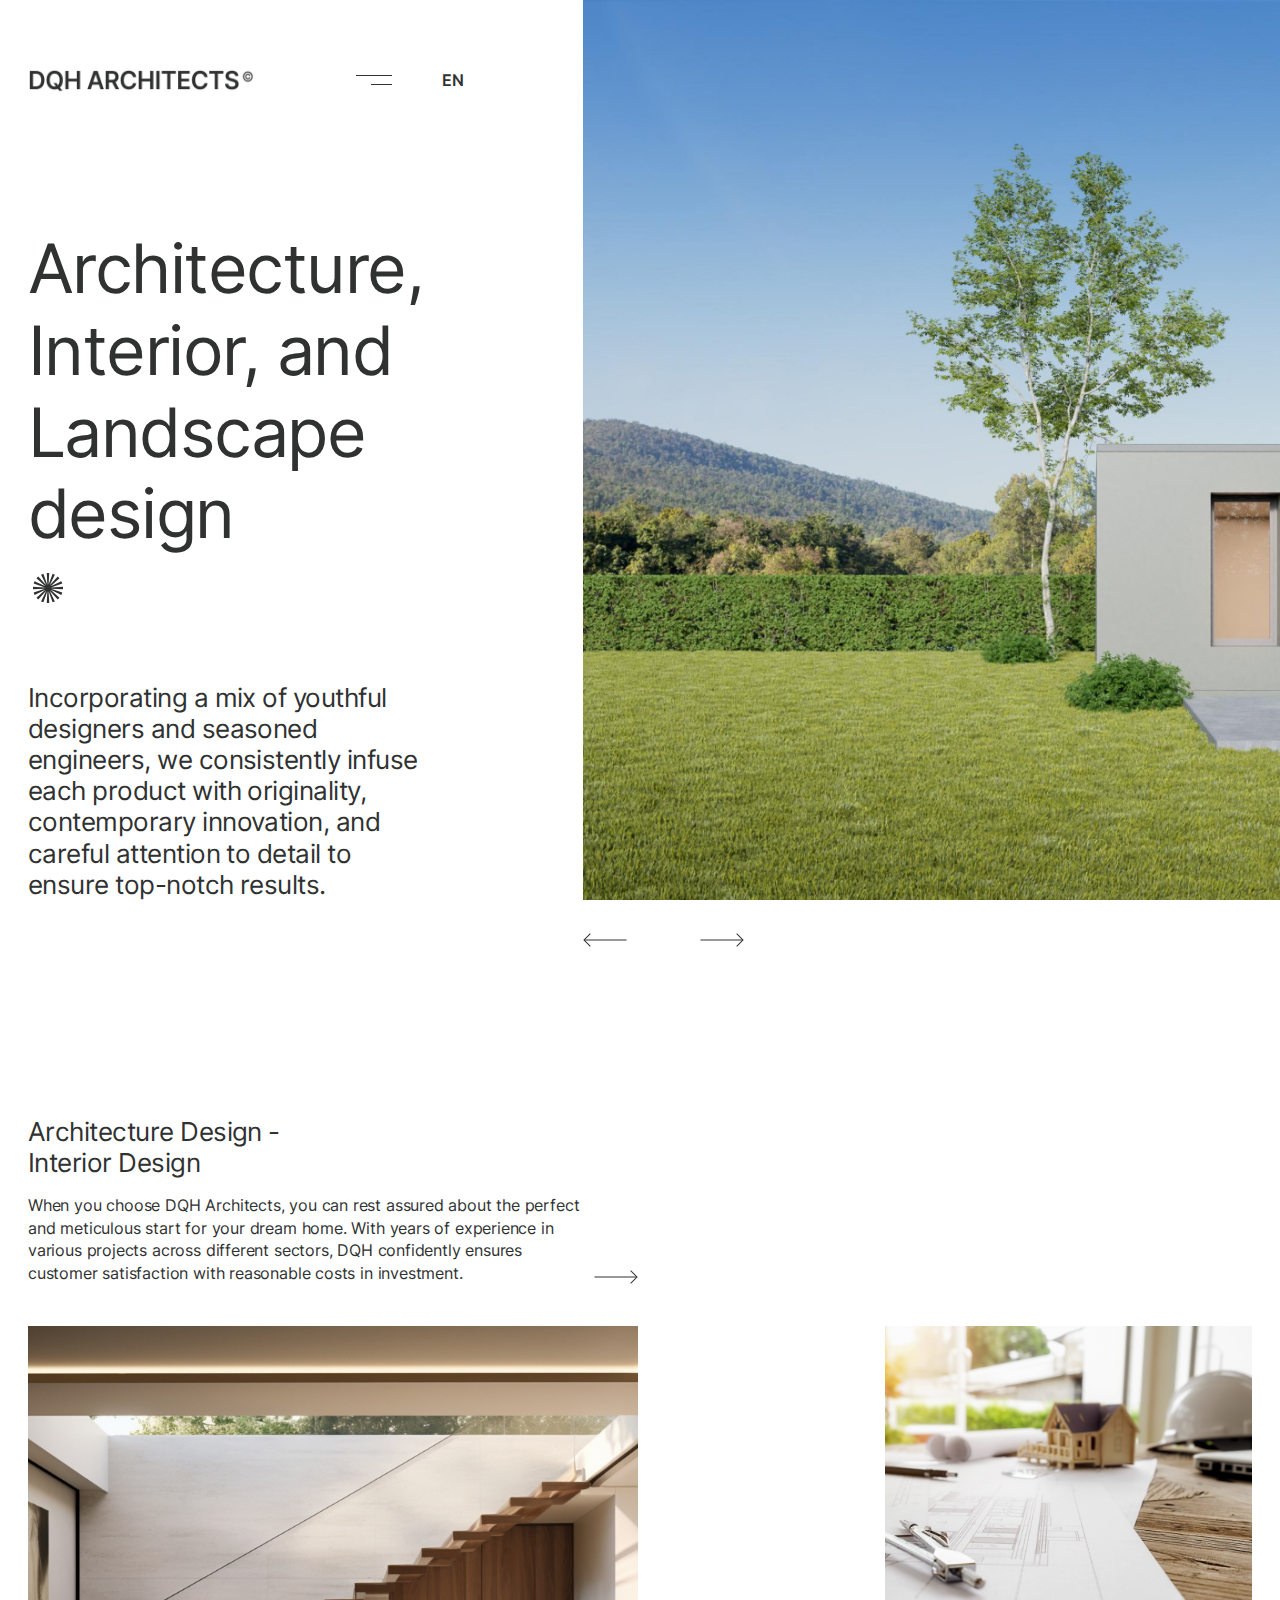
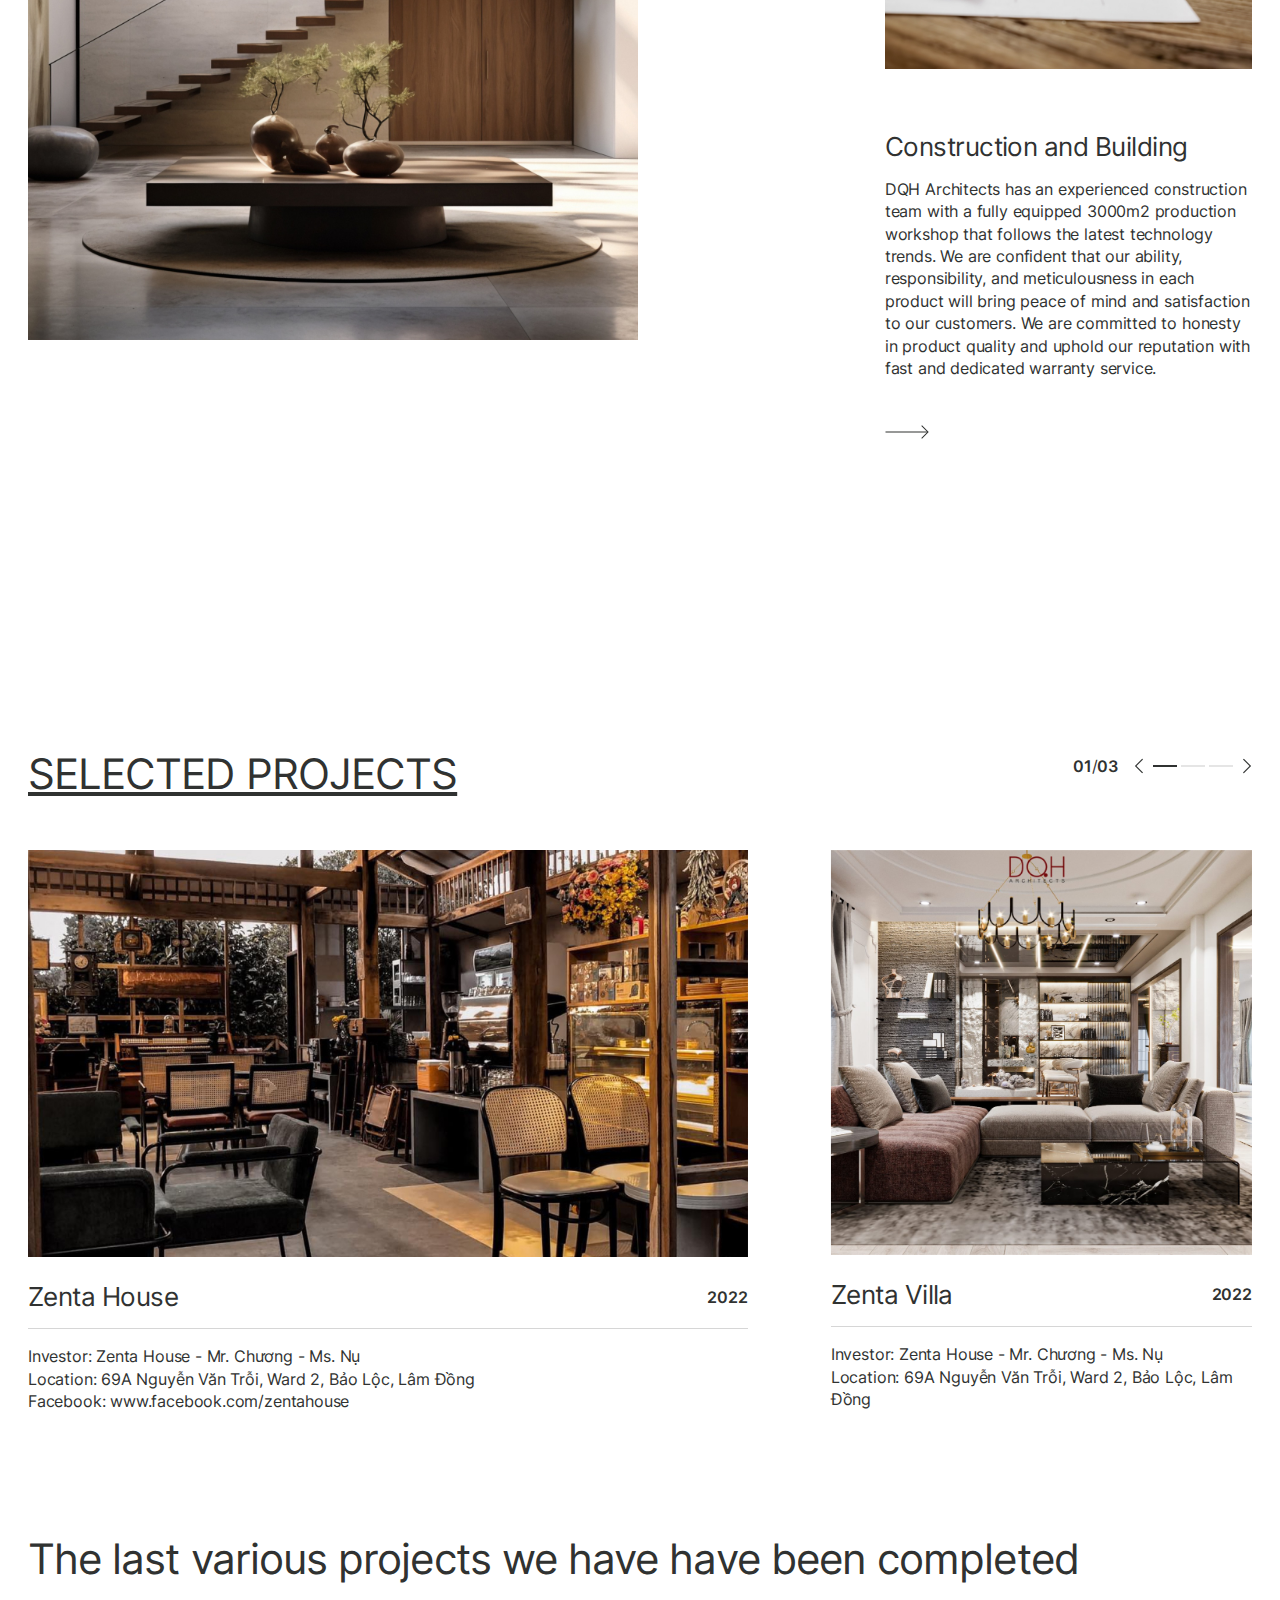
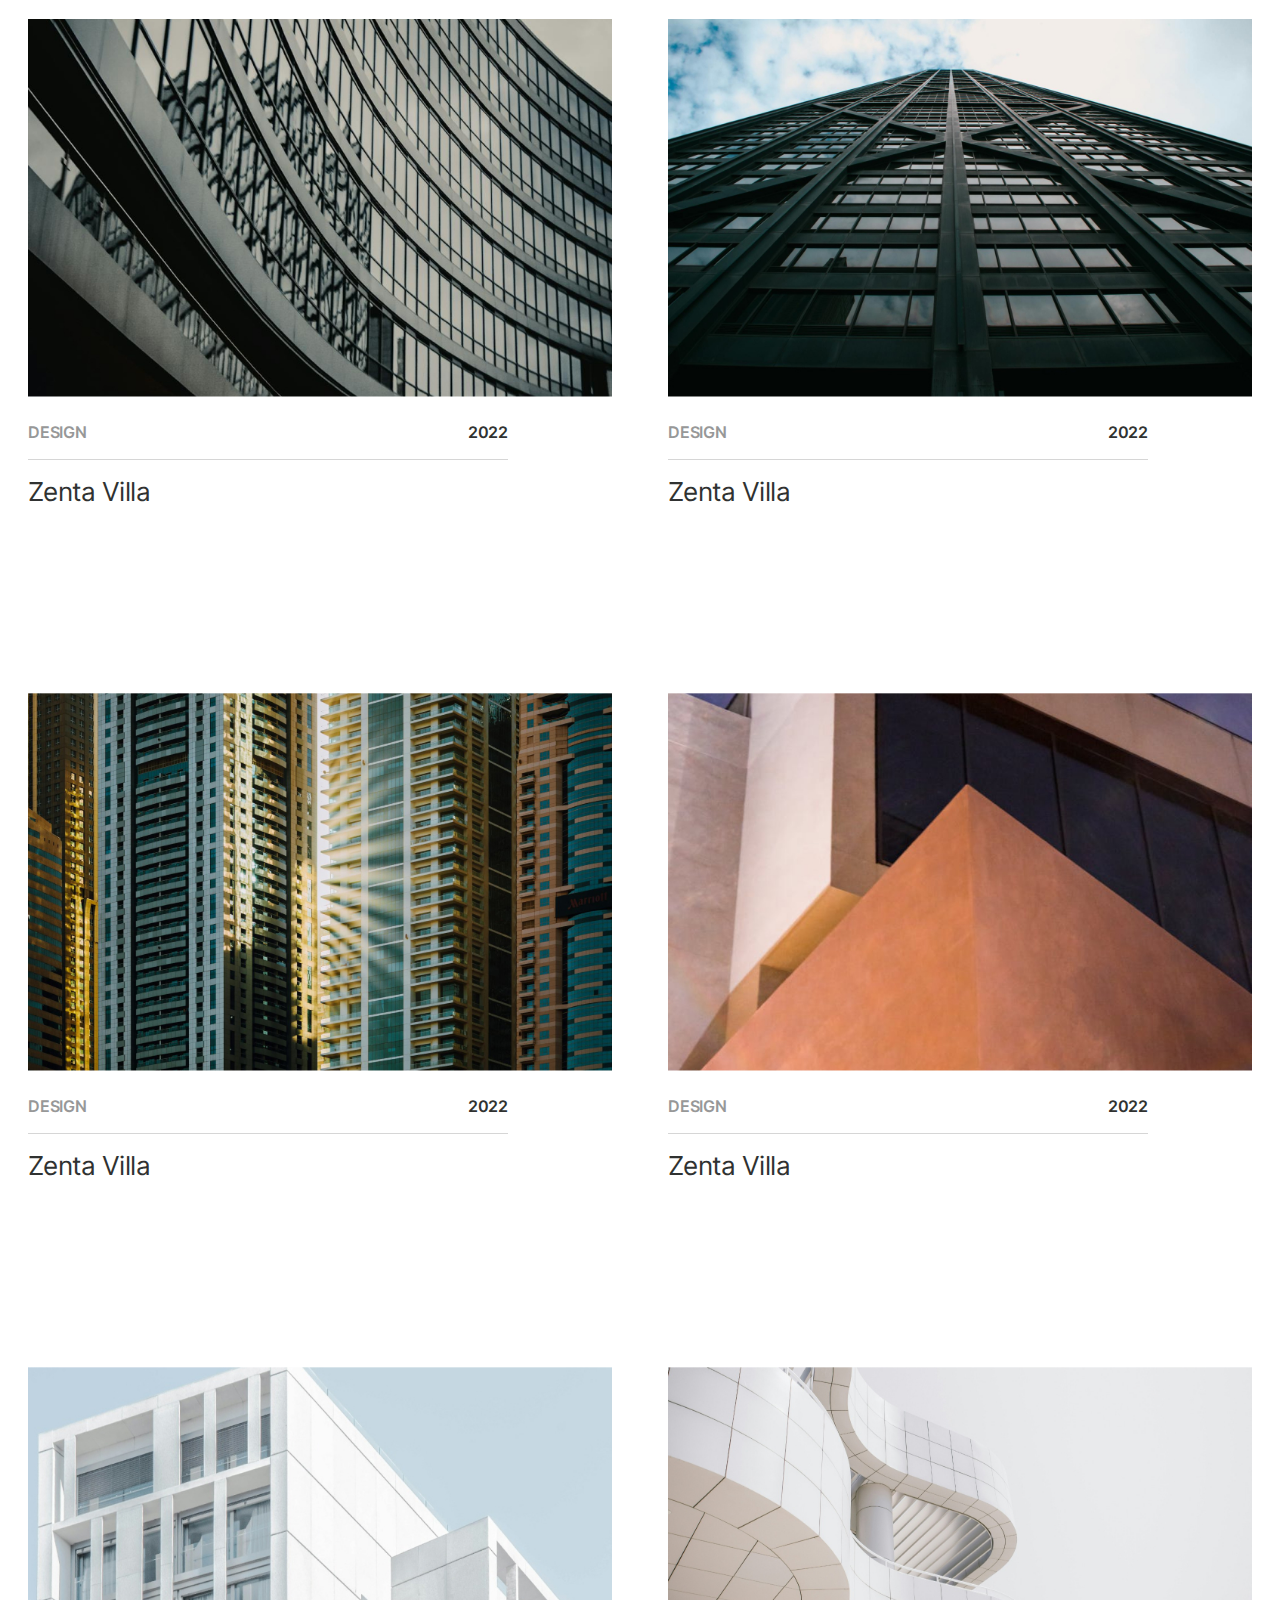
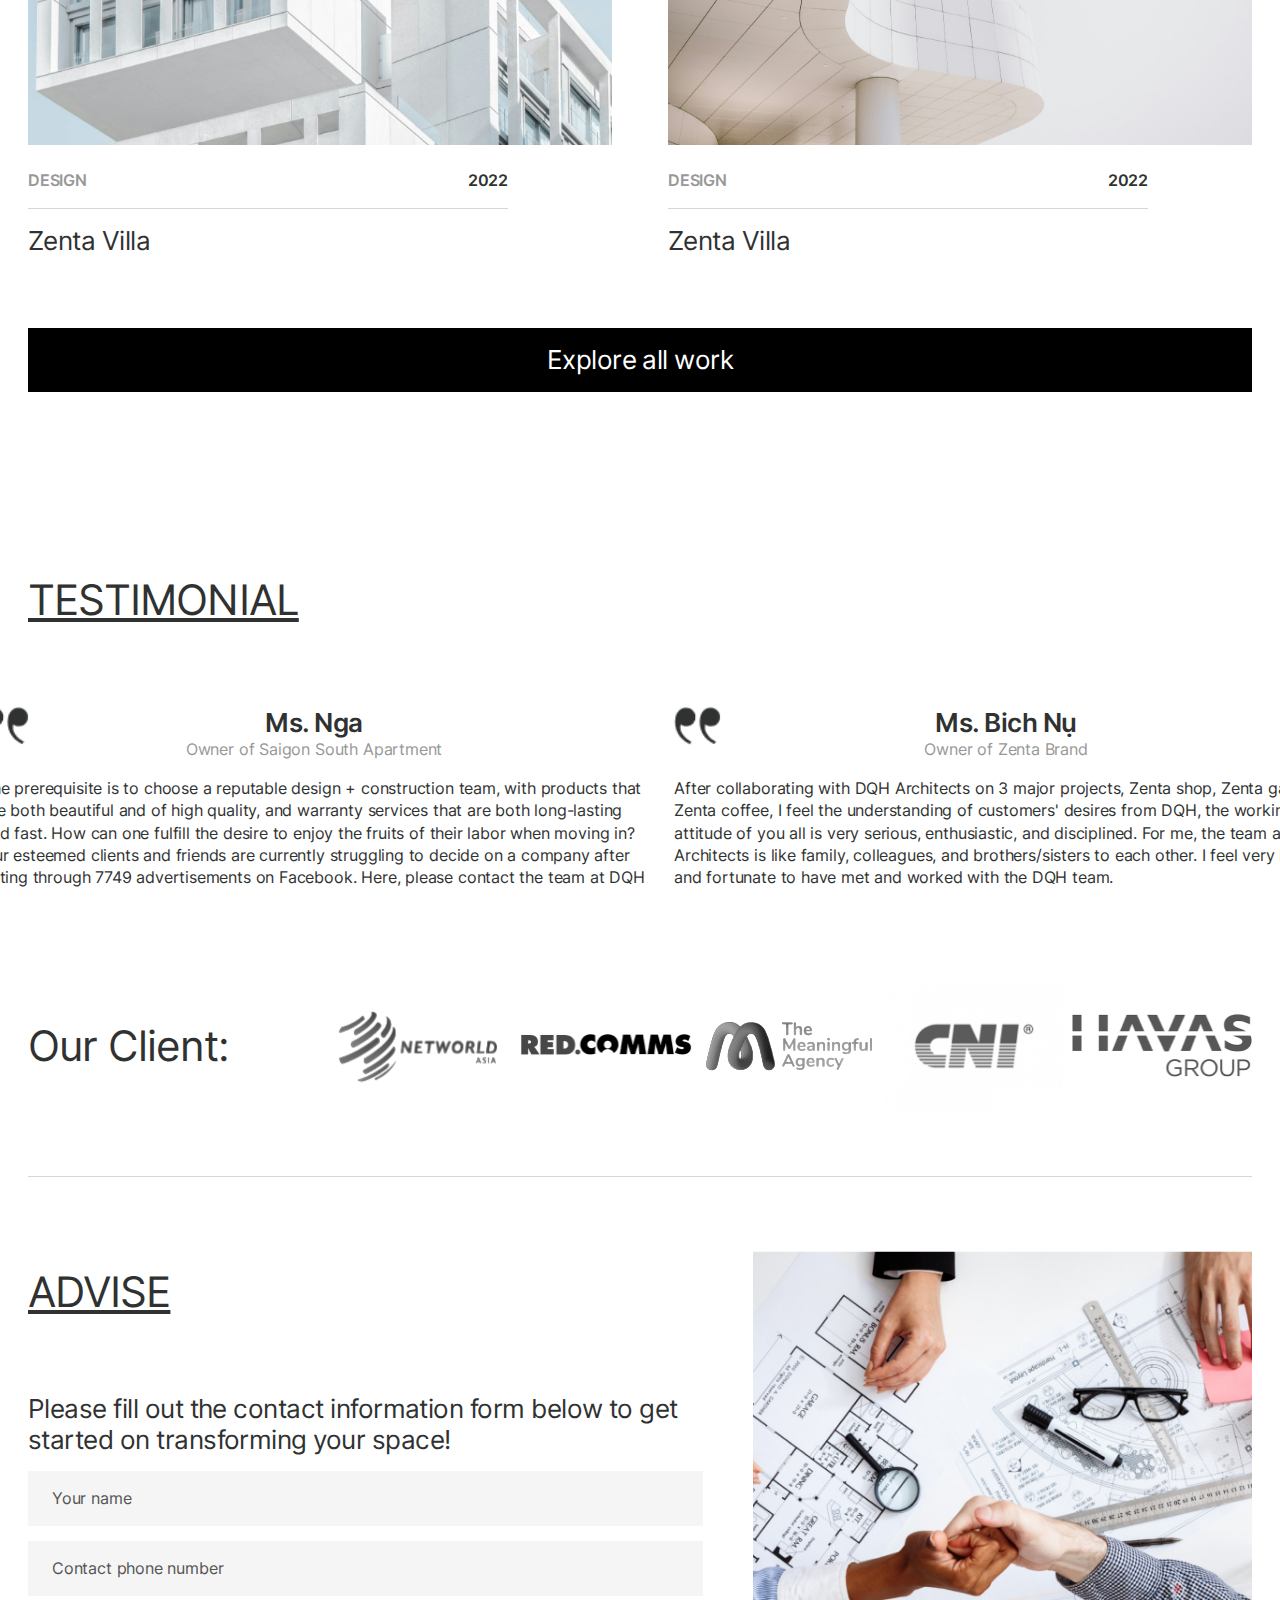
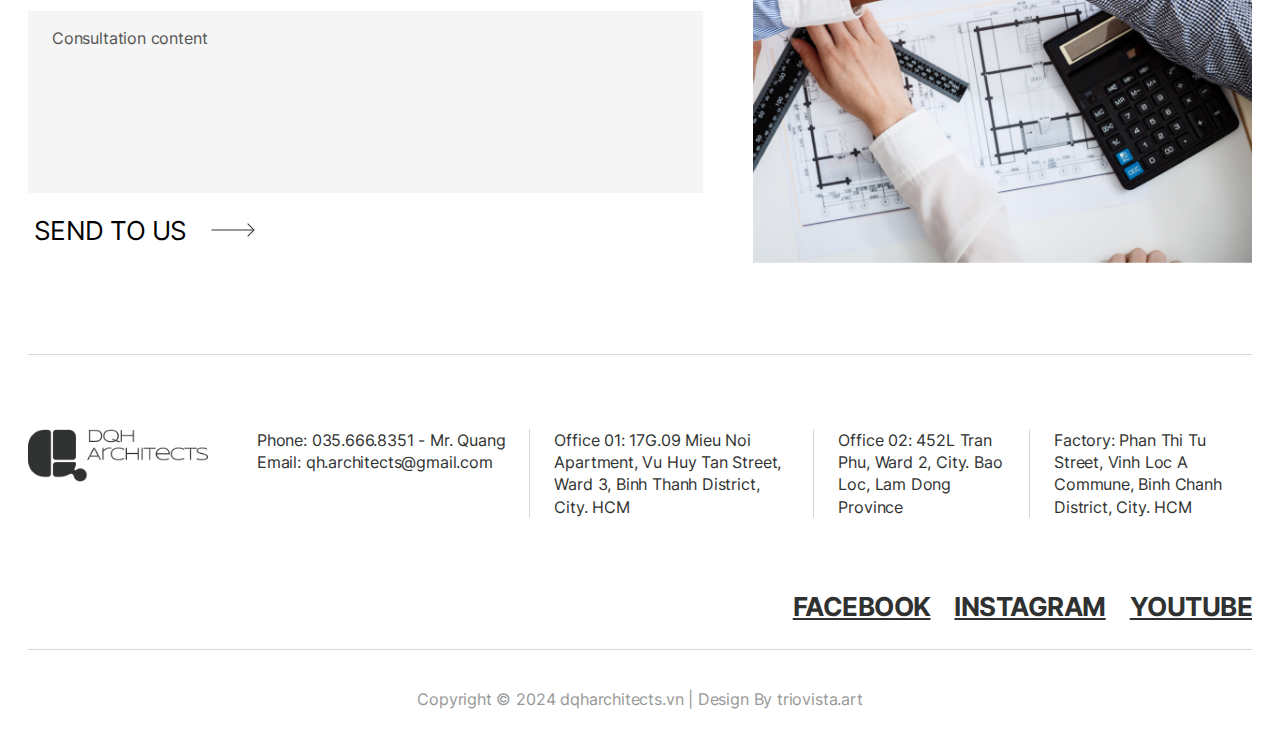
<file: index.html>
<!DOCTYPE html>
<html lang="en">
  <head>
    <meta charset="UTF-8" />
    <meta name="viewport" content="width=device-width, initial-scale=1.0" />
    <title>Document</title>
    <!-- Favicon -->
    <link rel="canonical" href="" />
    <link rel="icon" type="image/x-icon" href="./favicon.ico" />
    <!-- Meta  -->
    <meta name="title" content="DQH ARCHITECTS" />
    <meta name="description" content="DQH ARCHITECTS" />
    <meta name="keyword" content="" />
    <!-- Meta facebook -->
    <meta property="og:locale" content="en" />
    <meta property="og:type" content="article" />
    <meta property="og:title" content="DQH ARCHITECTS" />
    <meta property="og:description" content="DQH ARCHITECTS" />
    <meta property="og:url" content="" />
    <meta property="og:site_name" conte nt="DQH ARCHITECTS" />
    <meta property="og:image" content="img/thumbnail.jpg" />
    <!-- Meta twitter -->
    <meta name="twitter:card" content="" />
    <meta name="twitter:site" content="" />
    <meta name="twitter:title" content="" />
    <meta name="twitter:description" content="" />
    <meta name="twitter:image" content="" />
    <!-- Link -->
    <link rel="stylesheet" href="dest/style.min.css" />
    <link rel="stylesheet" href="dest/fonts.css" />
    <!-- Style -->
    <style></style>
  </head>
  <body>
    <!-- Header -->
    <header class="header" id="home">
      <!-- Logo -->
      <a href="./" class="header__logo">
        <img src="img/logo.png" alt="logo" />
      </a>
      <!-- CTA -->
      <div class="header__cta">
        <!-- Nav menu -->
        <div class="header__cta-nav btnnav">
          <span></span>
        </div>
        <!-- Language dropdown -->
        <div class="header__cta-lang">
          <!-- Current value -->
          <p class="currentlang">EN</p>
          <!-- Dropdown value -->
          <ul class="dropdownlang">
            <li class="dropdownlang__item">VN</li>
            <li class="dropdownlang__item">JP</li>
            <li class="dropdownlang__item">AU</li>
          </ul>
        </div>
      </div>
      <!-- Nav menu -->
      <div class="header__navmobile-wrapper">
        <!-- Nav mobile -->
        <ul class="header__navmobile">
          <!-- Exit button -->
          <li class="btnexit">
            <span></span>
          </li>
          <li class="header__navmobile-item"><a class="underline" href="./">home</a></li>
          <li class="header__navmobile-item">
            <a class="underline" href="introduction.html">introduction</a>
          </li>
          <li class="header__navmobile-item">
            <a class="underline" href="service.html">services</a>
          </li>
          <li class="header__navmobile-item">
            <!-- Title -->
            <div class="title">
              <a class="underline" href="projects.html">projects</a>
              <!-- Dropdown icon -->
              <div class="title__icon">
                <span></span>
              </div>
            </div>
            <!-- Dropdown -->
            <div class="dropdown">
              <!-- Drop down list -->
              <ul class="dropdown__list">
                <li class="dropdown__list-item">
                  <a class="underline" href="projectdetail.html">Civic</a>
                </li>
                <li class="dropdown__list-item">
                  <a class="underline" href="projectdetail.html">Religious </a>
                </li>
                <li class="dropdown__list-item">
                  <a class="underline" href="projectdetail.html">Commercial</a>
                </li>
                <li class="dropdown__list-item">
                  <a class="underline" href="projectdetail.html"
                    >Urban Design / Planning / <br />
                    Landscape Architecture
                  </a>
                </li>
              </ul>
            </div>
          </li>
          <li class="header__navmobile-item"><a class="underline" href="video.html">video</a></li>
          <li class="header__navmobile-item">
            <!-- Title -->
            <div class="title">
              <a class="underline" href="news.html">news</a>
              <!-- Dropdown icon -->
              <div class="title__icon">
                <span></span>
              </div>
            </div>
            <!-- Drop down -->
            <div class="dropdown">
              <!-- Drop down list -->
              <ul class="dropdown__list">
                <li class="dropdown__list-item">
                  <a class="underline" href="newsdetail.html">Design - Construction Process</a>
                </li>
                <li class="dropdown__list-item">
                  <a class="underline" href="newsdetail.html">Sample Quotation Contract </a>
                </li>
                <li class="dropdown__list-item">
                  <a class="underline" href="newsdetail.html">Construction Knowledge</a>
                </li>
              </ul>
            </div>
          </li>
          <li class="header__navmobile-item">
            <a class="underline" href="contact.html">contact</a>
          </li>
        </ul>
      </div>
    </header>
    <!-- Main -->
    <main class="main">
      <!-- Hero -->
      <section class="schero">
        <!-- Textbox  -->
        <div class="textbox">
          <!-- Heading -->
          <h1 class="heading --small">Architecture, Interior, and Landscape design</h1>
          <!-- Logo -->
          <div class="logo">
            <img src="img/wheel-icon.svg" alt="wheel icon" />
          </div>
          <!-- Description -->
          <p class="desc --body-big">
            Incorporating a mix of youthful designers and seasoned engineers, we consistently infuse each product with originality, contemporary innovation, and careful attention to detail to ensure
            top-notch results.
          </p>
        </div>
        <!-- Hero Slider -->
        <div class="schero__slider">
          <!-- Image -->
          <ul class="schero__slider-imglist">
            <li><img src="img/hero-banner-1.jpg" alt="hero banner" /></li>
            <li class="">
              <img src="img/project-img-1.jpg" alt="hero banner" />
            </li>
            <li class="">
              <img src="img/project-img-2.jpg" alt="hero banner" />
            </li>
            <li class="">
              <img src="img/project-img-3.jpg" alt="hero banner" />
            </li>
            <li class="">
              <img src="img/project-img-4.jpg" alt="hero banner" />
            </li>
          </ul>
          <!-- Controls -->
          <div class="schero__slider-controls">
            <!-- Arrow -->
            <div class="btncontrolgroup">
              <!-- Arrow left -->
              <div class="btncontrol --arrowleft arrow">
                <img src="img/arrow-right-icon.svg" alt="arrow left" />
              </div>
              <!-- Arrow right -->
              <div class="btncontrol --arrowright arrow">
                <img src="img/arrow-right-icon.svg" alt="arrow right" />
              </div>
            </div>
            <!-- Number -->
            <div class="paging">
              <!-- Current -->
              <span class="paging__current">01</span>
              /<!-- Total -->
              <span class="paging__total"></span>
            </div>
          </div>
        </div>
      </section>
      <!-- Service -->
      <section class="scservice">
        <div class="container">
          <!-- Aricle 1 Content -->
          <div class="scservice__content">
            <!-- Textbox -->
            <div class="textbox">
              <!-- Heading -->
              <h3 class="heading --h3 --big">Architecture Design - Interior Design</h3>
              <!-- Description -->
              <p class="desc">
                When you choose DQH Architects, you can rest assured about the perfect and meticulous start for your dream home. With years of experience in various projects across different sectors,
                DQH confidently ensures customer satisfaction with reasonable costs in investment.
              </p>
            </div>
            <!-- Arrow -->
            <a href="service.html" class="scservice__content-arrow arrow">
              <img src="img/arrow-right-icon.svg" alt="arrow right" />
            </a>
          </div>
          <!-- Article Group -->
          <div class="scservice__articlesgroup">
            <!-- Article -->
            <article class="scservice__articlesgroup-item article">
              <!-- Image -->
              <a href="service.html" class="thumb">
                <img src="img/service-img-1.jpg" alt="service 1" />
              </a>
            </article>
            <!-- Article -->
            <article class="scservice__articlesgroup-item article">
              <!-- Content -->
              <div class="content">
                <!-- Textbox -->
                <div class="textbox">
                  <!-- Heading -->
                  <h3 class="heading --h3 --big">Construction and Building</h3>
                  <!-- Description -->
                  <p class="desc">
                    DQH Architects has an experienced construction team with a fully equipped 3000m2 production workshop that follows the latest technology trends. We are confident that our ability,
                    responsibility, and meticulousness in each product will bring peace of mind and satisfaction to our customers. We are committed to honesty in product quality and uphold our
                    reputation with fast and dedicated warranty service.
                  </p>
                </div>
                <!-- Arrow -->
                <a href="service.html" class="scservice__content-arrow arrow">
                  <img src="img/arrow-right-icon.svg" alt="arrow right" />
                </a>
              </div>
              <!-- Image -->
              <a href="service.html" class="thumb">
                <img src="img/service-img-2.jpg" alt="service 2" />
              </a>
            </article>
          </div>
        </div>
      </section>
      <!-- Projects -->
      <section class="scprojects">
        <div class="container">
          <!-- Textbox -->
          <div class="scprojects__textbox textbox">
            <!-- Heading -->
            <h2 class="heading --h2">SELECTED PROJECTS</h2>
            <!-- Number -->
            <div class="paging">
              <!-- Current -->
              <p class="paging__current">01</p>
              /<!-- Total -->
              <p class="paging__total"></p>
            </div>
          </div>
          <!-- Slider -->
          <ul class="scprojects__slider">
            <!-- Item -->
            <li class="scprojects__slider-item">
              <!-- Article 1 -->
              <article class="article">
                <!-- Image -->
                <div class="thumb">
                  <img src="img/project-img-1.jpg" alt="project 1" />
                </div>
                <!-- Textbox -->
                <div class="textbox">
                  <!-- Heading group -->
                  <div class="headinggroup">
                    <!-- Heading -->
                    <h3 class="headinggroup__heading heading --h3 --medium">Zenta House</h3>
                    <!-- Year -->
                    <span class="headinggroup__year">2022</span>
                  </div>
                  <!-- Description -->
                  <ul class="content">
                    <li class="content__desc">Investor: Zenta House - Mr. Chương - Ms. Nụ</li>
                    <li class="content__desc">Location: 69A Nguyễn Văn Trỗi, Ward 2, Bảo Lộc, Lâm Đồng</li>
                    <li class="content__desc">Facebook: www.facebook.com/zentahouse</li>
                  </ul>
                </div>
              </article>
              <!-- Article 2 -->
              <article class="article">
                <!-- Image -->
                <div class="thumb">
                  <img src="img/project-img-2.jpg" alt="project 2" />
                </div>
                <!-- Textbox -->
                <div class="textbox">
                  <!-- Heading group -->
                  <div class="headinggroup">
                    <!-- Heading -->
                    <h3 class="headinggroup__heading heading --h3 --medium">Zenta Villa</h3>
                    <!-- Year -->
                    <span class="headinggroup__year">2022</span>
                  </div>
                  <!-- Description -->
                  <ul class="content">
                    <li class="content__desc">Investor: Zenta House - Mr. Chương - Ms. Nụ</li>
                    <li class="content__desc">Location: 69A Nguyễn Văn Trỗi, Ward 2, Bảo Lộc, Lâm Đồng</li>
                    <li class="content__desc">Facebook: www.facebook.com/zentahouse</li>
                  </ul>
                </div>
              </article>
            </li>
            <!-- Item -->
            <li class="scprojects__slider-item">
              <!-- Article 1 -->
              <article class="article">
                <!-- Image -->
                <div class="thumb">
                  <img src="img/project-img-4.jpg" alt="project 1" />
                </div>
                <!-- Textbox -->
                <div class="textbox">
                  <!-- Heading group -->
                  <div class="headinggroup">
                    <!-- Heading -->
                    <h3 class="headinggroup__heading heading --h3 --medium">Zenta House</h3>
                    <!-- Year -->
                    <span class="headinggroup__year">2022</span>
                  </div>
                  <!-- Description -->
                  <ul class="content">
                    <li class="content__desc">Investor: Zenta House - Mr. Chương - Ms. Nụ</li>
                    <li class="content__desc">Location: 69A Nguyễn Văn Trỗi, Ward 2, Bảo Lộc, Lâm Đồng</li>
                    <li class="content__desc">Facebook: www.facebook.com/zentahouse</li>
                  </ul>
                </div>
              </article>
              <!-- Article 2 -->
              <article class="article">
                <!-- Image -->
                <div class="thumb">
                  <img src="img/project-img-3.jpg" alt="project 2" />
                </div>
                <!-- Textbox -->
                <div class="textbox">
                  <!-- Heading group -->
                  <div class="headinggroup">
                    <!-- Heading -->
                    <h3 class="headinggroup__heading heading --h3 --medium">Zenta Villa</h3>
                    <!-- Year -->
                    <span class="headinggroup__year">2022</span>
                  </div>
                  <!-- Description -->
                  <ul class="content">
                    <li class="content__desc">Investor: Zenta House - Mr. Chương - Ms. Nụ</li>
                    <li class="content__desc">Location: 69A Nguyễn Văn Trỗi, Ward 2, Bảo Lộc, Lâm Đồng</li>
                    <li class="content__desc">Facebook: www.facebook.com/zentahouse</li>
                  </ul>
                </div>
              </article>
            </li>
            <!-- Item -->
            <li class="scprojects__slider-item">
              <!-- Article 1 -->
              <article class="article">
                <!-- Image -->
                <div class="thumb">
                  <img src="img/project-img-5.jpg" alt="project 1" />
                </div>
                <!-- Textbox -->
                <div class="textbox">
                  <!-- Heading group -->
                  <div class="headinggroup">
                    <!-- Heading -->
                    <h3 class="headinggroup__heading heading --h3 --medium">Zenta House</h3>
                    <!-- Year -->
                    <span class="headinggroup__year">2022</span>
                  </div>
                  <!-- Description -->
                  <ul class="content">
                    <li class="content__desc">Investor: Zenta House - Mr. Chương - Ms. Nụ</li>
                    <li class="content__desc">Location: 69A Nguyễn Văn Trỗi, Ward 2, Bảo Lộc, Lâm Đồng</li>
                    <li class="content__desc">Facebook: www.facebook.com/zentahouse</li>
                  </ul>
                </div>
              </article>
              <!-- Article 2 -->
              <article class="article">
                <!-- Image -->
                <div class="thumb">
                  <img src="img/project-img-6.jpg" alt="project 2" />
                </div>
                <!-- Textbox -->
                <div class="textbox">
                  <!-- Heading group -->
                  <div class="headinggroup">
                    <!-- Heading -->
                    <h3 class="headinggroup__heading heading --h3 --medium">Zenta Villa</h3>
                    <!-- Year -->
                    <span class="headinggroup__year">2022</span>
                  </div>
                  <!-- Description -->
                  <ul class="content">
                    <li class="content__desc">Investor: Zenta House - Mr. Chương - Ms. Nụ</li>
                    <li class="content__desc">Location: 69A Nguyễn Văn Trỗi, Ward 2, Bảo Lộc, Lâm Đồng</li>
                    <li class="content__desc">Facebook: www.facebook.com/zentahouse</li>
                  </ul>
                </div>
              </article>
            </li>
          </ul>
        </div>
      </section>
      <!-- Last projects -->
      <section class="sclastprojects">
        <div class="container">
          <!-- Textbox -->
          <div class="textbox">
            <!-- Heading -->
            <h2 class="heading --h2">The last various projects we have have been completed</h2>
          </div>
          <!-- Articles -->
          <ul class="sclastprojects__articlelist">
            <li class="sclastprojects__articlelist-group">
              <!-- Article 1 -->
              <article class="article">
                <!-- Image -->
                <a href="projectdetail.html" class="thumb">
                  <img src="img/project-img-3.jpg" alt="project 3" />
                </a>
                <!-- Content -->
                <div class="textbox">
                  <!-- Heading group -->
                  <div class="headinggroup">
                    <!-- Heading -->
                    <span class="headinggroup__tag tag">DESIGN</span>
                    <!-- Year -->
                    <span class="headinggroup__year">2022</span>
                  </div>
                  <!-- Title -->
                  <h3 class="heading --h3 --medium">
                    <a href="projectdetail.html"> Zenta Villa</a>
                  </h3>
                </div>
              </article>
              <!-- Article 2 -->
              <article class="article">
                <!-- Image -->
                <a href="projectdetail.html" class="thumb">
                  <img src="img/project-img-4.jpg" alt="project 4" />
                </a>
                <!-- Content -->
                <div class="textbox">
                  <!-- Heading group -->
                  <div class="headinggroup">
                    <!-- Heading -->
                    <span class="headinggroup__tag tag">DESIGN</span>
                    <!-- Year -->
                    <span class="headinggroup__year">2022</span>
                  </div>
                  <!-- Title -->
                  <h3 class="heading --h3 --medium">
                    <a href="projectdetail.html">Zenta Villa</a>
                  </h3>
                </div>
              </article>
            </li>
            <li class="sclastprojects__articlelist-group">
              <!-- Article 1 -->
              <article class="article">
                <!-- Image -->
                <a href="projectdetail.html" class="thumb">
                  <img src="img/project-img-5.jpg" alt="project 3" />
                </a>
                <!-- Content -->
                <div class="textbox">
                  <!-- Heading group -->
                  <div class="headinggroup">
                    <!-- Heading -->
                    <span class="headinggroup__tag tag">DESIGN</span>
                    <!-- Year -->
                    <span class="headinggroup__year">2022</span>
                  </div>
                  <!-- Title -->
                  <h3 class="heading --h3 --medium"><a href="projectdetail.html">Zenta Villa</a></h3>
                </div>
              </article>
              <!-- Article 2 -->
              <article class="article">
                <!-- Image -->
                <a href="projectdetail.html" class="thumb">
                  <img src="img/project-img-6.jpg" alt="project 4" />
                </a>
                <!-- Content -->
                <div class="textbox">
                  <!-- Heading group -->
                  <div class="headinggroup">
                    <!-- Heading -->
                    <span class="headinggroup__tag tag">DESIGN</span>
                    <!-- Year -->
                    <span class="headinggroup__year">2022</span>
                  </div>
                  <!-- Title -->
                  <h3 class="heading --h3 --medium"><a href="projectdetail.html">Zenta Villa</a></h3>
                </div>
              </article>
            </li>
            <li class="sclastprojects__articlelist-group">
              <!-- Article 1 -->
              <article class="article">
                <!-- Image -->
                <a href="projectdetail.html" class="thumb">
                  <img src="img/project-img-7.jpg" alt="project 3" />
                </a>
                <!-- Content -->
                <div class="textbox">
                  <!-- Heading group -->
                  <div class="headinggroup">
                    <!-- Heading -->
                    <span class="headinggroup__tag tag">DESIGN</span>
                    <!-- Year -->
                    <span class="headinggroup__year">2022</span>
                  </div>
                  <!-- Title -->
                  <h3 class="heading --h3 --medium"><a href="projectdetail.html">Zenta Villa</a></h3>
                </div>
              </article>
              <!-- Article 2 -->
              <article class="article">
                <!-- Image -->
                <a href="projectdetail.html" class="thumb">
                  <img src="img/project-img-8.jpg" alt="project 4" />
                </a>
                <!-- Content -->
                <div class="textbox">
                  <!-- Heading group -->
                  <div class="headinggroup">
                    <!-- Heading -->
                    <span class="headinggroup__tag tag">DESIGN</span>
                    <!-- Year -->
                    <span class="headinggroup__year">2022</span>
                  </div>
                  <!-- Title -->
                  <h3 class="heading --h3 --medium"><a href="projectdetail.html">Zenta Villa</a></h3>
                </div>
              </article>
            </li>
          </ul>
          <!-- Button -->
          <a href="projects.html" class="btnviewall"> Explore all work </a>
        </div>
      </section>
      <!-- TESTIMONIAL -->
      <section class="sctestimonial">
        <div class="container">
          <!-- Textbox -->
          <div class="textbox">
            <!-- Heading -->
            <h2 class="heading --h2">TESTIMONIAL</h2>
          </div>
        </div>
        <!-- Carousel -->
        <ul class="sctestimonial__carousel">
          <li class="sctestimonial__carousel-item">
            <!-- Title -->
            <div class="title">
              <!-- Comma -->
              <div class="title__icon">
                <img src="img/comma-icon.png" alt="comma icon" />
              </div>
              <!-- Content -->
              <div class="title__content">
                <!-- Heading -->
                <h3 class="heading --h3">Ms. Nga</h3>
                <!-- Desc -->
                <span class="desc">Owner of Saigon South Apartment</span>
              </div>
            </div>
            <!-- Content -->
            <p class="content">
              The prerequisite is to choose a reputable design + construction team, with products that are both beautiful and of high quality, and warranty services that are both long-lasting and
              fast. How can one fulfill the desire to enjoy the fruits of their labor when moving in? Our esteemed clients and friends are currently struggling to decide on a company after sifting
              through 7749 advertisements on Facebook. Here, please contact the team at DQH Architects for dedicated and heartfelt advice, just like their own home.
            </p>
          </li>
          <li class="sctestimonial__carousel-item">
            <!-- Title -->
            <div class="title">
              <!-- Comma -->
              <div class="title__icon">
                <img src="img/comma-icon.png" alt="comma icon" />
              </div>
              <!-- Content -->
              <div class="title__content">
                <!-- Heading -->
                <h3 class="heading --h3">Ms. Bich Nụ</h3>
                <!-- Desc -->
                <span class="desc">Owner of Zenta Brand</span>
              </div>
            </div>
            <!-- Content -->
            <p class="content">
              After collaborating with DQH Architects on 3 major projects, Zenta shop, Zenta garden, Zenta coffee, I feel the understanding of customers' desires from DQH, the working attitude of you
              all is very serious, enthusiastic, and disciplined. For me, the team at DQH Architects is like family, colleagues, and brothers/sisters to each other. I feel very happy and fortunate to
              have met and worked with the DQH team.
            </p>
          </li>
          <li class="sctestimonial__carousel-item">
            <!-- Title -->
            <div class="title">
              <!-- Comma -->
              <div class="title__icon">
                <img src="img/comma-icon.png" alt="comma icon" />
              </div>
              <!-- Content -->
              <div class="title__content">
                <!-- Heading -->
                <h3 class="heading --h3">Mr. Hùng</h3>
                <!-- Desc -->
                <span class="desc">Chairman of the Corporation</span>
              </div>
            </div>
            <!-- Content -->
            <p class="content">
              After collaborating on the construction of our first office, Havas Vietnam saw the credibility and quality from the contractor DQH, we decided to invite DQH to continue construction on
              our second office. Havas Vietnam is delighted to have a long-term partnership with DQH.
            </p>
          </li>
        </ul>
      </section>
      <!-- Partner logo -->
      <section class="scpartnerlogo">
        <div class="container">
          <!-- Heading -->
          <h2 class="heading --h2 --medium">Our Client:</h2>
          <!-- Carousel -->
          <div class="scpartnerlogo__carousel">
            <!-- Logo -->
            <div class="scpartnerlogo__carousel-logo">
              <img src="img/partner-logo-1.png" alt="partner-logo-1" />
            </div>
            <!-- Logo -->
            <div class="scpartnerlogo__carousel-logo">
              <img src="img/partner-logo-2.png" alt="partner-logo-2" />
            </div>
            <!-- Logo -->
            <div class="scpartnerlogo__carousel-logo">
              <img src="img/partner-logo-3.png" alt="partner-logo-3" />
            </div>
            <!-- Logo -->
            <div class="scpartnerlogo__carousel-logo">
              <img src="img/partner-logo-4.png" alt="partner-logo-4" />
            </div>
            <!-- Logo -->
            <div class="scpartnerlogo__carousel-logo">
              <img src="img/partner-logo-5.png" alt="partner-logo-5" />
            </div>
          </div>
        </div>
      </section>
      <!-- Advise -->
      <section class="scadvise">
        <div class="container">
          <!-- INner -->
          <div class="scadvise__inner">
            <form action="#" class="scadvise__form">
              <!-- Textbox -->
              <div class="textbox">
                <!-- Heading -->
                <h2 class="heading --h2">Advise</h2>
              </div>
              <!-- Form -->
              <div class="scadvise__form-wrapper">
                <h3 class="--h3">Please fill out the contact information form below to get started on transforming your space!</h3>
                <!-- Name -->
                <div class="formgroup">
                  <input type="text" placeholder="Your name" id="name" name="name" />
                  <p class="--error">Please fill in this field!</p>
                </div>
                <!-- Phone -->
                <div class="formgroup">
                  <input type="text" placeholder="Contact phone number" id="phonenumber" name="phonenumber" />
                  <p class="--error">Please fill in this field!</p>
                </div>
                <!-- Consultation content -->
                <div class="formgroup">
                  <textarea name="consultation" id="consultation" placeholder="Consultation content"></textarea>
                  <p class="--error">Please fill in this field!</p>
                </div>
                <!-- Button submit -->
                <button class="btnsubmit" type="submit">
                  <span>
                  send to us
                  </span>
                  <div class="icon arrow">
                    <img src="img/arrow-right-icon.svg" alt="arrow-right-icon" />
                  </div>
                </button>
              </div>
            </form>
            <!-- Image -->
            <div class="thumb">
              <img src="img/advise-img-1.jpg" alt="advise 1" />
            </div>
          </div>
        </div>
      </section>
    </main>
    <!-- Footer -->
    <footer class="footer">
      <div class="container">
        <!-- Contact -->
        <div class="footer__contact">
          <!-- Logo -->
          <a href="./" class="footer__contact-logo">
            <img src="img/footer-logo.png" alt="footer logo" />
          </a>
          <!-- Info -->
          <div class="footer__contact-info">
            <p>
              Phone: 035.666.8351 - Mr. Quang <br />
              Email: qh.architects@gmail.com
            </p>
            <p>Office 01: 17G.09 Mieu Noi Apartment, Vu Huy Tan Street, Ward 3, Binh Thanh District, City. HCM</p>
            <p>Office 02: 452L Tran Phu, Ward 2, City. Bao Loc, Lam Dong Province</p>
            <p>Factory: Phan Thi Tu Street, Vinh Loc A Commune, Binh Chanh District, City. HCM</p>
          </div>
        </div>
        <!-- Socials -->
        <div class="footer__socials">
          <a href="https://www.facebook.com/tommynhat/" target="_blank">facebook</a>
          <a href="https://www.instagram.com/triovista.art/" target="_blank">instagram</a>
          <a href="https://www.instagram.com/triovista.art/" target="_blank">youtube</a>
        </div>
        <!-- Copyright -->
        <div class="footer__copyright">
          <p>Copyright © 2024 dqharchitects.vn | Design By triovista.art</p>
        </div>
      </div>
    </footer>
    <!-- Js -->
    <script src="dest/jsmain.min.js"></script>
    <script src="dest/main.js"></script>
  </body>
</html>
</file>
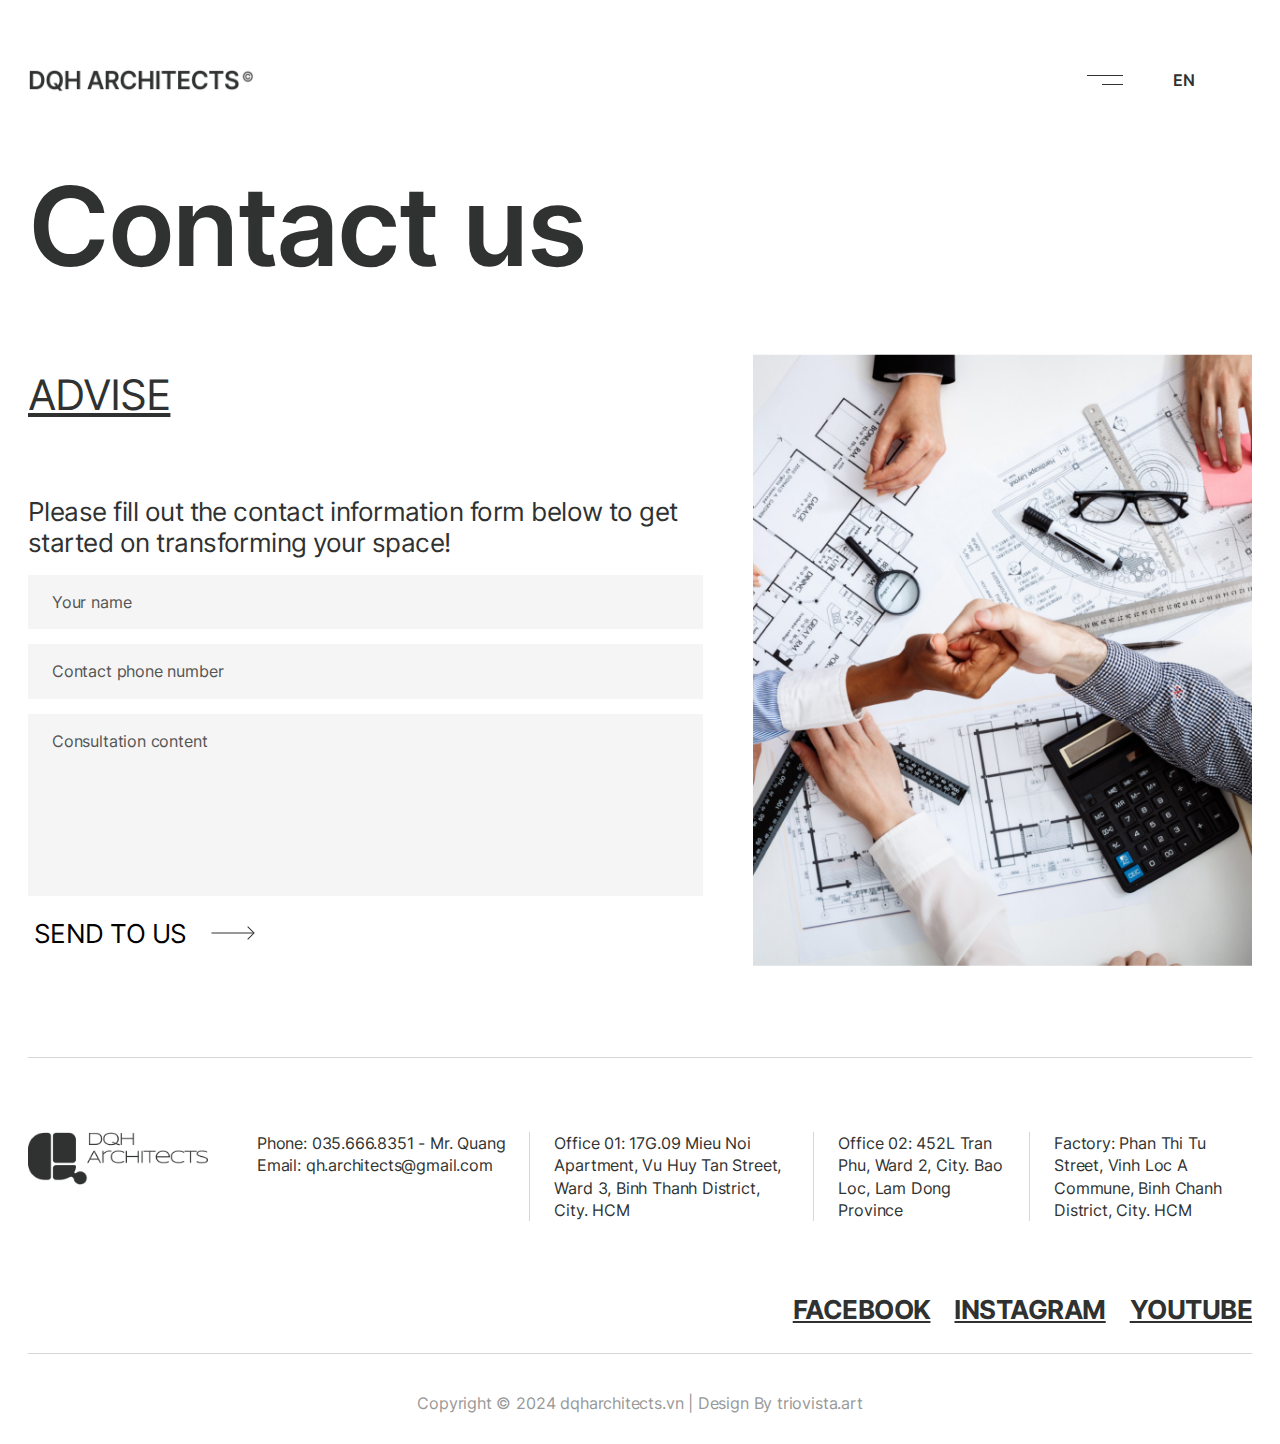
<file: contact.html>
<!DOCTYPE html>
<html lang="en">
  <head>
    <meta charset="UTF-8" />
    <meta name="viewport" content="width=device-width, initial-scale=1.0" />
    <title>Document</title>
    <!-- Favicon -->
    <link rel="canonical" href="" />
    <link rel="icon" type="image/x-icon" href="./favicon.ico" />
    <!-- Meta  -->
    <meta name="title" content="DQH ARCHITECTS" />
    <meta name="description" content="DQH ARCHITECTS" />
    <meta name="keyword" content="" />
    <!-- Meta facebook -->
    <meta property="og:locale" content="en" />
    <meta property="og:type" content="article" />
    <meta property="og:title" content="DQH ARCHITECTS" />
    <meta property="og:description" content="DQH ARCHITECTS" />
    <meta property="og:url" content="" />
    <meta property="og:site_name" conte nt="DQH ARCHITECTS" />
    <meta property="og:image" content="img/thumbnail.jpg" />
    <!-- Meta twitter -->
    <meta name="twitter:card" content="" />
    <meta name="twitter:site" content="" />
    <meta name="twitter:title" content="" />
    <meta name="twitter:description" content="" />
    <meta name="twitter:image" content="" />
    <!-- Link -->
    <link rel="stylesheet" href="dest/style.min.css" />
    <link rel="stylesheet" href="dest/fonts.css" />
    <!-- Style -->
    <style></style>
  </head>
  <body>
    <!-- Header -->
    <header class="header" id="contact">
      <!-- Logo -->
      <a href="./" class="header__logo">
        <img src="img/logo.png" alt="logo" />
      </a>
      <!-- CTA -->
      <div class="header__cta">
        <!-- Nav menu -->
        <div class="header__cta-nav btnnav">
          <span></span>
        </div>
        <!-- Language dropdown -->
        <div class="header__cta-lang">
          <!-- Current value -->
          <p class="currentlang">EN</p>
          <!-- Dropdown value -->
          <ul class="dropdownlang">
            <li class="dropdownlang__item">VN</li>
            <li class="dropdownlang__item">JP</li>
            <li class="dropdownlang__item">AU</li>
          </ul>
        </div>
      </div>
      <!-- Nav menu -->
      <div class="header__navmobile-wrapper">
        <!-- Nav mobile -->
        <ul class="header__navmobile">
          <!-- Exit button -->
          <li class="btnexit">
            <span></span>
          </li>
          <li class="header__navmobile-item"><a class="underline" href="./">home</a></li>
          <li class="header__navmobile-item">
            <a class="underline" href="introduction.html">introduction</a>
          </li>
          <li class="header__navmobile-item">
            <a class="underline" href="service.html">services</a>
          </li>
          <li class="header__navmobile-item">
            <!-- Title -->
            <div class="title">
              <a class="underline" href="projects.html">projects</a>
              <!-- Dropdown icon -->
              <div class="title__icon">
                <span></span>
              </div>
            </div>
            <!-- Dropdown -->
            <div class="dropdown">
              <!-- Drop down list -->
              <ul class="dropdown__list">
                <li class="dropdown__list-item">
                  <a class="underline" href="projectdetail.html">Civic</a>
                </li>
                <li class="dropdown__list-item">
                  <a class="underline" href="projectdetail.html">Religious </a>
                </li>
                <li class="dropdown__list-item">
                  <a class="underline" href="projectdetail.html">Commercial</a>
                </li>
                <li class="dropdown__list-item">
                  <a class="underline" href="projectdetail.html"
                    >Urban Design / Planning / <br />
                    Landscape Architecture
                  </a>
                </li>
              </ul>
            </div>
          </li>
          <li class="header__navmobile-item"><a class="underline" href="video.html">video</a></li>
          <li class="header__navmobile-item">
            <!-- Title -->
            <div class="title">
              <a class="underline" href="news.html">news</a>
              <!-- Dropdown icon -->
              <div class="title__icon">
                <span></span>
              </div>
            </div>
            <!-- Drop down -->
            <div class="dropdown">
              <!-- Drop down list -->
              <ul class="dropdown__list">
                <li class="dropdown__list-item">
                  <a class="underline" href="newsdetail.html">Design - Construction Process</a>
                </li>
                <li class="dropdown__list-item">
                  <a class="underline" href="newsdetail.html">Sample Quotation Contract </a>
                </li>
                <li class="dropdown__list-item">
                  <a class="underline" href="newsdetail.html">Construction Knowledge</a>
                </li>
              </ul>
            </div>
          </li>
          <li class="header__navmobile-item">
            <a class="underline" href="contact.html">contact</a>
          </li>
        </ul>
      </div>
    </header>
    <!-- Main -->
    <main class="main" id="contact">
      <!-- Contact hero -->
      <section class="sccontacthero">
        <div class="container">
          <!-- Heading -->
          <h1 class="heading">Contact us</h1>
        </div>
      </section>
      <!-- Advise -->
      <section class="scadvise">
        <div class="container">
          <!-- INner -->
          <div class="scadvise__inner">
            <form action="#" class="scadvise__form">
              <!-- Textbox -->
              <div class="textbox">
                <!-- Heading -->
                <h2 class="heading --h2">Advise</h2>
              </div>
              <!-- Form -->
              <div class="scadvise__form-wrapper">
                <h3 class="--h3">Please fill out the contact information form below to get started on transforming your space!</h3>
                <!-- Name -->
                <div class="formgroup">
                  <input type="text" placeholder="Your name" id="name" name="name" />
                  <p class="--error">Please fill in this field!</p>
                </div>
                <!-- Phone -->
                <div class="formgroup">
                  <input type="text" placeholder="Contact phone number" id="phonenumber" name="phonenumber" />
                  <p class="--error">Please fill in this field!</p>
                </div>
                <!-- Consultation content -->
                <div class="formgroup">
                  <textarea name="consultation" id="consultation" placeholder="Consultation content"></textarea>
                  <p class="--error">Please fill in this field!</p>
                </div>
                <!-- Button submit -->
                <button class="btnsubmit" type="submit">
                  <span>
                    
                  send to us
                  </span>
                  <div class="icon arrow">
                    <img src="img/arrow-right-icon.svg" alt="arrow-right-icon" />
                  </div>
                </button>
              </div>
            </form>
            <!-- Image -->
            <div class="thumb">
              <img src="img/advise-img-1.jpg" alt="advise 1" />
            </div>
          </div>
        </div>
      </section>
    </main>
    <!-- Footer -->
    <footer class="footer">
      <div class="container">
        <!-- Contact -->
        <div class="footer__contact">
          <!-- Logo -->
          <a href="./" class="footer__contact-logo">
            <img src="img/footer-logo.png" alt="footer logo" />
          </a>
          <!-- Info -->
          <div class="footer__contact-info">
            <p>
              Phone: 035.666.8351 - Mr. Quang <br />
              Email: qh.architects@gmail.com
            </p>
            <p>Office 01: 17G.09 Mieu Noi Apartment, Vu Huy Tan Street, Ward 3, Binh Thanh District, City. HCM</p>
            <p>Office 02: 452L Tran Phu, Ward 2, City. Bao Loc, Lam Dong Province</p>
            <p>Factory: Phan Thi Tu Street, Vinh Loc A Commune, Binh Chanh District, City. HCM</p>
          </div>
        </div>
        <!-- Socials -->
        <div class="footer__socials">
          <a href="https://www.facebook.com/tommynhat/" target="_blank">facebook</a>
          <a href="https://www.instagram.com/triovista.art/" target="_blank">instagram</a>
          <a href="https://www.instagram.com/triovista.art/" target="_blank">youtube</a>
        </div>
        <!-- Copyright -->
        <div class="footer__copyright">
          <p>Copyright © 2024 dqharchitects.vn | Design By triovista.art</p>
        </div>
      </div>
    </footer>
    <!-- Js -->
    <script src="dest/jsmain.min.js"></script>
    <script src="dest/main.js"></script>
  </body>
</html>
</file>
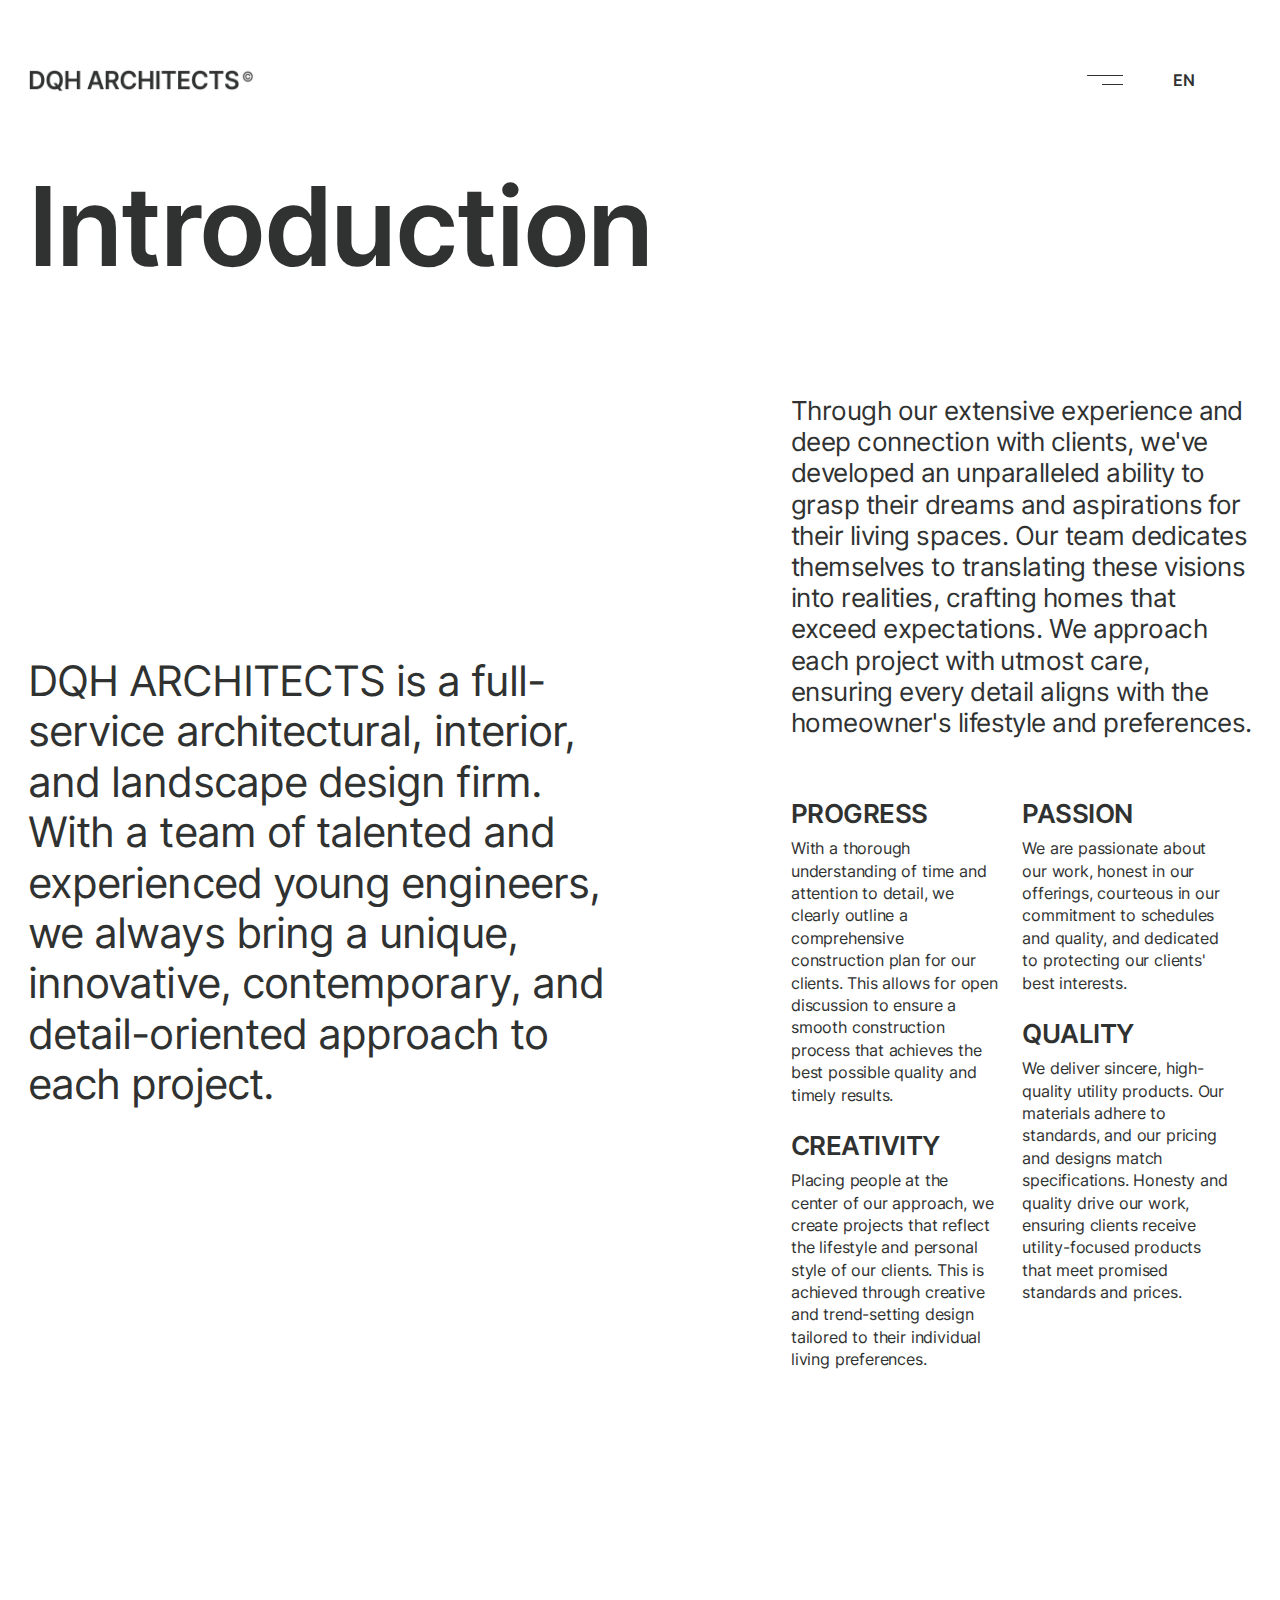
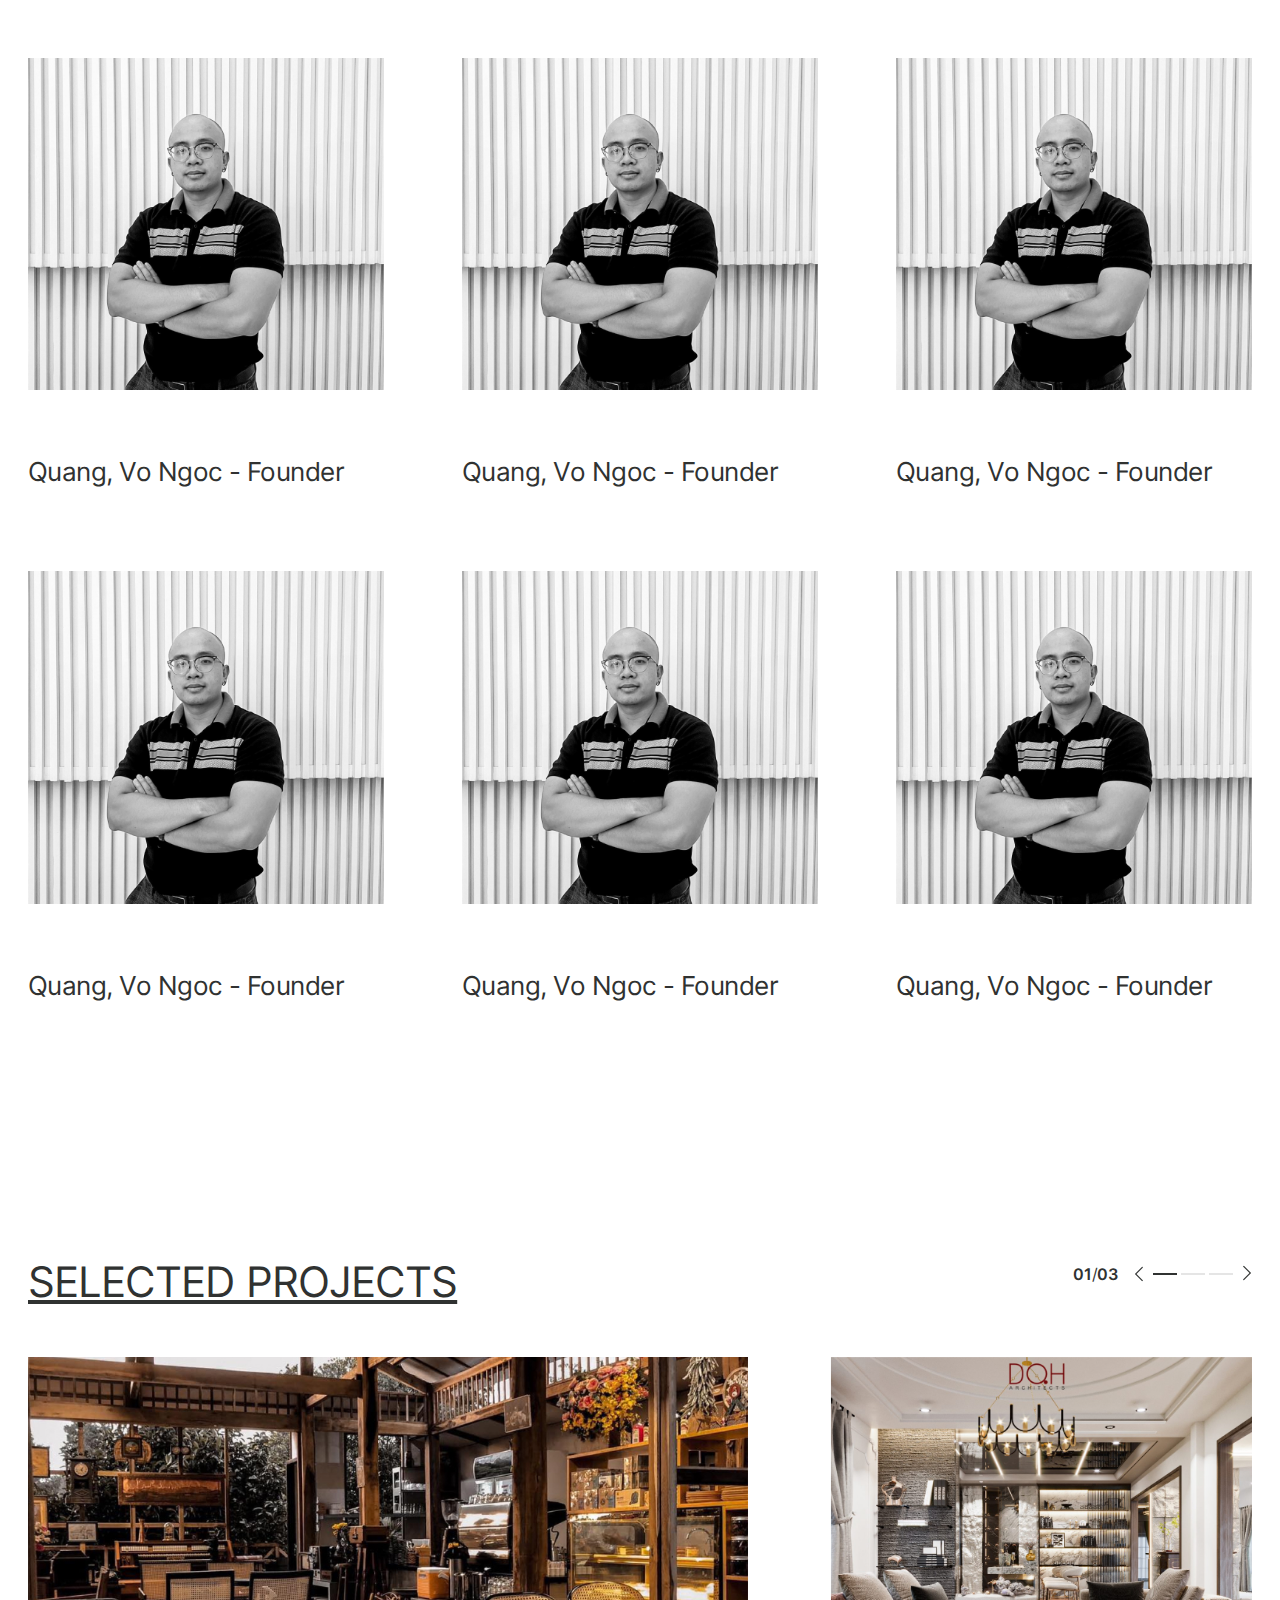
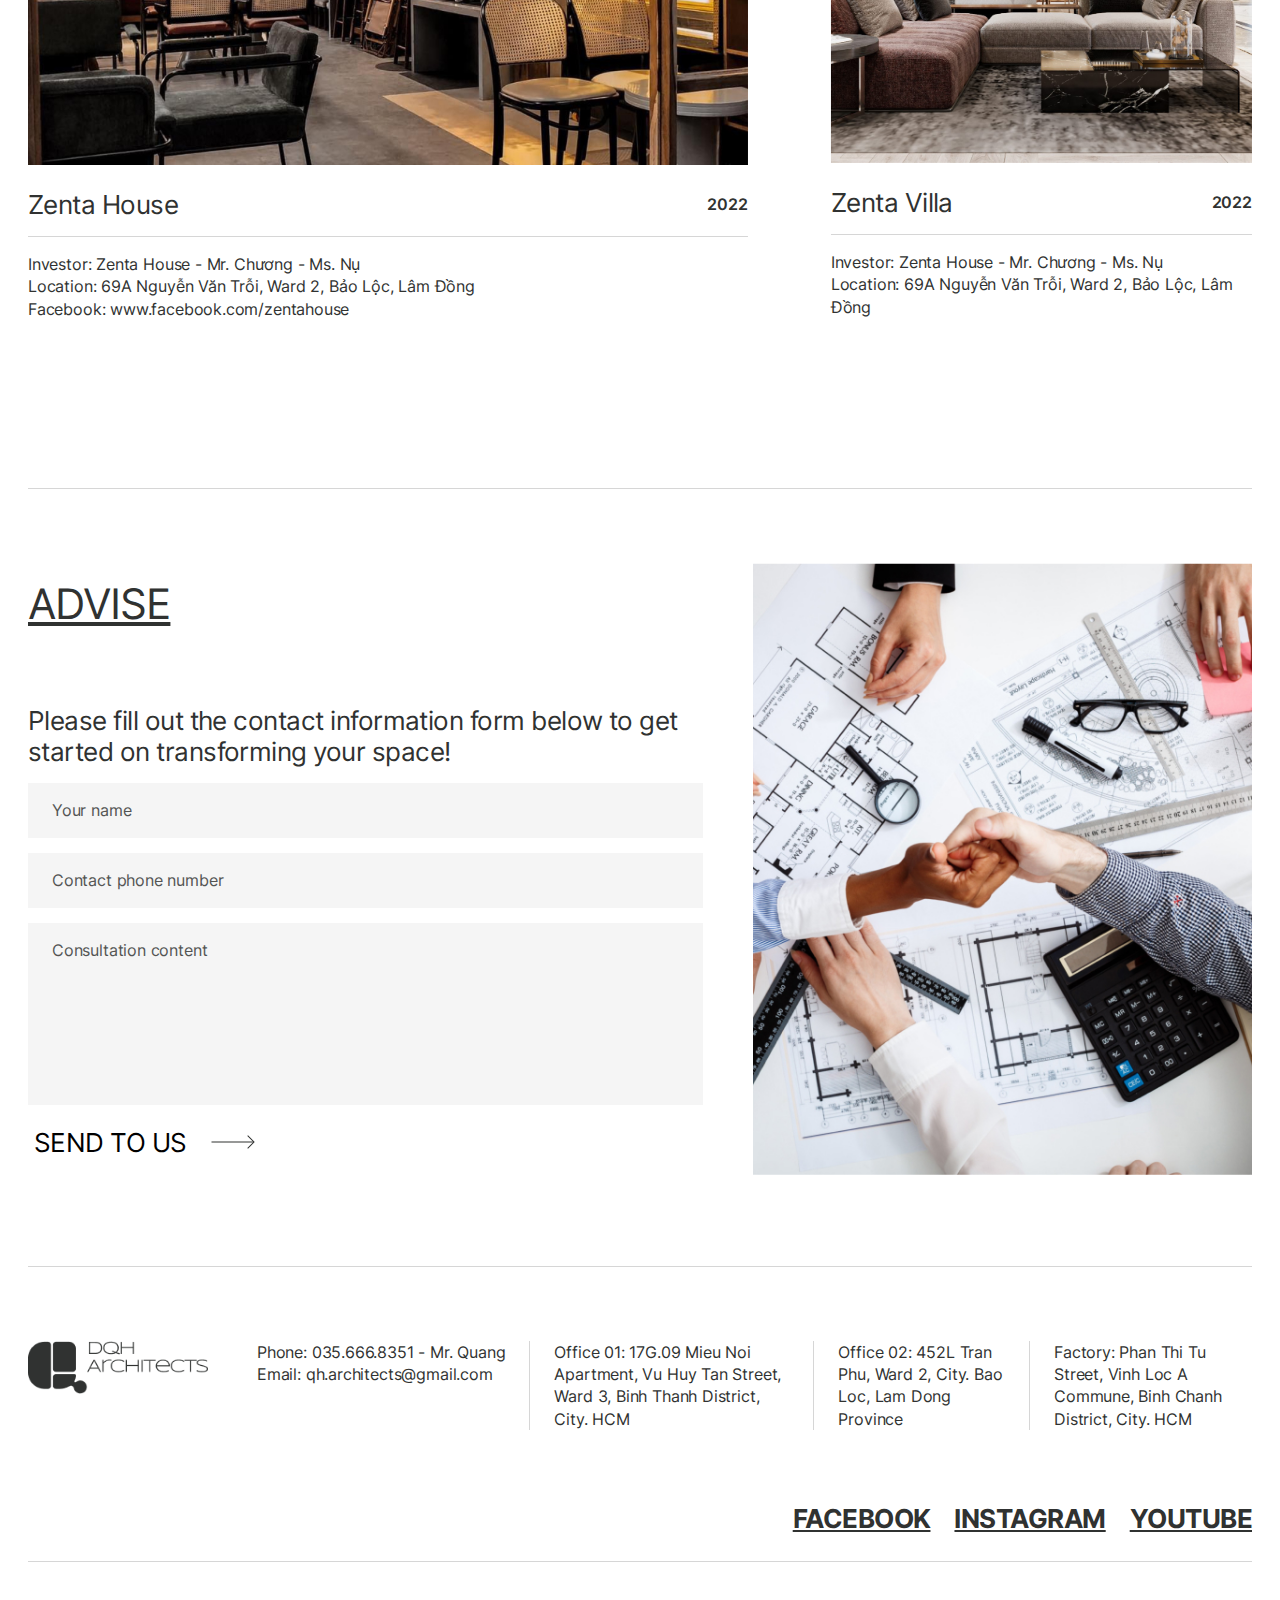
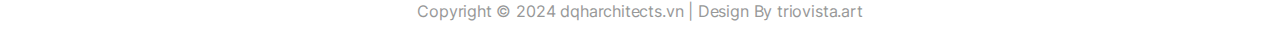
<file: introduction.html>
<!DOCTYPE html>
<html lang="en">
  <head>
    <meta charset="UTF-8" />
    <meta name="viewport" content="width=device-width, initial-scale=1.0" />
    <title>Document</title>
    <!-- Favicon -->
    <link rel="canonical" href="" />
    <link rel="icon" type="image/x-icon" href="./favicon.ico" />
    <!-- Meta  -->
    <meta name="title" content="DQH ARCHITECTS" />
    <meta name="description" content="DQH ARCHITECTS" />
    <meta name="keyword" content="" />
    <!-- Meta facebook -->
    <meta property="og:locale" content="en" />
    <meta property="og:type" content="article" />
    <meta property="og:title" content="DQH ARCHITECTS" />
    <meta property="og:description" content="DQH ARCHITECTS" />
    <meta property="og:url" content="" />
    <meta property="og:site_name" conte nt="DQH ARCHITECTS" />
    <meta property="og:image" content="img/thumbnail.jpg" />
    <!-- Meta twitter -->
    <meta name="twitter:card" content="" />
    <meta name="twitter:site" content="" />
    <meta name="twitter:title" content="" />
    <meta name="twitter:description" content="" />
    <meta name="twitter:image" content="" />
    <!-- Link -->
    <link rel="stylesheet" href="dest/style.min.css" />
    <link rel="stylesheet" href="dest/fonts.css" />
    <!-- Style -->
    <style></style>
  </head>
  <body>
    <!-- Header -->
    <header class="header" id="introduction">
      <!-- Logo -->
      <a href="./" class="header__logo">
        <img src="img/logo.png" alt="logo" />
      </a>
      <!-- CTA -->
      <div class="header__cta">
        <!-- Nav menu -->
        <div class="header__cta-nav btnnav">
          <span></span>
        </div>
        <!-- Language dropdown -->
        <div class="header__cta-lang">
          <!-- Current value -->
          <p class="currentlang">EN</p>
          <!-- Dropdown value -->
          <ul class="dropdownlang">
            <li class="dropdownlang__item">VN</li>
            <li class="dropdownlang__item">JP</li>
            <li class="dropdownlang__item">AU</li>
          </ul>
        </div>
      </div>
      <!-- Nav menu -->
      <div class="header__navmobile-wrapper">
        <!-- Nav mobile -->
        <ul class="header__navmobile">
          <!-- Exit button -->
          <li class="btnexit">
            <span></span>
          </li>
          <li class="header__navmobile-item"><a class="underline" href="./">home</a></li>
          <li class="header__navmobile-item">
            <a class="underline" href="introduction.html">introduction</a>
          </li>
          <li class="header__navmobile-item">
            <a class="underline" href="service.html">services</a>
          </li>
          <li class="header__navmobile-item">
            <!-- Title -->
            <div class="title">
              <a class="underline" href="projects.html">projects</a>
              <!-- Dropdown icon -->
              <div class="title__icon">
                <span></span>
              </div>
            </div>
            <!-- Dropdown -->
            <div class="dropdown">
              <!-- Drop down list -->
              <ul class="dropdown__list">
                <li class="dropdown__list-item">
                  <a class="underline" href="projectdetail.html">Civic</a>
                </li>
                <li class="dropdown__list-item">
                  <a class="underline" href="projectdetail.html">Religious </a>
                </li>
                <li class="dropdown__list-item">
                  <a class="underline" href="projectdetail.html">Commercial</a>
                </li>
                <li class="dropdown__list-item">
                  <a class="underline" href="projectdetail.html"
                    >Urban Design / Planning / <br />
                    Landscape Architecture
                  </a>
                </li>
              </ul>
            </div>
          </li>
          <li class="header__navmobile-item"><a class="underline" href="video.html">video</a></li>
          <li class="header__navmobile-item">
            <!-- Title -->
            <div class="title">
              <a class="underline" href="news.html">news</a>
              <!-- Dropdown icon -->
              <div class="title__icon">
                <span></span>
              </div>
            </div>
            <!-- Drop down -->
            <div class="dropdown">
              <!-- Drop down list -->
              <ul class="dropdown__list">
                <li class="dropdown__list-item">
                  <a class="underline" href="newsdetail.html">Design - Construction Process</a>
                </li>
                <li class="dropdown__list-item">
                  <a class="underline" href="newsdetail.html">Sample Quotation Contract </a>
                </li>
                <li class="dropdown__list-item">
                  <a class="underline" href="newsdetail.html">Construction Knowledge</a>
                </li>
              </ul>
            </div>
          </li>
          <li class="header__navmobile-item">
            <a class="underline" href="contact.html">contact</a>
          </li>
        </ul>
      </div>
    </header>
    <!-- Main -->
    <main class="main" id="introduction">
      <!-- Introduction -->
      <section class="scintro">
        <div class="container">
          <!-- Heading -->
          <h1 class="heading scintro__title">Introduction</h1>
          <!-- Content -->
          <div class="scintro__content">
            <!-- Left -->
            <div class="scintro__content-left">
              <p class="desc">
                DQH ARCHITECTS is a full-service architectural, interior, and landscape design firm. With a team of talented and experienced young engineers, we always bring a unique, innovative,
                contemporary, and detail-oriented approach to each project.
              </p>
            </div>
            <!-- Right -->
            <div class="scintro__content-right">
              <!-- Text -->
              <p class="desc">
                Through our extensive experience and deep connection with clients, we've developed an unparalleled ability to grasp their dreams and aspirations for their living spaces. Our team
                dedicates themselves to translating these visions into realities, crafting homes that exceed expectations. We approach each project with utmost care, ensuring every detail aligns with
                the homeowner's lifestyle and preferences.
              </p>
              <!-- Grid -->
              <ul class="abilitylist">
                <li class="abilitylist__column">
                  <div class="abilitylist__column-item">
                    <h3 class="heading --h3">PROGRESS</h3>
                    <p class="desc">
                      With a thorough understanding of time and attention to detail, we clearly outline a comprehensive construction plan for our clients. This allows for open discussion to ensure a
                      smooth construction process that achieves the best possible quality and timely results.
                    </p>
                  </div>
                  <div class="abilitylist__column-item">
                    <h3 class="heading --h3">CREATIVITY</h3>
                    <p class="desc">
                      Placing people at the center of our approach, we create projects that reflect the lifestyle and personal style of our clients. This is achieved through creative and trend-setting
                      design tailored to their individual living preferences.
                    </p>
                  </div>
                </li>
                <li class="abilitylist__column">
                  <div class="abilitylist__column-item">
                    <h3 class="heading --h3">PASSION</h3>
                    <p class="desc">
                      We are passionate about our work, honest in our offerings, courteous in our commitment to schedules and quality, and dedicated to protecting our clients' best interests.
                    </p>
                  </div>
                  <div class="abilitylist__column-item">
                    <h3 class="heading --h3">QUALITY</h3>
                    <p class="desc">
                      We deliver sincere, high-quality utility products. Our materials adhere to standards, and our pricing and designs match specifications. Honesty and quality drive our work,
                      ensuring clients receive utility-focused products that meet promised standards and prices.
                    </p>
                  </div>
                </li>
              </ul>
            </div>
          </div>
        </div>
      </section>

      <!-- Team -->
      <section class="scteam">
        <div class="container">
          <ul class="scteam__list">
            <li class="scteam__list-figure">
              <!-- Image -->
              <div class="img">
                <img src="img/intro-img-1.jpg" alt="team" />
              </div>
              <!-- Desc -->
              <p class="desc">Quang, Vo Ngoc - Founder</p>
            </li>
            <li class="scteam__list-figure">
              <!-- Image -->
              <div class="img">
                <img src="img/intro-img-1.jpg" alt="team" />
              </div>
              <!-- Desc -->
              <p class="desc">Quang, Vo Ngoc - Founder</p>
            </li>
            <li class="scteam__list-figure">
              <!-- Image -->
              <div class="img">
                <img src="img/intro-img-1.jpg" alt="team" />
              </div>
              <!-- Desc -->
              <p class="desc">Quang, Vo Ngoc - Founder</p>
            </li>
            <li class="scteam__list-figure">
              <!-- Image -->
              <div class="img">
                <img src="img/intro-img-1.jpg" alt="team" />
              </div>
              <!-- Desc -->
              <p class="desc">Quang, Vo Ngoc - Founder</p>
            </li>
            <li class="scteam__list-figure">
              <!-- Image -->
              <div class="img">
                <img src="img/intro-img-1.jpg" alt="team" />
              </div>
              <!-- Desc -->
              <p class="desc">Quang, Vo Ngoc - Founder</p>
            </li>
            <li class="scteam__list-figure">
              <!-- Image -->
              <div class="img">
                <img src="img/intro-img-1.jpg" alt="team" />
              </div>
              <!-- Desc -->
              <p class="desc">Quang, Vo Ngoc - Founder</p>
            </li>
          </ul>
        </div>
      </section>

      <!-- Projects -->
      <section class="scprojects">
        <div class="container">
          <!-- Textbox -->
          <div class="scprojects__textbox textbox">
            <!-- Heading -->
            <h2 class="heading --h2">SELECTED PROJECTS</h2>
            <!-- Number -->
            <div class="paging">
              <!-- Current -->
              <p class="paging__current">01</p>
              /<!-- Total -->
              <p class="paging__total"></p>
            </div>
          </div>
          <!-- Slider -->
          <ul class="scprojects__slider">
            <!-- Item -->
            <li class="scprojects__slider-item">
              <!-- Article 1 -->
              <article class="article">
                <!-- Image -->
                <div class="thumb">
                  <img src="img/project-img-1.jpg" alt="project 1" />
                </div>
                <!-- Textbox -->
                <div class="textbox">
                  <!-- Heading group -->
                  <div class="headinggroup">
                    <!-- Heading -->
                    <h3 class="headinggroup__heading heading --h3 --medium">Zenta House</h3>
                    <!-- Year -->
                    <span class="headinggroup__year">2022</span>
                  </div>
                  <!-- Description -->
                  <ul class="content">
                    <li class="content__desc">Investor: Zenta House - Mr. Chương - Ms. Nụ</li>
                    <li class="content__desc">Location: 69A Nguyễn Văn Trỗi, Ward 2, Bảo Lộc, Lâm Đồng</li>
                    <li class="content__desc">Facebook: www.facebook.com/zentahouse</li>
                  </ul>
                </div>
              </article>
              <!-- Article 2 -->
              <article class="article">
                <!-- Image -->
                <div class="thumb">
                  <img src="img/project-img-2.jpg" alt="project 2" />
                </div>
                <!-- Textbox -->
                <div class="textbox">
                  <!-- Heading group -->
                  <div class="headinggroup">
                    <!-- Heading -->
                    <h3 class="headinggroup__heading heading --h3 --medium">Zenta Villa</h3>
                    <!-- Year -->
                    <span class="headinggroup__year">2022</span>
                  </div>
                  <!-- Description -->
                  <ul class="content">
                    <li class="content__desc">Investor: Zenta House - Mr. Chương - Ms. Nụ</li>
                    <li class="content__desc">Location: 69A Nguyễn Văn Trỗi, Ward 2, Bảo Lộc, Lâm Đồng</li>
                    <li class="content__desc">Facebook: www.facebook.com/zentahouse</li>
                  </ul>
                </div>
              </article>
            </li>
            <!-- Item -->
            <li class="scprojects__slider-item">
              <!-- Article 1 -->
              <article class="article">
                <!-- Image -->
                <div class="thumb">
                  <img src="img/project-img-4.jpg" alt="project 1" />
                </div>
                <!-- Textbox -->
                <div class="textbox">
                  <!-- Heading group -->
                  <div class="headinggroup">
                    <!-- Heading -->
                    <h3 class="headinggroup__heading heading --h3 --medium">Zenta House</h3>
                    <!-- Year -->
                    <span class="headinggroup__year">2022</span>
                  </div>
                  <!-- Description -->
                  <ul class="content">
                    <li class="content__desc">Investor: Zenta House - Mr. Chương - Ms. Nụ</li>
                    <li class="content__desc">Location: 69A Nguyễn Văn Trỗi, Ward 2, Bảo Lộc, Lâm Đồng</li>
                    <li class="content__desc">Facebook: www.facebook.com/zentahouse</li>
                  </ul>
                </div>
              </article>
              <!-- Article 2 -->
              <article class="article">
                <!-- Image -->
                <div class="thumb">
                  <img src="img/project-img-3.jpg" alt="project 2" />
                </div>
                <!-- Textbox -->
                <div class="textbox">
                  <!-- Heading group -->
                  <div class="headinggroup">
                    <!-- Heading -->
                    <h3 class="headinggroup__heading heading --h3 --medium">Zenta Villa</h3>
                    <!-- Year -->
                    <span class="headinggroup__year">2022</span>
                  </div>
                  <!-- Description -->
                  <ul class="content">
                    <li class="content__desc">Investor: Zenta House - Mr. Chương - Ms. Nụ</li>
                    <li class="content__desc">Location: 69A Nguyễn Văn Trỗi, Ward 2, Bảo Lộc, Lâm Đồng</li>
                    <li class="content__desc">Facebook: www.facebook.com/zentahouse</li>
                  </ul>
                </div>
              </article>
            </li>
            <!-- Item -->
            <li class="scprojects__slider-item">
              <!-- Article 1 -->
              <article class="article">
                <!-- Image -->
                <div class="thumb">
                  <img src="img/project-img-5.jpg" alt="project 1" />
                </div>
                <!-- Textbox -->
                <div class="textbox">
                  <!-- Heading group -->
                  <div class="headinggroup">
                    <!-- Heading -->
                    <h3 class="headinggroup__heading heading --h3 --medium">Zenta House</h3>
                    <!-- Year -->
                    <span class="headinggroup__year">2022</span>
                  </div>
                  <!-- Description -->
                  <ul class="content">
                    <li class="content__desc">Investor: Zenta House - Mr. Chương - Ms. Nụ</li>
                    <li class="content__desc">Location: 69A Nguyễn Văn Trỗi, Ward 2, Bảo Lộc, Lâm Đồng</li>
                    <li class="content__desc">Facebook: www.facebook.com/zentahouse</li>
                  </ul>
                </div>
              </article>
              <!-- Article 2 -->
              <article class="article">
                <!-- Image -->
                <div class="thumb">
                  <img src="img/project-img-6.jpg" alt="project 2" />
                </div>
                <!-- Textbox -->
                <div class="textbox">
                  <!-- Heading group -->
                  <div class="headinggroup">
                    <!-- Heading -->
                    <h3 class="headinggroup__heading heading --h3 --medium">Zenta Villa</h3>
                    <!-- Year -->
                    <span class="headinggroup__year">2022</span>
                  </div>
                  <!-- Description -->
                  <ul class="content">
                    <li class="content__desc">Investor: Zenta House - Mr. Chương - Ms. Nụ</li>
                    <li class="content__desc">Location: 69A Nguyễn Văn Trỗi, Ward 2, Bảo Lộc, Lâm Đồng</li>
                    <li class="content__desc">Facebook: www.facebook.com/zentahouse</li>
                  </ul>
                </div>
              </article>
            </li>
          </ul>
        </div>
      </section>

      <!-- Advise -->
      <section class="scadvise">
        <div class="container">
          <!-- INner -->
          <div class="scadvise__inner">
            <form action="#" class="scadvise__form">
              <!-- Textbox -->
              <div class="textbox">
                <!-- Heading -->
                <h2 class="heading --h2">Advise</h2>
              </div>
              <!-- Form -->
              <div class="scadvise__form-wrapper">
                <h3 class="--h3">Please fill out the contact information form below to get started on transforming your space!</h3>
                <!-- Name -->
                <div class="formgroup">
                  <input type="text" placeholder="Your name" id="name" name="name" />
                  <p class="--error">Please fill in this field!</p>
                </div>
                <!-- Phone -->
                <div class="formgroup">
                  <input type="text" placeholder="Contact phone number" id="phonenumber" name="phonenumber" />
                  <p class="--error">Please fill in this field!</p>
                </div>
                <!-- Consultation content -->
                <div class="formgroup">
                  <textarea name="consultation" id="consultation" placeholder="Consultation content"></textarea>
                  <p class="--error">Please fill in this field!</p>
                </div>
                <!-- Button submit -->
                <button class="btnsubmit" type="submit">
                  <span>
                    
                  send to us
                  </span>
                  <div class="icon arrow">
                    <img src="img/arrow-right-icon.svg" alt="arrow-right-icon" />
                  </div>
                </button>
              </div>
            </form>
            <!-- Image -->
            <div class="thumb">
              <img src="img/advise-img-1.jpg" alt="advise 1" />
            </div>
          </div>
        </div>
      </section>
    </main>
    <!-- Footer -->
    <footer class="footer">
      <div class="container">
        <!-- Contact -->
        <div class="footer__contact">
          <!-- Logo -->
          <a href="./" class="footer__contact-logo">
            <img src="img/footer-logo.png" alt="footer logo" />
          </a>
          <!-- Info -->
          <div class="footer__contact-info">
            <p>
              Phone: 035.666.8351 - Mr. Quang <br />
              Email: qh.architects@gmail.com
            </p>
            <p>Office 01: 17G.09 Mieu Noi Apartment, Vu Huy Tan Street, Ward 3, Binh Thanh District, City. HCM</p>
            <p>Office 02: 452L Tran Phu, Ward 2, City. Bao Loc, Lam Dong Province</p>
            <p>Factory: Phan Thi Tu Street, Vinh Loc A Commune, Binh Chanh District, City. HCM</p>
          </div>
        </div>
        <!-- Socials -->
        <div class="footer__socials">
          <a href="https://www.facebook.com/tommynhat/" target="_blank">facebook</a>
          <a href="https://www.instagram.com/triovista.art/" target="_blank">instagram</a>
          <a href="https://www.instagram.com/triovista.art/" target="_blank">youtube</a>
        </div>
        <!-- Copyright -->
        <div class="footer__copyright">
          <p>Copyright © 2024 dqharchitects.vn | Design By triovista.art</p>
        </div>
      </div>
    </footer>
    <!-- Js -->
    <script src="dest/jsmain.min.js"></script>
    <script src="dest/main.js"></script>
  </body>
</html>
</file>
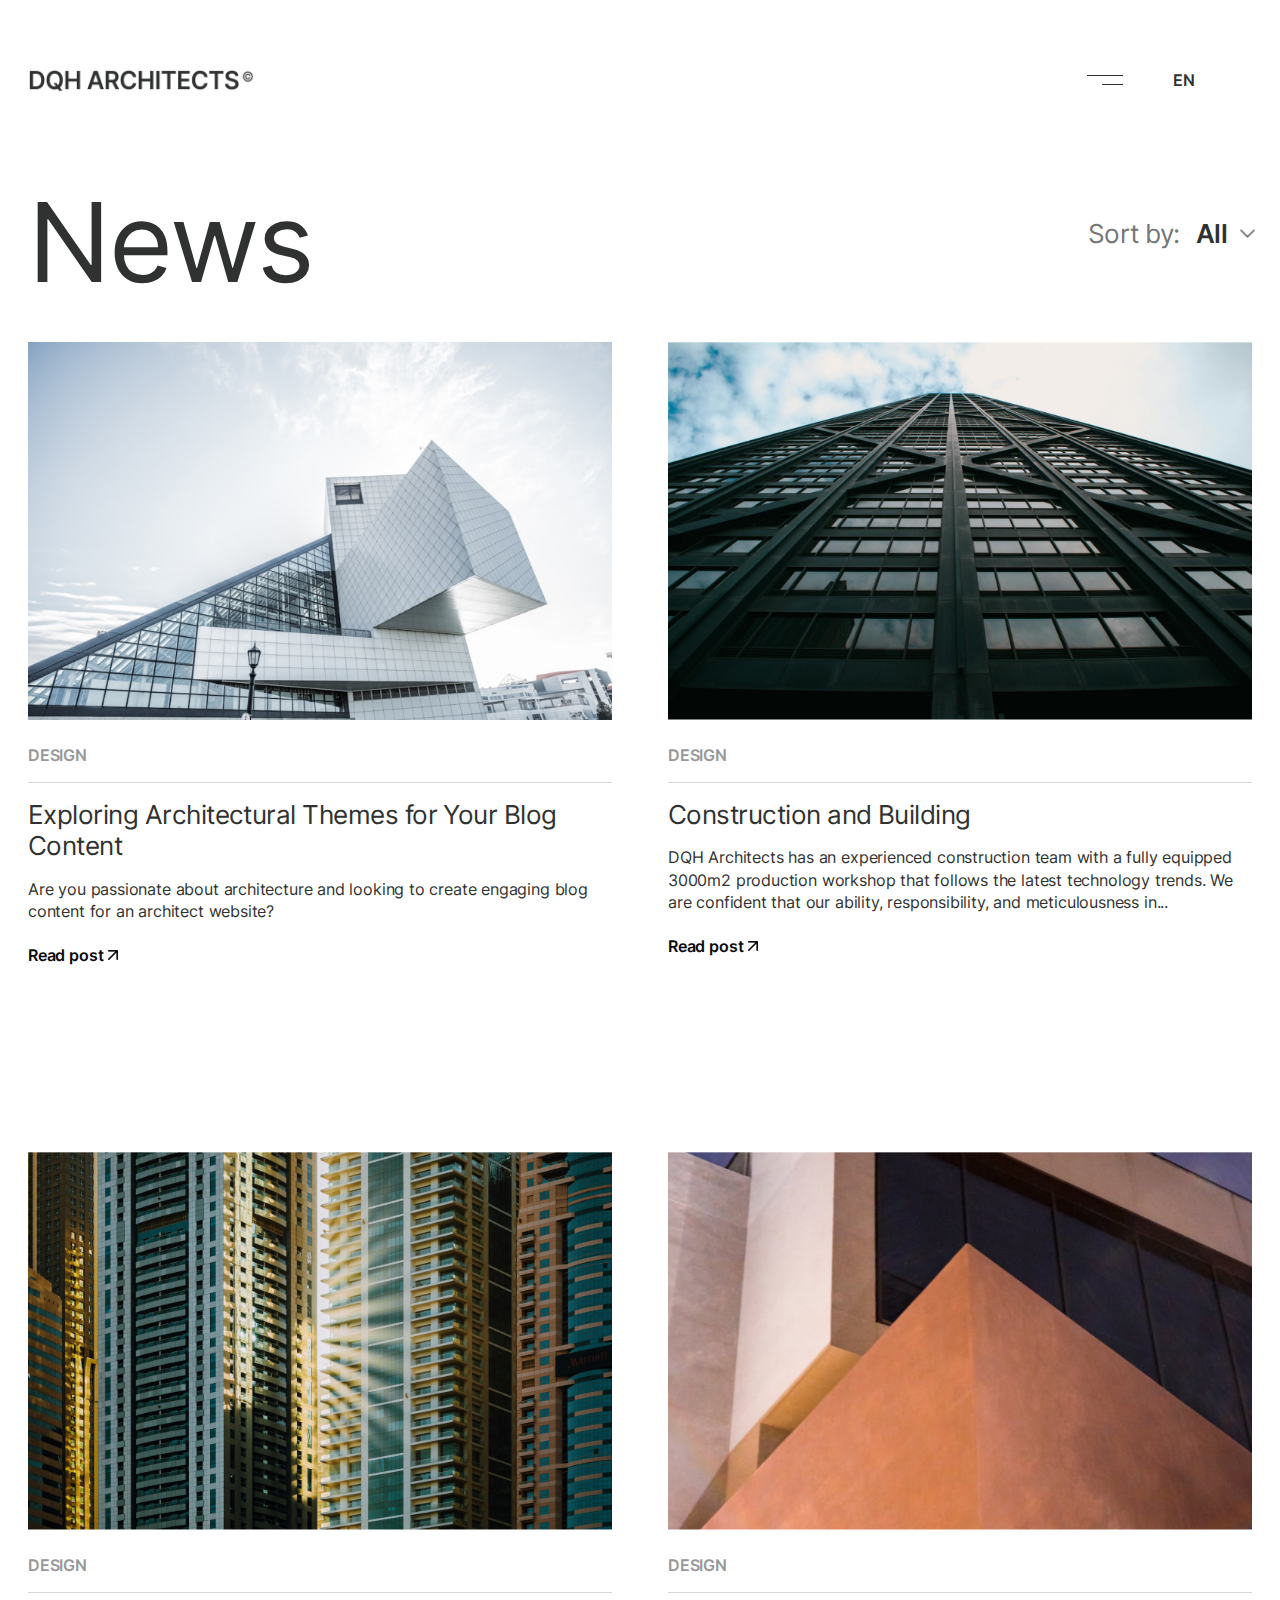
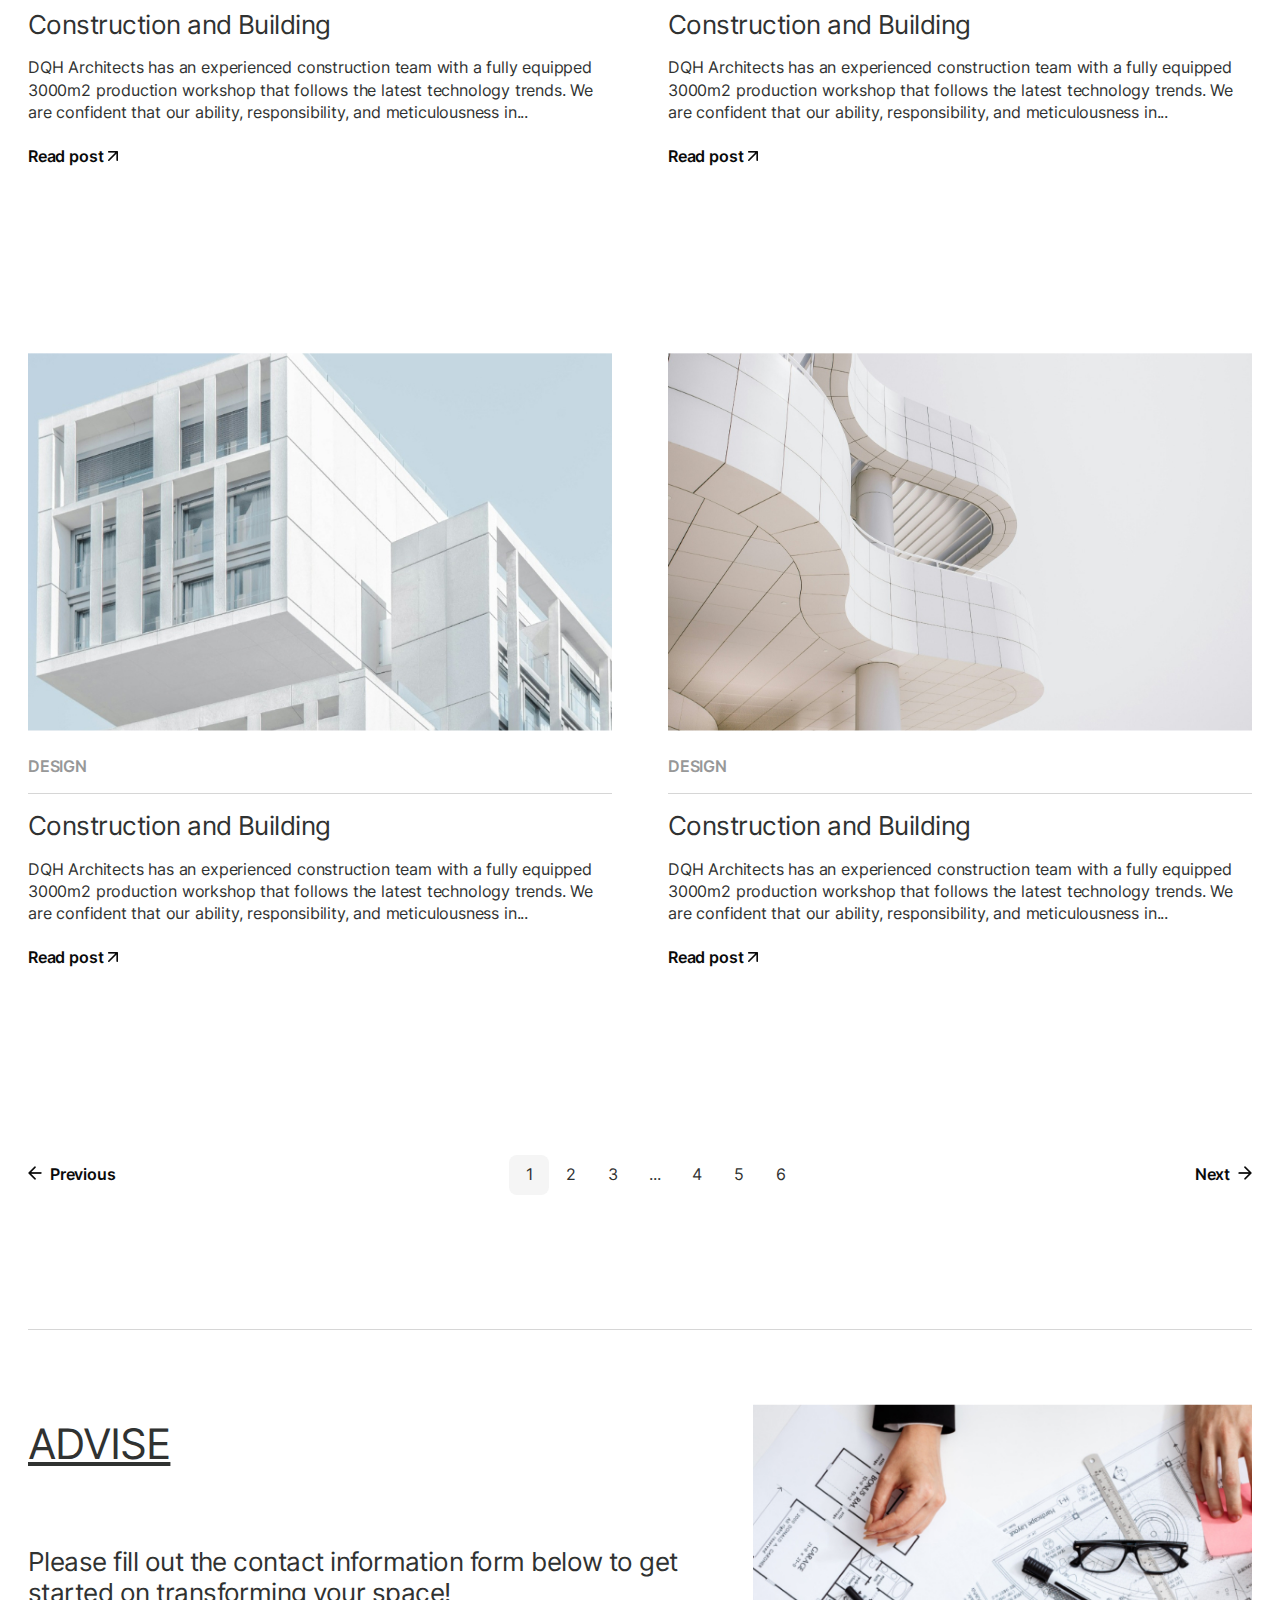
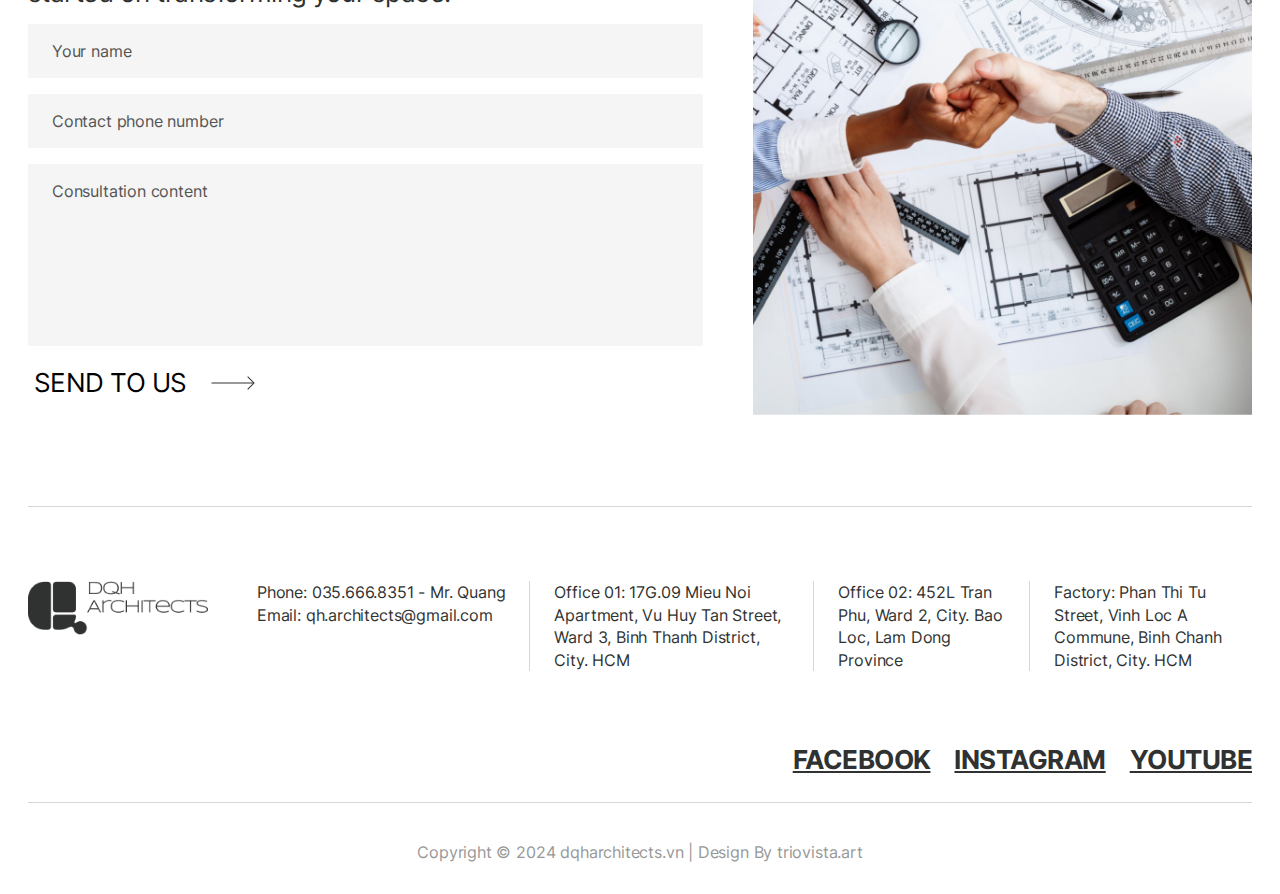
<file: news.html>
<!DOCTYPE html>
<html lang="en">
  <head>
    <meta charset="UTF-8" />
    <meta name="viewport" content="width=device-width, initial-scale=1.0" />
    <title>Document</title>
    <!-- Favicon -->
    <link rel="canonical" href="" />
    <link rel="icon" type="image/x-icon" href="./favicon.ico" />
    <!-- Meta  -->
    <meta name="title" content="DQH ARCHITECTS" />
    <meta name="description" content="DQH ARCHITECTS" />
    <meta name="keyword" content="" />
    <!-- Meta facebook -->
    <meta property="og:locale" content="en" />
    <meta property="og:type" content="article" />
    <meta property="og:title" content="DQH ARCHITECTS" />
    <meta property="og:description" content="DQH ARCHITECTS" />
    <meta property="og:url" content="" />
    <meta property="og:site_name" conte nt="DQH ARCHITECTS" />
    <meta property="og:image" content="img/thumbnail.jpg" />
    <!-- Meta twitter -->
    <meta name="twitter:card" content="" />
    <meta name="twitter:site" content="" />
    <meta name="twitter:title" content="" />
    <meta name="twitter:description" content="" />
    <meta name="twitter:image" content="" />
    <!-- Link -->
    <link rel="stylesheet" href="dest/style.min.css" />
    <link rel="stylesheet" href="dest/fonts.css" />
    <!-- Style -->
    <style></style>
  </head>
  <body>
    <!-- Header -->
    <header class="header" id="news">
      <!-- Logo -->
      <a href="./" class="header__logo">
        <img src="img/logo.png" alt="logo" />
      </a>
      <!-- CTA -->
      <div class="header__cta">
        <!-- Nav menu -->
        <div class="header__cta-nav btnnav">
          <span></span>
        </div>
        <!-- Language dropdown -->
        <div class="header__cta-lang">
          <!-- Current value -->
          <p class="currentlang">EN</p>
          <!-- Dropdown value -->
          <ul class="dropdownlang">
            <li class="dropdownlang__item">VN</li>
            <li class="dropdownlang__item">JP</li>
            <li class="dropdownlang__item">AU</li>
          </ul>
        </div>
      </div>
      <!-- Nav menu -->
      <div class="header__navmobile-wrapper">
        <!-- Nav mobile -->
        <ul class="header__navmobile">
          <!-- Exit button -->
          <li class="btnexit">
            <span></span>
          </li>
          <li class="header__navmobile-item"><a class="underline" href="./">home</a></li>
          <li class="header__navmobile-item">
            <a class="underline" href="introduction.html">introduction</a>
          </li>
          <li class="header__navmobile-item">
            <a class="underline" href="service.html">services</a>
          </li>
          <li class="header__navmobile-item">
            <!-- Title -->
            <div class="title">
              <a class="underline" href="projects.html">projects</a>
              <!-- Dropdown icon -->
              <div class="title__icon">
                <span></span>
              </div>
            </div>
            <!-- Dropdown -->
            <div class="dropdown">
              <!-- Drop down list -->
              <ul class="dropdown__list">
                <li class="dropdown__list-item">
                  <a class="underline" href="newsdetail.html">Civic</a>
                </li>
                <li class="dropdown__list-item">
                  <a class="underline" href="newsdetail.html">Religious </a>
                </li>
                <li class="dropdown__list-item">
                  <a class="underline" href="newsdetail.html">Commercial</a>
                </li>
                <li class="dropdown__list-item">
                  <a class="underline" href="newsdetail.html"
                    >Urban Design / Planning / <br />
                    Landscape Architecture
                  </a>
                </li>
              </ul>
            </div>
          </li>
          <li class="header__navmobile-item"><a class="underline" href="video.html">video</a></li>
          <li class="header__navmobile-item">
            <!-- Title -->
            <div class="title">
              <a class="underline" href="news.html">news</a>
              <!-- Dropdown icon -->
              <div class="title__icon">
                <span></span>
              </div>
            </div>
            <!-- Drop down -->
            <div class="dropdown">
              <!-- Drop down list -->
              <ul class="dropdown__list">
                <li class="dropdown__list-item">
                  <a class="underline" href="newsdetail.html">Design - Construction Process</a>
                </li>
                <li class="dropdown__list-item">
                  <a class="underline" href="newsdetail.html">Sample Quotation Contract </a>
                </li>
                <li class="dropdown__list-item">
                  <a class="underline" href="newsdetail.html">Construction Knowledge</a>
                </li>
              </ul>
            </div>
          </li>
          <li class="header__navmobile-item">
            <a class="underline" href="contact.html">contact</a>
          </li>
        </ul>
      </div>
    </header>
    <!-- Main -->
    <main class="main" id="news">
      <!-- News -->
      <section class="scnews">
        <div class="container">
          <!-- Textbox -->
          <div class="scnews__textbox textbox">
            <!-- Heading -->
            <h1 class="heading">News</h1>
            <!-- Dropdown -->
            <!-- Dropdown -->
            <div class="scnews__textbox-dropdown textbox-dropdown dropdown">
              <!-- Label -->
              <div class="label">Sort by:</div>
              <!-- Dropdown group -->
              <div class="dropdowngroup">
                <!-- Current -->
                <div class="dropdowngroup__current">
                  <span class="dropdowngroup__current-text">All</span>
                  <!-- Dropdown icon -->
                  <div class="dropdowngroup__current-icon">
                    <img src="img/arrow-prev-icon.png" alt="arrow" />
                  </div>
                </div>
                <!-- Dropdown -->
                <ul class="dropdowngroup__list">
                  <li><a href="#">Newest first</a></li>
                  <li><a href="#">Oldest first</a></li>
                  <li><a href="newsdetail.html">Design - Construction Process</a></li>
                  <li><a href="newsdetail.html">Sample Quotation Contract</a></li>
                  <li><a href="newsdetail.html">Construction Knowledge</a></li>
                </ul>
              </div>
            </div>
          </div>
          <ul class="sclastprojects__articlelist">
            <li class="sclastprojects__articlelist-group">
              <!-- Article 1 -->
              <article class="article">
                <!-- Image -->
                <a href="newsdetail.html" class="thumb">
                  <img src="img/news-img-1.jpg" alt="project 3" />
                </a>
                <!-- Content -->
                <div class="textbox">
                  <!-- Heading group -->
                  <div class="headinggroup">
                    <!-- Heading -->
                    <span class="headinggroup__tag tag">DESIGN</span>
                  </div>
                  <!-- Title -->
                  <h3 class="heading --h3 --medium">
                    <a href="newsdetail.html"> Exploring Architectural Themes for Your Blog Content</a>
                  </h3>
                  <!-- Description -->
                  <p class="desc">Are you passionate about architecture and looking to create engaging blog content for an architect website?</p>
                  <!-- Button readpost -->
                  <a href="newsdetail.html" class="btnreadpost"
                    >Read post
                    <div class="icon"><img src="img/arrow-up-right-icon.png" alt="" /></div
                  ></a>
                </div>
              </article>
              <!-- Article 2 -->
              <article class="article">
                <!-- Image -->
                <a href="newsdetail.html" class="thumb">
                  <img src="img/project-img-4.jpg" alt="project 4" />
                </a>
                <!-- Content -->
                <div class="textbox">
                  <!-- Heading group -->
                  <div class="headinggroup">
                    <!-- Heading -->
                    <span class="headinggroup__tag tag">DESIGN</span>
                  </div>
                  <!-- Title -->
                  <h3 class="heading --h3 --medium">
                    <a href="newsdetail.html">Construction and Building</a>
                  </h3>
                  <!-- Description -->
                  <p class="desc">
                    DQH Architects has an experienced construction team with a fully equipped 3000m2 production workshop that follows the latest technology trends. We are confident that our ability,
                    responsibility, and meticulousness in...
                  </p>
                  <!-- Button readpost -->
                  <a href="newsdetail.html" class="btnreadpost"
                    >Read post
                    <div class="icon"><img src="img/arrow-up-right-icon.png" alt="" /></div
                  ></a>
                </div>
              </article>
            </li>
            <li class="sclastprojects__articlelist-group">
              <!-- Article 1 -->
              <article class="article">
                <!-- Image -->
                <a href="newsdetail.html" class="thumb">
                  <img src="img/project-img-5.jpg" alt="project 3" />
                </a>
                <!-- Content -->
                <div class="textbox">
                  <!-- Heading group -->
                  <div class="headinggroup">
                    <!-- Heading -->

                    <span class="headinggroup__tag tag">DESIGN</span>
                  </div>
                  <!-- Title -->
                  <h3 class="heading --h3 --medium"><a href="newsdetail.html">Construction and Building</a></h3>
                  <!-- Description -->
                  <p class="desc">
                    DQH Architects has an experienced construction team with a fully equipped 3000m2 production workshop that follows the latest technology trends. We are confident that our ability,
                    responsibility, and meticulousness in...
                  </p>
                  <!-- Button readpost -->
                  <a href="newsdetail.html" class="btnreadpost"
                    >Read post
                    <div class="icon"><img src="img/arrow-up-right-icon.png" alt="" /></div
                  ></a>
                </div>
              </article>
              <!-- Article 2 -->
              <article class="article">
                <!-- Image -->
                <a href="newsdetail.html" class="thumb">
                  <img src="img/project-img-6.jpg" alt="project 4" />
                </a>
                <!-- Content -->
                <div class="textbox">
                  <!-- Heading group -->
                  <div class="headinggroup">
                    <!-- Heading -->
                    <span class="headinggroup__tag tag">DESIGN</span>
                  </div>
                  <!-- Title -->
                  <h3 class="heading --h3 --medium"><a href="newsdetail.html">Construction and Building</a></h3>
                  <!-- Description -->
                  <p class="desc">
                    DQH Architects has an experienced construction team with a fully equipped 3000m2 production workshop that follows the latest technology trends. We are confident that our ability,
                    responsibility, and meticulousness in...
                  </p>
                  <!-- Button readpost -->
                  <a href="newsdetail.html" class="btnreadpost"
                    >Read post
                    <div class="icon"><img src="img/arrow-up-right-icon.png" alt="" /></div
                  ></a>
                </div>
              </article>
            </li>
            <li class="sclastprojects__articlelist-group">
              <!-- Article 1 -->
              <article class="article">
                <!-- Image -->
                <a href="newsdetail.html" class="thumb">
                  <img src="img/project-img-7.jpg" alt="project 3" />
                </a>
                <!-- Content -->
                <div class="textbox">
                  <!-- Heading group -->
                  <div class="headinggroup">
                    <!-- Heading -->
                    <span class="headinggroup__tag tag">DESIGN</span>
                  </div>
                  <!-- Title -->
                  <h3 class="heading --h3 --medium"><a href="newsdetail.html">Construction and Building</a></h3>
                  <!-- Description -->
                  <p class="desc">
                    DQH Architects has an experienced construction team with a fully equipped 3000m2 production workshop that follows the latest technology trends. We are confident that our ability,
                    responsibility, and meticulousness in...
                  </p>
                  <!-- Button readpost -->
                  <a href="newsdetail.html" class="btnreadpost"
                    >Read post
                    <div class="icon"><img src="img/arrow-up-right-icon.png" alt="" /></div
                  ></a>
                </div>
              </article>
              <!-- Article 2 -->
              <article class="article">
                <!-- Image -->
                <a href="newsdetail.html" class="thumb">
                  <img src="img/project-img-8.jpg" alt="project 4" />
                </a>
                <!-- Content -->
                <div class="textbox">
                  <!-- Heading group -->
                  <div class="headinggroup">
                    <!-- Heading -->

                    <span class="headinggroup__tag tag">DESIGN</span>
                  </div>
                  <!-- Title -->
                  <h3 class="heading --h3 --medium"><a href="newsdetail.html">Construction and Building</a></h3>
                  <!-- Description -->
                  <p class="desc">
                    DQH Architects has an experienced construction team with a fully equipped 3000m2 production workshop that follows the latest technology trends. We are confident that our ability,
                    responsibility, and meticulousness in...
                  </p>
                  <!-- Button readpost -->
                  <a href="newsdetail.html" class="btnreadpost"
                    >Read post
                    <div class="icon"><img src="img/arrow-up-right-icon.png" alt="" /></div
                  ></a>
                </div>
              </article>
            </li>
            <li class="sclastprojects__articlelist-btngroup">
              <ul class="btngroup">
                <li class="btngroup__btn">
                  <a href="">
                    <div class="icon"><img src="img/arrow-left-icon.png" alt="" /></div>
                    Previous
                  </a>
                </li>
                <li class="btngroup__paging">
                  <a href="#" class="btngroup__paging-num --active">1</a>
                  <a href="#" class="btngroup__paging-num">2</a>
                  <a href="#" class="btngroup__paging-num">3</a>
                  <a href="#" class="btngroup__paging-num">...</a>
                  <a href="#" class="btngroup__paging-num">4</a>
                  <a href="#" class="btngroup__paging-num">5</a>
                  <a href="#" class="btngroup__paging-num">6</a>
                </li>
                <li class="btngroup__btn --btnnext">
                  <a href="">
                    Next
                    <div class="icon"><img src="img/arrow-left-icon.png" alt="" /></div>
                  </a>
                </li>
              </ul>
            </li>
          </ul>
        </div>
      </section>

      <!-- Advise -->
      <section class="scadvise">
        <div class="container">
          <!-- INner -->
          <div class="scadvise__inner">
            <form action="#" class="scadvise__form">
              <!-- Textbox -->
              <div class="textbox">
                <!-- Heading -->
                <h2 class="heading --h2">Advise</h2>
              </div>
              <!-- Form -->
              <div class="scadvise__form-wrapper">
                <h3 class="--h3">Please fill out the contact information form below to get started on transforming your space!</h3>
                <!-- Name -->
                <div class="formgroup">
                  <input type="text" placeholder="Your name" id="name" name="name" />
                  <p class="--error">Please fill in this field!</p>
                </div>
                <!-- Phone -->
                <div class="formgroup">
                  <input type="text" placeholder="Contact phone number" id="phonenumber" name="phonenumber" />
                  <p class="--error">Please fill in this field!</p>
                </div>
                <!-- Consultation content -->
                <div class="formgroup">
                  <textarea name="consultation" id="consultation" placeholder="Consultation content"></textarea>
                  <p class="--error">Please fill in this field!</p>
                </div>
                <!-- Button submit -->
                <button class="btnsubmit" type="submit">
                  <span>
                    
                  send to us
                  </span>
                  <div class="icon arrow">
                    <img src="img/arrow-right-icon.svg" alt="arrow-right-icon" />
                  </div>
                </button>
              </div>
            </form>
            <!-- Image -->
            <div class="thumb">
              <img src="img/advise-img-1.jpg" alt="advise 1" />
            </div>
          </div>
        </div>
      </section>
    </main>
    <!-- Footer -->
    <footer class="footer">
      <div class="container">
        <!-- Contact -->
        <div class="footer__contact">
          <!-- Logo -->
          <a href="./" class="footer__contact-logo">
            <img src="img/footer-logo.png" alt="footer logo" />
          </a>
          <!-- Info -->
          <div class="footer__contact-info">
            <p>
              Phone: 035.666.8351 - Mr. Quang <br />
              Email: qh.architects@gmail.com
            </p>
            <p>Office 01: 17G.09 Mieu Noi Apartment, Vu Huy Tan Street, Ward 3, Binh Thanh District, City. HCM</p>
            <p>Office 02: 452L Tran Phu, Ward 2, City. Bao Loc, Lam Dong Province</p>
            <p>Factory: Phan Thi Tu Street, Vinh Loc A Commune, Binh Chanh District, City. HCM</p>
          </div>
        </div>
        <!-- Socials -->
        <div class="footer__socials">
          <a href="https://www.facebook.com/tommynhat/" target="_blank">facebook</a>
          <a href="https://www.instagram.com/triovista.art/" target="_blank">instagram</a>
          <a href="https://www.instagram.com/triovista.art/" target="_blank">youtube</a>
        </div>
        <!-- Copyright -->
        <div class="footer__copyright">
          <p>Copyright © 2024 dqharchitects.vn | Design By triovista.art</p>
        </div>
      </div>
    </footer>
    <!-- Js -->
    <script src="dest/jsmain.min.js"></script>
    <script src="dest/main.js"></script>
  </body>
</html>
</file>
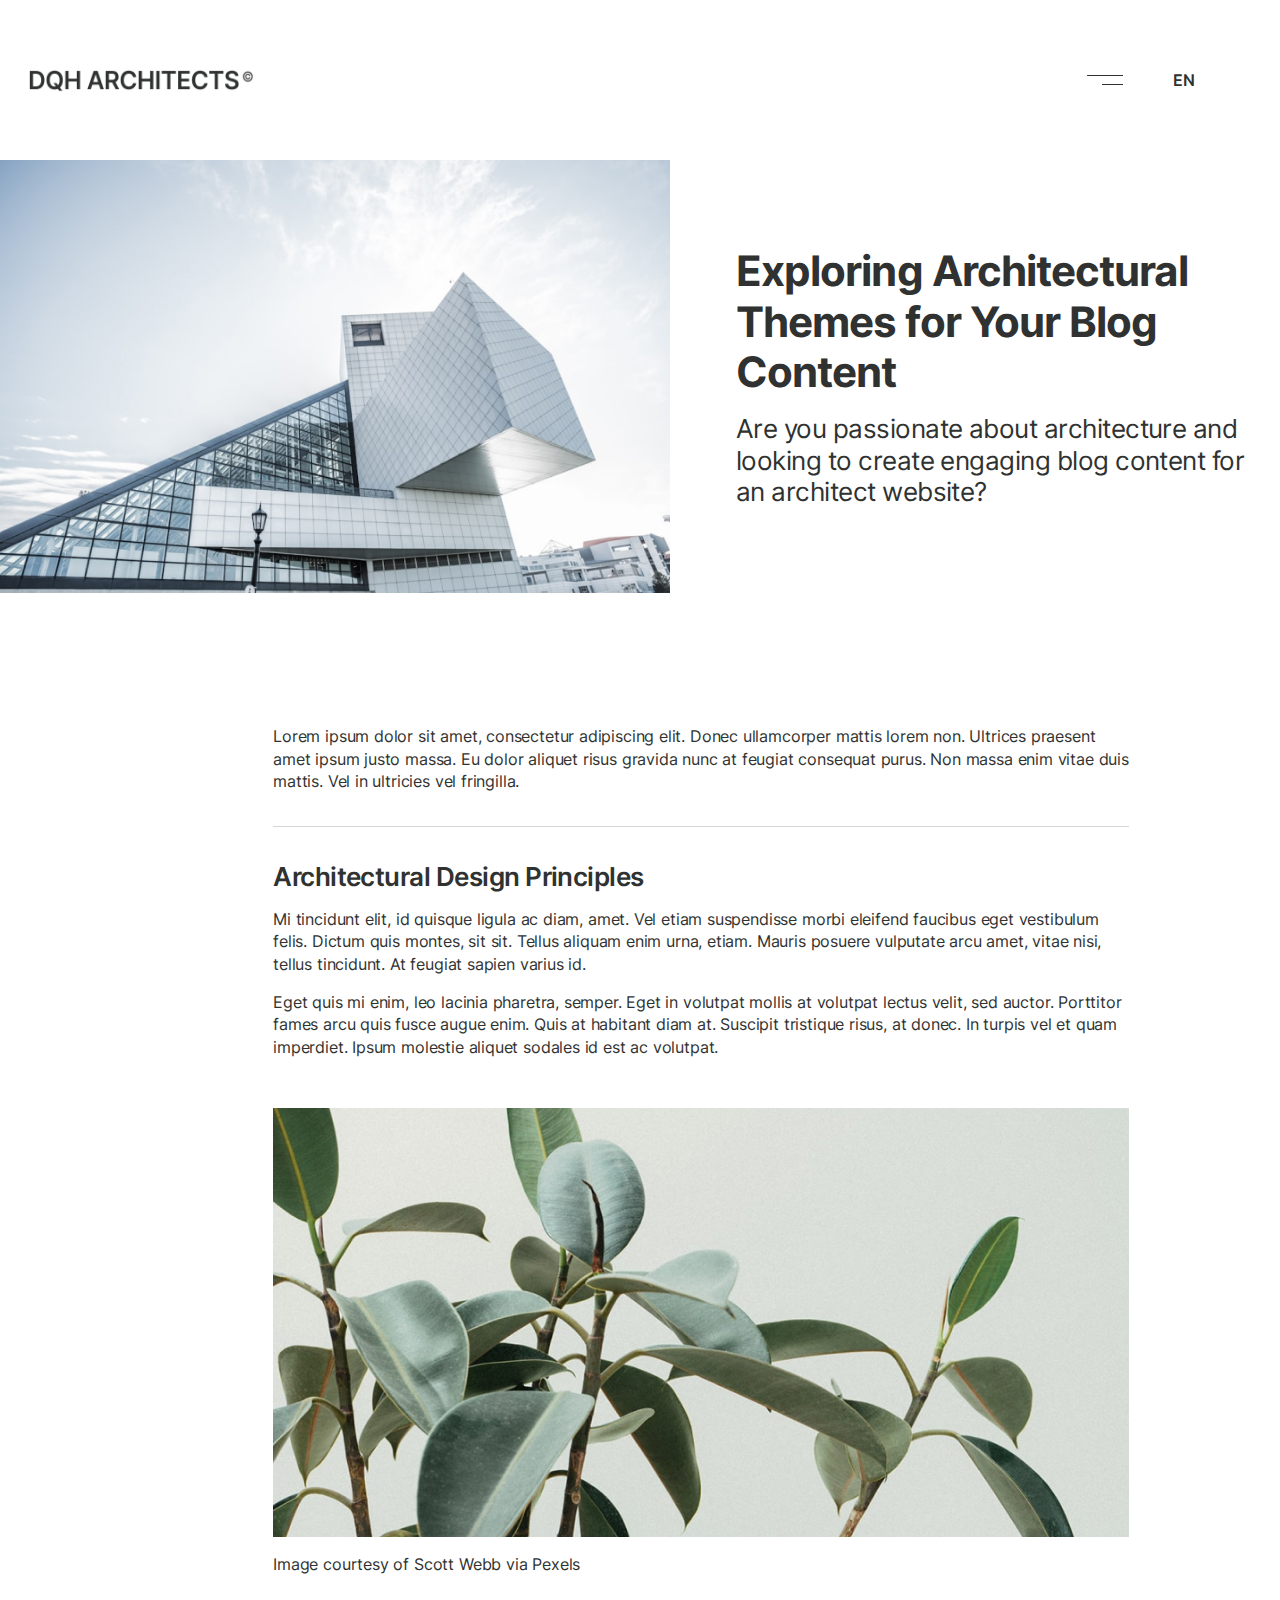
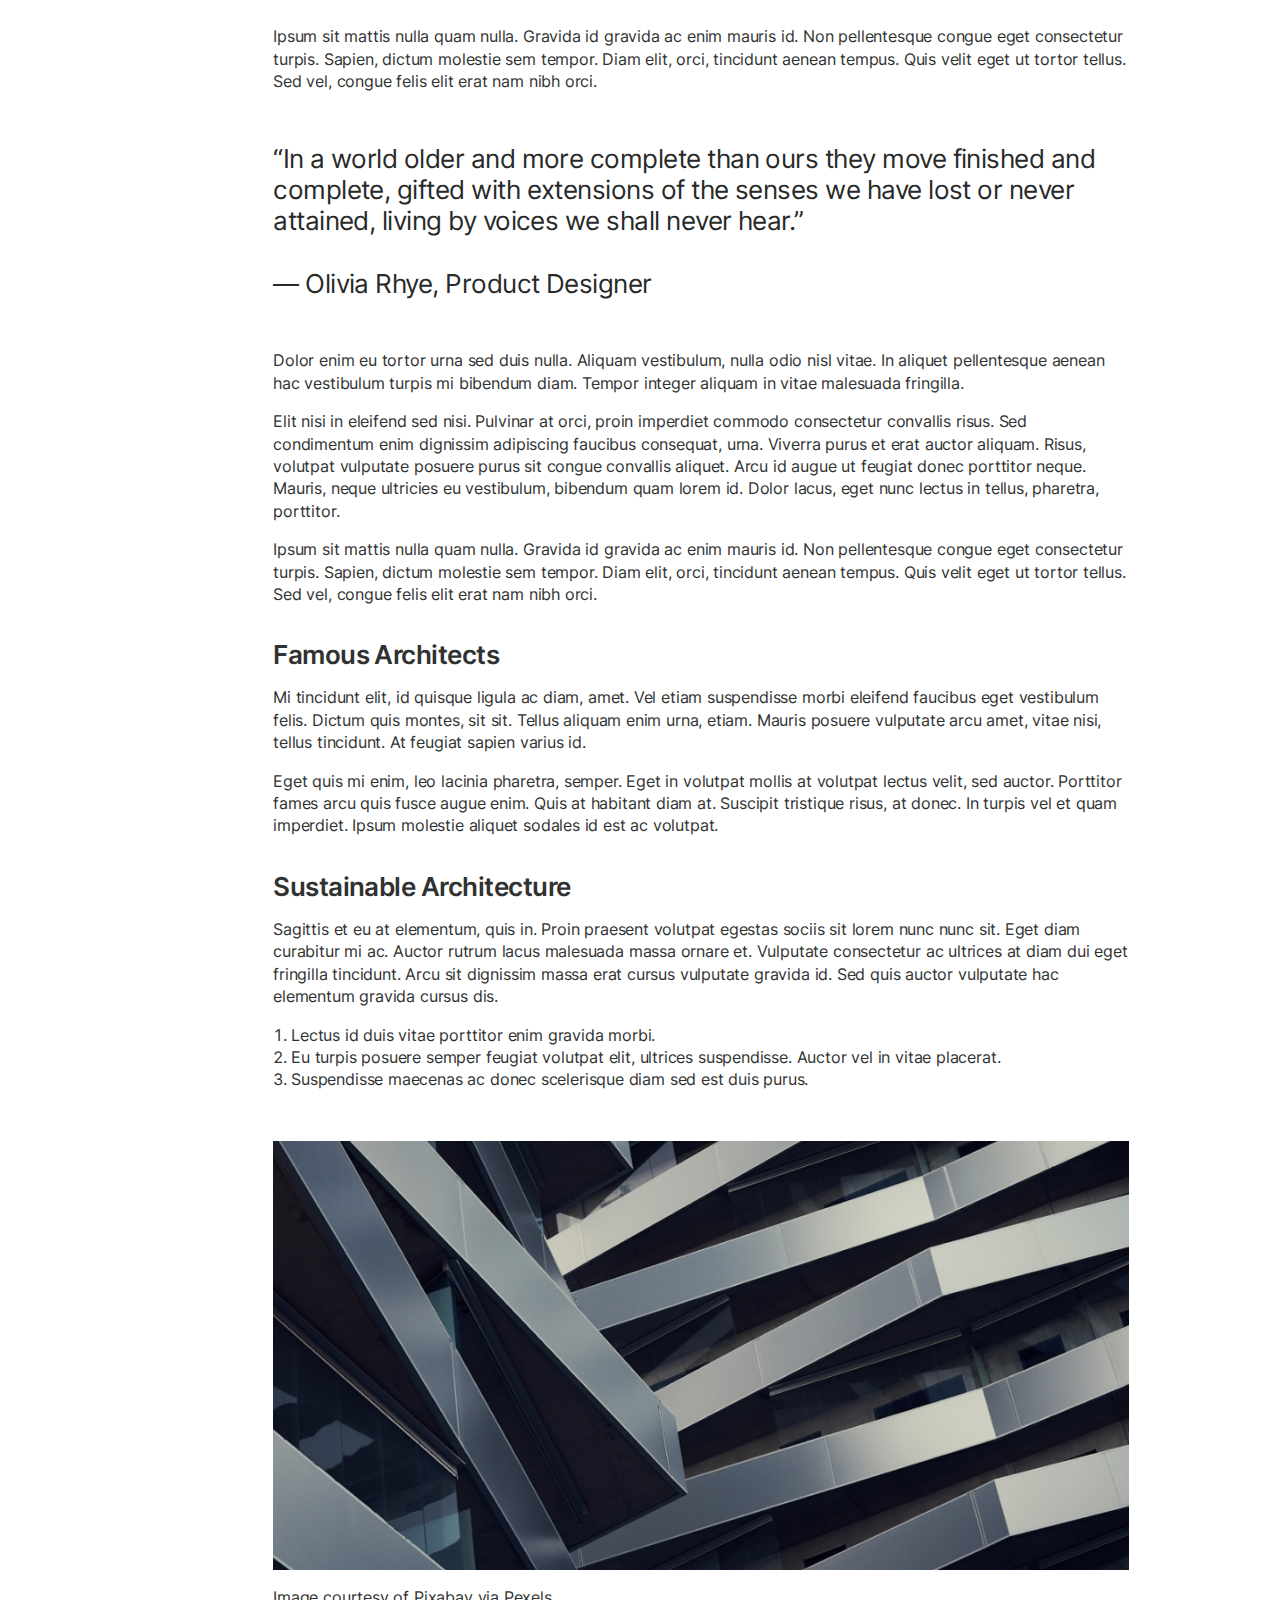
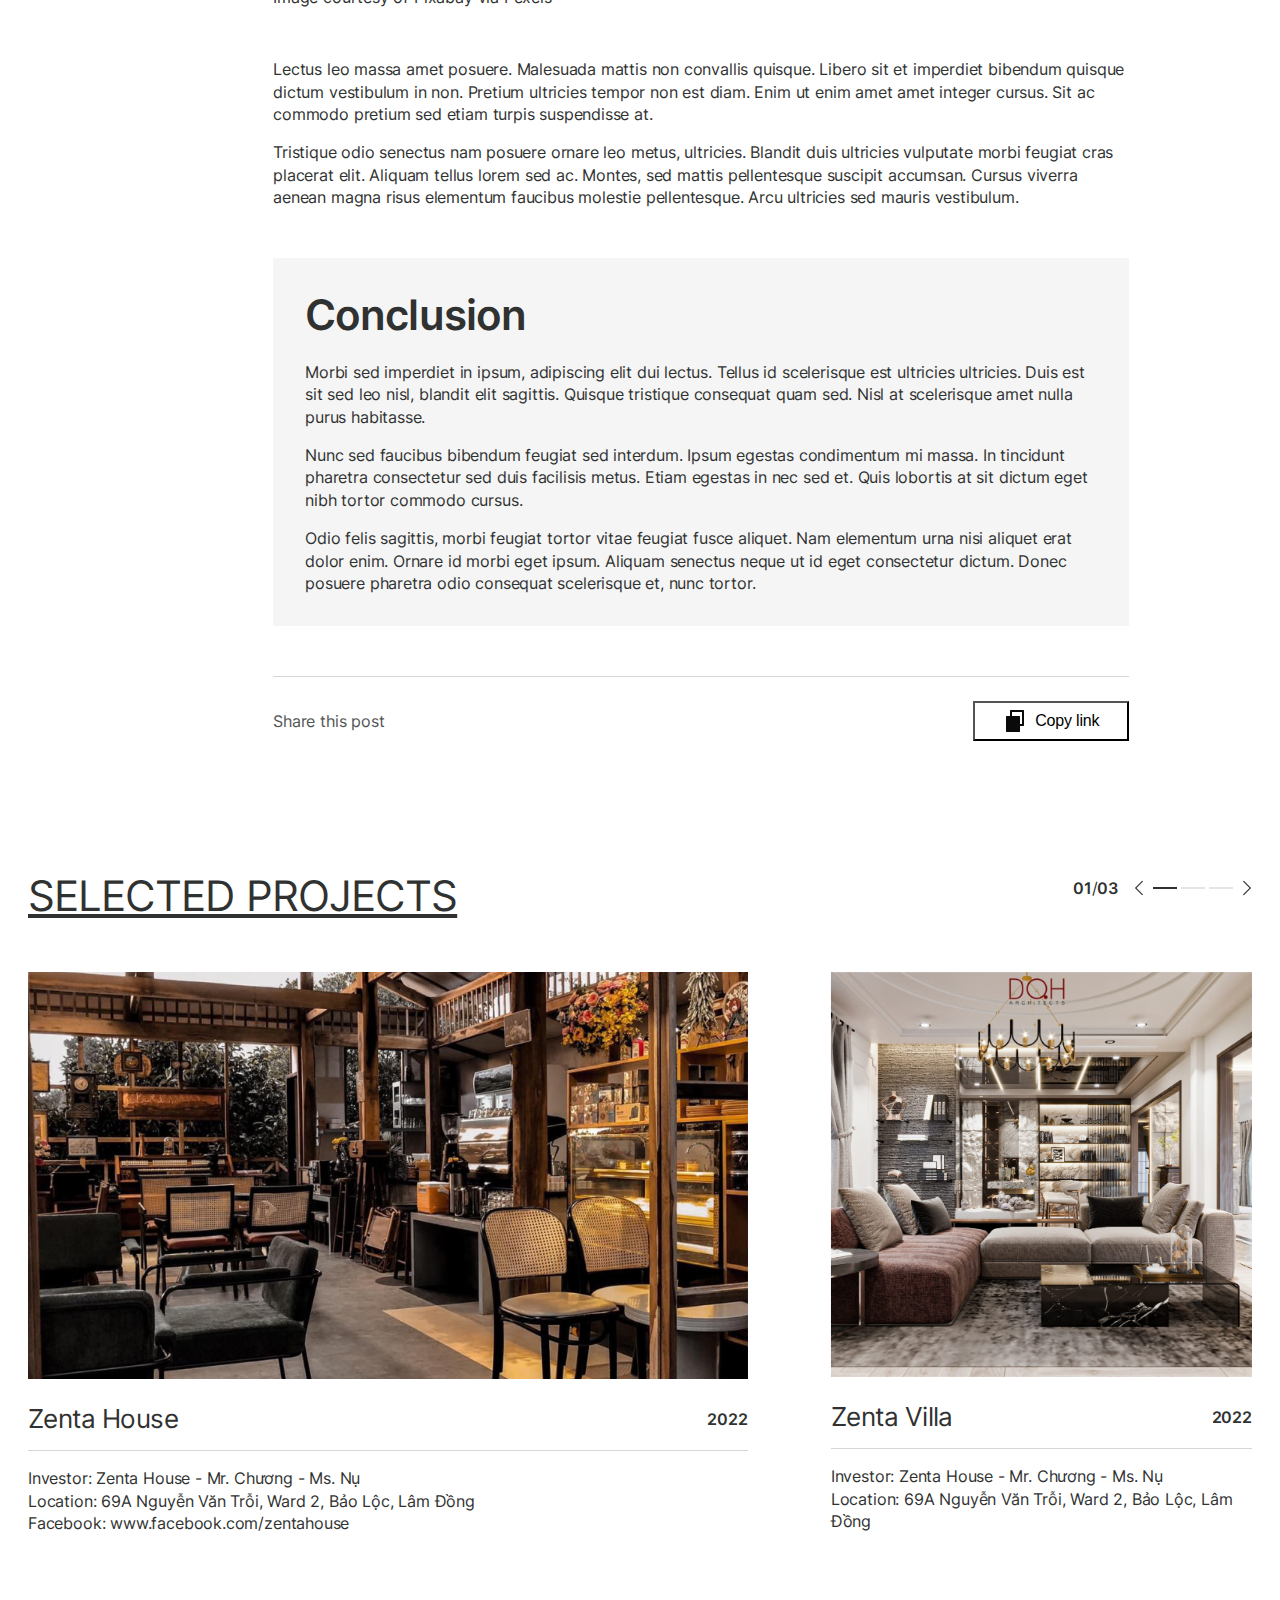
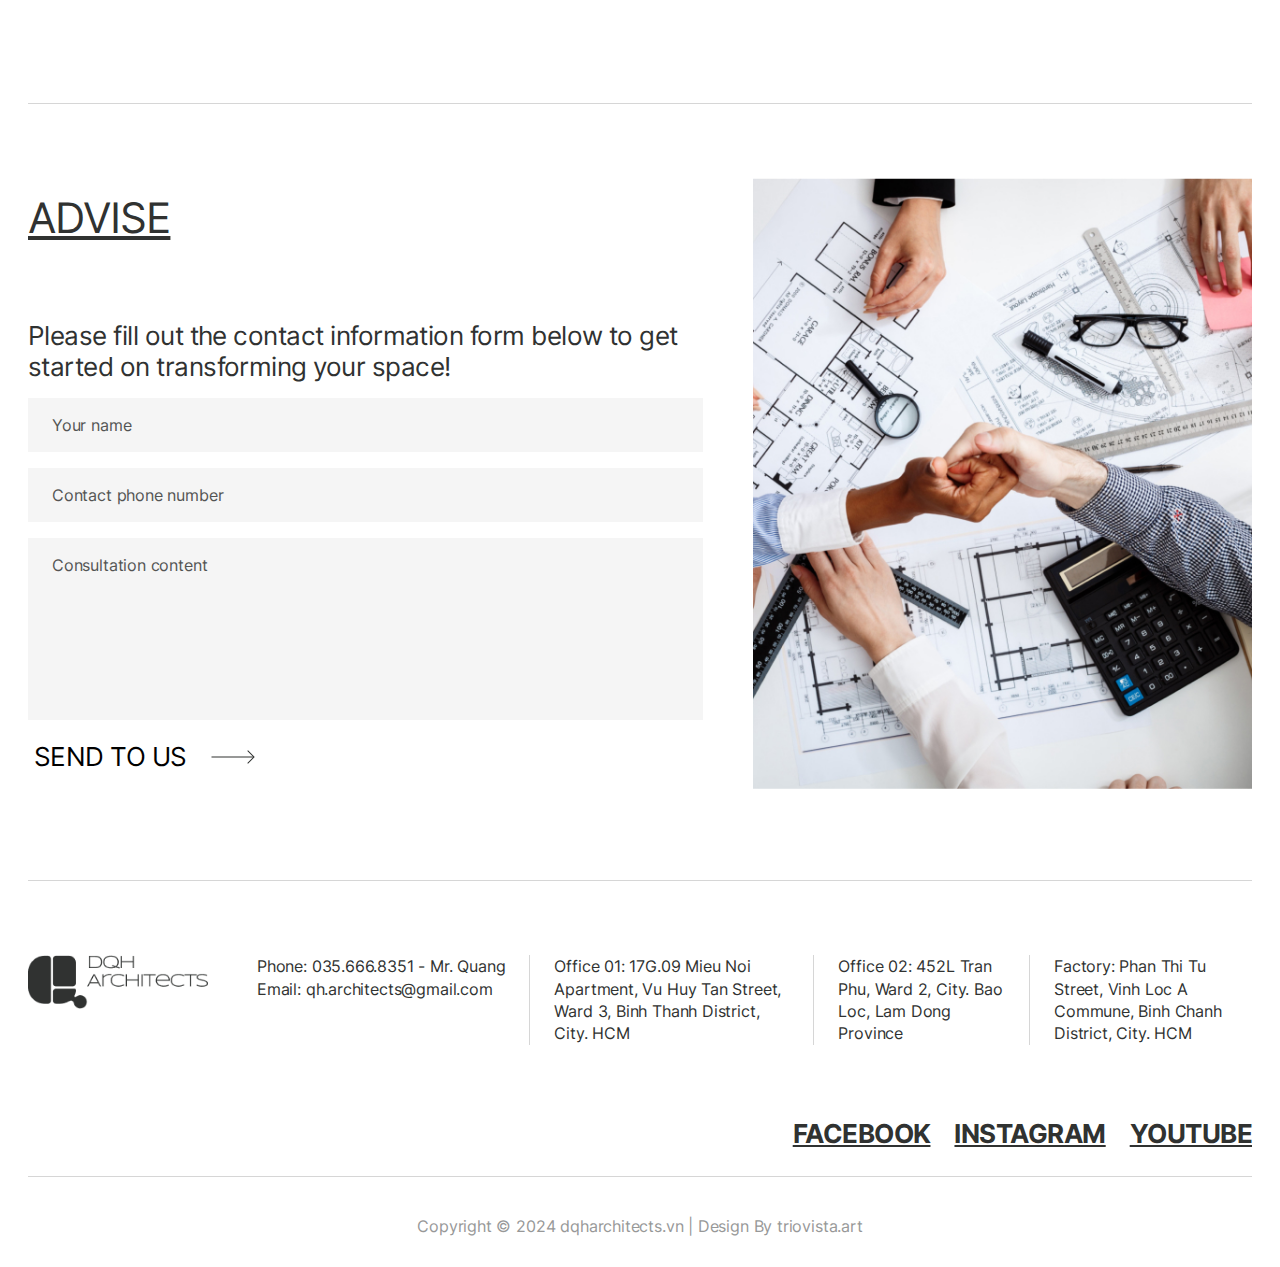
<file: newsdetail.html>
<!DOCTYPE html>
<html lang="en">
  <head>
    <meta charset="UTF-8" />
    <meta name="viewport" content="width=device-width, initial-scale=1.0" />
    <title>Document</title>
    <!-- Favicon -->
    <link rel="canonical" href="" />
    <link rel="icon" type="image/x-icon" href="./favicon.ico" />
    <!-- Meta  -->
    <meta name="title" content="DQH ARCHITECTS" />
    <meta name="description" content="DQH ARCHITECTS" />
    <meta name="keyword" content="" />
    <!-- Meta facebook -->
    <meta property="og:locale" content="en" />
    <meta property="og:type" content="article" />
    <meta property="og:title" content="DQH ARCHITECTS" />
    <meta property="og:description" content="DQH ARCHITECTS" />
    <meta property="og:url" content="" />
    <meta property="og:site_name" conte nt="DQH ARCHITECTS" />
    <meta property="og:image" content="img/thumbnail.jpg" />
    <!-- Meta twitter -->
    <meta name="twitter:card" content="" />
    <meta name="twitter:site" content="" />
    <meta name="twitter:title" content="" />
    <meta name="twitter:description" content="" />
    <meta name="twitter:image" content="" />
    <!-- Link -->
    <link rel="stylesheet" href="dest/style.min.css" />
    <link rel="stylesheet" href="dest/fonts.css" />
    <!-- Style -->
    <style></style>
  </head>
  <body>
    <!-- Header -->
    <header class="header" id="newsdetail">
      <!-- Logo -->
      <a href="./" class="header__logo">
        <img src="img/logo.png" alt="logo" />
      </a>
      <!-- CTA -->
      <div class="header__cta">
        <!-- Nav menu -->
        <div class="header__cta-nav btnnav">
          <span></span>
        </div>
        <!-- Language dropdown -->
        <div class="header__cta-lang">
          <!-- Current value -->
          <p class="currentlang">EN</p>
          <!-- Dropdown value -->
          <ul class="dropdownlang">
            <li class="dropdownlang__item">VN</li>
            <li class="dropdownlang__item">JP</li>
            <li class="dropdownlang__item">AU</li>
          </ul>
        </div>
      </div>
      <!-- Nav menu -->
      <div class="header__navmobile-wrapper">
        <!-- Nav mobile -->
        <ul class="header__navmobile">
          <!-- Exit button -->
          <li class="btnexit">
            <span></span>
          </li>
          <li class="header__navmobile-item"><a class="underline" href="./">home</a></li>
          <li class="header__navmobile-item">
            <a class="underline" href="introduction.html">introduction</a>
          </li>
          <li class="header__navmobile-item">
            <a class="underline" href="service.html">services</a>
          </li>
          <li class="header__navmobile-item">
            <!-- Title -->
            <div class="title">
              <a class="underline" href="projects.html">projects</a>
              <!-- Dropdown icon -->
              <div class="title__icon">
                <span></span>
              </div>
            </div>
            <!-- Dropdown -->
            <div class="dropdown">
              <!-- Drop down list -->
              <ul class="dropdown__list">
                <li class="dropdown__list-item">
                  <a class="underline" href="projectdetail.html">Civic</a>
                </li>
                <li class="dropdown__list-item">
                  <a class="underline" href="projectdetail.html">Religious </a>
                </li>
                <li class="dropdown__list-item">
                  <a class="underline" href="projectdetail.html">Commercial</a>
                </li>
                <li class="dropdown__list-item">
                  <a class="underline" href="projectdetail.html"
                    >Urban Design / Planning / <br />
                    Landscape Architecture
                  </a>
                </li>
              </ul>
            </div>
          </li>
          <li class="header__navmobile-item"><a class="underline" href="video.html">video</a></li>
          <li class="header__navmobile-item">
            <!-- Title -->
            <div class="title">
              <a class="underline" href="news.html">news</a>
              <!-- Dropdown icon -->
              <div class="title__icon">
                <span></span>
              </div>
            </div>
            <!-- Drop down -->
            <div class="dropdown">
              <!-- Drop down list -->
              <ul class="dropdown__list">
                <li class="dropdown__list-item">
                  <a class="underline" href="newsdetail.html">Design - Construction Process</a>
                </li>
                <li class="dropdown__list-item">
                  <a class="underline" href="newsdetail.html">Sample Quotation Contract </a>
                </li>
                <li class="dropdown__list-item">
                  <a class="underline" href="newsdetail.html">Construction Knowledge</a>
                </li>
              </ul>
            </div>
          </li>
          <li class="header__navmobile-item">
            <a class="underline" href="contact.html">contact</a>
          </li>
        </ul>
      </div>
    </header>
    <!-- Main -->
    <main class="main" id="newsdetail">
      <!-- News detail -->
      <section class="scnewsdetail">
        <!-- Hero -->
        <div class="scnewsdetail__hero">
          <!-- Thumb -->
          <div class="scnewsdetail__hero-thumb">
            <img src="img/news-img-1.jpg" alt="news 1" />
          </div>
          <!-- textbox -->
          <div class="textbox">
            <!-- Heading -->
            <h2>Exploring Architectural Themes for Your Blog Content</h2>
            <!-- Description -->
            <p class="desc --body-big">Are you passionate about architecture and looking to create engaging blog content for an architect website?</p>
          </div>
        </div>
        <!-- Content -->
        <div class="scnewsdetail__content">
          <div class="container">
            <!-- Content group -->
            <div class="scnewsdetail__content-group">
              <p>
                Lorem ipsum dolor sit amet, consectetur adipiscing elit. Donec ullamcorper mattis lorem non. Ultrices praesent amet ipsum justo massa. Eu dolor aliquet risus gravida nunc at feugiat
                consequat purus. Non massa enim vitae duis mattis. Vel in ultricies vel fringilla.
              </p>
            </div>
            <!-- Content group -->
            <div class="scnewsdetail__content-group">
              <h3>Architectural Design Principles</h3>
              <p>
                Mi tincidunt elit, id quisque ligula ac diam, amet. Vel etiam suspendisse morbi eleifend faucibus eget vestibulum felis. Dictum quis montes, sit sit. Tellus aliquam enim urna, etiam.
                Mauris posuere vulputate arcu amet, vitae nisi, tellus tincidunt. At feugiat sapien varius id.
              </p>
              <p>
                Eget quis mi enim, leo lacinia pharetra, semper. Eget in volutpat mollis at volutpat lectus velit, sed auctor. Porttitor fames arcu quis fusce augue enim. Quis at habitant diam at.
                Suscipit tristique risus, at donec. In turpis vel et quam imperdiet. Ipsum molestie aliquet sodales id est ac volutpat.
              </p>
            </div>
            <!-- Figure -->
            <figure>
              <img src="img/news-img-2.jpg" alt="news 2" />
              <figcaption>Image courtesy of Scott Webb via Pexels</figcaption>
            </figure>
            <!-- Content group -->
            <div class="scnewsdetail__content-group">
              <p>
                Ipsum sit mattis nulla quam nulla. Gravida id gravida ac enim mauris id. Non pellentesque congue eget consectetur turpis. Sapien, dictum molestie sem tempor. Diam elit, orci, tincidunt
                aenean tempus. Quis velit eget ut tortor tellus. Sed vel, congue felis elit erat nam nibh orci.
              </p>
            </div>
            <!-- Blockquote -->
            <blockquote>
              “In a world older and more complete than ours they move finished and complete, gifted with extensions of the senses we have lost or never attained, living by voices we shall never hear.”
              <p>— Olivia Rhye, Product Designer</p>
            </blockquote>
            <!-- Content group -->
            <div class="scnewsdetail__content-group">
              <p>
                Dolor enim eu tortor urna sed duis nulla. Aliquam vestibulum, nulla odio nisl vitae. In aliquet pellentesque aenean hac vestibulum turpis mi bibendum diam. Tempor integer aliquam in
                vitae malesuada fringilla.
              </p>
              <p>
                Elit nisi in eleifend sed nisi. Pulvinar at orci, proin imperdiet commodo consectetur convallis risus. Sed condimentum enim dignissim adipiscing faucibus consequat, urna. Viverra purus
                et erat auctor aliquam. Risus, volutpat vulputate posuere purus sit congue convallis aliquet. Arcu id augue ut feugiat donec porttitor neque. Mauris, neque ultricies eu vestibulum,
                bibendum quam lorem id. Dolor lacus, eget nunc lectus in tellus, pharetra, porttitor.
              </p>
              <p>
                Ipsum sit mattis nulla quam nulla. Gravida id gravida ac enim mauris id. Non pellentesque congue eget consectetur turpis. Sapien, dictum molestie sem tempor. Diam elit, orci, tincidunt
                aenean tempus. Quis velit eget ut tortor tellus. Sed vel, congue felis elit erat nam nibh orci.
              </p>
            </div>
            <!-- Content group -->
            <div class="scnewsdetail__content-group">
              <h3>Famous Architects</h3>
              <p>
                Mi tincidunt elit, id quisque ligula ac diam, amet. Vel etiam suspendisse morbi eleifend faucibus eget vestibulum felis. Dictum quis montes, sit sit. Tellus aliquam enim urna, etiam.
                Mauris posuere vulputate arcu amet, vitae nisi, tellus tincidunt. At feugiat sapien varius id.
              </p>
              <p>
                Eget quis mi enim, leo lacinia pharetra, semper. Eget in volutpat mollis at volutpat lectus velit, sed auctor. Porttitor fames arcu quis fusce augue enim. Quis at habitant diam at.
                Suscipit tristique risus, at donec. In turpis vel et quam imperdiet. Ipsum molestie aliquet sodales id est ac volutpat.
              </p>
            </div>
            <!-- Content group -->
            <div class="scnewsdetail__content-group">
              <h3>Sustainable Architecture</h3>
              <p>
                Sagittis et eu at elementum, quis in. Proin praesent volutpat egestas sociis sit lorem nunc nunc sit. Eget diam curabitur mi ac. Auctor rutrum lacus malesuada massa ornare et.
                Vulputate consectetur ac ultrices at diam dui eget fringilla tincidunt. Arcu sit dignissim massa erat cursus vulputate gravida id. Sed quis auctor vulputate hac elementum gravida
                cursus dis.
              </p>
              <!-- List -->
              <ol>
                <li>Lectus id duis vitae porttitor enim gravida morbi.</li>
                <li>Eu turpis posuere semper feugiat volutpat elit, ultrices suspendisse. Auctor vel in vitae placerat.</li>
                <li>Suspendisse maecenas ac donec scelerisque diam sed est duis purus.</li>
              </ol>
            </div>
            <!-- Figure -->
            <figure>
              <img src="img/news-img-3.jpg" alt="news 3" />
              <figcaption>Image courtesy of Pixabay via Pexels</figcaption>
            </figure>
            <!-- Content group -->
            <div class="scnewsdetail__content-group">
              <p>
                Lectus leo massa amet posuere. Malesuada mattis non convallis quisque. Libero sit et imperdiet bibendum quisque dictum vestibulum in non. Pretium ultricies tempor non est diam. Enim ut
                enim amet amet integer cursus. Sit ac commodo pretium sed etiam turpis suspendisse at.
              </p>
              <p>
                Tristique odio senectus nam posuere ornare leo metus, ultricies. Blandit duis ultricies vulputate morbi feugiat cras placerat elit. Aliquam tellus lorem sed ac. Montes, sed mattis
                pellentesque suscipit accumsan. Cursus viverra aenean magna risus elementum faucibus molestie pellentesque. Arcu ultricies sed mauris vestibulum.
              </p>
            </div>
            <!-- Content group -->
            <div class="scnewsdetail__content-group">
              <h2>Conclusion</h2>
              <p>
                Morbi sed imperdiet in ipsum, adipiscing elit dui lectus. Tellus id scelerisque est ultricies ultricies. Duis est sit sed leo nisl, blandit elit sagittis. Quisque tristique consequat
                quam sed. Nisl at scelerisque amet nulla purus habitasse.
              </p>
              <p>
                Nunc sed faucibus bibendum feugiat sed interdum. Ipsum egestas condimentum mi massa. In tincidunt pharetra consectetur sed duis facilisis metus. Etiam egestas in nec sed et. Quis
                lobortis at sit dictum eget nibh tortor commodo cursus.
              </p>
              <p>
                Odio felis sagittis, morbi feugiat tortor vitae feugiat fusce aliquet. Nam elementum urna nisi aliquet erat dolor enim. Ornare id morbi eget ipsum. Aliquam senectus neque ut id eget
                consectetur dictum. Donec posuere pharetra odio consequat scelerisque et, nunc tortor.
              </p>
            </div>
            <!-- Content group -->
            <div class="scnewsdetail__content-group">
              <span>Share this post</span>
              <button>
                <div class="icon"><img src="img/copy-icon.png" alt="copy icon" /></div>
                Copy link
              </button>
            </div>
          </div>
        </div>
      </section>
      <!-- Projects -->
      <section class="scprojects">
        <div class="container">
          <!-- Textbox -->
          <div class="scprojects__textbox textbox">
            <!-- Heading -->
            <h2 class="heading --h2">SELECTED PROJECTS</h2>
            <!-- Number -->
            <div class="paging">
              <!-- Current -->
              <p class="paging__current">01</p>
              /<!-- Total -->
              <p class="paging__total"></p>
            </div>
          </div>
          <!-- Slider -->
          <ul class="scprojects__slider">
            <!-- Item -->
            <li class="scprojects__slider-item">
              <!-- Article 1 -->
              <article class="article">
                <!-- Image -->
                <div class="thumb">
                  <img src="img/project-img-1.jpg" alt="project 1" />
                </div>
                <!-- Textbox -->
                <div class="textbox">
                  <!-- Heading group -->
                  <div class="headinggroup">
                    <!-- Heading -->
                    <h3 class="headinggroup__heading heading --h3 --medium">Zenta House</h3>
                    <!-- Year -->
                    <span class="headinggroup__year">2022</span>
                  </div>
                  <!-- Description -->
                  <ul class="content">
                    <li class="content__desc">Investor: Zenta House - Mr. Chương - Ms. Nụ</li>
                    <li class="content__desc">Location: 69A Nguyễn Văn Trỗi, Ward 2, Bảo Lộc, Lâm Đồng</li>
                    <li class="content__desc">Facebook: www.facebook.com/zentahouse</li>
                  </ul>
                </div>
              </article>
              <!-- Article 2 -->
              <article class="article">
                <!-- Image -->
                <div class="thumb">
                  <img src="img/project-img-2.jpg" alt="project 2" />
                </div>
                <!-- Textbox -->
                <div class="textbox">
                  <!-- Heading group -->
                  <div class="headinggroup">
                    <!-- Heading -->
                    <h3 class="headinggroup__heading heading --h3 --medium">Zenta Villa</h3>
                    <!-- Year -->
                    <span class="headinggroup__year">2022</span>
                  </div>
                  <!-- Description -->
                  <ul class="content">
                    <li class="content__desc">Investor: Zenta House - Mr. Chương - Ms. Nụ</li>
                    <li class="content__desc">Location: 69A Nguyễn Văn Trỗi, Ward 2, Bảo Lộc, Lâm Đồng</li>
                    <li class="content__desc">Facebook: www.facebook.com/zentahouse</li>
                  </ul>
                </div>
              </article>
            </li>
            <!-- Item -->
            <li class="scprojects__slider-item">
              <!-- Article 1 -->
              <article class="article">
                <!-- Image -->
                <div class="thumb">
                  <img src="img/project-img-4.jpg" alt="project 1" />
                </div>
                <!-- Textbox -->
                <div class="textbox">
                  <!-- Heading group -->
                  <div class="headinggroup">
                    <!-- Heading -->
                    <h3 class="headinggroup__heading heading --h3 --medium">Zenta House</h3>
                    <!-- Year -->
                    <span class="headinggroup__year">2022</span>
                  </div>
                  <!-- Description -->
                  <ul class="content">
                    <li class="content__desc">Investor: Zenta House - Mr. Chương - Ms. Nụ</li>
                    <li class="content__desc">Location: 69A Nguyễn Văn Trỗi, Ward 2, Bảo Lộc, Lâm Đồng</li>
                    <li class="content__desc">Facebook: www.facebook.com/zentahouse</li>
                  </ul>
                </div>
              </article>
              <!-- Article 2 -->
              <article class="article">
                <!-- Image -->
                <div class="thumb">
                  <img src="img/project-img-3.jpg" alt="project 2" />
                </div>
                <!-- Textbox -->
                <div class="textbox">
                  <!-- Heading group -->
                  <div class="headinggroup">
                    <!-- Heading -->
                    <h3 class="headinggroup__heading heading --h3 --medium">Zenta Villa</h3>
                    <!-- Year -->
                    <span class="headinggroup__year">2022</span>
                  </div>
                  <!-- Description -->
                  <ul class="content">
                    <li class="content__desc">Investor: Zenta House - Mr. Chương - Ms. Nụ</li>
                    <li class="content__desc">Location: 69A Nguyễn Văn Trỗi, Ward 2, Bảo Lộc, Lâm Đồng</li>
                    <li class="content__desc">Facebook: www.facebook.com/zentahouse</li>
                  </ul>
                </div>
              </article>
            </li>
            <!-- Item -->
            <li class="scprojects__slider-item">
              <!-- Article 1 -->
              <article class="article">
                <!-- Image -->
                <div class="thumb">
                  <img src="img/project-img-5.jpg" alt="project 1" />
                </div>
                <!-- Textbox -->
                <div class="textbox">
                  <!-- Heading group -->
                  <div class="headinggroup">
                    <!-- Heading -->
                    <h3 class="headinggroup__heading heading --h3 --medium">Zenta House</h3>
                    <!-- Year -->
                    <span class="headinggroup__year">2022</span>
                  </div>
                  <!-- Description -->
                  <ul class="content">
                    <li class="content__desc">Investor: Zenta House - Mr. Chương - Ms. Nụ</li>
                    <li class="content__desc">Location: 69A Nguyễn Văn Trỗi, Ward 2, Bảo Lộc, Lâm Đồng</li>
                    <li class="content__desc">Facebook: www.facebook.com/zentahouse</li>
                  </ul>
                </div>
              </article>
              <!-- Article 2 -->
              <article class="article">
                <!-- Image -->
                <div class="thumb">
                  <img src="img/project-img-6.jpg" alt="project 2" />
                </div>
                <!-- Textbox -->
                <div class="textbox">
                  <!-- Heading group -->
                  <div class="headinggroup">
                    <!-- Heading -->
                    <h3 class="headinggroup__heading heading --h3 --medium">Zenta Villa</h3>
                    <!-- Year -->
                    <span class="headinggroup__year">2022</span>
                  </div>
                  <!-- Description -->
                  <ul class="content">
                    <li class="content__desc">Investor: Zenta House - Mr. Chương - Ms. Nụ</li>
                    <li class="content__desc">Location: 69A Nguyễn Văn Trỗi, Ward 2, Bảo Lộc, Lâm Đồng</li>
                    <li class="content__desc">Facebook: www.facebook.com/zentahouse</li>
                  </ul>
                </div>
              </article>
            </li>
          </ul>
        </div>
      </section>
      <!-- Advise -->
      <section class="scadvise">
        <div class="container">
          <!-- INner -->
          <div class="scadvise__inner">
            <form action="#" class="scadvise__form">
              <!-- Textbox -->
              <div class="textbox">
                <!-- Heading -->
                <h2 class="heading --h2">Advise</h2>
              </div>
              <!-- Form -->
              <div class="scadvise__form-wrapper">
                <h3 class="--h3">Please fill out the contact information form below to get started on transforming your space!</h3>
                <!-- Name -->
                <div class="formgroup">
                  <input type="text" placeholder="Your name" id="name" name="name" />
                  <p class="--error">Please fill in this field!</p>
                </div>
                <!-- Phone -->
                <div class="formgroup">
                  <input type="text" placeholder="Contact phone number" id="phonenumber" name="phonenumber" />
                  <p class="--error">Please fill in this field!</p>
                </div>
                <!-- Consultation content -->
                <div class="formgroup">
                  <textarea name="consultation" id="consultation" placeholder="Consultation content"></textarea>
                  <p class="--error">Please fill in this field!</p>
                </div>
                <!-- Button submit -->
                <button class="btnsubmit" type="submit">
                  <span>
                    
                  send to us
                  </span>
                  <div class="icon arrow">
                    <img src="img/arrow-right-icon.svg" alt="arrow-right-icon" />
                  </div>
                </button>
              </div>
            </form>
            <!-- Image -->
            <div class="thumb">
              <img src="img/advise-img-1.jpg" alt="advise 1" />
            </div>
          </div>
        </div>
      </section>
    </main>
    <!-- Footer -->
    <footer class="footer">
      <div class="container">
        <!-- Contact -->
        <div class="footer__contact">
          <!-- Logo -->
          <a href="./" class="footer__contact-logo">
            <img src="img/footer-logo.png" alt="footer logo" />
          </a>
          <!-- Info -->
          <div class="footer__contact-info">
            <p>
              Phone: 035.666.8351 - Mr. Quang <br />
              Email: qh.architects@gmail.com
            </p>
            <p>Office 01: 17G.09 Mieu Noi Apartment, Vu Huy Tan Street, Ward 3, Binh Thanh District, City. HCM</p>
            <p>Office 02: 452L Tran Phu, Ward 2, City. Bao Loc, Lam Dong Province</p>
            <p>Factory: Phan Thi Tu Street, Vinh Loc A Commune, Binh Chanh District, City. HCM</p>
          </div>
        </div>
        <!-- Socials -->
        <div class="footer__socials">
          <a href="https://www.facebook.com/tommynhat/" target="_blank">facebook</a>
          <a href="https://www.instagram.com/triovista.art/" target="_blank">instagram</a>
          <a href="https://www.instagram.com/triovista.art/" target="_blank">youtube</a>
        </div>
        <!-- Copyright -->
        <div class="footer__copyright">
          <p>Copyright © 2024 dqharchitects.vn | Design By triovista.art</p>
        </div>
      </div>
    </footer>
    <!-- Js -->
    <script src="dest/jsmain.min.js"></script>
    <script src="dest/main.js"></script>
  </body>
</html>
</file>
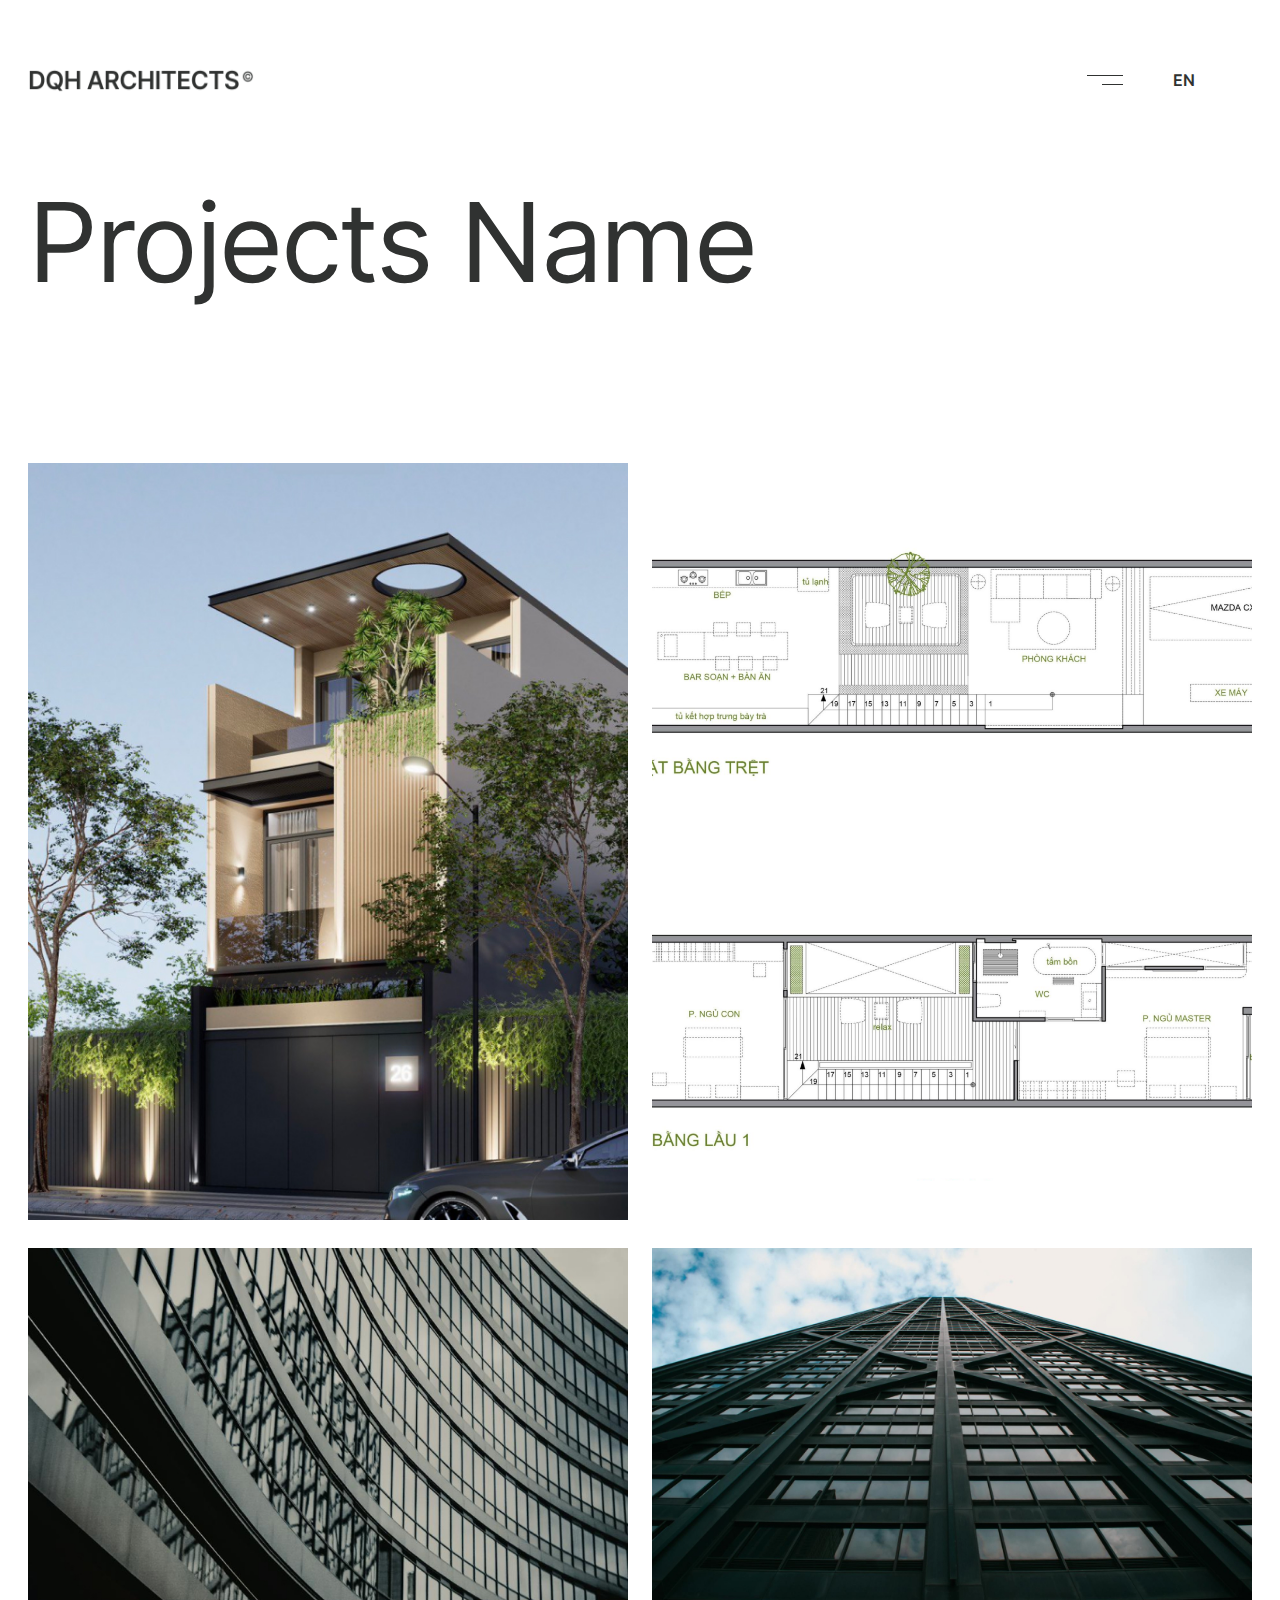
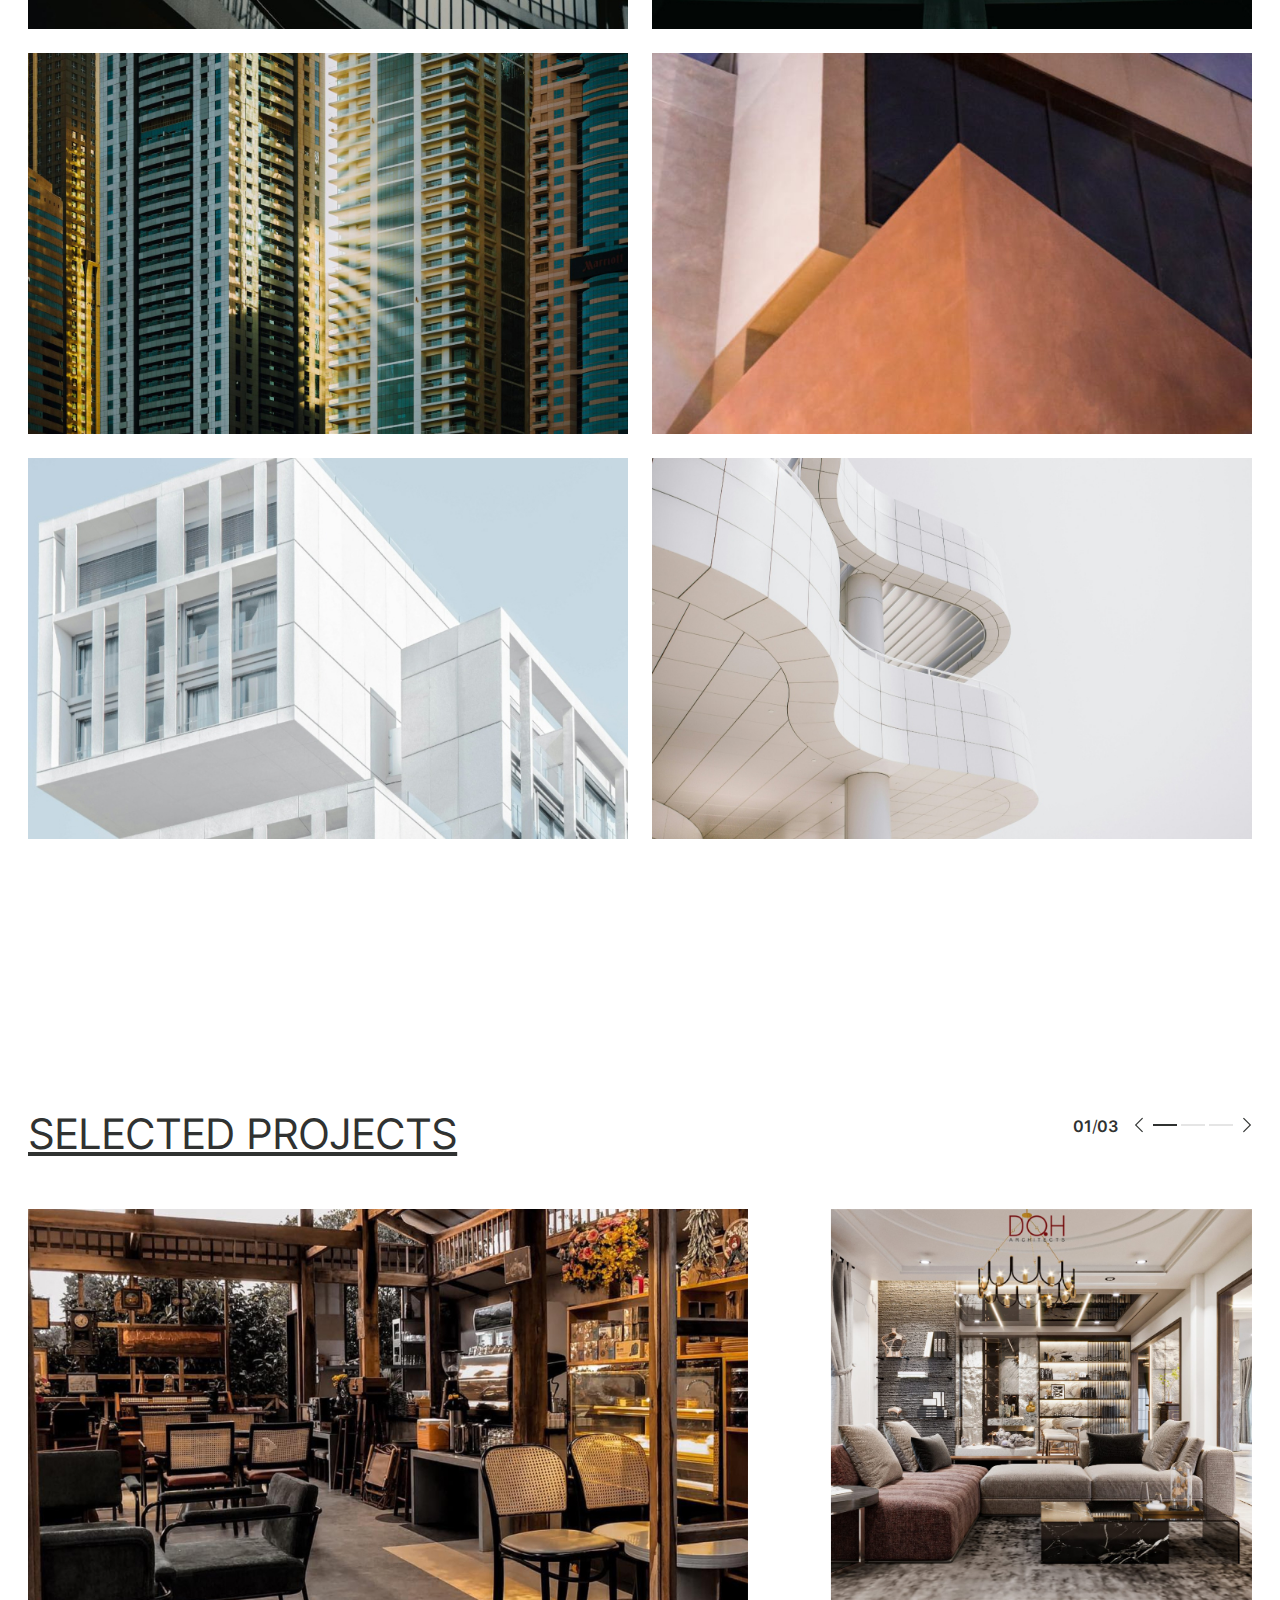
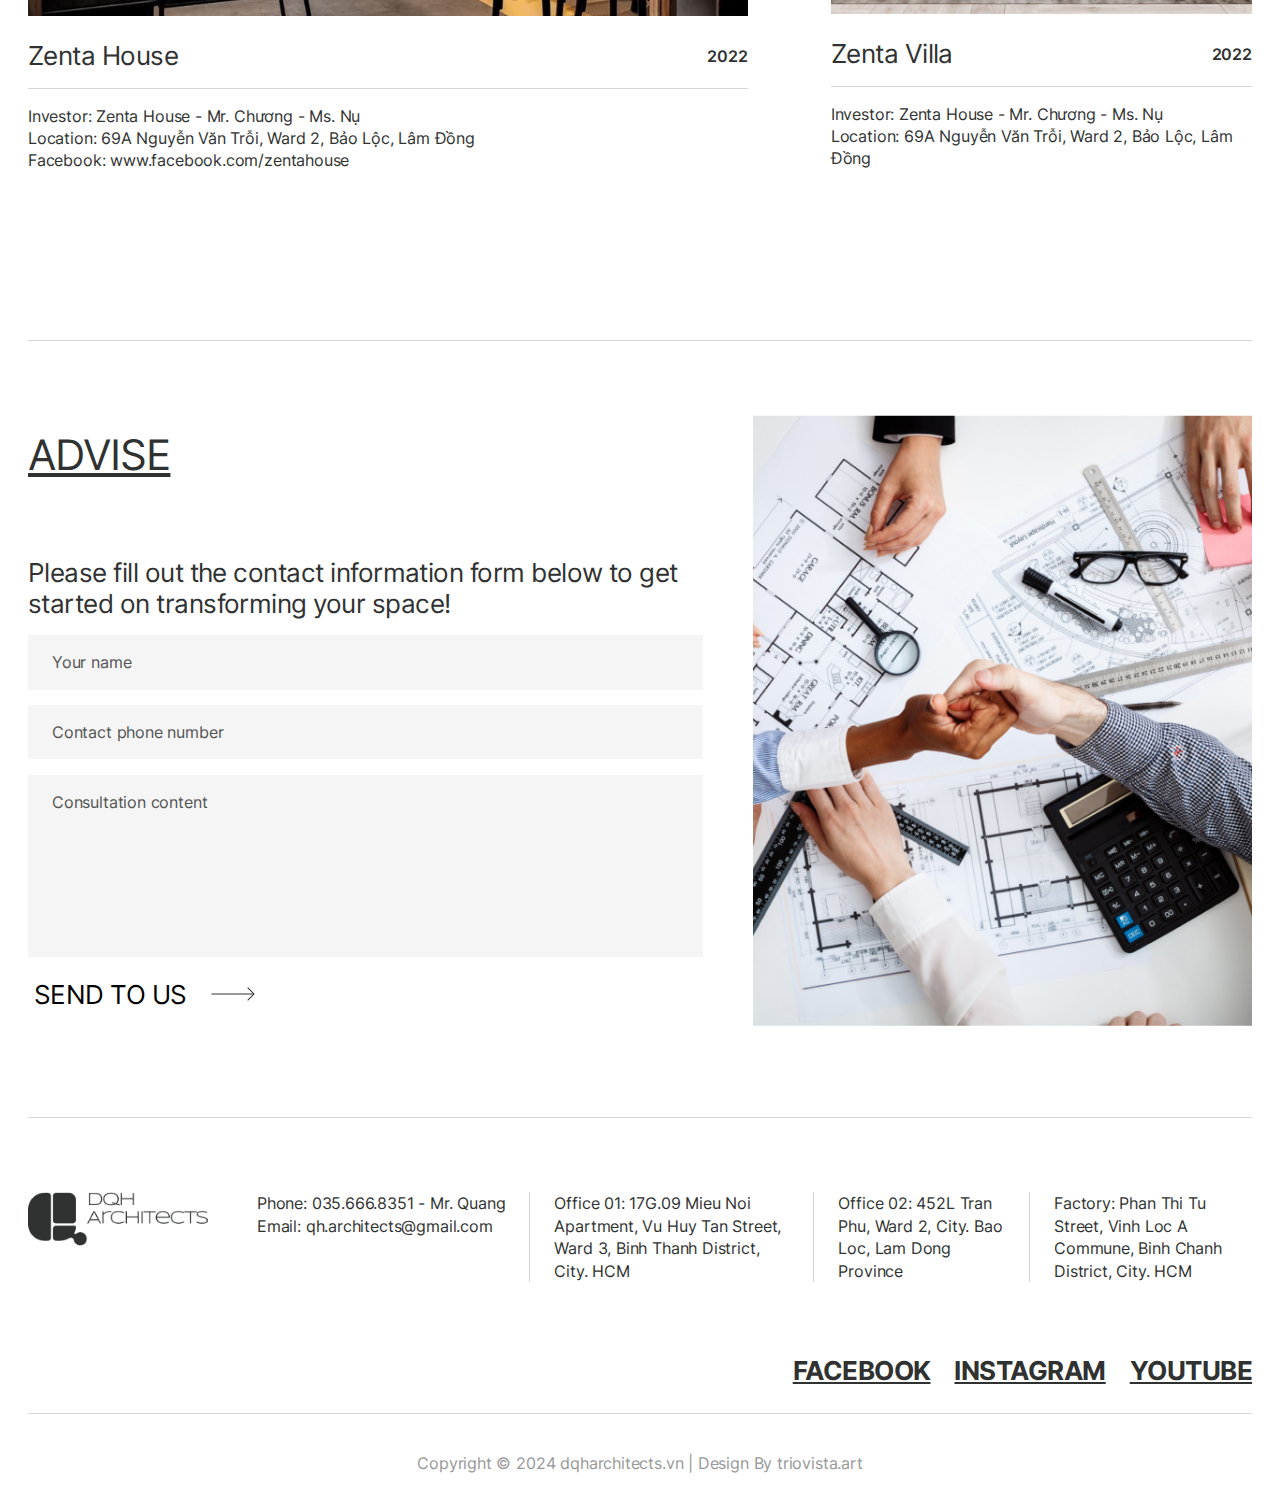
<file: projectdetail.html>
<!DOCTYPE html>
<html lang="en">
  <head>
    <meta charset="UTF-8" />
    <meta name="viewport" content="width=device-width, initial-scale=1.0" />
    <title>Document</title>
    <!-- Favicon -->
    <link rel="canonical" href="" />
    <link rel="icon" type="image/x-icon" href="./favicon.ico" />
    <!-- Meta  -->
    <meta name="title" content="DQH ARCHITECTS" />
    <meta name="description" content="DQH ARCHITECTS" />
    <meta name="keyword" content="" />
    <!-- Meta facebook -->
    <meta property="og:locale" content="en" />
    <meta property="og:type" content="article" />
    <meta property="og:title" content="DQH ARCHITECTS" />
    <meta property="og:description" content="DQH ARCHITECTS" />
    <meta property="og:url" content="" />
    <meta property="og:site_name" conte nt="DQH ARCHITECTS" />
    <meta property="og:image" content="img/thumbnail.jpg" />
    <!-- Meta twitter -->
    <meta name="twitter:card" content="" />
    <meta name="twitter:site" content="" />
    <meta name="twitter:title" content="" />
    <meta name="twitter:description" content="" />
    <meta name="twitter:image" content="" />
    <!-- Link -->
    <link rel="stylesheet" href="dest/style.min.css" />
    <link rel="stylesheet" href="dest/fonts.css" />
    <!-- Style -->
    <style></style>
  </head>
  <body>
    <!-- Header -->
    <header class="header" id="projectdetail">
      <!-- Logo -->
      <a href="./" class="header__logo">
        <img src="img/logo.png" alt="logo" />
      </a>
      <!-- CTA -->
      <div class="header__cta">
        <!-- Nav menu -->
        <div class="header__cta-nav btnnav">
          <span></span>
        </div>
        <!-- Language dropdown -->
        <div class="header__cta-lang">
          <!-- Current value -->
          <p class="currentlang">EN</p>
          <!-- Dropdown value -->
          <ul class="dropdownlang">
            <li class="dropdownlang__item">VN</li>
            <li class="dropdownlang__item">JP</li>
            <li class="dropdownlang__item">AU</li>
          </ul>
        </div>
      </div>
      <!-- Nav menu -->
      <div class="header__navmobile-wrapper">
        <!-- Nav mobile -->
        <ul class="header__navmobile">
          <!-- Exit button -->
          <li class="btnexit">
            <span></span>
          </li>
          <li class="header__navmobile-item"><a class="underline" href="./">home</a></li>
          <li class="header__navmobile-item">
            <a class="underline" href="introduction.html">introduction</a>
          </li>
          <li class="header__navmobile-item">
            <a class="underline" href="service.html">services</a>
          </li>
          <li class="header__navmobile-item">
            <!-- Title -->
            <div class="title">
              <a class="underline" href="projects.html">projects</a>
              <!-- Dropdown icon -->
              <div class="title__icon">
                <span></span>
              </div>
            </div>
            <!-- Dropdown -->
            <div class="dropdown">
              <!-- Drop down list -->
              <ul class="dropdown__list">
                <li class="dropdown__list-item">
                  <a class="underline" href="projectdetail.html">Civic</a>
                </li>
                <li class="dropdown__list-item">
                  <a class="underline" href="projectdetail.html">Religious </a>
                </li>
                <li class="dropdown__list-item">
                  <a class="underline" href="projectdetail.html">Commercial</a>
                </li>
                <li class="dropdown__list-item">
                  <a class="underline" href="projectdetail.html"
                    >Urban Design / Planning / <br />
                    Landscape Architecture
                  </a>
                </li>
              </ul>
            </div>
          </li>
          <li class="header__navmobile-item"><a class="underline" href="video.html">video</a></li>
          <li class="header__navmobile-item">
            <!-- Title -->
            <div class="title">
              <a class="underline" href="news.html">news</a>
              <!-- Dropdown icon -->
              <div class="title__icon">
                <span></span>
              </div>
            </div>
            <!-- Drop down -->
            <div class="dropdown">
              <!-- Drop down list -->
              <ul class="dropdown__list">
                <li class="dropdown__list-item">
                  <a class="underline" href="newsdetail.html">Design - Construction Process</a>
                </li>
                <li class="dropdown__list-item">
                  <a class="underline" href="newsdetail.html">Sample Quotation Contract </a>
                </li>
                <li class="dropdown__list-item">
                  <a class="underline" href="newsdetail.html">Construction Knowledge</a>
                </li>
              </ul>
            </div>
          </li>
          <li class="header__navmobile-item">
            <a class="underline" href="contact.html">contact</a>
          </li>
        </ul>
      </div>
    </header>
    <!-- Main -->
    <main class="main" id="projectdetail">
      <!-- Projects demo -->
      <section class="scprojectsdemo">
        <div class="container">
          <!-- Textbox -->
          <div class="scprojectsdemo__textbox textbox">
            <!-- Heading -->
            <h1 class="heading">Projects Name</h1>
            <!-- Dropdown -->
            <div class="scprojectsdemo__textbox-dropdown textbox-dropdown dropdown">
              <!-- Label -->
              <div class="label">Project type:</div>
              <!-- Dropdown group -->
              <div class="dropdowngroup">
                <!-- Current -->
                <div class="dropdowngroup__current">
                  <span class="dropdowngroup__current-text">All</span>
                  <!-- Dropdown icon -->
                  <div class="dropdowngroup__current-icon">
                    <img src="img/arrow-prev-icon.png" alt="arrow" />
                  </div>
                </div>
                <!-- Dropdown -->
                <ul class="dropdowngroup__list">
                  <li><a href="projectdetail.html">Civic</a></li>
                  <li><a href="projectdetail.html">Religious</a></li>
                  <li><a href="projectdetail.html">Comercial</a></li>
                  <li>
                    <a href="projectdetail.html"
                      >Urban Design / Planning / <br />
                      Landscape Architecture</a
                    >
                  </li>
                </ul>
              </div>
            </div>
          </div>
          <!-- Gallerty -->
          <div class="scprojectsdemo__gallery" id="scprojectsdemo__gallery">
            <a href="img/project-img-9.jpg" class="scprojectsdemo__gallery-item" data-caption="Project 1" data-fancybox="gallery">
              <img src="img/project-img-9.jpg" alt="project 1" />
            </a>
            <a href="img/project-draw-1.png" data-fancybox="gallery" data-caption="Project draw 1" class="scprojectsdemo__gallery-item">
              <img src="img/project-draw-1.png" alt="project 1" />
              <img src="img/project-draw-2.png" alt="project 1" />
            </a>

            <a href="img/project-img-3.jpg" data-fancybox="gallery" data-caption="Project draw 2" class="scprojectsdemo__gallery-item">
              <img src="img/project-img-3.jpg" alt="project 1" />
            </a>
            <a href="img/project-img-4.jpg" data-fancybox="gallery" data-caption="Project draw 2" class="scprojectsdemo__gallery-item">
              <img src="img/project-img-4.jpg" alt="project 1" />
            </a>
            <a href="img/project-img-5.jpg" data-fancybox="gallery" data-caption="Project draw 2" class="scprojectsdemo__gallery-item">
              <img src="img/project-img-5.jpg" alt="project 1" />
            </a>
            <a href="img/project-img-6.jpg" data-fancybox="gallery" data-caption="Project draw 2" class="scprojectsdemo__gallery-item">
              <img src="img/project-img-6.jpg" alt="project 1" />
            </a>
            <a href="img/project-img-7.jpg" data-fancybox="gallery" data-caption="Project draw 2" class="scprojectsdemo__gallery-item">
              <img src="img/project-img-7.jpg" alt="project 1" />
            </a>
            <a href="img/project-img-8.jpg" data-fancybox="gallery" data-caption="Project draw 2" class="scprojectsdemo__gallery-item">
              <img src="img/project-img-8.jpg" alt="project 1" />
            </a>
          </div>
        </div>
      </section>

      <!-- Projects -->
      <section class="scprojects">
        <div class="container">
          <!-- Textbox -->
          <div class="scprojects__textbox textbox">
            <!-- Heading -->
            <h2 class="heading --h2">SELECTED PROJECTS</h2>
            <!-- Number -->
            <div class="paging">
              <!-- Current -->
              <p class="paging__current">01</p>
              /<!-- Total -->
              <p class="paging__total"></p>
            </div>
          </div>
          <!-- Slider -->
          <ul class="scprojects__slider">
            <!-- Item -->
            <li class="scprojects__slider-item">
              <!-- Article 1 -->
              <article class="article">
                <!-- Image -->
                <div class="thumb">
                  <img src="img/project-img-1.jpg" alt="project 1" />
                </div>
                <!-- Textbox -->
                <div class="textbox">
                  <!-- Heading group -->
                  <div class="headinggroup">
                    <!-- Heading -->
                    <h3 class="headinggroup__heading heading --h3 --medium">Zenta House</h3>
                    <!-- Year -->
                    <span class="headinggroup__year">2022</span>
                  </div>
                  <!-- Description -->
                  <ul class="content">
                    <li class="content__desc">Investor: Zenta House - Mr. Chương - Ms. Nụ</li>
                    <li class="content__desc">Location: 69A Nguyễn Văn Trỗi, Ward 2, Bảo Lộc, Lâm Đồng</li>
                    <li class="content__desc">Facebook: www.facebook.com/zentahouse</li>
                  </ul>
                </div>
              </article>
              <!-- Article 2 -->
              <article class="article">
                <!-- Image -->
                <div class="thumb">
                  <img src="img/project-img-2.jpg" alt="project 2" />
                </div>
                <!-- Textbox -->
                <div class="textbox">
                  <!-- Heading group -->
                  <div class="headinggroup">
                    <!-- Heading -->
                    <h3 class="headinggroup__heading heading --h3 --medium">Zenta Villa</h3>
                    <!-- Year -->
                    <span class="headinggroup__year">2022</span>
                  </div>
                  <!-- Description -->
                  <ul class="content">
                    <li class="content__desc">Investor: Zenta House - Mr. Chương - Ms. Nụ</li>
                    <li class="content__desc">Location: 69A Nguyễn Văn Trỗi, Ward 2, Bảo Lộc, Lâm Đồng</li>
                    <li class="content__desc">Facebook: www.facebook.com/zentahouse</li>
                  </ul>
                </div>
              </article>
            </li>
            <!-- Item -->
            <li class="scprojects__slider-item">
              <!-- Article 1 -->
              <article class="article">
                <!-- Image -->
                <div class="thumb">
                  <img src="img/project-img-4.jpg" alt="project 1" />
                </div>
                <!-- Textbox -->
                <div class="textbox">
                  <!-- Heading group -->
                  <div class="headinggroup">
                    <!-- Heading -->
                    <h3 class="headinggroup__heading heading --h3 --medium">Zenta House</h3>
                    <!-- Year -->
                    <span class="headinggroup__year">2022</span>
                  </div>
                  <!-- Description -->
                  <ul class="content">
                    <li class="content__desc">Investor: Zenta House - Mr. Chương - Ms. Nụ</li>
                    <li class="content__desc">Location: 69A Nguyễn Văn Trỗi, Ward 2, Bảo Lộc, Lâm Đồng</li>
                    <li class="content__desc">Facebook: www.facebook.com/zentahouse</li>
                  </ul>
                </div>
              </article>
              <!-- Article 2 -->
              <article class="article">
                <!-- Image -->
                <div class="thumb">
                  <img src="img/project-img-3.jpg" alt="project 2" />
                </div>
                <!-- Textbox -->
                <div class="textbox">
                  <!-- Heading group -->
                  <div class="headinggroup">
                    <!-- Heading -->
                    <h3 class="headinggroup__heading heading --h3 --medium">Zenta Villa</h3>
                    <!-- Year -->
                    <span class="headinggroup__year">2022</span>
                  </div>
                  <!-- Description -->
                  <ul class="content">
                    <li class="content__desc">Investor: Zenta House - Mr. Chương - Ms. Nụ</li>
                    <li class="content__desc">Location: 69A Nguyễn Văn Trỗi, Ward 2, Bảo Lộc, Lâm Đồng</li>
                    <li class="content__desc">Facebook: www.facebook.com/zentahouse</li>
                  </ul>
                </div>
              </article>
            </li>
            <!-- Item -->
            <li class="scprojects__slider-item">
              <!-- Article 1 -->
              <article class="article">
                <!-- Image -->
                <div class="thumb">
                  <img src="img/project-img-5.jpg" alt="project 1" />
                </div>
                <!-- Textbox -->
                <div class="textbox">
                  <!-- Heading group -->
                  <div class="headinggroup">
                    <!-- Heading -->
                    <h3 class="headinggroup__heading heading --h3 --medium">Zenta House</h3>
                    <!-- Year -->
                    <span class="headinggroup__year">2022</span>
                  </div>
                  <!-- Description -->
                  <ul class="content">
                    <li class="content__desc">Investor: Zenta House - Mr. Chương - Ms. Nụ</li>
                    <li class="content__desc">Location: 69A Nguyễn Văn Trỗi, Ward 2, Bảo Lộc, Lâm Đồng</li>
                    <li class="content__desc">Facebook: www.facebook.com/zentahouse</li>
                  </ul>
                </div>
              </article>
              <!-- Article 2 -->
              <article class="article">
                <!-- Image -->
                <div class="thumb">
                  <img src="img/project-img-6.jpg" alt="project 2" />
                </div>
                <!-- Textbox -->
                <div class="textbox">
                  <!-- Heading group -->
                  <div class="headinggroup">
                    <!-- Heading -->
                    <h3 class="headinggroup__heading heading --h3 --medium">Zenta Villa</h3>
                    <!-- Year -->
                    <span class="headinggroup__year">2022</span>
                  </div>
                  <!-- Description -->
                  <ul class="content">
                    <li class="content__desc">Investor: Zenta House - Mr. Chương - Ms. Nụ</li>
                    <li class="content__desc">Location: 69A Nguyễn Văn Trỗi, Ward 2, Bảo Lộc, Lâm Đồng</li>
                    <li class="content__desc">Facebook: www.facebook.com/zentahouse</li>
                  </ul>
                </div>
              </article>
            </li>
          </ul>
        </div>
      </section>

      <!-- Advise -->
      <section class="scadvise">
        <div class="container">
          <!-- INner -->
          <div class="scadvise__inner">
            <form action="#" class="scadvise__form">
              <!-- Textbox -->
              <div class="textbox">
                <!-- Heading -->
                <h2 class="heading --h2">Advise</h2>
              </div>
              <!-- Form -->
              <div class="scadvise__form-wrapper">
                <h3 class="--h3">Please fill out the contact information form below to get started on transforming your space!</h3>
                <!-- Name -->
                <div class="formgroup">
                  <input type="text" placeholder="Your name" id="name" name="name" />
                  <p class="--error">Please fill in this field!</p>
                </div>
                <!-- Phone -->
                <div class="formgroup">
                  <input type="text" placeholder="Contact phone number" id="phonenumber" name="phonenumber" />
                  <p class="--error">Please fill in this field!</p>
                </div>
                <!-- Consultation content -->
                <div class="formgroup">
                  <textarea name="consultation" id="consultation" placeholder="Consultation content"></textarea>
                  <p class="--error">Please fill in this field!</p>
                </div>
                <!-- Button submit -->
                <button class="btnsubmit" type="submit">
                  <span>
                    
                  send to us
                  </span>
                  <div class="icon arrow">
                    <img src="img/arrow-right-icon.svg" alt="arrow-right-icon" />
                  </div>
                </button>
              </div>
            </form>
            <!-- Image -->
            <div class="thumb">
              <img src="img/advise-img-1.jpg" alt="advise 1" />
            </div>
          </div>
        </div>
      </section>
    </main>
    <!-- Footer -->
    <footer class="footer">
      <div class="container">
        <!-- Contact -->
        <div class="footer__contact">
          <!-- Logo -->
          <a href="./" class="footer__contact-logo">
            <img src="img/footer-logo.png" alt="footer logo" />
          </a>
          <!-- Info -->
          <div class="footer__contact-info">
            <p>
              Phone: 035.666.8351 - Mr. Quang <br />
              Email: qh.architects@gmail.com
            </p>
            <p>Office 01: 17G.09 Mieu Noi Apartment, Vu Huy Tan Street, Ward 3, Binh Thanh District, City. HCM</p>
            <p>Office 02: 452L Tran Phu, Ward 2, City. Bao Loc, Lam Dong Province</p>
            <p>Factory: Phan Thi Tu Street, Vinh Loc A Commune, Binh Chanh District, City. HCM</p>
          </div>
        </div>
        <!-- Socials -->
        <div class="footer__socials">
          <a href="https://www.facebook.com/tommynhat/" target="_blank">facebook</a>
          <a href="https://www.instagram.com/triovista.art/" target="_blank">instagram</a>
          <a href="https://www.instagram.com/triovista.art/" target="_blank">youtube</a>
        </div>
        <!-- Copyright -->
        <div class="footer__copyright">
          <p>Copyright © 2024 dqharchitects.vn | Design By triovista.art</p>
        </div>
      </div>
    </footer>
    <!-- Js -->
    <script src="dest/jsmain.min.js"></script>
    <script src="dest/main.js"></script>
  </body>
</html>
</file>
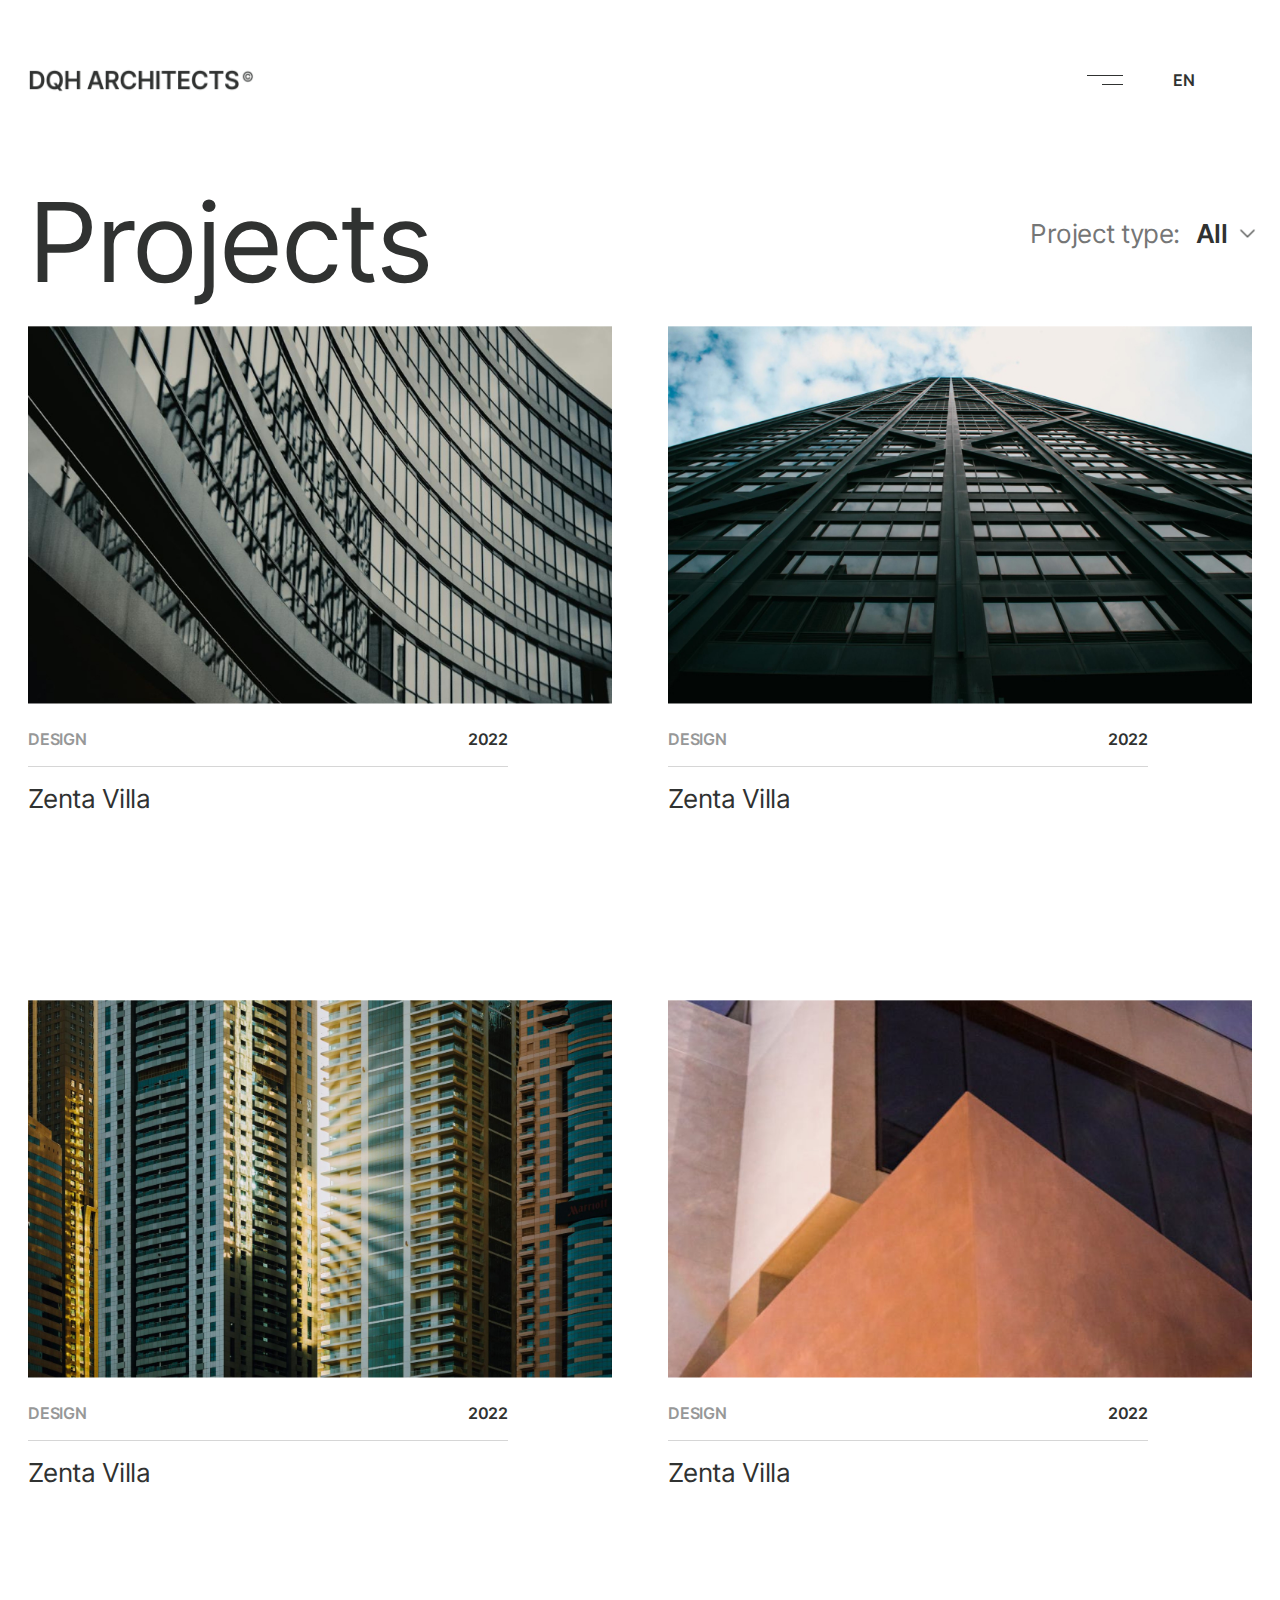
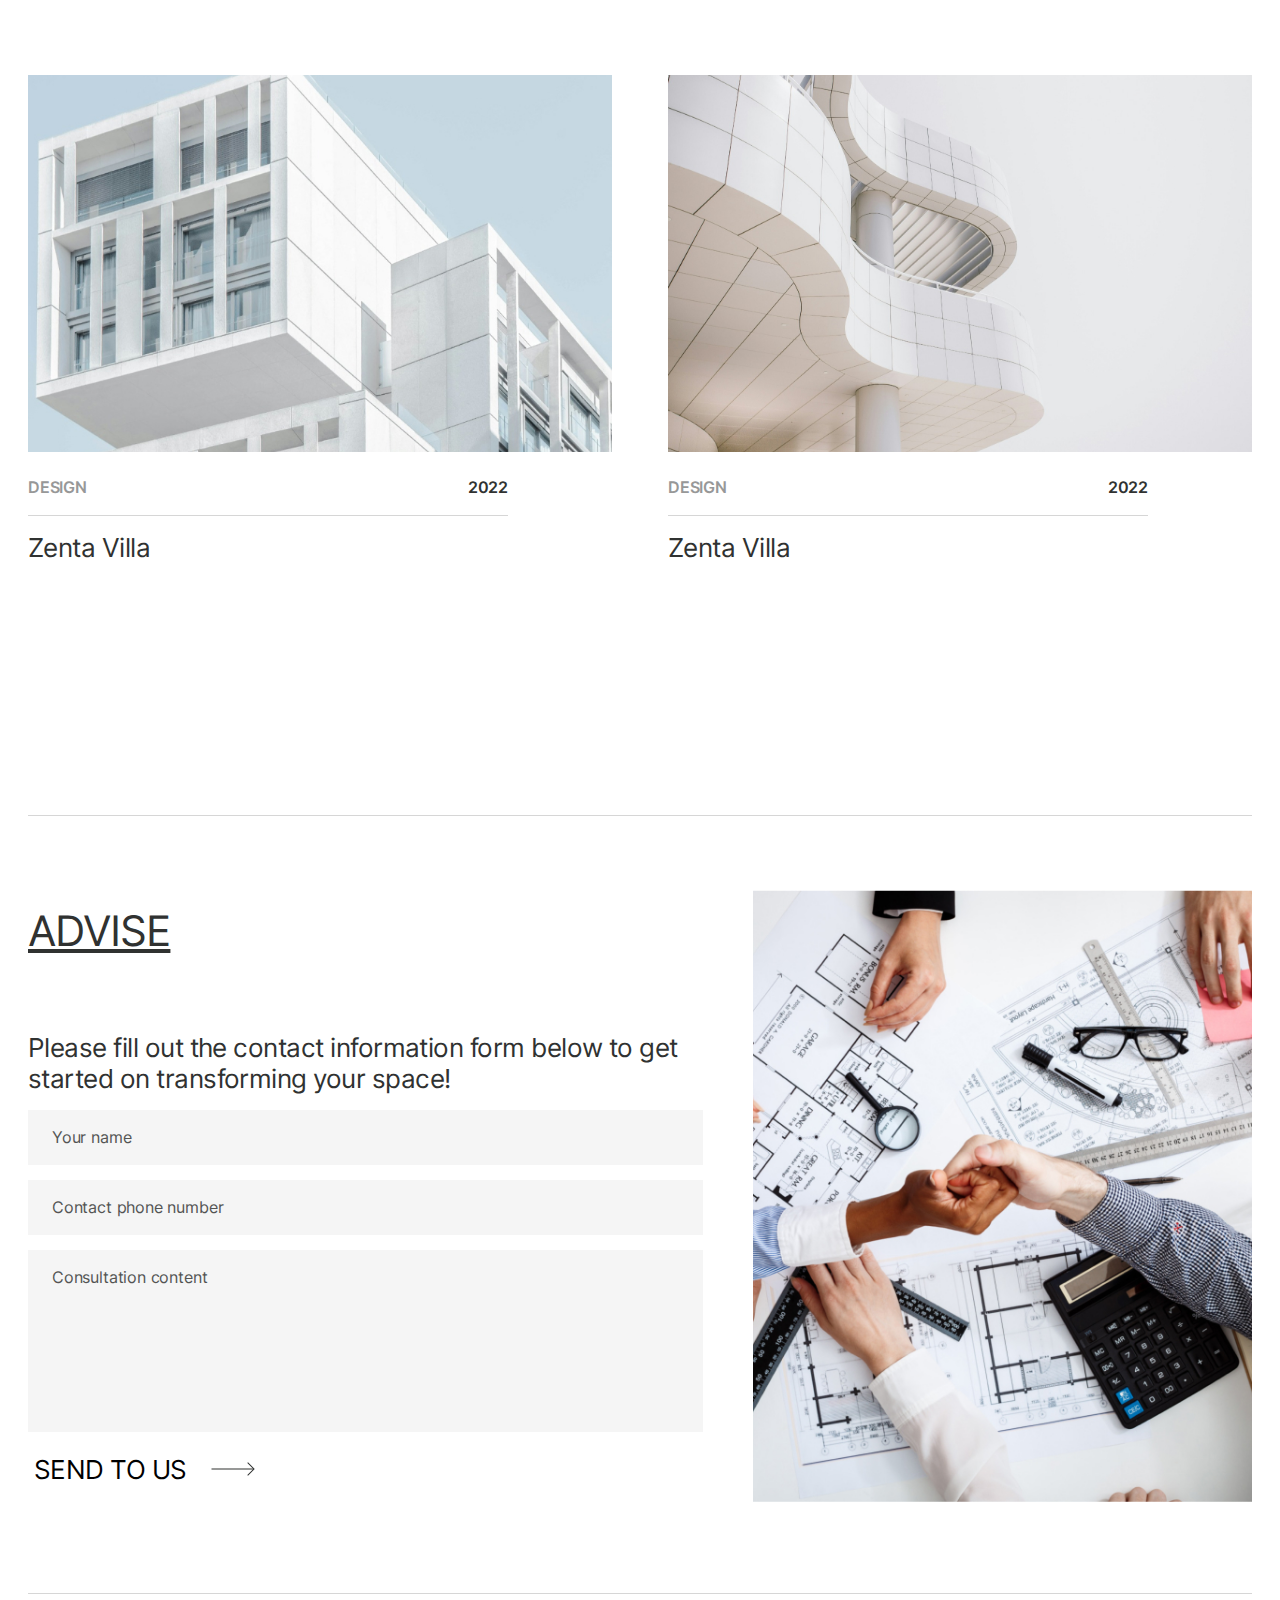
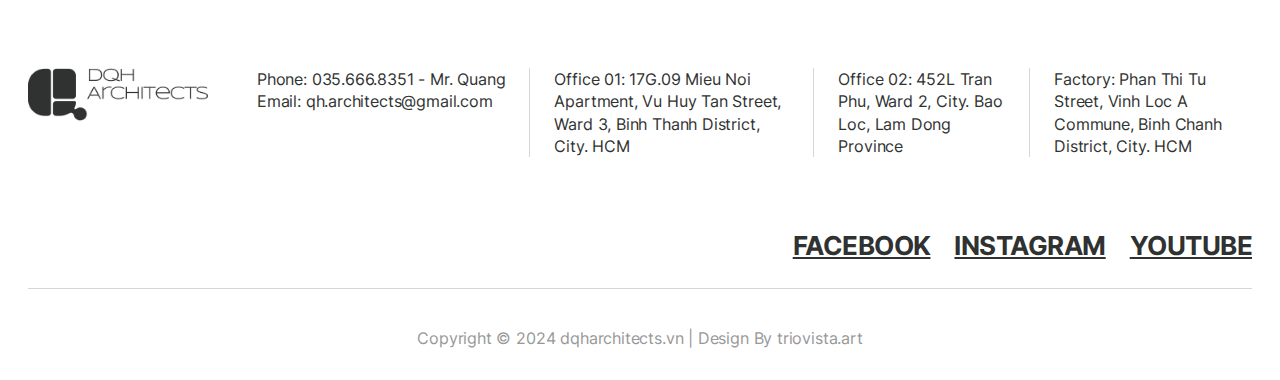
<file: projects.html>
<!DOCTYPE html>
<html lang="en">
  <head>
    <meta charset="UTF-8" />
    <meta name="viewport" content="width=device-width, initial-scale=1.0" />
    <title>Document</title>
    <!-- Favicon -->
    <link rel="canonical" href="" />
    <link rel="icon" type="image/x-icon" href="./favicon.ico" />
    <!-- Meta  -->
    <meta name="title" content="DQH ARCHITECTS" />
    <meta name="description" content="DQH ARCHITECTS" />
    <meta name="keyword" content="" />
    <!-- Meta facebook -->
    <meta property="og:locale" content="en" />
    <meta property="og:type" content="article" />
    <meta property="og:title" content="DQH ARCHITECTS" />
    <meta property="og:description" content="DQH ARCHITECTS" />
    <meta property="og:url" content="" />
    <meta property="og:site_name" conte nt="DQH ARCHITECTS" />
    <meta property="og:image" content="img/thumbnail.jpg" />
    <!-- Meta twitter -->
    <meta name="twitter:card" content="" />
    <meta name="twitter:site" content="" />
    <meta name="twitter:title" content="" />
    <meta name="twitter:description" content="" />
    <meta name="twitter:image" content="" />
    <!-- Link -->
    <link rel="stylesheet" href="dest/style.min.css" />
    <link rel="stylesheet" href="dest/fonts.css" />
    <!-- Style -->
    <style></style>
  </head>
  <body>
    <!-- Header -->
    <header class="header" id="projects">
      <!-- Logo -->
      <a href="./" class="header__logo">
        <img src="img/logo.png" alt="logo" />
      </a>
      <!-- CTA -->
      <div class="header__cta">
        <!-- Nav menu -->
        <div class="header__cta-nav btnnav">
          <span></span>
        </div>
        <!-- Language dropdown -->
        <div class="header__cta-lang">
          <!-- Current value -->
          <p class="currentlang">EN</p>
          <!-- Dropdown value -->
          <ul class="dropdownlang">
            <li class="dropdownlang__item">VN</li>
            <li class="dropdownlang__item">JP</li>
            <li class="dropdownlang__item">AU</li>
          </ul>
        </div>
      </div>
      <!-- Nav menu -->
      <div class="header__navmobile-wrapper">
        <!-- Nav mobile -->
        <ul class="header__navmobile">
          <!-- Exit button -->
          <li class="btnexit">
            <span></span>
          </li>
          <li class="header__navmobile-item"><a class="underline" href="./">home</a></li>
          <li class="header__navmobile-item">
            <a class="underline" href="introduction.html">introduction</a>
          </li>
          <li class="header__navmobile-item">
            <a class="underline" href="service.html">services</a>
          </li>
          <li class="header__navmobile-item">
            <!-- Title -->
            <div class="title">
              <a class="underline" href="projects.html">projects</a>
              <!-- Dropdown icon -->
              <div class="title__icon">
                <span></span>
              </div>
            </div>
            <!-- Dropdown -->
            <div class="dropdown">
              <!-- Drop down list -->
              <ul class="dropdown__list">
                <li class="dropdown__list-item">
                  <a class="underline" href="projectdetail.html">Civic</a>
                </li>
                <li class="dropdown__list-item">
                  <a class="underline" href="projectdetail.html">Religious </a>
                </li>
                <li class="dropdown__list-item">
                  <a class="underline" href="projectdetail.html">Commercial</a>
                </li>
                <li class="dropdown__list-item">
                  <a class="underline" href="projectdetail.html"
                    >Urban Design / Planning / <br />
                    Landscape Architecture
                  </a>
                </li>
              </ul>
            </div>
          </li>
          <li class="header__navmobile-item"><a class="underline" href="video.html">video</a></li>
          <li class="header__navmobile-item">
            <!-- Title -->
            <div class="title">
              <a class="underline" href="news.html">news</a>
              <!-- Dropdown icon -->
              <div class="title__icon">
                <span></span>
              </div>
            </div>
            <!-- Drop down -->
            <div class="dropdown">
              <!-- Drop down list -->
              <ul class="dropdown__list">
                <li class="dropdown__list-item">
                  <a class="underline" href="newsdetail.html">Design - Construction Process</a>
                </li>
                <li class="dropdown__list-item">
                  <a class="underline" href="newsdetail.html">Sample Quotation Contract </a>
                </li>
                <li class="dropdown__list-item">
                  <a class="underline" href="newsdetail.html">Construction Knowledge</a>
                </li>
              </ul>
            </div>
          </li>
          <li class="header__navmobile-item">
            <a class="underline" href="contact.html">contact</a>
          </li>
        </ul>
      </div>
    </header>
    <!-- Main -->
    <main class="main" id="projects">
      <!-- Last projects -->
      <section class="sclastprojects">
        <div class="container">
          <!-- Textbox -->
          <div class="sclastprojects__textbox textbox">
            <!-- Heading -->
            <h1 class="heading">Projects</h1>
            <!-- Dropdown -->
            <div class="sclastprojects__textbox-dropdown textbox-dropdown dropdown">
              <!-- Label -->
              <div class="label">Project type:</div>
              <!-- Dropdown group -->
              <div class="dropdowngroup">
                <!-- Current -->
                <div class="dropdowngroup__current">
                  <span class="dropdowngroup__current-text">All</span>
                  <!-- Dropdown icon -->
                  <div class="dropdowngroup__current-icon">
                    <img src="img/arrow-prev-icon.png" alt="arrow" />
                  </div>
                </div>
                <!-- Dropdown -->
                <ul class="dropdowngroup__list">
                  <li><a href="projectdetail.html">Civic</a></li>
                  <li><a href="projectdetail.html">Religious</a></li>
                  <li><a href="projectdetail.html">Comercial</a></li>
                  <li>
                    <a href="projectdetail.html"
                      >Urban Design / Planning / <br />
                      Landscape Architecture</a
                    >
                  </li>
                </ul>
              </div>
            </div>
          </div>
          <!-- Articles -->
          <ul class="sclastprojects__articlelist">
            <li class="sclastprojects__articlelist-group">
              <!-- Article 1 -->
              <article class="article">
                <!-- Image -->
                <a href="projectdetail.html" class="thumb">
                  <img src="img/project-img-3.jpg" alt="project 3" />
                </a>
                <!-- Content -->
                <div class="textbox">
                  <!-- Heading group -->
                  <div class="headinggroup">
                    <!-- Heading -->
                    <span class="headinggroup__tag tag">DESIGN</span>
                    <!-- Year -->
                    <span class="headinggroup__year">2022</span>
                  </div>
                  <!-- Title -->
                  <h3 class="heading --h3 --medium">
                    <a href="projectdetail.html"> Zenta Villa</a>
                  </h3>
                </div>
              </article>
              <!-- Article 2 -->
              <article class="article">
                <!-- Image -->
                <a href="projectdetail.html" class="thumb">
                  <img src="img/project-img-4.jpg" alt="project 4" />
                </a>
                <!-- Content -->
                <div class="textbox">
                  <!-- Heading group -->
                  <div class="headinggroup">
                    <!-- Heading -->
                    <span class="headinggroup__tag tag">DESIGN</span>
                    <!-- Year -->
                    <span class="headinggroup__year">2022</span>
                  </div>
                  <!-- Title -->
                  <h3 class="heading --h3 --medium">
                    <a href="projectdetail.html">Zenta Villa</a>
                  </h3>
                </div>
              </article>
            </li>
            <li class="sclastprojects__articlelist-group">
              <!-- Article 1 -->
              <article class="article">
                <!-- Image -->
                <a href="projectdetail.html" class="thumb">
                  <img src="img/project-img-5.jpg" alt="project 3" />
                </a>
                <!-- Content -->
                <div class="textbox">
                  <!-- Heading group -->
                  <div class="headinggroup">
                    <!-- Heading -->
                    <span class="headinggroup__tag tag">DESIGN</span>
                    <!-- Year -->
                    <span class="headinggroup__year">2022</span>
                  </div>
                  <!-- Title -->
                  <h3 class="heading --h3 --medium"><a href="projectdetail.html">Zenta Villa</a></h3>
                </div>
              </article>
              <!-- Article 2 -->
              <article class="article">
                <!-- Image -->
                <a href="projectdetail.html" class="thumb">
                  <img src="img/project-img-6.jpg" alt="project 4" />
                </a>
                <!-- Content -->
                <div class="textbox">
                  <!-- Heading group -->
                  <div class="headinggroup">
                    <!-- Heading -->
                    <span class="headinggroup__tag tag">DESIGN</span>
                    <!-- Year -->
                    <span class="headinggroup__year">2022</span>
                  </div>
                  <!-- Title -->
                  <h3 class="heading --h3 --medium"><a href="projectdetail.html">Zenta Villa</a></h3>
                </div>
              </article>
            </li>
            <li class="sclastprojects__articlelist-group">
              <!-- Article 1 -->
              <article class="article">
                <!-- Image -->
                <a href="projectdetail.html" class="thumb">
                  <img src="img/project-img-7.jpg" alt="project 3" />
                </a>
                <!-- Content -->
                <div class="textbox">
                  <!-- Heading group -->
                  <div class="headinggroup">
                    <!-- Heading -->
                    <span class="headinggroup__tag tag">DESIGN</span>
                    <!-- Year -->
                    <span class="headinggroup__year">2022</span>
                  </div>
                  <!-- Title -->
                  <h3 class="heading --h3 --medium"><a href="projectdetail.html">Zenta Villa</a></h3>
                </div>
              </article>
              <!-- Article 2 -->
              <article class="article">
                <!-- Image -->
                <a href="projectdetail.html" class="thumb">
                  <img src="img/project-img-8.jpg" alt="project 4" />
                </a>
                <!-- Content -->
                <div class="textbox">
                  <!-- Heading group -->
                  <div class="headinggroup">
                    <!-- Heading -->
                    <span class="headinggroup__tag tag">DESIGN</span>
                    <!-- Year -->
                    <span class="headinggroup__year">2022</span>
                  </div>
                  <!-- Title -->
                  <h3 class="heading --h3 --medium"><a href="projectdetail.html">Zenta Villa</a></h3>
                </div>
              </article>
            </li>
          </ul>
        </div>
      </section>
      <!-- Advise -->
      <section class="scadvise">
        <div class="container">
          <!-- INner -->
          <div class="scadvise__inner">
            <form action="#" class="scadvise__form">
              <!-- Textbox -->
              <div class="textbox">
                <!-- Heading -->
                <h2 class="heading --h2">Advise</h2>
              </div>
              <!-- Form -->
              <div class="scadvise__form-wrapper">
                <h3 class="--h3">Please fill out the contact information form below to get started on transforming your space!</h3>
                <!-- Name -->
                <div class="formgroup">
                  <input type="text" placeholder="Your name" id="name" name="name" />
                  <p class="--error">Please fill in this field!</p>
                </div>
                <!-- Phone -->
                <div class="formgroup">
                  <input type="text" placeholder="Contact phone number" id="phonenumber" name="phonenumber" />
                  <p class="--error">Please fill in this field!</p>
                </div>
                <!-- Consultation content -->
                <div class="formgroup">
                  <textarea name="consultation" id="consultation" placeholder="Consultation content"></textarea>
                  <p class="--error">Please fill in this field!</p>
                </div>
                <!-- Button submit -->
                <button class="btnsubmit" type="submit">
                  <span>
                    
                  send to us
                  </span>
                  <div class="icon arrow">
                    <img src="img/arrow-right-icon.svg" alt="arrow-right-icon" />
                  </div>
                </button>
              </div>
            </form>
            <!-- Image -->
            <div class="thumb">
              <img src="img/advise-img-1.jpg" alt="advise 1" />
            </div>
          </div>
        </div>
      </section>
    </main>
    <!-- Footer -->
    <footer class="footer">
      <div class="container">
        <!-- Contact -->
        <div class="footer__contact">
          <!-- Logo -->
          <a href="./" class="footer__contact-logo">
            <img src="img/footer-logo.png" alt="footer logo" />
          </a>
          <!-- Info -->
          <div class="footer__contact-info">
            <p>
              Phone: 035.666.8351 - Mr. Quang <br />
              Email: qh.architects@gmail.com
            </p>
            <p>Office 01: 17G.09 Mieu Noi Apartment, Vu Huy Tan Street, Ward 3, Binh Thanh District, City. HCM</p>
            <p>Office 02: 452L Tran Phu, Ward 2, City. Bao Loc, Lam Dong Province</p>
            <p>Factory: Phan Thi Tu Street, Vinh Loc A Commune, Binh Chanh District, City. HCM</p>
          </div>
        </div>
        <!-- Socials -->
        <div class="footer__socials">
          <a href="https://www.facebook.com/tommynhat/" target="_blank">facebook</a>
          <a href="https://www.instagram.com/triovista.art/" target="_blank">instagram</a>
          <a href="https://www.instagram.com/triovista.art/" target="_blank">youtube</a>
        </div>
        <!-- Copyright -->
        <div class="footer__copyright">
          <p>Copyright © 2024 dqharchitects.vn | Design By triovista.art</p>
        </div>
      </div>
    </footer>
    <!-- Js -->
    <script src="dest/jsmain.min.js"></script>
    <script src="dest/main.js"></script>
  </body>
</html>
</file>
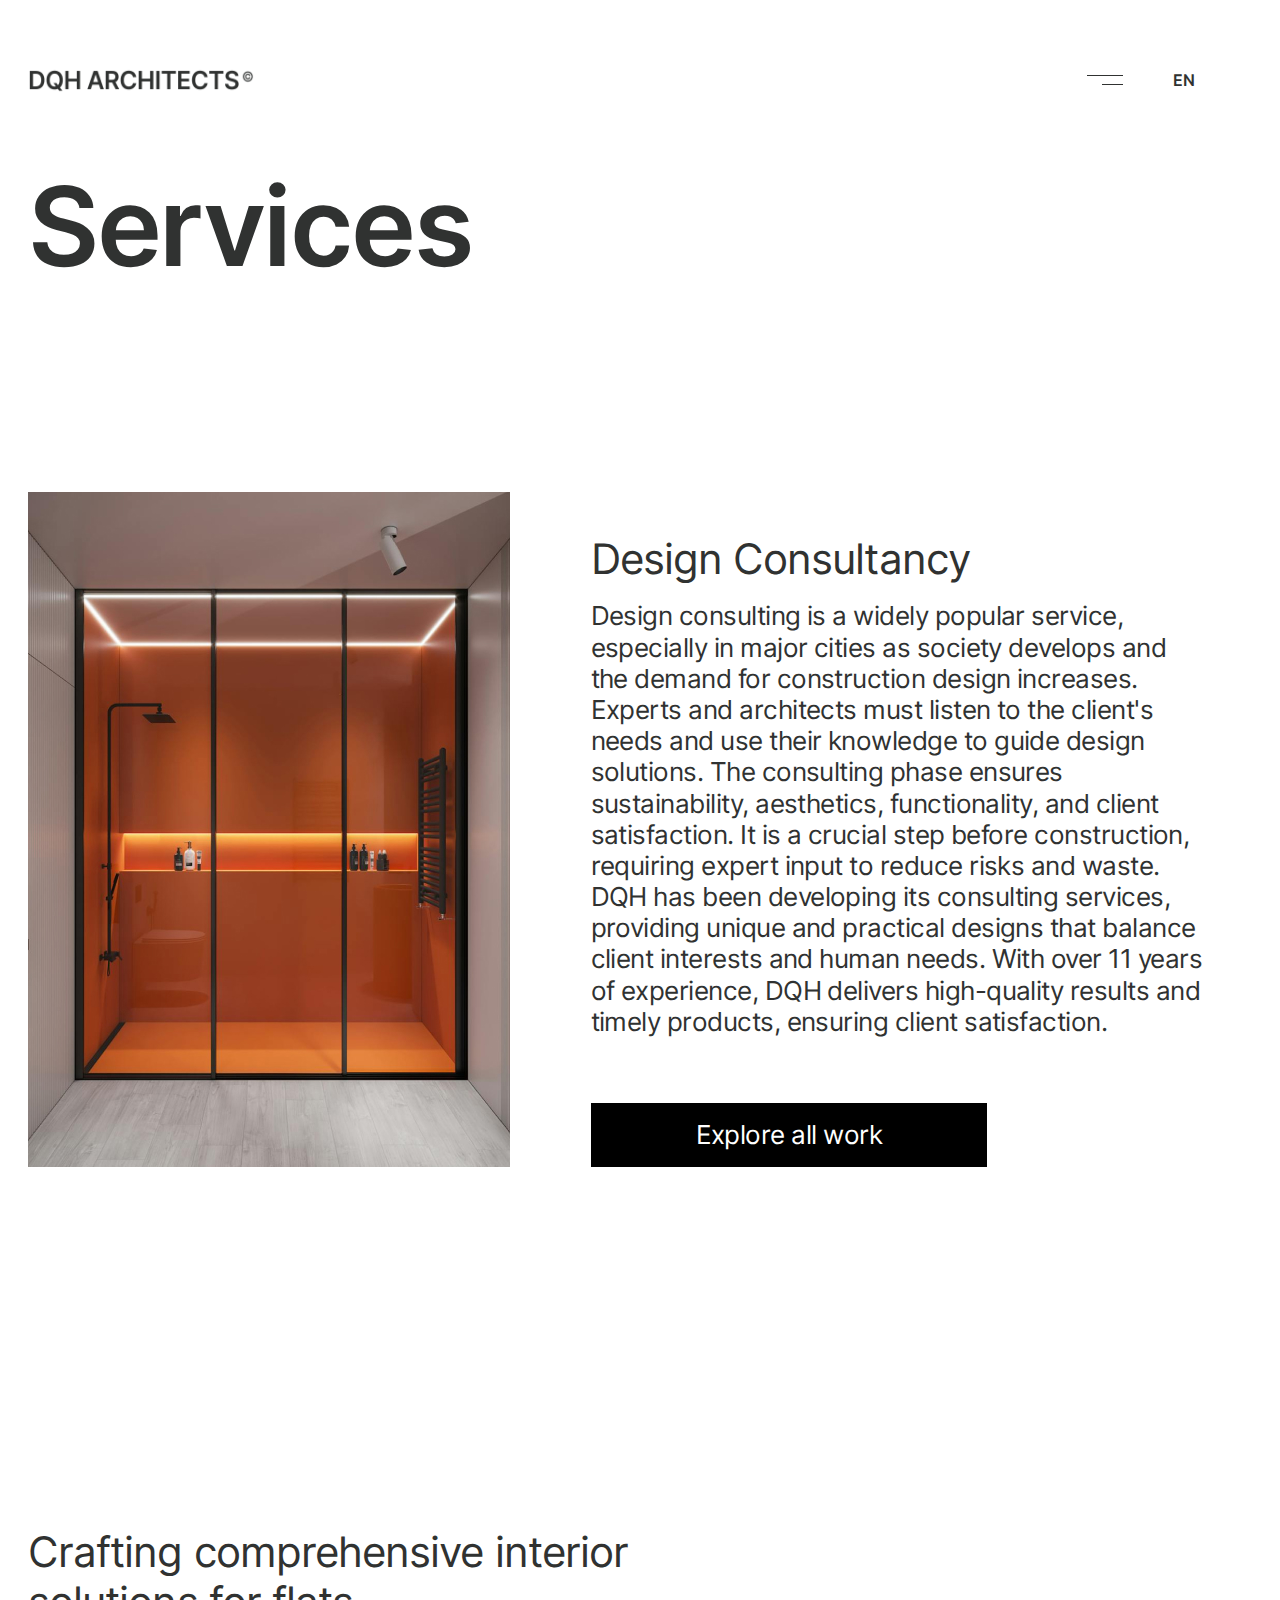
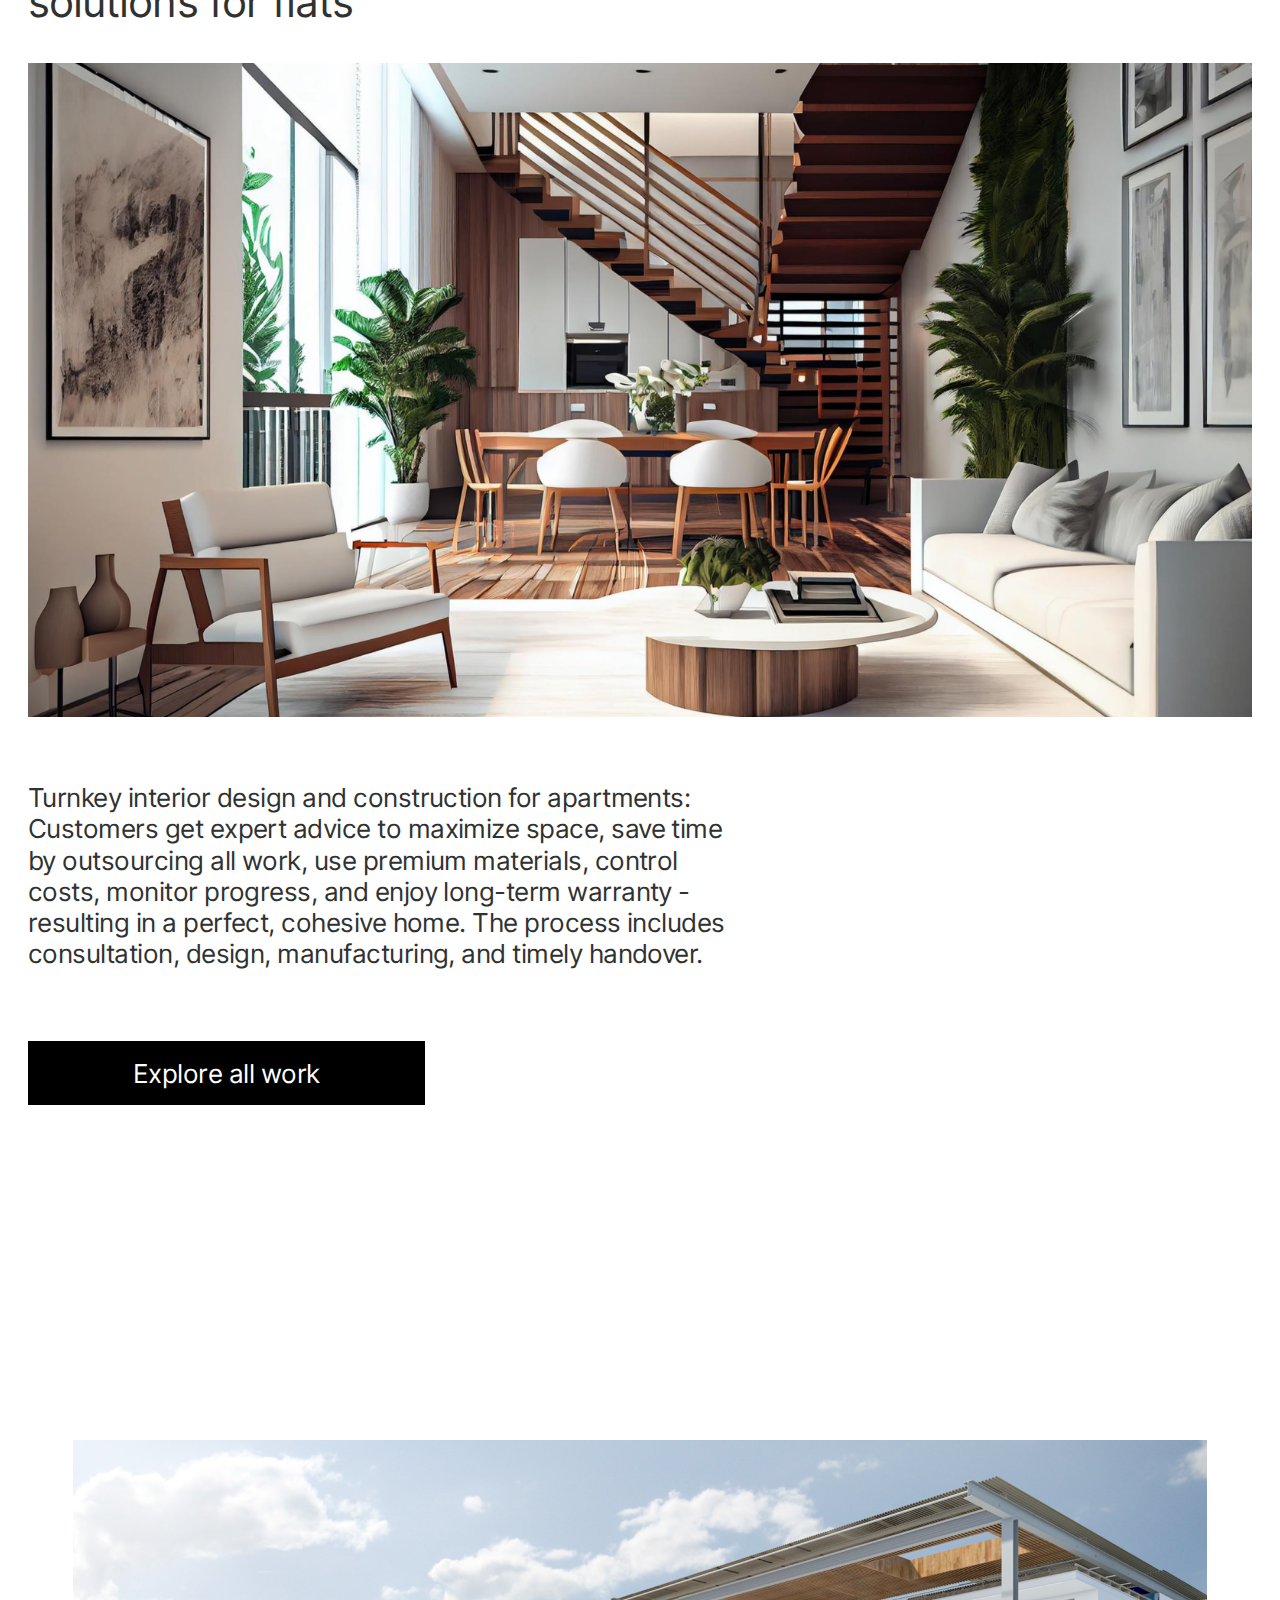
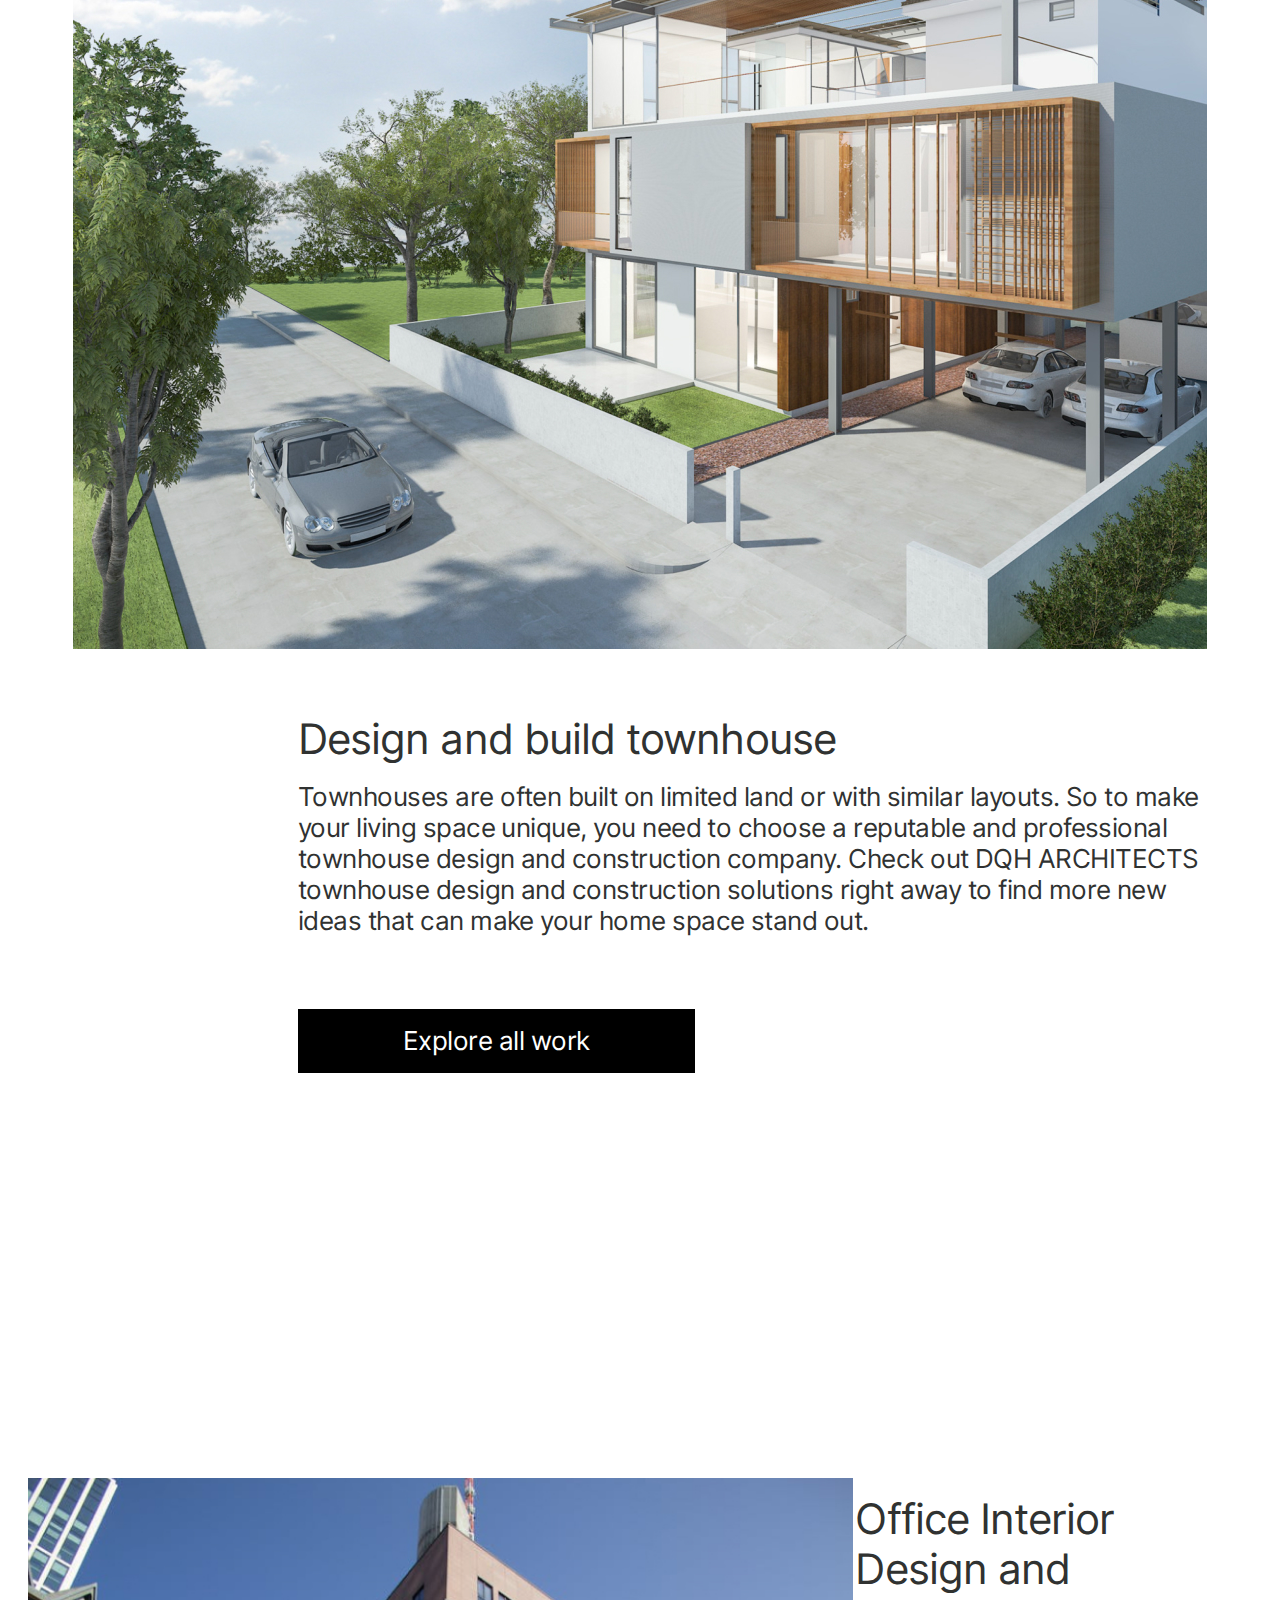
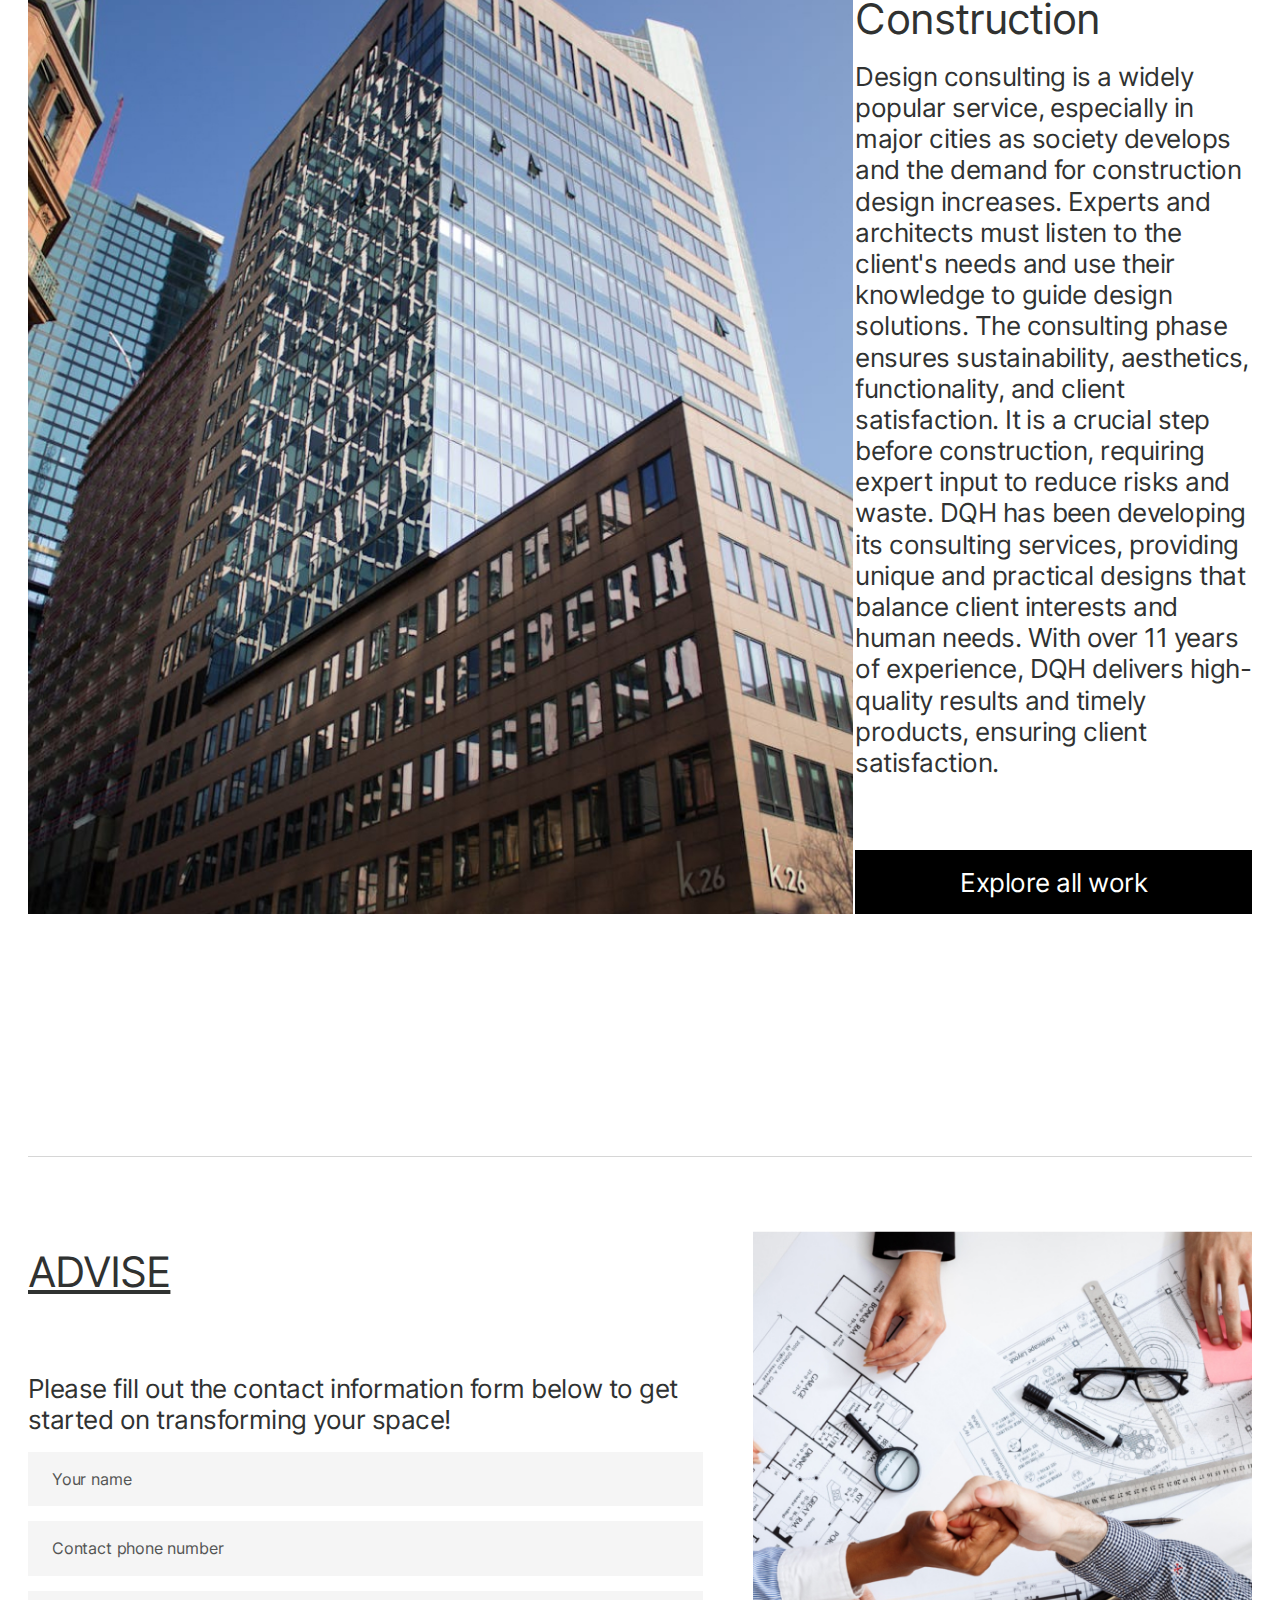
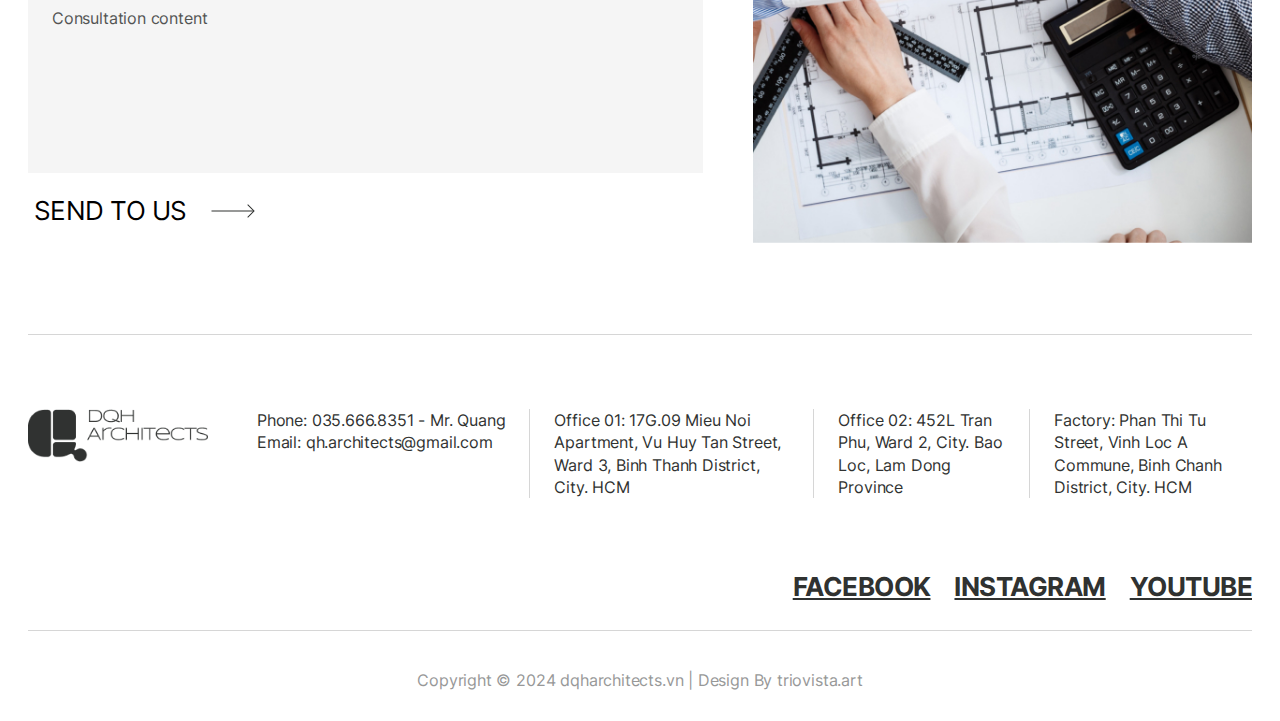
<file: service.html>
<!DOCTYPE html>
<html lang="en">
  <head>
    <meta charset="UTF-8" />
    <meta name="viewport" content="width=device-width, initial-scale=1.0" />
    <title>Document</title>
    <!-- Favicon -->
    <link rel="canonical" href="" />
    <link rel="icon" type="image/x-icon" href="./favicon.ico" />
    <!-- Meta  -->
    <meta name="title" content="DQH ARCHITECTS" />
    <meta name="description" content="DQH ARCHITECTS" />
    <meta name="keyword" content="" />
    <!-- Meta facebook -->
    <meta property="og:locale" content="en" />
    <meta property="og:type" content="article" />
    <meta property="og:title" content="DQH ARCHITECTS" />
    <meta property="og:description" content="DQH ARCHITECTS" />
    <meta property="og:url" content="" />
    <meta property="og:site_name" conte nt="DQH ARCHITECTS" />
    <meta property="og:image" content="img/thumbnail.jpg" />
    <!-- Meta twitter -->
    <meta name="twitter:card" content="" />
    <meta name="twitter:site" content="" />
    <meta name="twitter:title" content="" />
    <meta name="twitter:description" content="" />
    <meta name="twitter:image" content="" />
    <!-- Link -->
    <link rel="stylesheet" href="dest/style.min.css" />
    <link rel="stylesheet" href="dest/fonts.css" />
    <!-- Style -->
    <style></style>
  </head>
  <body>
    <!-- Header -->
    <header class="header" id="service">
      <!-- Logo -->
      <a href="./" class="header__logo">
        <img src="img/logo.png" alt="logo" />
      </a>
      <!-- CTA -->
      <div class="header__cta">
        <!-- Nav menu -->
        <div class="header__cta-nav btnnav">
          <span></span>
        </div>
        <!-- Language dropdown -->
        <div class="header__cta-lang">
          <!-- Current value -->
          <p class="currentlang">EN</p>
          <!-- Dropdown value -->
          <ul class="dropdownlang">
            <li class="dropdownlang__item">VN</li>
            <li class="dropdownlang__item">JP</li>
            <li class="dropdownlang__item">AU</li>
          </ul>
        </div>
      </div>
      <!-- Nav menu -->
      <div class="header__navmobile-wrapper">
        <!-- Nav mobile -->
        <ul class="header__navmobile">
          <!-- Exit button -->
          <li class="btnexit">
            <span></span>
          </li>
          <li class="header__navmobile-item"><a class="underline" href="./">home</a></li>
          <li class="header__navmobile-item">
            <a class="underline" href="introduction.html">introduction</a>
          </li>
          <li class="header__navmobile-item">
            <a class="underline" href="service.html">services</a>
          </li>
          <li class="header__navmobile-item">
            <!-- Title -->
            <div class="title">
              <a class="underline" href="projects.html">projects</a>
              <!-- Dropdown icon -->
              <div class="title__icon">
                <span></span>
              </div>
            </div>
            <!-- Dropdown -->
            <div class="dropdown">
              <!-- Drop down list -->
              <ul class="dropdown__list">
                <li class="dropdown__list-item">
                  <a class="underline" href="projectdetail.html">Civic</a>
                </li>
                <li class="dropdown__list-item">
                  <a class="underline" href="projectdetail.html">Religious </a>
                </li>
                <li class="dropdown__list-item">
                  <a class="underline" href="projectdetail.html">Commercial</a>
                </li>
                <li class="dropdown__list-item">
                  <a class="underline" href="projectdetail.html"
                    >Urban Design / Planning / <br />
                    Landscape Architecture
                  </a>
                </li>
              </ul>
            </div>
          </li>
          <li class="header__navmobile-item"><a class="underline" href="video.html">video</a></li>
          <li class="header__navmobile-item">
            <!-- Title -->
            <div class="title">
              <a class="underline" href="news.html">news</a>
              <!-- Dropdown icon -->
              <div class="title__icon">
                <span></span>
              </div>
            </div>
            <!-- Drop down -->
            <div class="dropdown">
              <!-- Drop down list -->
              <ul class="dropdown__list">
                <li class="dropdown__list-item">
                  <a class="underline" href="newsdetail.html">Design - Construction Process</a>
                </li>
                <li class="dropdown__list-item">
                  <a class="underline" href="newsdetail.html">Sample Quotation Contract </a>
                </li>
                <li class="dropdown__list-item">
                  <a class="underline" href="newsdetail.html">Construction Knowledge</a>
                </li>
              </ul>
            </div>
          </li>
          <li class="header__navmobile-item">
            <a class="underline" href="contact.html">contact</a>
          </li>
        </ul>
      </div>
    </header>
    <!-- Main -->
    <main class="main" id="service">
      <!-- Service hero -->
      <section class="scservicehero">
        <div class="container">
          <!-- Heading -->
          <h1 class="scservicehero__title heading">Services</h1>
          <!-- Content -->
          <div class="scservicehero__content">
            <!-- Image -->
            <div class="scservicehero__content-img">
              <img src="img/service-img-3.jpg" alt="service image" />
            </div>
            <!-- Info -->
            <div class="scservicehero__content-info textbox">
              <h2 class="heading --h2 --big">Design Consultancy</h2>
              <p class="desc --body-big">
                Design consulting is a widely popular service, especially in major cities as society develops and the demand for construction design increases. Experts and architects must listen to
                the client's needs and use their knowledge to guide design solutions. The consulting phase ensures sustainability, aesthetics, functionality, and client satisfaction. It is a crucial
                step before construction, requiring expert input to reduce risks and waste. DQH has been developing its consulting services, providing unique and practical designs that balance client
                interests and human needs. With over 11 years of experience, DQH delivers high-quality results and timely products, ensuring client satisfaction.
              </p>
              <a href="projects.html" class="btnviewall">Explore all work</a>
            </div>
          </div>
        </div>
      </section>
      <!-- Service content -->
      <section class="scservicecontent">
        <div class="container">
          <!-- Title -->
          <h2 class="scservicecontent__title heading --h2 --big">Crafting comprehensive interior solutions for flats</h2>
          <ul class="scservicecontent__groups">
            <!-- Group 1 -->
            <li class="scservicecontent__groups-item">
              <!-- Image -->
              <div class="img">
                <img src="img/service-img-4.jpg" alt="service 4" />
              </div>
              <!-- Textbox -->
              <div class="textbox">
                <!-- Description -->
                <p class="desc --body-big">
                  Turnkey interior design and construction for apartments: Customers get expert advice to maximize space, save time by outsourcing all work, use premium materials, control costs,
                  monitor progress, and enjoy long-term warranty - resulting in a perfect, cohesive home. The process includes consultation, design, manufacturing, and timely handover.
                </p>
                <!-- Button view alll -->
                <a href="projects.html" class="btnviewall">Explore all work</a>
              </div>
            </li>
            <!-- Group 2 -->
            <li class="scservicecontent__groups-item">
              <!-- Image -->
              <div class="img">
                <img src="img/service-img-5.jpg" alt="service 5" />
              </div>
              <!-- Textbox -->
              <div class="textbox">
                <h2 class="heading --h2 --big">Design and build townhouse</h2>
                <!-- Description -->
                <p class="desc --body-big">
                  Townhouses are often built on limited land or with similar layouts. So to make your living space unique, you need to choose a reputable and professional townhouse design and
                  construction company. Check out DQH ARCHITECTS townhouse design and construction solutions right away to find more new ideas that can make your home space stand out.
                </p>
                <!-- Button view alll -->
                <a href="projects.html" class="btnviewall">Explore all work</a>
              </div>
            </li>
            <!-- Group 3 -->
            <li class="scservicecontent__groups-item">
              <!-- Image -->
              <div class="img">
                <img src="img/service-img-6.jpg" alt="service 6" />
              </div>
              <!-- Textbox -->
              <div class="textbox">
                <h2 class="heading --h2 --big">Office Interior Design and Construction</h2>
                <!-- Description -->
                <p class="desc --body-big">
                  Design consulting is a widely popular service, especially in major cities as society develops and the demand for construction design increases. Experts and architects must listen to
                  the client's needs and use their knowledge to guide design solutions. The consulting phase ensures sustainability, aesthetics, functionality, and client satisfaction. It is a crucial
                  step before construction, requiring expert input to reduce risks and waste. DQH has been developing its consulting services, providing unique and practical designs that balance
                  client interests and human needs. With over 11 years of experience, DQH delivers high-quality results and timely products, ensuring client satisfaction.
                </p>
                <!-- Button view alll -->
                <a href="projects.html" class="btnviewall">Explore all work</a>
              </div>
            </li>
          </ul>
        </div>
      </section>
      <!-- Projects -->
      <section class="scprojects">
        <div class="container">
          <!-- Textbox -->
          <div class="scprojects__textbox textbox">
            <!-- Heading -->
            <h2 class="heading --h2">SELECTED PROJECTS</h2>
            <!-- Number -->
            <div class="paging">
              <!-- Current -->
              <p class="paging__current">01</p>
              /<!-- Total -->
              <p class="paging__total"></p>
            </div>
          </div>
          <!-- Slider -->
          <ul class="scprojects__slider">
            <!-- Item -->
            <li class="scprojects__slider-item">
              <!-- Article 1 -->
              <article class="article">
                <!-- Image -->
                <div class="thumb">
                  <img src="img/project-img-1.jpg" alt="project 1" />
                </div>
                <!-- Textbox -->
                <div class="textbox">
                  <!-- Heading group -->
                  <div class="headinggroup">
                    <!-- Heading -->
                    <h3 class="headinggroup__heading heading --h3 --medium">Zenta House</h3>
                    <!-- Year -->
                    <span class="headinggroup__year">2022</span>
                  </div>
                  <!-- Description -->
                  <ul class="content">
                    <li class="content__desc">Investor: Zenta House - Mr. Chương - Ms. Nụ</li>
                    <li class="content__desc">Location: 69A Nguyễn Văn Trỗi, Ward 2, Bảo Lộc, Lâm Đồng</li>
                    <li class="content__desc">Facebook: www.facebook.com/zentahouse</li>
                  </ul>
                </div>
              </article>
              <!-- Article 2 -->
              <article class="article">
                <!-- Image -->
                <div class="thumb">
                  <img src="img/project-img-2.jpg" alt="project 2" />
                </div>
                <!-- Textbox -->
                <div class="textbox">
                  <!-- Heading group -->
                  <div class="headinggroup">
                    <!-- Heading -->
                    <h3 class="headinggroup__heading heading --h3 --medium">Zenta Villa</h3>
                    <!-- Year -->
                    <span class="headinggroup__year">2022</span>
                  </div>
                  <!-- Description -->
                  <ul class="content">
                    <li class="content__desc">Investor: Zenta House - Mr. Chương - Ms. Nụ</li>
                    <li class="content__desc">Location: 69A Nguyễn Văn Trỗi, Ward 2, Bảo Lộc, Lâm Đồng</li>
                    <li class="content__desc">Facebook: www.facebook.com/zentahouse</li>
                  </ul>
                </div>
              </article>
            </li>
            <!-- Item -->
            <li class="scprojects__slider-item">
              <!-- Article 1 -->
              <article class="article">
                <!-- Image -->
                <div class="thumb">
                  <img src="img/project-img-4.jpg" alt="project 1" />
                </div>
                <!-- Textbox -->
                <div class="textbox">
                  <!-- Heading group -->
                  <div class="headinggroup">
                    <!-- Heading -->
                    <h3 class="headinggroup__heading heading --h3 --medium">Zenta House</h3>
                    <!-- Year -->
                    <span class="headinggroup__year">2022</span>
                  </div>
                  <!-- Description -->
                  <ul class="content">
                    <li class="content__desc">Investor: Zenta House - Mr. Chương - Ms. Nụ</li>
                    <li class="content__desc">Location: 69A Nguyễn Văn Trỗi, Ward 2, Bảo Lộc, Lâm Đồng</li>
                    <li class="content__desc">Facebook: www.facebook.com/zentahouse</li>
                  </ul>
                </div>
              </article>
              <!-- Article 2 -->
              <article class="article">
                <!-- Image -->
                <div class="thumb">
                  <img src="img/project-img-3.jpg" alt="project 2" />
                </div>
                <!-- Textbox -->
                <div class="textbox">
                  <!-- Heading group -->
                  <div class="headinggroup">
                    <!-- Heading -->
                    <h3 class="headinggroup__heading heading --h3 --medium">Zenta Villa</h3>
                    <!-- Year -->
                    <span class="headinggroup__year">2022</span>
                  </div>
                  <!-- Description -->
                  <ul class="content">
                    <li class="content__desc">Investor: Zenta House - Mr. Chương - Ms. Nụ</li>
                    <li class="content__desc">Location: 69A Nguyễn Văn Trỗi, Ward 2, Bảo Lộc, Lâm Đồng</li>
                    <li class="content__desc">Facebook: www.facebook.com/zentahouse</li>
                  </ul>
                </div>
              </article>
            </li>
            <!-- Item -->
            <li class="scprojects__slider-item">
              <!-- Article 1 -->
              <article class="article">
                <!-- Image -->
                <div class="thumb">
                  <img src="img/project-img-5.jpg" alt="project 1" />
                </div>
                <!-- Textbox -->
                <div class="textbox">
                  <!-- Heading group -->
                  <div class="headinggroup">
                    <!-- Heading -->
                    <h3 class="headinggroup__heading heading --h3 --medium">Zenta House</h3>
                    <!-- Year -->
                    <span class="headinggroup__year">2022</span>
                  </div>
                  <!-- Description -->
                  <ul class="content">
                    <li class="content__desc">Investor: Zenta House - Mr. Chương - Ms. Nụ</li>
                    <li class="content__desc">Location: 69A Nguyễn Văn Trỗi, Ward 2, Bảo Lộc, Lâm Đồng</li>
                    <li class="content__desc">Facebook: www.facebook.com/zentahouse</li>
                  </ul>
                </div>
              </article>
              <!-- Article 2 -->
              <article class="article">
                <!-- Image -->
                <div class="thumb">
                  <img src="img/project-img-6.jpg" alt="project 2" />
                </div>
                <!-- Textbox -->
                <div class="textbox">
                  <!-- Heading group -->
                  <div class="headinggroup">
                    <!-- Heading -->
                    <h3 class="headinggroup__heading heading --h3 --medium">Zenta Villa</h3>
                    <!-- Year -->
                    <span class="headinggroup__year">2022</span>
                  </div>
                  <!-- Description -->
                  <ul class="content">
                    <li class="content__desc">Investor: Zenta House - Mr. Chương - Ms. Nụ</li>
                    <li class="content__desc">Location: 69A Nguyễn Văn Trỗi, Ward 2, Bảo Lộc, Lâm Đồng</li>
                    <li class="content__desc">Facebook: www.facebook.com/zentahouse</li>
                  </ul>
                </div>
              </article>
            </li>
          </ul>
        </div>
      </section>
      <!-- Advise -->
      <section class="scadvise">
        <div class="container">
          <!-- INner -->
          <div class="scadvise__inner">
            <form action="#" class="scadvise__form">
              <!-- Textbox -->
              <div class="textbox">
                <!-- Heading -->
                <h2 class="heading --h2">Advise</h2>
              </div>
              <!-- Form -->
              <div class="scadvise__form-wrapper">
                <h3 class="--h3">Please fill out the contact information form below to get started on transforming your space!</h3>
                <!-- Name -->
                <div class="formgroup">
                  <input type="text" placeholder="Your name" id="name" name="name" />
                  <p class="--error">Please fill in this field!</p>
                </div>
                <!-- Phone -->
                <div class="formgroup">
                  <input type="text" placeholder="Contact phone number" id="phonenumber" name="phonenumber" />
                  <p class="--error">Please fill in this field!</p>
                </div>
                <!-- Consultation content -->
                <div class="formgroup">
                  <textarea name="consultation" id="consultation" placeholder="Consultation content"></textarea>
                  <p class="--error">Please fill in this field!</p>
                </div>
                <!-- Button submit -->
                <button class="btnsubmit" type="submit">
                  <span>
                    
                  send to us
                  </span>
                  <div class="icon arrow">
                    <img src="img/arrow-right-icon.svg" alt="arrow-right-icon" />
                  </div>
                </button>
              </div>
            </form>
            <!-- Image -->
            <div class="thumb">
              <img src="img/advise-img-1.jpg" alt="advise 1" />
            </div>
          </div>
        </div>
      </section>
    </main>
    <!-- Footer -->
    <footer class="footer">
      <div class="container">
        <!-- Contact -->
        <div class="footer__contact">
          <!-- Logo -->
          <a href="./" class="footer__contact-logo">
            <img src="img/footer-logo.png" alt="footer logo" />
          </a>
          <!-- Info -->
          <div class="footer__contact-info">
            <p>
              Phone: 035.666.8351 - Mr. Quang <br />
              Email: qh.architects@gmail.com
            </p>
            <p>Office 01: 17G.09 Mieu Noi Apartment, Vu Huy Tan Street, Ward 3, Binh Thanh District, City. HCM</p>
            <p>Office 02: 452L Tran Phu, Ward 2, City. Bao Loc, Lam Dong Province</p>
            <p>Factory: Phan Thi Tu Street, Vinh Loc A Commune, Binh Chanh District, City. HCM</p>
          </div>
        </div>
        <!-- Socials -->
        <div class="footer__socials">
          <a href="https://www.facebook.com/tommynhat/" target="_blank">facebook</a>
          <a href="https://www.instagram.com/triovista.art/" target="_blank">instagram</a>
          <a href="https://www.instagram.com/triovista.art/" target="_blank">youtube</a>
        </div>
        <!-- Copyright -->
        <div class="footer__copyright">
          <p>Copyright © 2024 dqharchitects.vn | Design By triovista.art</p>
        </div>
      </div>
    </footer>
    <!-- Js -->
    <script src="dest/jsmain.min.js"></script>
    <script src="dest/main.js"></script>
  </body>
</html>
</file>
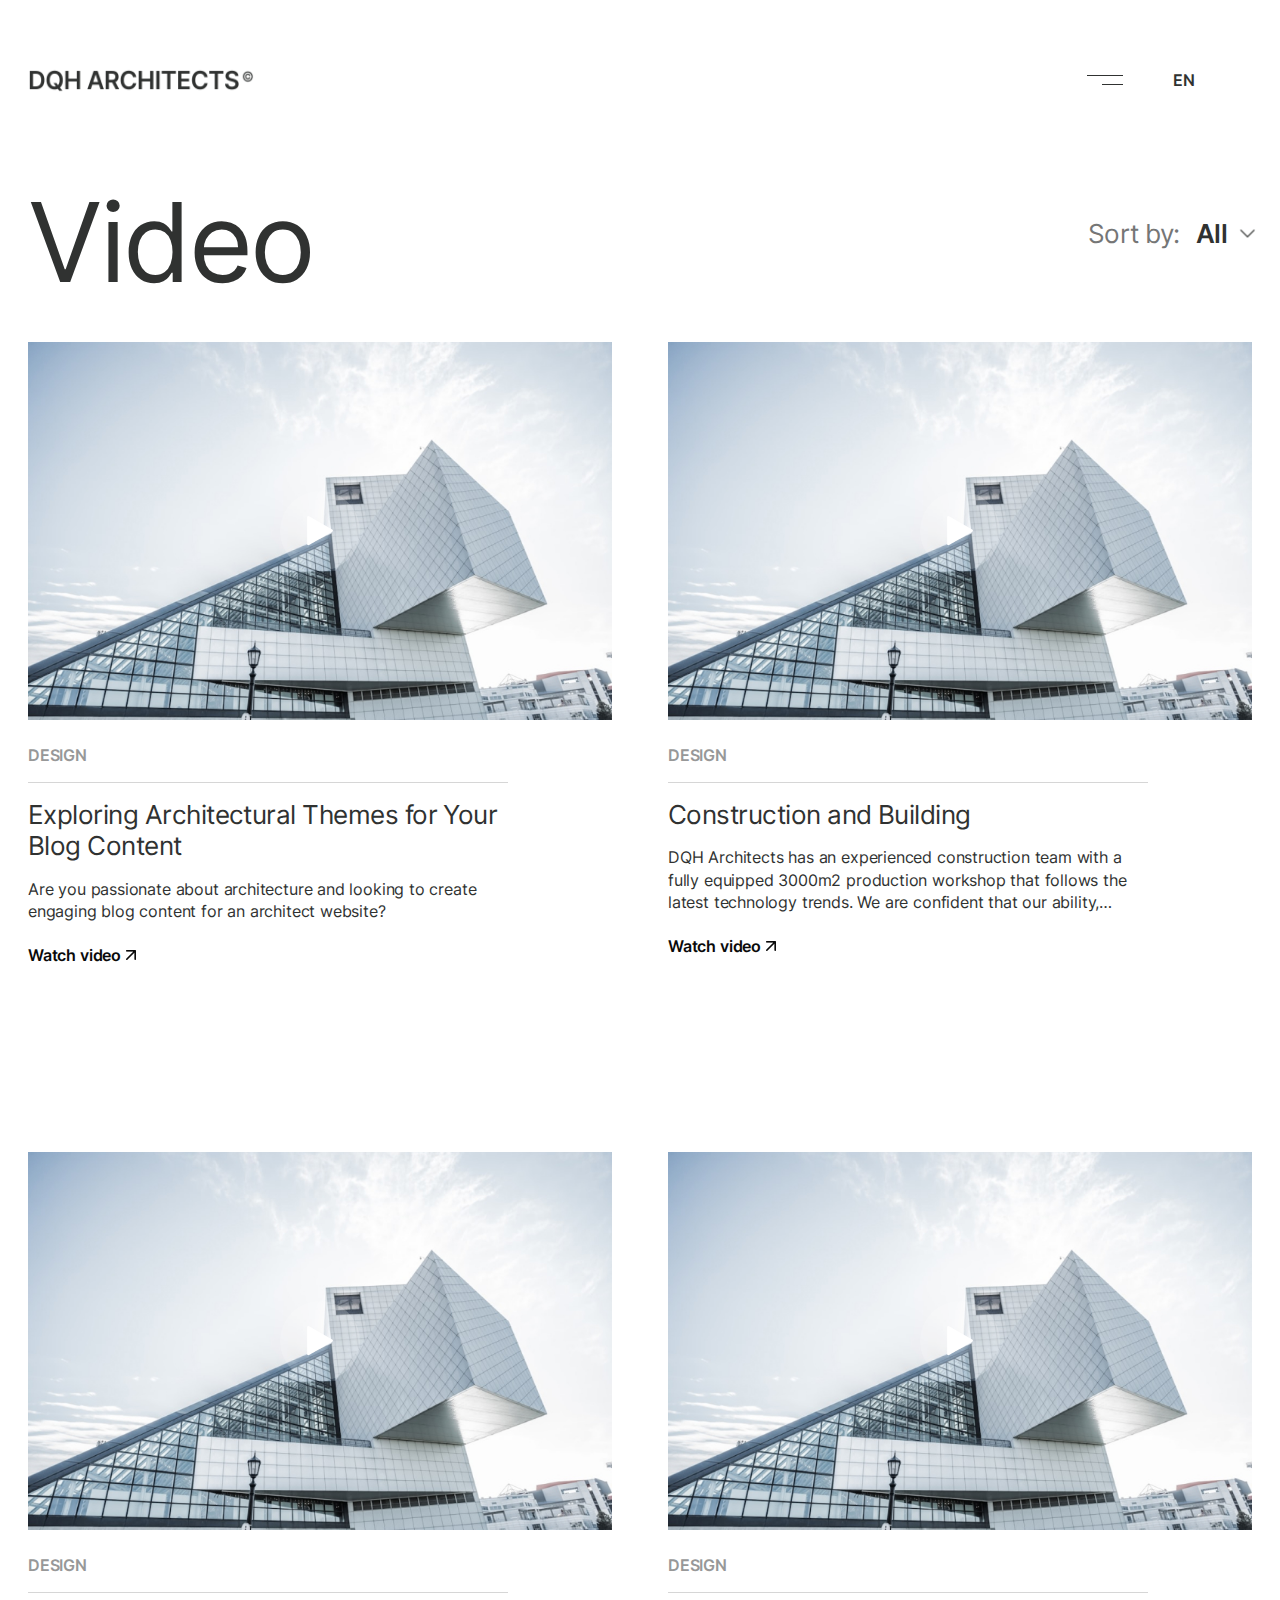
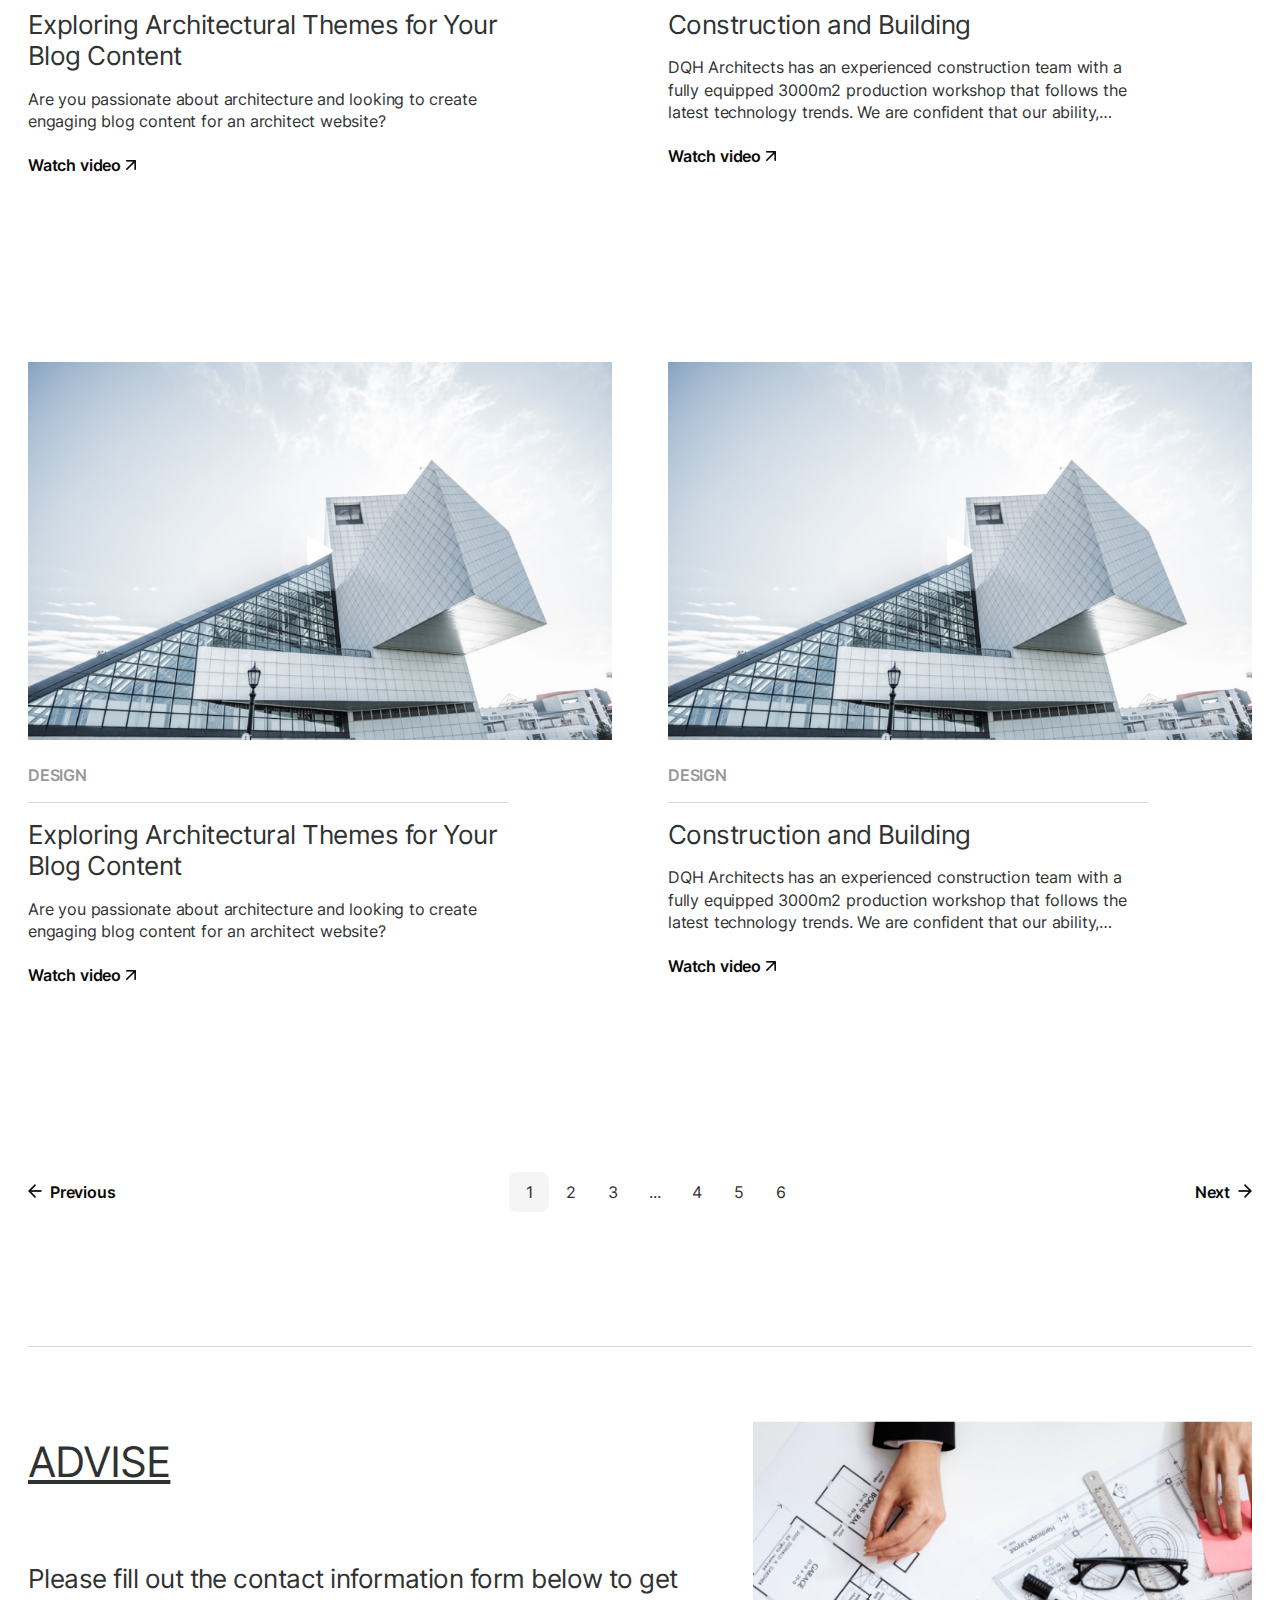
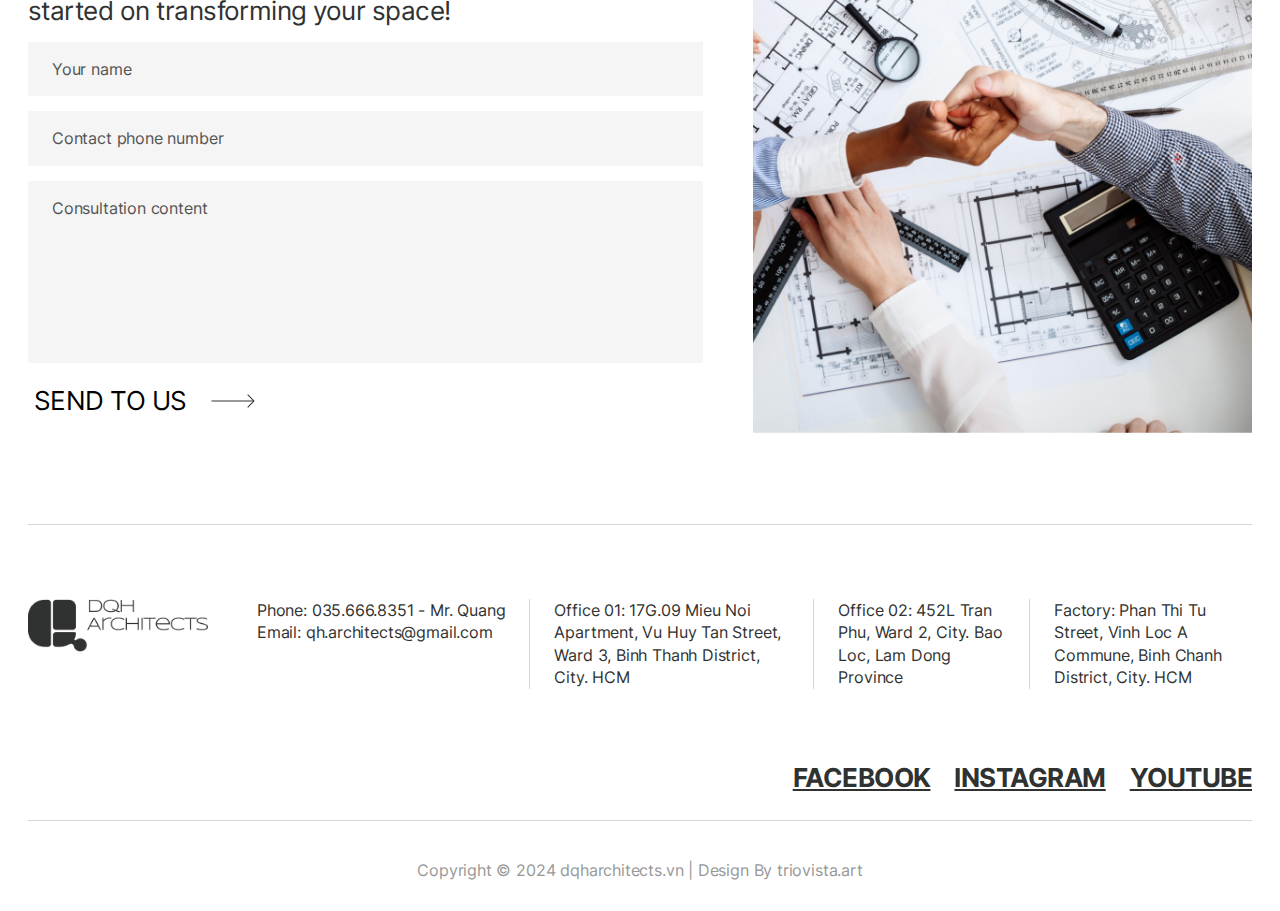
<file: video.html>
<!DOCTYPE html>
<html lang="en">
  <head>
    <meta charset="UTF-8" />
    <meta name="viewport" content="width=device-width, initial-scale=1.0" />
    <title>Document</title>
    <!-- Favicon -->
    <link rel="canonical" href="" />
    <link rel="icon" type="image/x-icon" href="./favicon.ico" />
    <!-- Meta  -->
    <meta name="title" content="DQH ARCHITECTS" />
    <meta name="description" content="DQH ARCHITECTS" />
    <meta name="keyword" content="" />
    <!-- Meta facebook -->
    <meta property="og:locale" content="en" />
    <meta property="og:type" content="article" />
    <meta property="og:title" content="DQH ARCHITECTS" />
    <meta property="og:description" content="DQH ARCHITECTS" />
    <meta property="og:url" content="" />
    <meta property="og:site_name" conte nt="DQH ARCHITECTS" />
    <meta property="og:image" content="img/thumbnail.jpg" />
    <!-- Meta twitter -->
    <meta name="twitter:card" content="" />
    <meta name="twitter:site" content="" />
    <meta name="twitter:title" content="" />
    <meta name="twitter:description" content="" />
    <meta name="twitter:image" content="" />
    <!-- Link -->
    <link rel="stylesheet" href="dest/style.min.css" />
    <link rel="stylesheet" href="dest/fonts.css" />
    <!-- Style -->
    <style></style>
  </head>
  <body>
    <!-- Header -->
    <header class="header" id="video">
      <!-- Logo -->
      <a href="./" class="header__logo">
        <img src="img/logo.png" alt="logo" />
      </a>
      <!-- CTA -->
      <div class="header__cta">
        <!-- Nav menu -->
        <div class="header__cta-nav btnnav">
          <span></span>
        </div>
        <!-- Language dropdown -->
        <div class="header__cta-lang">
          <!-- Current value -->
          <p class="currentlang">EN</p>
          <!-- Dropdown value -->
          <ul class="dropdownlang">
            <li class="dropdownlang__item">VN</li>
            <li class="dropdownlang__item">JP</li>
            <li class="dropdownlang__item">AU</li>
          </ul>
        </div>
      </div>
      <!-- Nav menu -->
      <div class="header__navmobile-wrapper">
        <!-- Nav mobile -->
        <ul class="header__navmobile">
          <!-- Exit button -->
          <li class="btnexit">
            <span></span>
          </li>
          <li class="header__navmobile-item"><a class="underline" href="./">home</a></li>
          <li class="header__navmobile-item">
            <a class="underline" href="introduction.html">introduction</a>
          </li>
          <li class="header__navmobile-item">
            <a class="underline" href="service.html">services</a>
          </li>
          <li class="header__navmobile-item">
            <!-- Title -->
            <div class="title">
              <a class="underline" href="projects.html">projects</a>
              <!-- Dropdown icon -->
              <div class="title__icon">
                <span></span>
              </div>
            </div>
            <!-- Dropdown -->
            <div class="dropdown">
              <!-- Drop down list -->
              <ul class="dropdown__list">
                <li class="dropdown__list-item">
                  <a class="underline" href="projectdetail.html">Civic</a>
                </li>
                <li class="dropdown__list-item">
                  <a class="underline" href="projectdetail.html">Religious </a>
                </li>
                <li class="dropdown__list-item">
                  <a class="underline" href="projectdetail.html">Commercial</a>
                </li>
                <li class="dropdown__list-item">
                  <a class="underline" href="projectdetail.html"
                    >Urban Design / Planning / <br />
                    Landscape Architecture
                  </a>
                </li>
              </ul>
            </div>
          </li>
          <li class="header__navmobile-item"><a class="underline" href="video.html">video</a></li>
          <li class="header__navmobile-item">
            <!-- Title -->
            <div class="title">
              <a class="underline" href="news.html">news</a>
              <!-- Dropdown icon -->
              <div class="title__icon">
                <span></span>
              </div>
            </div>
            <!-- Drop down -->
            <div class="dropdown">
              <!-- Drop down list -->
              <ul class="dropdown__list">
                <li class="dropdown__list-item">
                  <a class="underline" href="#">Design - Construction Process</a>
                </li>
                <li class="dropdown__list-item">
                  <a class="underline" href="#">Sample Quotation Contract </a>
                </li>
                <li class="dropdown__list-item">
                  <a class="underline" href="#">Construction Knowledge</a>
                </li>
              </ul>
            </div>
          </li>
          <li class="header__navmobile-item">
            <a class="underline" href="contact.html">contact</a>
          </li>
        </ul>
      </div>
    </header>
    <!-- Main -->
    <main class="main" id="video">
      <!-- Video -->
      <section class="scvideo">
        <div class="container">
          <!-- Textbox -->
          <div class="scvideo__textbox textbox">
            <!-- Heading -->
            <h1 class="heading">Video</h1>
            <!-- Dropdown -->
            <!-- Dropdown -->
            <div class="scvideo__textbox-dropdown textbox-dropdown dropdown">
              <!-- Label -->
              <div class="label">Sort by:</div>
              <!-- Dropdown group -->
              <div class="dropdowngroup">
                <!-- Current -->
                <div class="dropdowngroup__current">
                  <span class="dropdowngroup__current-text">All</span>
                  <!-- Dropdown icon -->
                  <div class="dropdowngroup__current-icon">
                    <img src="img/arrow-prev-icon.png" alt="arrow" />
                  </div>
                </div>
                <!-- Dropdown -->
                <ul class="dropdowngroup__list">
                  <li><a href="#">Newest first</a></li>
                  <li><a href="#">Oldest first</a></li>
                  <li><a href="newsdetail.html">Design - Construction Process</a></li>
                  <li><a href="newsdetail.html">Sample Quotation Contract</a></li>
                  <li><a href="newsdetail.html">Construction Knowledge</a></li>
                </ul>
              </div>
            </div>
          </div>
          <ul class="sclastprojects__articlelist">
            <li class="sclastprojects__articlelist-group">
              <!-- Article 1 -->
              <article class="article">
                <!-- Image -->
                <div class="thumb" data-video-id="CPjkFpebcV4">
                  <img src="img/news-img-1.jpg" alt="project 3" />
                  <div class="playicon">
                    <img src="img/play-icon.png" alt="play icon" />
                  </div>
                </div>
                <!-- Content -->
                <div class="textbox">
                  <!-- Heading group -->
                  <div class="headinggroup">
                    <!-- Heading -->
                    <span class="headinggroup__tag tag">DESIGN</span>
                  </div>
                  <!-- Title -->
                  <h3 class="heading --h3 --medium">Exploring Architectural Themes for Your Blog Content</h3>
                  <!-- Description -->
                  <p class="desc">Are you passionate about architecture and looking to create engaging blog content for an architect website?</p>
                  <!-- Button readpost -->
                  <div class="btnreadpost">
                    Watch video
                    <div class="icon"><img src="img/arrow-up-right-icon.png" alt="" /></div>
                  </div>
                </div>
              </article>
              <!-- Article 2 -->
              <article class="article">
                <!-- Image -->
                <div class="thumb" data-video-id="r-2ICRCHHOs">
                  <img src="img/news-img-1.jpg" alt="project 3" />
                  <div class="playicon">
                    <img src="img/play-icon.png" alt="play icon" />
                  </div>
                </div>
                <!-- Content -->
                <div class="textbox">
                  <!-- Heading group -->
                  <div class="headinggroup">
                    <!-- Heading -->
                    <span class="headinggroup__tag tag">DESIGN</span>
                  </div>
                  <!-- Title -->
                  <h3 class="heading --h3 --medium">Construction and Building</h3>
                  <!-- Description -->
                  <p class="desc">
                    DQH Architects has an experienced construction team with a fully equipped 3000m2 production workshop that follows the latest technology trends. We are confident that our ability,
                    responsibility, and meticulousness in...
                  </p>
                  <!-- Button readpost -->
                  <div class="btnreadpost">
                    Watch video
                    <div class="icon"><img src="img/arrow-up-right-icon.png" alt="" /></div>
                  </div>
                </div>
              </article>
            </li>
            <li class="sclastprojects__articlelist-group">
              <!-- Article 1 -->
              <article class="article">
                <!-- Image -->
                <div class="thumb" data-video-id="cRVrd-oonO8">
                  <img src="img/news-img-1.jpg" alt="project 3" />
                  <div class="playicon">
                    <img src="img/play-icon.png" alt="play icon" />
                  </div>
                </div>
                <!-- Content -->
                <div class="textbox">
                  <!-- Heading group -->
                  <div class="headinggroup">
                    <!-- Heading -->
                    <span class="headinggroup__tag tag">DESIGN</span>
                  </div>
                  <!-- Title -->
                  <h3 class="heading --h3 --medium">Exploring Architectural Themes for Your Blog Content</h3>
                  <!-- Description -->
                  <p class="desc">Are you passionate about architecture and looking to create engaging blog content for an architect website?</p>
                  <!-- Button readpost -->
                  <div class="btnreadpost">
                    Watch video
                    <div class="icon"><img src="img/arrow-up-right-icon.png" alt="" /></div>
                  </div>
                </div>
              </article>
              <!-- Article 2 -->
              <article class="article">
                <!-- Image -->
                <div class="thumb" data-video-id="Mi6A618dI_Y">
                  <img src="img/news-img-1.jpg" alt="project 3" />
                  <div class="playicon">
                    <img src="img/play-icon.png" alt="play icon" />
                  </div>
                </div>
                <!-- Content -->
                <div class="textbox">
                  <!-- Heading group -->
                  <div class="headinggroup">
                    <!-- Heading -->
                    <span class="headinggroup__tag tag">DESIGN</span>
                  </div>
                  <!-- Title -->
                  <h3 class="heading --h3 --medium">Construction and Building</h3>
                  <!-- Description -->
                  <p class="desc">
                    DQH Architects has an experienced construction team with a fully equipped 3000m2 production workshop that follows the latest technology trends. We are confident that our ability,
                    responsibility, and meticulousness in...
                  </p>
                  <!-- Button readpost -->
                  <div class="btnreadpost">
                    Watch video
                    <div class="icon"><img src="img/arrow-up-right-icon.png" alt="" /></div>
                  </div>
                </div>
              </article>
            </li>
            <li class="sclastprojects__articlelist-group">
              <!-- Article 1 -->
              <article class="article">
                <!-- Image -->
                <div class="thumb" data-video-id="cTP5hdwdF_M">
                  <img src="img/news-img-1.jpg" alt="project 3" />
                  <div class="playicon">
                    <img src="img/play-icon.png" alt="play icon" />
                  </div>
                </div>
                <!-- Content -->
                <div class="textbox">
                  <!-- Heading group -->
                  <div class="headinggroup">
                    <!-- Heading -->
                    <span class="headinggroup__tag tag">DESIGN</span>
                  </div>
                  <!-- Title -->
                  <h3 class="heading --h3 --medium">Exploring Architectural Themes for Your Blog Content</h3>
                  <!-- Description -->
                  <p class="desc">Are you passionate about architecture and looking to create engaging blog content for an architect website?</p>
                  <!-- Button readpost -->
                  <div class="btnreadpost">
                    Watch video
                    <div class="icon"><img src="img/arrow-up-right-icon.png" alt="" /></div>
                  </div>
                </div>
              </article>
              <!-- Article 2 -->
              <article class="article">
                <!-- Image -->
                <div class="thumb" data-video-id="0V2qtmV2JGE">
                  <img src="img/news-img-1.jpg" alt="project 3" />
                  <div class="playicon">
                    <img src="img/play-icon.png" alt="play icon" />
                  </div>
                </div>
                <!-- Content -->
                <div class="textbox">
                  <!-- Heading group -->
                  <div class="headinggroup">
                    <!-- Heading -->
                    <span class="headinggroup__tag tag">DESIGN</span>
                  </div>
                  <!-- Title -->
                  <h3 class="heading --h3 --medium">Construction and Building</h3>
                  <!-- Description -->
                  <p class="desc">
                    DQH Architects has an experienced construction team with a fully equipped 3000m2 production workshop that follows the latest technology trends. We are confident that our ability,
                    responsibility, and meticulousness in...
                  </p>
                  <!-- Button readpost -->
                  <div class="btnreadpost">
                    Watch video
                    <div class="icon"><img src="img/arrow-up-right-icon.png" alt="" /></div>
                  </div>
                </div>
              </article>
            </li>
            <li class="sclastprojects__articlelist-btngroup">
              <ul class="btngroup">
                <li class="btngroup__btn">
                  <a href="">
                    <div class="icon"><img src="img/arrow-left-icon.png" alt="" /></div>
                    Previous
                  </a>
                </li>
                <li class="btngroup__paging">
                  <a href="#" class="btngroup__paging-num --active">1</a>
                  <a href="#" class="btngroup__paging-num">2</a>
                  <a href="#" class="btngroup__paging-num">3</a>
                  <a href="#" class="btngroup__paging-num">...</a>
                  <a href="#" class="btngroup__paging-num">4</a>
                  <a href="#" class="btngroup__paging-num">5</a>
                  <a href="#" class="btngroup__paging-num">6</a>
                </li>
                <li class="btngroup__btn --btnnext">
                  <a href="">
                    Next
                    <div class="icon"><img src="img/arrow-left-icon.png" alt="" /></div>
                  </a>
                </li>
              </ul>
            </li>
          </ul>
        </div>
      </section>
      <!-- Advise -->
      <section class="scadvise">
        <div class="container">
          <!-- INner -->
          <div class="scadvise__inner">
            <form action="#" class="scadvise__form">
              <!-- Textbox -->
              <div class="textbox">
                <!-- Heading -->
                <h2 class="heading --h2">Advise</h2>
              </div>
              <!-- Form -->
              <div class="scadvise__form-wrapper">
                <h3 class="--h3">Please fill out the contact information form below to get started on transforming your space!</h3>
                <!-- Name -->
                <div class="formgroup">
                  <input type="text" placeholder="Your name" id="name" name="name" />
                  <p class="--error">Please fill in this field!</p>
                </div>
                <!-- Phone -->
                <div class="formgroup">
                  <input type="text" placeholder="Contact phone number" id="phonenumber" name="phonenumber" />
                  <p class="--error">Please fill in this field!</p>
                </div>
                <!-- Consultation content -->
                <div class="formgroup">
                  <textarea name="consultation" id="consultation" placeholder="Consultation content"></textarea>
                  <p class="--error">Please fill in this field!</p>
                </div>
                <!-- Button submit -->
                <button class="btnsubmit" type="submit">
                  <span>
                    
                  send to us
                  </span>
                  <div class="icon arrow">
                    <img src="img/arrow-right-icon.svg" alt="arrow-right-icon" />
                  </div>
                </button>
              </div>
            </form>
            <!-- Image -->
            <div class="thumb">
              <img src="img/advise-img-1.jpg" alt="advise 1" />
            </div>
          </div>
        </div>
      </section>

      <!-- Video -->
      <div class="video">
        <div class="video__inner">
          <iframe
            src=""
            title="YouTube video player"
            frameborder="0"
            allow="accelerometer; autoplay; clipboard-write; encrypted-media; gyroscope; picture-in-picture; web-share"
            referrerpolicy="strict-origin-when-cross-origin"
            allowfullscreen
          ></iframe>
        </div>
      </div>
    </main>
    <!-- Footer -->
    <footer class="footer">
      <div class="container">
        <!-- Contact -->
        <div class="footer__contact">
          <!-- Logo -->
          <a href="./" class="footer__contact-logo">
            <img src="img/footer-logo.png" alt="footer logo" />
          </a>
          <!-- Info -->
          <div class="footer__contact-info">
            <p>
              Phone: 035.666.8351 - Mr. Quang <br />
              Email: qh.architects@gmail.com
            </p>
            <p>Office 01: 17G.09 Mieu Noi Apartment, Vu Huy Tan Street, Ward 3, Binh Thanh District, City. HCM</p>
            <p>Office 02: 452L Tran Phu, Ward 2, City. Bao Loc, Lam Dong Province</p>
            <p>Factory: Phan Thi Tu Street, Vinh Loc A Commune, Binh Chanh District, City. HCM</p>
          </div>
        </div>
        <!-- Socials -->
        <div class="footer__socials">
          <a href="https://www.facebook.com/tommynhat/" target="_blank">facebook</a>
          <a href="https://www.instagram.com/triovista.art/" target="_blank">instagram</a>
          <a href="https://www.instagram.com/triovista.art/" target="_blank">youtube</a>
        </div>
        <!-- Copyright -->
        <div class="footer__copyright">
          <p>Copyright © 2024 dqharchitects.vn | Design By triovista.art</p>
        </div>
      </div>
    </footer>
    <!-- Js -->
    <script src="dest/jsmain.min.js"></script>
    <script src="dest/main.js"></script>
  </body>
</html>
</file>
<file: dest/fonts.css>
@font-face {
    font-family: 'ixb';
    src: url('../fonts/Inter-ExtraBold.woff2') format('woff2'),
        url('../fonts/Inter-ExtraBold.woff') format('woff');
    font-weight: bold;
    font-style: normal;
    font-display: swap;
}

@font-face {
    font-family: 'im';
    src: url('../fonts/Inter-Medium.woff2') format('woff2'),
        url('../fonts/Inter-Medium.woff') format('woff');
    font-weight: 500;
    font-style: normal;
    font-display: swap;
}

@font-face {
    font-family: 'ib';
    src: url('../fonts/Inter-Bold.woff2') format('woff2'),
        url('../fonts/Inter-Bold.woff') format('woff');
    font-weight: bold;
    font-style: normal;
    font-display: swap;
}

@font-face {
    font-family: 'ism';
    src: url('../fonts/Inter-SemiBold.woff2') format('woff2'),
        url('../fonts/Inter-SemiBold.woff') format('woff');
    font-weight: 600;
    font-style: normal;
    font-display: swap;
}

@font-face {
    font-family: 'ir';
    src: url('../fonts/Inter-Regular.woff2') format('woff2'),
        url('../fonts/Inter-Regular.woff') format('woff');
    font-weight: normal;
    font-style: normal;
    font-display: swap;
}
</file>
<file: dest/style.min.css>
html,body,div,span,applet,object,iframe,h1,h2,h3,h4,h5,h6,p,blockquote,pre,a,abbr,acronym,address,big,cite,code,del,dfn,em,img,ins,kbd,q,s,samp,small,strike,strong,sub,sup,tt,var,b,u,i,center,dl,dt,dd,ol,ul,li,fieldset,form,label,legend,table,caption,tbody,tfoot,thead,tr,th,td,article,aside,canvas,details,embed,figure,figcaption,footer,header,hgroup,menu,nav,output,ruby,section,summary,time,mark,audio,video{margin:0;padding:0;border:0;font-size:100%;font:inherit;vertical-align:baseline}article,aside,details,figcaption,figure,footer,header,hgroup,menu,nav,section{display:block}body{line-height:1}ol,ul{list-style:none}blockquote,q{quotes:none}blockquote:before,blockquote:after,q:before,q:after{content:"";content:none}table{border-collapse:collapse;border-spacing:0}img{width:100%}*,*::after,*::before{box-sizing:border-box}:root{--page-max-width: 1920px;--container-max-width: calc(1603px + var(--pd-container) * 2);--gap: 2px;--pd-container: 28px;--button-height: 64px;--header-height: 160px;--transition-duration: 0.3s;--opacity: 0.5;--main-cl: #303231;--gray-cl: #979898;--gray-light-cl: #d6d6d6;--neutral-cl: #f5f5f5;--white-cl: #ffff;--gray-dark-cl: #535453;--black-cl: #000000;--black-cl-2: #0a0a0a;--red-cl: #ed4337;--ff-bold: "ib";--ff-semibold: "ism";--ff-extrabold: "ixb";--ff-regular: "ir";--ff-medium: "im";--fs-h1: 11rem;--lh-h1: 1.2;--ls-h1: -0.245rem;--fs-h1-small: 6.8rem;--lh-h1-small: 1.2;--ls-h1-small: -0.152rem;--fs-h2-small: 4.2rem;--lh-h2-small: 1.2;--ls-h2-small: -0.093rem;--fs-h2-medium: 4.2rem;--lh-h2-medium: 1.2;--ls-h2-medium: -0.093rem;--fs-h2-big: 4.2rem;--lh-h2-big: 1.2;--ls-h2-big: -0.093rem;--fs-h3-small: 2.6rem;--lh-h3-small: 1.2;--ls-h3-small: -0.053rem;--fs-h3-medium: 2.6rem;--lh-h3-medium: 1.2;--ls-h3-medium: -0.053rem;--fs-h3-big: 2.6rem;--lh-h3-big: 1.2;--ls-h3-big: -0.053rem;--fs-body-big: 2.6rem;--lh-body-big: 1.2;--ls-body-big: -0.053rem;--fs-body-medium: 1.6rem;--lh-body-medium: 1.4;--ls-body-medium: -0.018rem;--fs-body-small: 1.6rem;--lh-body-small: 1.4;--ls-body-small: -0.018rem;--fs-label: 2.6rem;--lh-label: 1.2;--ls-label: -0.053rem;--fs-texttag-big: 1.6rem;--lh-texttag-big: 1.4;--ls-texttag-big: -0.018rem;--fs-texttag-small: 1.6rem;--lh-texttag-small: 1.4;--ls-texttag-small: -0.018rem;--fs-button-big: 2.6rem;--lh-button-big: 1.2;--ls-button-big: -0.053rem;--fs-button-small: 1.6rem;--lh-button-small: 1.4;--ls-button-small: -0.018rem;--fs-textinput: 1.6rem;--lh-textinput: 1.4;--ls-textinput: -0.018rem;--fs-textfooter: 1.6rem;--lh-textfooter: 1.4;--ls-textfooter: -0.018rem}@media screen and (max-width: 991.98px){:root{--container-max-width: 100%;--pd-container: 16px;--header-height: 100px;--button-height: 48px;--fs-h1: 2.8rem;--lh-h1: normal;--ls-h1: 0.036rem;--fs-h1-small: 2.8rem;--lh-h1-small: normal;--ls-h1-small: 0.036rem;--fs-h2-small: 1.7rem;--lh-h2-small: normal;--ls-h2-small: -0.041rem;--fs-h2-medium: 2.2rem;--lh-h2-medium: normal;--ls-h2-medium: 0.035rem;--fs-h2-big: 2.8rem;--lh-h2-big: normal;--ls-h2-big: 0.036rem;--fs-h3-small: 1.6rem;--lh-h3-small: 1.2;--ls-h3-small: -0.053rem;--fs-h3-medium: 1.7rem;--lh-h3-medium: normal;--ls-h3-medium: -0.041rem;--fs-h3-big: 2rem;--lh-h3-big: normal;--ls-h3-big: -0.038rem;--fs-body-big: 1.5rem;--lh-body-big: 2;--ls-body-big: -0.024rem;--fs-body-medium: 1.5rem;--lh-body-medium: 2;--ls-body-medium: -0.024rem;--fs-body-small: 1.3rem;--lh-body-small: 2;--ls-body-small: -0.008rem;--fs-label: 1.7rem;--lh-label: normal;--ls-label: -0.041rem;--fs-texttag-big: 1.5rem;--lh-texttag-big: normal;--ls-texttag-big: -0.024rem;--fs-texttag-small: 1.3rem;--lh-texttag-small: normal;--ls-texttag-small: -0.008rem;--fs-button-big: 1.6rem;--lh-button-big: normal;--ls-button-big: -0.032rem;--fs-button-small: 1.6rem;--lh-button-small: normal;--ls-button-small: -0.032rem;--fs-textinput: 1.6rem;--lh-textinput: normal;--ls-textinput: -0.032rem;--fs-textfooter: 1.6rem;--lh-textfooter: normal;--ls-textfooter: -0.032rem}}html{font-size:62.5%}html body{width:100%;scroll-behavior:smooth;margin:auto;max-width:var(--page-max-width);font-family:var(--ff-regular);font-size:var(--fs-body-medium);line-height:var(--lh-body-medium);letter-spacing:var(--ls-body-medium);color:var(--main-cl)}html body .--hidden{display:none}html body .progress-bar{height:5px;width:0%;max-width:var(--page-max-width);position:fixed;z-index:1000;opacity:1;visibility:visible;pointer-events:auto;transition:var(--transition-duration);-webkit-transition:var(--transition-duration);-moz-transition:var(--transition-duration);-ms-transition:var(--transition-duration);-o-transition:var(--transition-duration)}html body .progress-bar.--hide{opacity:0;visibility:hidden;pointer-events:none}html body.--disable-scroll{height:100vh;overflow:hidden}html body .container{width:100%;max-width:var(--container-max-width);padding-left:var(--pd-container);padding-right:var(--pd-container);margin-left:auto;margin-right:auto;position:relative}html body .main{position:relative}@media screen and (max-width: 991.98px){html body{font-family:var(--ff-medium)}}img{max-width:100%;height:auto;-webkit-user-select:none;-moz-user-select:none;-o-user-select:none;user-select:none;display:block;outline:0;object-fit:contain}img.--center{margin:0 auto}a{text-decoration:none;outline:0}sub{vertical-align:sub;font-size:smaller}sup{vertical-align:super;font-size:smaller}strong{font-family:"db"}input{padding:initial;border:initial}textarea{padding:initial;border:initial;resize:none}.--hidden{display:none}.underline::after{content:"";width:100%;height:1px;background-color:var(--main-cl);display:block;position:absolute;bottom:2;transition:var(--transition-duration) transform;-webkit-transition:var(--transition-duration) transform;-moz-transition:var(--transition-duration) transform;-ms-transition:var(--transition-duration) transform;-o-transition:var(--transition-duration) transform;transform:scaleX(0);-webkit-transform:scaleX(0);-moz-transform:scaleX(0);-ms-transform:scaleX(0);-o-transform:scaleX(0);transform-origin:right}.underline:hover::after{transform:scaleX(1);-webkit-transform:scaleX(1);-moz-transform:scaleX(1);-ms-transform:scaleX(1);-o-transform:scaleX(1);transform-origin:left}h2{font-family:var(--ff-bold);color:var(--main-cl);font-size:var(--fs-h2-small);line-height:var(--lh-h2-small);letter-spacing:var(--ls-h2-small)}h3{font-family:var(--ff-bold);color:var(--main-cl);font-size:var(--fs-h3-small);line-height:var(--lh-h3-small);letter-spacing:var(--ls-h3-small)}.heading{font-family:var(--ff-semibold);font-size:var(--fs-h1);line-height:var(--lh-h1);letter-spacing:var(--ls-h1);color:var(--main-cl)}.heading.--small{font-size:var(--fs-h1-small);line-height:var(--lh-h1-small);letter-spacing:var(--ls-h1-small)}.heading.--h2{font-size:var(--fs-h2-small);line-height:var(--lh-h2-small);letter-spacing:var(--ls-h2-small)}.heading.--h2.--medium{font-size:var(--fs-h2-medium);line-height:var(--lh-h2-medium);letter-spacing:var(--ls-h2-medium)}.heading.--h2.--big{font-size:var(--fs-h2-big);line-height:var(--lh-h2-big);letter-spacing:var(--ls-h2-big)}.heading.--h3{font-size:var(--fs-h3-small);line-height:var(--lh-h3-small);letter-spacing:var(--ls-h3-small)}.heading.--h3.--medium{font-size:var(--fs-h3-medium);line-height:var(--lh-h3-medium);letter-spacing:var(--ls-h3-medium)}.heading.--h3.--big{font-size:var(--fs-h3-big);line-height:var(--lh-h3-big);letter-spacing:var(--ls-h3-big)}.heading.--h4{font-size:var(--fs-h4);line-height:var(--lh-h4);letter-spacing:var(--ls-h4)}.heading.--h4.--gray-cl{color:var(--gray-cl)}p.--body-big{font-size:var(--fs-body-big);line-height:var(--lh-body-big);letter-spacing:var(--ls-body-big)}.arrow{display:flex;cursor:pointer;width:44px;aspect-ratio:44 / 14;flex-shrink:0;transition:var(--transition-duration);-webkit-transition:var(--transition-duration);-moz-transition:var(--transition-duration);-ms-transition:var(--transition-duration);-o-transition:var(--transition-duration)}.arrow:hover{opacity:0.5}.arrow.--arrowleft{transform:rotate(180deg)}.btnviewall{display:flex;height:64px;background-color:var(--black-cl);color:var(--white-cl);display:flex;align-items:center;justify-content:center;width:fit-content;padding:0 105px;text-wrap:nowrap;font-size:var(--fs-button-big);line-height:var(--lh-button-big);letter-spacing:var(--ls-button-big);cursor:pointer;transition:var(--transition-duration);-webkit-transition:var(--transition-duration);-moz-transition:var(--transition-duration);-ms-transition:var(--transition-duration);-o-transition:var(--transition-duration)}.btnviewall:hover{opacity:var(--opacity)}@media screen and (max-width: 991.98px){.btnviewall{height:48px;font-family:var(--ff-regular)}}.dropdown .label{color:#757676;text-wrap:nowrap}.dropdown .dropdowngroup{z-index:100}.dropdown .dropdowngroup__list{margin-top:9px}.dropdown .dropdowngroup__list li{display:flex}.dropdown .dropdowngroup__list li a{padding-bottom:12px;text-wrap:nowrap}.dropdown .dropdowngroup__list li a:hover{font-family:var(--ff-semibold)}@media screen and (max-width: 991.98px){.dropdown .dropdowngroup__list{min-width:215px;background-color:var(--white-cl);padding:12px}.dropdown .dropdowngroup__list li a{padding-bottom:initial}}.textbox .headinggroup{display:flex;align-items:center;justify-content:space-between;gap:var(--gap);padding-top:24px;padding-bottom:16px;border-bottom:1px solid var(--gray-light-cl)}.textbox .headinggroup__heading{font-family:var(--ff-regular)}.textbox .headinggroup__year{font-family:var(--ff-semibold);font-size:var(--fs-texttag-small);line-height:var(--lh-texttag-small);letter-spacing:var(--ls-texttag-small)}.textbox .headinggroup__tag{font-family:var(--ff-semibold);color:var(--gray-cl);font-size:var(--fs-texttag-big);letter-spacing:var(--ls-texttag-big);line-height:var(--lh-texttag-big)}.textbox>.heading{margin-top:16px;color:var(--main-cl) !important;font-family:var(--ff-regular)}.textbox>.heading a{color:var(--main-cl)}.textbox .desc{margin-top:16px}.textbox .btnreadpost{display:flex;align-items:center;margin-top:16px;font-family:var(--ff-semibold);color:var(--black-cl-2)}.textbox-dropdown{display:flex;align-items:center;gap:16px;font-size:var(--fs-body-big);line-height:var(--lh-body-big);letter-spacing:var(--ls-body-big);transition:var(--transition-duration);-webkit-transition:var(--transition-duration);-moz-transition:var(--transition-duration);-ms-transition:var(--transition-duration);-o-transition:var(--transition-duration)}.textbox-dropdown .label{color:#757676;text-wrap:nowrap}.textbox-dropdown .dropdowngroup{position:relative}.textbox-dropdown .dropdowngroup__current{display:flex;align-items:center;gap:16px;cursor:pointer}.textbox-dropdown .dropdowngroup__current-text{font-family:var(--ff-semibold)}.textbox-dropdown .dropdowngroup__current-icon{transform:rotate(-90deg)}.textbox-dropdown .dropdowngroup__list{position:absolute;max-height:0;overflow:hidden;opacity:0;visibility:hidden;pointer-events:none;transition:var(--transition-duration);-webkit-transition:var(--transition-duration);-moz-transition:var(--transition-duration);-ms-transition:var(--transition-duration);-o-transition:var(--transition-duration);pointer-events:none}.textbox-dropdown .dropdowngroup__list li a{color:var(--main-cl);font-family:var(--ff-regular);position:relative}.textbox-dropdown .dropdowngroup__list li a::after{content:"";width:100%;height:1px;background-color:var(--main-cl);display:block;position:absolute;bottom:2;transition:var(--transition-duration) transform;-webkit-transition:var(--transition-duration) transform;-moz-transition:var(--transition-duration) transform;-ms-transition:var(--transition-duration) transform;-o-transition:var(--transition-duration) transform;transform:scaleX(0);-webkit-transform:scaleX(0);-moz-transform:scaleX(0);-ms-transform:scaleX(0);-o-transform:scaleX(0);transform-origin:right}.textbox-dropdown .dropdowngroup__list li a:hover::after{transform:scaleX(1);-webkit-transform:scaleX(1);-moz-transform:scaleX(1);-ms-transform:scaleX(1);-o-transform:scaleX(1);transform-origin:left}.textbox-dropdown .dropdowngroup__list.--active{opacity:1;visibility:visible;pointer-events:auto;pointer-events:initial}.scprojects{--pdt-section: 114px;--pdb-section: 106px;padding-top:var(--pdt-section);padding-bottom:var(--pdb-section)}.scprojects__textbox{display:flex;align-items:center;justify-content:space-between;padding-right:calc(118px + 16px)}.scprojects__textbox .heading.--h2{text-decoration:underline}.scprojects__textbox .paging{display:flex;align-items:center}.scprojects__textbox .paging p{font-family:var(--ff-semibold)}.scprojects__slider{margin-top:50px}.scprojects__slider .flickity-page-dots{display:flex;align-items:center;justify-content:flex-end;bottom:initial;top:-92px}.scprojects__slider .flickity-page-dots .dot{width:24px;height:2px;border-radius:initial;background:var(--gray-cl);margin:0 2px;transition:var(--transition-duration);-webkit-transition:var(--transition-duration);-moz-transition:var(--transition-duration);-ms-transition:var(--transition-duration);-o-transition:var(--transition-duration)}.scprojects__slider .flickity-page-dots .dot.is-selected{background:var(--main-cl)}.scprojects__slider .flickity-page-dots .btncontrol{display:flex;cursor:pointer;transition:var(--transition-duration);-webkit-transition:var(--transition-duration);-moz-transition:var(--transition-duration);-ms-transition:var(--transition-duration);-o-transition:var(--transition-duration)}.scprojects__slider .flickity-page-dots .btncontrol.btnprev{margin-right:8px}.scprojects__slider .flickity-page-dots .btncontrol.btnprev:hover{transform:translateX(-5px);-webkit-transform:translateX(-5px);-moz-transform:translateX(-5px);-ms-transform:translateX(-5px);-o-transform:translateX(-5px)}.scprojects__slider .flickity-page-dots .btncontrol.btnnext{transform:rotate(180deg);-webkit-transform:rotate(180deg);-moz-transform:rotate(180deg);-ms-transform:rotate(180deg);-o-transform:rotate(180deg);margin-bottom:1px;margin-left:8px}.scprojects__slider .flickity-page-dots .btncontrol.btnnext:hover{transform:rotate(180deg) translateX(-5px);-webkit-transform:rotate(180deg) translateX(-5px);-moz-transform:rotate(180deg) translateX(-5px);-ms-transform:rotate(180deg) translateX(-5px);-o-transform:rotate(180deg) translateX(-5px)}.scprojects__slider-item{display:grid;grid-template-columns:1.709fr 1fr;align-items:flex-start;gap:83px;width:calc(100% + 16px * 2);padding:0 16px}.scprojects__slider-item .article .textbox .content{margin-top:16px}.scprojects__slider-item .article:first-child .thumb{aspect-ratio:954 / 540}.scprojects__slider-item .article:first-child .thumb img{width:100%;height:100%;object-fit:cover}.scprojects__slider-item .article:last-child .thumb{aspect-ratio:561 / 540}.scprojects__slider-item .article:last-child .thumb img{width:100%;height:100%;object-fit:cover}.scprojects .btnviewall{margin-top:109px;width:100%}@media screen and (max-width: 991.98px){.scprojects{--pdt-section: 20px;--pdb-section: 100px}.scprojects__textbox .paging{display:none}.scprojects__slider{margin-top:32px}.scprojects__slider .flickity-page-dots{display:none}.scprojects__slider-item{grid-template-columns:1fr;gap:32px}.scprojects__slider-item .article .textbox .headinggroup{padding-top:16px;padding-bottom:16px}.scprojects__slider-item .article .textbox .headinggroup__heading{font-family:var(--ff-semibold)}.scprojects__slider-item .article:first-child .thumb{aspect-ratio:328 / 200}.scprojects__slider-item .article:last-child .thumb{aspect-ratio:328 / 200}.scprojects .btnviewall{margin-top:32px}}.scadvise{--pdt-section: 62px;padding-top:var(--pdt-section)}.scadvise .container::before{content:"";display:block;width:100%;height:1px;background-color:var(--gray-light-cl);margin-bottom:74px}.scadvise .container::after{content:"";display:block;width:100%;height:1px;background-color:var(--gray-light-cl);margin-top:91px}.scadvise__inner{display:flex;align-items:center;justify-content:space-between;gap:50px}.scadvise__form .textbox{margin-bottom:76px}.scadvise__form .textbox .heading.--h2{margin-top:initial;text-decoration:underline;text-transform:uppercase}.scadvise__form-wrapper{max-width:722px}.scadvise__form-wrapper .--h3{font-family:var(--ff-regular);margin-bottom:16px}.scadvise__form-wrapper .formgroup{margin-bottom:16px;width:100%}.scadvise__form-wrapper .formgroup input[type="text"],.scadvise__form-wrapper .formgroup textarea{width:100%;background-color:var(--neutral-cl);padding:16px 24px;font-family:var(--ff-regular);font-size:var(--fs-body-small);line-height:var(--lh-body-small);letter-spacing:var(--ls-body-small);color:var(--gray-dark-cl);transition:var(--transition-duration);-webkit-transition:var(--transition-duration);-moz-transition:var(--transition-duration);-ms-transition:var(--transition-duration);-o-transition:var(--transition-duration)}.scadvise__form-wrapper .formgroup input[type="text"]:focus,.scadvise__form-wrapper .formgroup textarea:focus{outline:1px solid var(--black-cl)}.scadvise__form-wrapper .formgroup input[type="text"]::placeholder,.scadvise__form-wrapper .formgroup textarea::placeholder{font-family:var(--ff-regular);font-size:var(--fs-body-small);line-height:var(--lh-body-small);letter-spacing:var(--ls-body-small);color:var(--gray-dark-cl)}.scadvise__form-wrapper .formgroup textarea{height:182px}.scadvise__form-wrapper .formgroup p.--error{font-family:var(--ff-regular);font-size:var(--fs-body-small);line-height:var(--lh-body-small);letter-spacing:var(--ls-body-small);color:var(--red-cl);opacity:0;visibility:hidden;pointer-events:none;transition:var(--transition-duration);-webkit-transition:var(--transition-duration);-moz-transition:var(--transition-duration);-ms-transition:var(--transition-duration);-o-transition:var(--transition-duration);margin-top:-23px;transform:scaleY(0);transform-origin:bottom}.scadvise__form-wrapper .formgroup.--error input[type="text"],.scadvise__form-wrapper .formgroup.--error textarea{outline:1px solid var(--red-cl)}.scadvise__form-wrapper .formgroup.--error p.--error{transform:scaleY(1);height:100%;margin-top:16px;transform-origin:top;opacity:1;visibility:visible;pointer-events:auto}.scadvise__form-wrapper .btnsubmit{display:flex;align-items:center;gap:24px;background-color:transparent;outline:transparent;border:transparent;cursor:pointer;font-family:var(--ff-regular);font-size:var(--fs-body-big);letter-spacing:var(--ls-body-big);line-height:var(--lh-body-big);text-transform:uppercase}.scadvise__form-wrapper .btnsubmit .icon{transition:var(--transition-duration);-webkit-transition:var(--transition-duration);-moz-transition:var(--transition-duration);-ms-transition:var(--transition-duration);-o-transition:var(--transition-duration)}.scadvise__form-wrapper .btnsubmit:hover .icon{transform:translateX(5px);-webkit-transform:translateX(5px);-moz-transform:translateX(5px);-ms-transform:translateX(5px);-o-transform:translateX(5px)}.scadvise__form .thumb{flex-shrink:0;aspect-ratio:533 / 653}.scadvise__form .thumb img{width:100%;height:100%;object-fit:cover}@media screen and (max-width: 991.98px){.scadvise{--pdt-section: 27px}.scadvise .container::after{margin-top:35px}.scadvise .container::before{margin-bottom:12px}.scadvise__inner .thumb{display:none}.scadvise__form-wrapper{max-width:initial}.scadvise__form-wrapper .formgroup{margin-bottom:12px}.scadvise__form-wrapper .formgroup.--error p.--error{margin-top:8px}.scadvise__form .textbox{margin-bottom:24px}}.sclastprojects{--pdb-section: 118px;padding-bottom:var(--pdb-section);transition:var(--transition-duration);-webkit-transition:var(--transition-duration);-moz-transition:var(--transition-duration);-ms-transition:var(--transition-duration);-o-transition:var(--transition-duration)}.sclastprojects__articlelist{margin-top:34px;margin-bottom:72px}.sclastprojects__articlelist-group{display:grid;grid-template-columns:repeat(2, 1fr);gap:56px}.sclastprojects__articlelist-group:not(:last-child){margin-bottom:186px}.sclastprojects__articlelist-group .article .thumb{aspect-ratio:773 / 500;overflow:hidden;display:flex}.sclastprojects__articlelist-group .article .thumb img{width:100%;height:100%;object-fit:cover;transition:var(--transition-duration);-webkit-transition:var(--transition-duration);-moz-transition:var(--transition-duration);-ms-transition:var(--transition-duration);-o-transition:var(--transition-duration)}.sclastprojects__articlelist-group .article .thumb img:hover{transform:scale(1.1);-webkit-transform:scale(1.1);-moz-transform:scale(1.1);-ms-transform:scale(1.1);-o-transform:scale(1.1)}.sclastprojects__articlelist-group .article .textbox{max-width:480px}.sclastprojects__articlelist-group .article .textbox .heading{transition:var(--transition-duration);-webkit-transition:var(--transition-duration);-moz-transition:var(--transition-duration);-ms-transition:var(--transition-duration);-o-transition:var(--transition-duration)}.sclastprojects__articlelist-group .article .textbox .heading:hover{opacity:var(--opacity)}.sclastprojects__articlelist-group .article .textbox .desc{display:-webkit-inline-box;-webkit-line-clamp:3;-webkit-box-orient:vertical;text-overflow:ellipsis;overflow:hidden}.sclastprojects__articlelist-group .article .title{margin-top:16px;font-family:var(--ff-regular)}.sclastprojects__articlelist-btngroup .btngroup{display:flex;align-items:center;justify-content:space-between;gap:16px}.sclastprojects__articlelist-btngroup .btngroup__btn a{display:flex;align-items:center;gap:8px;transition:var(--transition-duration);-webkit-transition:var(--transition-duration);-moz-transition:var(--transition-duration);-ms-transition:var(--transition-duration);-o-transition:var(--transition-duration);font-family:var(--ff-semibold);color:var(--black-cl-2)}.sclastprojects__articlelist-btngroup .btngroup__btn a .text{color:var(--main-cl);font-family:var(--ff-semibold)}.sclastprojects__articlelist-btngroup .btngroup__btn a .icon{margin-bottom:3px}.sclastprojects__articlelist-btngroup .btngroup__btn a:hover{transform:translateX(-3px);-webkit-transform:translateX(-3px);-moz-transform:translateX(-3px);-ms-transform:translateX(-3px);-o-transform:translateX(-3px)}.sclastprojects__articlelist-btngroup .btngroup__btn.--btnnext a .icon{transform:rotate(180deg);-webkit-transform:rotate(180deg);-moz-transform:rotate(180deg);-ms-transform:rotate(180deg);-o-transform:rotate(180deg)}.sclastprojects__articlelist-btngroup .btngroup__btn.--btnnext a:hover{transform:translateX(3px);-webkit-transform:translateX(3px);-moz-transform:translateX(3px);-ms-transform:translateX(3px);-o-transform:translateX(3px)}.sclastprojects__articlelist-btngroup .btngroup__paging{display:flex;align-items:center;justify-content:space-between;gap:2px}.sclastprojects__articlelist-btngroup .btngroup__paging-num{height:40px;aspect-ratio:1 / 1;display:flex;align-items:center;justify-content:center;border-radius:8px;color:var(--main-cl);font-family:var(--ff-regular);transition:var(--transition-duration);-webkit-transition:var(--transition-duration);-moz-transition:var(--transition-duration);-ms-transition:var(--transition-duration);-o-transition:var(--transition-duration)}.sclastprojects__articlelist-btngroup .btngroup__paging-num:hover,.sclastprojects__articlelist-btngroup .btngroup__paging-num.--active{background-color:var(--neutral-cl)}.sclastprojects .btnviewall{width:100%}@media screen and (max-width: 991.98px){.sclastprojects{--pdb-section: 20px;border-bottom:1px solid var(--gray-light-cl)}.sclastprojects__articlelist{margin-top:18px;margin-bottom:initial;padding-top:16px;padding-bottom:32px;border-top:1px solid var(--gray-light-cl)}.sclastprojects__articlelist-group{grid-template-columns:1fr;gap:32px}.sclastprojects__articlelist-group:not(:last-child){margin-bottom:32px}.sclastprojects__articlelist-group .article .thumb{aspect-ratio:328 / 200}.sclastprojects__articlelist-group .article .textbox{max-width:initial}.sclastprojects__articlelist-group .article .textbox .heading{color:var(--gray-cl)}.sclastprojects__articlelist-group .article .textbox .desc{display:-webkit-inline-box;-webkit-line-clamp:initial;-webkit-box-orient:vertical;text-overflow:ellipsis;overflow:hidden}}/*! Flickity v2.3.0
https://flickity.metafizzy.co
---------------------------------------------- */.flickity-enabled{position:relative}.flickity-enabled:focus{outline:none}.flickity-viewport{overflow:hidden;position:relative;height:100%}.flickity-slider{position:absolute;width:100%;height:100%}.flickity-enabled.is-draggable{-webkit-tap-highlight-color:transparent;-webkit-user-select:none;-moz-user-select:none;-ms-user-select:none;user-select:none}.flickity-enabled.is-draggable .flickity-viewport{cursor:move;cursor:-webkit-grab;cursor:grab}.flickity-enabled.is-draggable .flickity-viewport.is-pointer-down{cursor:-webkit-grabbing;cursor:grabbing}.flickity-button{position:absolute;background:rgba(255,255,255,0.75);border:none;color:#333}.flickity-button:hover{background:white;cursor:pointer}.flickity-button:focus{outline:none;box-shadow:0 0 0 5px #19f}.flickity-button:active{opacity:0.6}.flickity-button:disabled{opacity:0.3;cursor:auto;pointer-events:none}.flickity-button-icon{fill:currentColor}.flickity-prev-next-button{top:50%;width:44px;height:44px;border-radius:50%;transform:translateY(-50%)}.flickity-prev-next-button.previous{left:10px}.flickity-prev-next-button.next{right:10px}.flickity-rtl .flickity-prev-next-button.previous{left:auto;right:10px}.flickity-rtl .flickity-prev-next-button.next{right:auto;left:10px}.flickity-prev-next-button .flickity-button-icon{position:absolute;left:20%;top:20%;width:60%;height:60%}.flickity-page-dots{position:absolute;width:100%;bottom:-25px;padding:0;margin:0;list-style:none;text-align:center;line-height:1}.flickity-rtl .flickity-page-dots{direction:rtl}.flickity-page-dots .dot{display:inline-block;width:10px;height:10px;margin:0 8px;background:#333;border-radius:50%;opacity:0.25;cursor:pointer}.flickity-page-dots .dot.is-selected{opacity:1}.flickity-enabled.is-fade .flickity-slider>*{pointer-events:none;z-index:0}.flickity-enabled.is-fade .flickity-slider>.is-selected{pointer-events:auto;z-index:1}:root{--f-spinner-width: 36px;--f-spinner-height: 36px;--f-spinner-color-1: rgba(0, 0, 0, 0.1);--f-spinner-color-2: rgba(17, 24, 28, 0.8);--f-spinner-stroke: 2.75}.f-spinner{margin:auto;padding:0;width:var(--f-spinner-width);height:var(--f-spinner-height)}.f-spinner svg{width:100%;height:100%;vertical-align:top;animation:f-spinner-rotate 2s linear infinite}.f-spinner svg *{stroke-width:var(--f-spinner-stroke);fill:none}.f-spinner svg *:first-child{stroke:var(--f-spinner-color-1)}.f-spinner svg *:last-child{stroke:var(--f-spinner-color-2);animation:f-spinner-dash 2s ease-in-out infinite}@keyframes f-spinner-rotate{100%{transform:rotate(360deg)}}@keyframes f-spinner-dash{0%{stroke-dasharray:1, 150;stroke-dashoffset:0}50%{stroke-dasharray:90, 150;stroke-dashoffset:-35}100%{stroke-dasharray:90, 150;stroke-dashoffset:-124}}.f-throwOutUp{animation:var(--f-throw-out-duration, 0.175s) ease-out both f-throwOutUp}.f-throwOutDown{animation:var(--f-throw-out-duration, 0.175s) ease-out both f-throwOutDown}@keyframes f-throwOutUp{to{transform:translate3d(0, calc(var(--f-throw-out-distance, 150px) * -1), 0);opacity:0}}@keyframes f-throwOutDown{to{transform:translate3d(0, var(--f-throw-out-distance, 150px), 0);opacity:0}}.f-zoomInUp{animation:var(--f-transition-duration, 0.2s) ease 0.1s both f-zoomInUp}.f-zoomOutDown{animation:var(--f-transition-duration, 0.2s) ease both f-zoomOutDown}@keyframes f-zoomInUp{from{transform:scale(0.975) translate3d(0, 16px, 0);opacity:0}to{transform:scale(1) translate3d(0, 0, 0);opacity:1}}@keyframes f-zoomOutDown{to{transform:scale(0.975) translate3d(0, 16px, 0);opacity:0}}.f-fadeIn{animation:var(--f-transition-duration, 0.2s) var(--f-transition-easing, ease) var(--f-transition-delay, 0s) both f-fadeIn;z-index:2}.f-fadeOut{animation:var(--f-transition-duration, 0.2s) var(--f-transition-easing, ease) var(--f-transition-delay, 0s) both f-fadeOut;z-index:1}@keyframes f-fadeIn{0%{opacity:0}100%{opacity:1}}@keyframes f-fadeOut{100%{opacity:0}}.f-fadeFastIn{animation:var(--f-transition-duration, 0.2s) ease-out both f-fadeFastIn;z-index:2}.f-fadeFastOut{animation:var(--f-transition-duration, 0.1s) ease-out both f-fadeFastOut;z-index:2}@keyframes f-fadeFastIn{0%{opacity:0.75}100%{opacity:1}}@keyframes f-fadeFastOut{100%{opacity:0}}.f-fadeSlowIn{animation:var(--f-transition-duration, 0.5s) ease both f-fadeSlowIn;z-index:2}.f-fadeSlowOut{animation:var(--f-transition-duration, 0.5s) ease both f-fadeSlowOut;z-index:1}@keyframes f-fadeSlowIn{0%{opacity:0}100%{opacity:1}}@keyframes f-fadeSlowOut{100%{opacity:0}}.f-crossfadeIn{animation:var(--f-transition-duration, 0.2s) ease-out both f-crossfadeIn;z-index:2}.f-crossfadeOut{animation:calc(var(--f-transition-duration, 0.2s) * 0.5) linear 0.1s both f-crossfadeOut;z-index:1}@keyframes f-crossfadeIn{0%{opacity:0}100%{opacity:1}}@keyframes f-crossfadeOut{100%{opacity:0}}.f-slideIn.from-next{animation:var(--f-transition-duration, 0.85s) cubic-bezier(0.16, 1, 0.3, 1) f-slideInNext}.f-slideIn.from-prev{animation:var(--f-transition-duration, 0.85s) cubic-bezier(0.16, 1, 0.3, 1) f-slideInPrev}.f-slideOut.to-next{animation:var(--f-transition-duration, 0.85s) cubic-bezier(0.16, 1, 0.3, 1) f-slideOutNext}.f-slideOut.to-prev{animation:var(--f-transition-duration, 0.85s) cubic-bezier(0.16, 1, 0.3, 1) f-slideOutPrev}@keyframes f-slideInPrev{0%{transform:translateX(100%)}100%{transform:translate3d(0, 0, 0)}}@keyframes f-slideInNext{0%{transform:translateX(-100%)}100%{transform:translate3d(0, 0, 0)}}@keyframes f-slideOutNext{100%{transform:translateX(-100%)}}@keyframes f-slideOutPrev{100%{transform:translateX(100%)}}.f-classicIn.from-next{animation:var(--f-transition-duration, 0.85s) cubic-bezier(0.16, 1, 0.3, 1) f-classicInNext;z-index:2}.f-classicIn.from-prev{animation:var(--f-transition-duration, 0.85s) cubic-bezier(0.16, 1, 0.3, 1) f-classicInPrev;z-index:2}.f-classicOut.to-next{animation:var(--f-transition-duration, 0.85s) cubic-bezier(0.16, 1, 0.3, 1) f-classicOutNext;z-index:1}.f-classicOut.to-prev{animation:var(--f-transition-duration, 0.85s) cubic-bezier(0.16, 1, 0.3, 1) f-classicOutPrev;z-index:1}@keyframes f-classicInNext{0%{transform:translateX(-75px);opacity:0}100%{transform:translate3d(0, 0, 0);opacity:1}}@keyframes f-classicInPrev{0%{transform:translateX(75px);opacity:0}100%{transform:translate3d(0, 0, 0);opacity:1}}@keyframes f-classicOutNext{100%{transform:translateX(-75px);opacity:0}}@keyframes f-classicOutPrev{100%{transform:translateX(75px);opacity:0}}:root{--f-button-width: 40px;--f-button-height: 40px;--f-button-border: 0;--f-button-border-radius: 0;--f-button-color: #374151;--f-button-bg: #f8f8f8;--f-button-hover-bg: #e0e0e0;--f-button-active-bg: #d0d0d0;--f-button-shadow: none;--f-button-transition: all 0.15s ease;--f-button-transform: none;--f-button-svg-width: 20px;--f-button-svg-height: 20px;--f-button-svg-stroke-width: 1.5;--f-button-svg-fill: none;--f-button-svg-filter: none;--f-button-svg-disabled-opacity: 0.65}.f-button{display:flex;justify-content:center;align-items:center;box-sizing:content-box;position:relative;margin:0;padding:0;width:var(--f-button-width);height:var(--f-button-height);border:var(--f-button-border);border-radius:var(--f-button-border-radius);color:var(--f-button-color);background:var(--f-button-bg);box-shadow:var(--f-button-shadow);pointer-events:all;cursor:pointer;transition:var(--f-button-transition)}@media (hover: hover){.f-button:hover:not([disabled]){color:var(--f-button-hover-color);background-color:var(--f-button-hover-bg);border:2.5px solid var(--f-button-hover-color)}}.f-button:active:not([disabled]){background-color:var(--f-button-active-bg)}.f-button:focus:not(:focus-visible){outline:none}.f-button:focus-visible{outline:none;box-shadow:inset 0 0 0 var(--f-button-outline, 2px) var(--f-button-outline-color, var(--f-button-color))}.f-button svg{width:var(--f-button-svg-width);height:var(--f-button-svg-height);fill:var(--f-button-svg-fill);stroke:currentColor;stroke-width:var(--f-button-svg-stroke-width);stroke-linecap:round;stroke-linejoin:round;transition:opacity 0.15s ease;transform:var(--f-button-transform);filter:var(--f-button-svg-filter);pointer-events:none}.f-button[disabled]{cursor:default}.f-button[disabled] svg{opacity:var(--f-button-svg-disabled-opacity)}.f-carousel__nav .f-button.is-prev,.f-carousel__nav .f-button.is-next,.fancybox__nav .f-button.is-prev,.fancybox__nav .f-button.is-next{position:absolute;z-index:1}.is-horizontal .f-carousel__nav .f-button.is-prev,.is-horizontal .f-carousel__nav .f-button.is-next,.is-horizontal .fancybox__nav .f-button.is-prev,.is-horizontal .fancybox__nav .f-button.is-next{top:50%;transform:translateY(-50%)}.is-horizontal .f-carousel__nav .f-button.is-prev,.is-horizontal .fancybox__nav .f-button.is-prev{left:var(--f-button-prev-pos)}.is-horizontal .f-carousel__nav .f-button.is-next,.is-horizontal .fancybox__nav .f-button.is-next{right:var(--f-button-next-pos)}.is-horizontal.is-rtl .f-carousel__nav .f-button.is-prev,.is-horizontal.is-rtl .fancybox__nav .f-button.is-prev{left:auto;right:var(--f-button-next-pos)}.is-horizontal.is-rtl .f-carousel__nav .f-button.is-next,.is-horizontal.is-rtl .fancybox__nav .f-button.is-next{right:auto;left:var(--f-button-prev-pos)}.is-vertical .f-carousel__nav .f-button.is-prev,.is-vertical .f-carousel__nav .f-button.is-next,.is-vertical .fancybox__nav .f-button.is-prev,.is-vertical .fancybox__nav .f-button.is-next{top:auto;left:50%;transform:translateX(-50%)}.is-vertical .f-carousel__nav .f-button.is-prev,.is-vertical .fancybox__nav .f-button.is-prev{top:var(--f-button-next-pos)}.is-vertical .f-carousel__nav .f-button.is-next,.is-vertical .fancybox__nav .f-button.is-next{bottom:var(--f-button-next-pos)}.is-vertical .f-carousel__nav .f-button.is-prev svg,.is-vertical .f-carousel__nav .f-button.is-next svg,.is-vertical .fancybox__nav .f-button.is-prev svg,.is-vertical .fancybox__nav .f-button.is-next svg{transform:rotate(90deg)}.f-carousel__nav .f-button:disabled,.fancybox__nav .f-button:disabled{pointer-events:none}html.with-fancybox{width:auto;overflow:visible;scroll-behavior:auto}html.with-fancybox body{touch-action:none}html.with-fancybox body.hide-scrollbar{width:auto;margin-right:calc(var(--fancybox-body-margin, 0px) + var(--fancybox-scrollbar-compensate, 0px));overflow:hidden !important;overscroll-behavior-y:none}.fancybox__container{--fancybox-color: #dbdbdb;--fancybox-hover-color: #fff;--fancybox-bg: rgba(24, 24, 27, 0.98);--fancybox-slide-gap: 10px;--f-spinner-width: 50px;--f-spinner-height: 50px;--f-spinner-color-1: rgba(255, 255, 255, 0.1);--f-spinner-color-2: #bbb;--f-spinner-stroke: 3.65;position:fixed;top:0;left:0;bottom:0;right:0;direction:ltr;display:flex;flex-direction:column;box-sizing:border-box;margin:0;padding:0;color:#f8f8f8;-webkit-tap-highlight-color:transparent;overflow:visible;z-index:var(--fancybox-zIndex, 1050);outline:none;transform-origin:top left;-webkit-text-size-adjust:100%;-moz-text-size-adjust:none;-ms-text-size-adjust:100%;text-size-adjust:100%;overscroll-behavior-y:contain}.fancybox__container *,.fancybox__container *::before,.fancybox__container *::after{box-sizing:inherit}.fancybox__container::backdrop{background-color:transparent}.fancybox__backdrop{position:fixed;top:0;left:0;bottom:0;right:0;z-index:-1;background:var(--fancybox-bg);opacity:var(--fancybox-opacity, 1);will-change:opacity}.fancybox__carousel{position:relative;box-sizing:border-box;flex:1;min-height:0;z-index:10;overflow-y:visible;overflow-x:clip}.fancybox__viewport{width:100%;height:100%}.fancybox__viewport.is-draggable{cursor:move;cursor:grab}.fancybox__viewport.is-dragging{cursor:move;cursor:grabbing}.fancybox__track{display:flex;margin:0 auto;height:100%}.fancybox__slide{flex:0 0 auto;position:relative;display:flex;flex-direction:column;align-items:center;width:100%;height:100%;margin:0 var(--fancybox-slide-gap) 0 0;padding:4px;overflow:auto;overscroll-behavior:contain;transform:translate3d(0, 0, 0);backface-visibility:hidden}.fancybox__container:not(.is-compact) .fancybox__slide.has-close-btn{padding-top:40px}.fancybox__slide.has-iframe,.fancybox__slide.has-video,.fancybox__slide.has-html5video{overflow:hidden}.fancybox__slide.has-image{overflow:hidden}.fancybox__slide.has-image.is-animating,.fancybox__slide.has-image.is-selected{overflow:visible}.fancybox__slide::before,.fancybox__slide::after{content:"";flex:0 0 0;margin:auto}.fancybox__backdrop:empty,.fancybox__viewport:empty,.fancybox__track:empty,.fancybox__slide:empty{display:block}.fancybox__content{align-self:center;display:flex;flex-direction:column;position:relative;margin:0;padding:2rem;max-width:100%;color:var(--fancybox-content-color, #374151);background:var(--fancybox-content-bg, #fff);cursor:default;border-radius:0;z-index:20}.is-loading .fancybox__content{opacity:0}.is-draggable .fancybox__content{cursor:move;cursor:grab}.can-zoom_in .fancybox__content{cursor:zoom-in}.can-zoom_out .fancybox__content{cursor:zoom-out}.is-dragging .fancybox__content{cursor:move;cursor:grabbing}.fancybox__content [data-selectable],.fancybox__content [contenteditable]{cursor:auto}.fancybox__slide.has-image>.fancybox__content{padding:0;background:transparent;min-height:1px;background-repeat:no-repeat;background-size:contain;background-position:center center;transition:none;transform:translate3d(0, 0, 0);backface-visibility:hidden}.fancybox__slide.has-image>.fancybox__content>picture>img{width:100%;height:auto;max-height:100%}.is-animating .fancybox__content,.is-dragging .fancybox__content{will-change:transform, width, height}.fancybox-image{margin:auto;display:block;width:100%;height:100%;min-height:0;object-fit:contain;user-select:none;filter:blur(0px)}.fancybox__caption{align-self:center;text-align:center;max-width:100%;flex-shrink:0;margin:0;padding:14px 0 4px 0;overflow-wrap:anywhere;line-height:1.375;color:var(--fancybox-color, currentColor);opacity:var(--fancybox-opacity, 1);cursor:auto;visibility:visible}.is-loading .fancybox__caption,.is-closing .fancybox__caption{opacity:0;visibility:hidden}.is-compact .fancybox__caption{padding-bottom:0}.f-button.is-close-btn{--f-button-svg-stroke-width: 2;position:absolute;top:0;right:8px;z-index:40}.fancybox__content>.f-button.is-close-btn{--f-button-width: 34px;--f-button-height: 34px;--f-button-border-radius: 4px;--f-button-color: var(--fancybox-color, #fff);--f-button-hover-color: var(--fancybox-color, #fff);--f-button-bg: transparent;--f-button-hover-bg: transparent;--f-button-active-bg: transparent;--f-button-svg-width: 22px;--f-button-svg-height: 22px;position:absolute;top:-38px;right:0;opacity:0.75}.is-loading .fancybox__content>.f-button.is-close-btn{visibility:hidden}.is-zooming-out .fancybox__content>.f-button.is-close-btn{visibility:hidden}.fancybox__content>.f-button.is-close-btn:hover{opacity:1}.fancybox__footer{padding:0;margin:0;position:relative}.fancybox__footer .fancybox__caption{width:100%;padding:24px;opacity:var(--fancybox-opacity, 1);transition:all 0.25s ease}.is-compact .fancybox__footer{position:absolute;bottom:0;left:0;right:0;z-index:20;background:rgba(24,24,27,0.5)}.is-compact .fancybox__footer .fancybox__caption{padding:12px}.is-compact .fancybox__content>.f-button.is-close-btn{--f-button-border-radius: 50%;--f-button-color: #fff;--f-button-hover-color: #fff;--f-button-outline-color: #000;--f-button-bg: rgba(0, 0, 0, 0.6);--f-button-active-bg: rgba(0, 0, 0, 0.6);--f-button-hover-bg: rgba(0, 0, 0, 0.6);--f-button-svg-width: 18px;--f-button-svg-height: 18px;--f-button-svg-filter: none;top:5px;right:5px}.fancybox__nav{--f-button-width: 50px;--f-button-height: 50px;--f-button-border: 0;--f-button-border-radius: 50%;--f-button-color: var(--fancybox-color);--f-button-hover-color: var(--fancybox-hover-color);--f-button-bg: transparent;--f-button-hover-bg: rgba(24, 24, 27, 0.3);--f-button-active-bg: rgba(24, 24, 27, 0.5);--f-button-shadow: none;--f-button-transition: all 0.15s ease;--f-button-transform: none;--f-button-svg-width: 26px;--f-button-svg-height: 26px;--f-button-svg-stroke-width: 2.5;--f-button-svg-fill: none;--f-button-svg-filter: drop-shadow(1px 1px 1px rgba(24, 24, 27, 0.5));--f-button-svg-disabled-opacity: 0.65;--f-button-next-pos: 1rem;--f-button-prev-pos: 1rem;opacity:var(--fancybox-opacity, 1)}.fancybox__nav .f-button:before{position:absolute;content:"";top:-30px;right:-20px;left:-20px;bottom:-30px;z-index:1}.is-idle .fancybox__nav{animation:0.15s ease-out both f-fadeOut}.is-idle.is-compact .fancybox__footer{pointer-events:none;animation:0.15s ease-out both f-fadeOut}.fancybox__slide>.f-spinner{position:absolute;top:50%;left:50%;margin:var(--f-spinner-top, calc(var(--f-spinner-width) * -0.5)) 0 0 var(--f-spinner-left, calc(var(--f-spinner-height) * -0.5));z-index:30;cursor:pointer}.fancybox-protected{position:absolute;top:0;left:0;right:0;bottom:0;z-index:40;user-select:none}.fancybox-ghost{position:absolute;top:0;left:0;width:100%;height:100%;min-height:0;object-fit:contain;z-index:40;user-select:none;pointer-events:none}.fancybox-focus-guard{outline:none;opacity:0;position:fixed;pointer-events:none}.fancybox__container:not([aria-hidden]){opacity:0}.fancybox__container.is-animated[aria-hidden="false"]>*:not(.fancybox__backdrop,.fancybox__carousel),.fancybox__container.is-animated[aria-hidden="false"] .fancybox__carousel>*:not(.fancybox__viewport),.fancybox__container.is-animated[aria-hidden="false"] .fancybox__slide>*:not(.fancybox__content){animation:var(--f-interface-enter-duration, 0.25s) ease 0.1s backwards f-fadeIn}.fancybox__container.is-animated[aria-hidden="false"] .fancybox__backdrop{animation:var(--f-backdrop-enter-duration, 0.35s) ease backwards f-fadeIn}.fancybox__container.is-animated[aria-hidden="true"]>*:not(.fancybox__backdrop,.fancybox__carousel),.fancybox__container.is-animated[aria-hidden="true"] .fancybox__carousel>*:not(.fancybox__viewport),.fancybox__container.is-animated[aria-hidden="true"] .fancybox__slide>*:not(.fancybox__content){animation:var(--f-interface-exit-duration, 0.15s) ease forwards f-fadeOut}.fancybox__container.is-animated[aria-hidden="true"] .fancybox__backdrop{animation:var(--f-backdrop-exit-duration, 0.35s) ease forwards f-fadeOut}.has-iframe .fancybox__content,.has-map .fancybox__content,.has-pdf .fancybox__content,.has-youtube .fancybox__content,.has-vimeo .fancybox__content,.has-html5video .fancybox__content{max-width:100%;flex-shrink:1;min-height:1px;overflow:visible}.has-iframe .fancybox__content,.has-map .fancybox__content,.has-pdf .fancybox__content{width:calc(100% - 120px);height:90%}.fancybox__container.is-compact .has-iframe .fancybox__content,.fancybox__container.is-compact .has-map .fancybox__content,.fancybox__container.is-compact .has-pdf .fancybox__content{width:100%;height:100%}.has-youtube .fancybox__content,.has-vimeo .fancybox__content,.has-html5video .fancybox__content{width:960px;height:540px;max-width:100%;max-height:100%}.has-map .fancybox__content,.has-pdf .fancybox__content,.has-youtube .fancybox__content,.has-vimeo .fancybox__content,.has-html5video .fancybox__content{padding:0;background:rgba(24,24,27,0.9);color:#fff}.has-map .fancybox__content{background:#e5e3df}.fancybox__html5video,.fancybox__iframe{border:0;display:block;height:100%;width:100%;background:transparent}.fancybox-placeholder{border:0 !important;clip:rect(1px, 1px, 1px, 1px) !important;-webkit-clip-path:inset(50%) !important;clip-path:inset(50%) !important;height:1px !important;margin:-1px !important;overflow:hidden !important;padding:0 !important;position:absolute !important;width:1px !important;white-space:nowrap !important}.f-carousel__thumbs{--f-thumb-width: 96px;--f-thumb-height: 72px;--f-thumb-outline: 0;--f-thumb-outline-color: #5eb0ef;--f-thumb-opacity: 1;--f-thumb-hover-opacity: 1;--f-thumb-selected-opacity: 1;--f-thumb-border-radius: 2px;--f-thumb-offset: 0px;--f-button-next-pos: 0;--f-button-prev-pos: 0}.f-carousel__thumbs.is-classic{--f-thumb-gap: 8px;--f-thumb-opacity: 0.5;--f-thumb-hover-opacity: 1;--f-thumb-selected-opacity: 1}.f-carousel__thumbs.is-modern{--f-thumb-gap: 4px;--f-thumb-extra-gap: 16px;--f-thumb-clip-width: 46px}.f-thumbs{position:relative;flex:0 0 auto;margin:0;overflow:hidden;-webkit-tap-highlight-color:transparent;user-select:none;perspective:1000px;transform:translateZ(0)}.f-thumbs .f-spinner{position:absolute;top:0;left:0;width:100%;height:100%;border-radius:2px;background-image:linear-gradient(#ebeff2, #e2e8f0);z-index:-1}.f-thumbs .f-spinner svg{display:none}.f-thumbs.is-vertical{height:100%}.f-thumbs__viewport{width:100%;height:auto;overflow:hidden;transform:translate3d(0, 0, 0)}.f-thumbs__track{display:flex}.f-thumbs__slide{position:relative;flex:0 0 auto;box-sizing:content-box;display:flex;align-items:center;justify-content:center;padding:0;margin:0;width:var(--f-thumb-width);height:var(--f-thumb-height);overflow:visible;cursor:pointer}.f-thumbs__slide.is-loading img{opacity:0}.is-classic .f-thumbs__viewport{height:100%}.is-modern .f-thumbs__track{width:max-content}.is-modern .f-thumbs__track::before{content:"";position:absolute;top:0;bottom:0;left:calc((var(--f-thumb-clip-width, 0)) * -0.5);width:calc(var(--width, 0) * 1px + var(--f-thumb-clip-width, 0));cursor:pointer}.is-modern .f-thumbs__slide{width:var(--f-thumb-clip-width);transform:translate3d(calc(var(--shift, 0) * -1px), 0, 0);transition:none;pointer-events:none}.is-modern.is-resting .f-thumbs__slide{transition:transform 0.33s ease}.is-modern.is-resting .f-thumbs__slide__button{transition:clip-path 0.33s ease}.is-using-tab .is-modern .f-thumbs__slide:focus-within{filter:drop-shadow(-1px 0px 0px var(--f-thumb-outline-color)) drop-shadow(2px 0px 0px var(--f-thumb-outline-color)) drop-shadow(0px -1px 0px var(--f-thumb-outline-color)) drop-shadow(0px 2px 0px var(--f-thumb-outline-color))}.f-thumbs__slide__button{appearance:none;width:var(--f-thumb-width);height:100%;margin:0 -100% 0 -100%;padding:0;border:0;position:relative;border-color:var(--main-cl);border-radius:var(--f-thumb-border-radius, 0px);overflow:hidden;background:transparent;outline:none;cursor:pointer;pointer-events:auto;touch-action:manipulation;opacity:var(--f-thumb-opacity);transition:opacity 0.2s ease}.f-thumbs__slide__button:hover{opacity:var(--f-thumb-hover-opacity)}.f-thumbs__slide__button:focus:not(:focus-visible){outline:none}.f-thumbs__slide__button:focus-visible{outline:none;opacity:var(--f-thumb-selected-opacity)}.is-modern .f-thumbs__slide__button{--clip-path: inset( 0 calc(((var(--f-thumb-width, 0) - var(--f-thumb-clip-width, 0))) * (1 - var(--progress, 0)) * 0.5) round var(--f-thumb-border-radius, 0) );clip-path:var(--clip-path)}.is-classic .is-nav-selected .f-thumbs__slide__button{opacity:var(--f-thumb-selected-opacity)}.is-classic .is-nav-selected .f-thumbs__slide__button::after{content:"";position:absolute;top:0;left:0;right:0;height:auto;bottom:0;border:var(--f-thumb-outline, 0) solid var(--main-cl, transparent);border-radius:0;animation:f-fadeIn 0.2s ease-out;z-index:10}.f-thumbs__slide__img{overflow:hidden;position:absolute;top:0;right:0;bottom:0;left:0;width:100%;height:100%;margin:0;padding:var(--f-thumb-offset);box-sizing:border-box;pointer-events:none;object-fit:cover;border-radius:var(--f-thumb-border-radius)}.f-thumbs.is-horizontal .f-thumbs__track{padding:8px 0 12px 0}.f-thumbs.is-horizontal .f-thumbs__slide{margin:0 var(--f-thumb-gap) 0 0}.f-thumbs.is-vertical .f-thumbs__track{flex-wrap:wrap;padding:0 8px}.f-thumbs.is-vertical .f-thumbs__slide{margin:0 0 var(--f-thumb-gap) 0}.fancybox__thumbs{--f-thumb-width: 96px;--f-thumb-height: 72px;--f-thumb-border-radius: 2px;--f-thumb-outline: 2px;--f-thumb-outline-color: #ededed;position:relative;opacity:var(--fancybox-opacity, 1);transition:max-height 0.35s cubic-bezier(0.23, 1, 0.32, 1)}.fancybox__thumbs.is-classic{--f-thumb-gap: 8px;--f-thumb-opacity: 0.5;--f-thumb-hover-opacity: 1}.fancybox__thumbs.is-classic .f-spinner{background-image:linear-gradient(rgba(255,255,255,0.1), rgba(255,255,255,0.05))}.fancybox__thumbs.is-modern{--f-thumb-gap: 4px;--f-thumb-extra-gap: 16px;--f-thumb-clip-width: 46px;--f-thumb-opacity: 1;--f-thumb-hover-opacity: 1}.fancybox__thumbs.is-modern .f-spinner{background-image:linear-gradient(rgba(255,255,255,0.1), rgba(255,255,255,0.05))}.fancybox__thumbs.is-horizontal{padding:0 var(--f-thumb-gap)}.fancybox__thumbs.is-vertical{padding:var(--f-thumb-gap) 0}.is-compact .fancybox__thumbs{--f-thumb-width: 64px;--f-thumb-clip-width: 32px;--f-thumb-height: 48px;--f-thumb-extra-gap: 10px}.fancybox__thumbs.is-masked{max-height:0px !important}.is-closing .fancybox__thumbs{transition:none !important}.fancybox__toolbar{--f-progress-color: var(--fancybox-color, rgba(255, 255, 255, 0.94));--f-button-width: 46px;--f-button-height: 46px;--f-button-color: var(--fancybox-color);--f-button-hover-color: var(--fancybox-hover-color);--f-button-bg: rgba(24, 24, 27, 0.65);--f-button-hover-bg: rgba(70, 70, 73, 0.65);--f-button-active-bg: rgba(90, 90, 93, 0.65);--f-button-border-radius: 0;--f-button-svg-width: 24px;--f-button-svg-height: 24px;--f-button-svg-stroke-width: 1.5;--f-button-svg-filter: drop-shadow(1px 1px 1px rgba(24, 24, 27, 0.15));--f-button-svg-fill: none;--f-button-svg-disabled-opacity: 0.65;display:flex;flex-direction:row;justify-content:space-between;margin:0;padding:0;font-family:-apple-system, BlinkMacSystemFont, "Segoe UI Adjusted", "Segoe UI", "Liberation Sans", sans-serif;color:var(--fancybox-color, currentColor);opacity:var(--fancybox-opacity, 1);text-shadow:var(--fancybox-toolbar-text-shadow, 1px 1px 1px rgba(0,0,0,0.5));pointer-events:none;z-index:20}.fancybox__toolbar :focus-visible{z-index:1}.fancybox__toolbar.is-absolute,.is-compact .fancybox__toolbar{position:absolute;top:0;left:0;right:0}.is-idle .fancybox__toolbar{pointer-events:none;animation:0.15s ease-out both f-fadeOut}.fancybox__toolbar__column{display:flex;flex-direction:row;flex-wrap:wrap;align-content:flex-start}.fancybox__toolbar__column.is-left,.fancybox__toolbar__column.is-right{flex-grow:1;flex-basis:0}.fancybox__toolbar__column.is-right{display:flex;justify-content:flex-end;flex-wrap:nowrap}.fancybox__infobar{padding:0 5px;line-height:var(--f-button-height);text-align:center;font-size:17px;font-variant-numeric:tabular-nums;-webkit-font-smoothing:subpixel-antialiased;cursor:default;user-select:none}.fancybox__infobar span{padding:0 5px}.fancybox__infobar:not(:first-child):not(:last-child){background:var(--f-button-bg)}[data-fancybox-toggle-slideshow]{position:relative}[data-fancybox-toggle-slideshow] .f-progress{height:100%;opacity:0.3}[data-fancybox-toggle-slideshow] svg g:first-child{display:flex}[data-fancybox-toggle-slideshow] svg g:last-child{display:none}.has-slideshow [data-fancybox-toggle-slideshow] svg g:first-child{display:none}.has-slideshow [data-fancybox-toggle-slideshow] svg g:last-child{display:flex}[data-fancybox-toggle-fullscreen] svg g:first-child{display:flex}[data-fancybox-toggle-fullscreen] svg g:last-child{display:none}:fullscreen [data-fancybox-toggle-fullscreen] svg g:first-child{display:none}:fullscreen [data-fancybox-toggle-fullscreen] svg g:last-child{display:flex}.f-progress{position:absolute;top:0;left:0;right:0;height:3px;transform:scaleX(0);transform-origin:0;transition-property:transform;transition-timing-function:linear;background:var(--f-progress-color, var(--f-carousel-theme-color, #0091ff));z-index:30;user-select:none;pointer-events:none}.header{--padding-section: clamp( var(--pd-container), calc((var(--page-max-width) - var(--container-max-width)) / 2 + var(--pd-container)), calc((100% - var(--container-max-width)) / 2 + var(--pd-container)) );padding-left:var(--padding-section);padding-right:85px;position:fixed;top:0;width:100%;max-width:var(--page-max-width);height:var(--header-height);background-color:var(--white-cl);z-index:1000;transition-timing-function:linear;transition:var(--transition-duration);-webkit-transition:var(--transition-duration);-moz-transition:var(--transition-duration);-ms-transition:var(--transition-duration);-o-transition:var(--transition-duration);display:flex;align-items:center;justify-content:space-between;gap:var(--gap)}.header.--active{--header-height: 100px}.header__logo{max-width:226px;display:flex;flex-shrink:0}.header__cta{display:flex;align-items:center;gap:var(--gap);height:100%;margin-left:100px}.header__cta-nav{cursor:pointer;width:36px;margin-right:48px}.header__cta-nav span{background-color:var(--main-cl);display:block;width:100%;height:1px;transition:var(--transition-duration) transform, var(--transition-duration) width;-webkit-transition:var(--transition-duration) transform, var(--transition-duration) width;-moz-transition:var(--transition-duration) transform, var(--transition-duration) width;-ms-transition:var(--transition-duration) transform, var(--transition-duration) width;-o-transition:var(--transition-duration) transform, var(--transition-duration) width}.header__cta-nav::after{content:"";background-color:var(--main-cl);display:block;width:58.3%;height:1px;margin-top:8px;margin-left:auto;transition:var(--transition-duration) transform, var(--transition-duration) width;-webkit-transition:var(--transition-duration) transform, var(--transition-duration) width;-moz-transition:var(--transition-duration) transform, var(--transition-duration) width;-ms-transition:var(--transition-duration) transform, var(--transition-duration) width;-o-transition:var(--transition-duration) transform, var(--transition-duration) width}.header__cta-nav.--active::after,.header__cta-nav:hover::after{width:100%}.header__cta-lang{position:relative;display:flex;align-items:center;justify-content:center;height:100%}.header__cta-lang .currentlang{font-family:var(--ff-semibold);position:relative;cursor:pointer}.header__cta-lang .currentlang::after{content:"";width:100%;height:1px;background-color:var(--main-cl);display:block;position:absolute;bottom:0;transition:var(--transition-duration) transform;-webkit-transition:var(--transition-duration) transform;-moz-transition:var(--transition-duration) transform;-ms-transition:var(--transition-duration) transform;-o-transition:var(--transition-duration) transform;transform:scaleX(0);-webkit-transform:scaleX(0);-moz-transform:scaleX(0);-ms-transform:scaleX(0);-o-transform:scaleX(0);transform-origin:right}.header__cta-lang .currentlang:hover::after{transform:scaleX(1);-webkit-transform:scaleX(1);-moz-transform:scaleX(1);-ms-transform:scaleX(1);-o-transform:scaleX(1);transform-origin:left}.header__cta-lang .dropdownlang{position:absolute;top:var(--header-height);left:50%;transform:translateX(-50%);padding:0 24px 24px 24px;background-color:var(--white-cl);opacity:0;visibility:hidden;pointer-events:none;transition:var(--transition-duration);-webkit-transition:var(--transition-duration);-moz-transition:var(--transition-duration);-ms-transition:var(--transition-duration);-o-transition:var(--transition-duration)}.header__cta-lang .dropdownlang__item{font-family:var(--ff-semibold);position:relative;cursor:pointer}.header__cta-lang .dropdownlang__item:not(:first-child){margin-top:16px}.header__cta-lang .dropdownlang__item::after{content:"";width:100%;height:1px;background-color:var(--main-cl);display:block;position:absolute;bottom:0;transition:var(--transition-duration) transform;-webkit-transition:var(--transition-duration) transform;-moz-transition:var(--transition-duration) transform;-ms-transition:var(--transition-duration) transform;-o-transition:var(--transition-duration) transform;transform:scaleX(0);-webkit-transform:scaleX(0);-moz-transform:scaleX(0);-ms-transform:scaleX(0);-o-transform:scaleX(0);transform-origin:right}.header__cta-lang .dropdownlang__item:hover::after{transform:scaleX(1);-webkit-transform:scaleX(1);-moz-transform:scaleX(1);-ms-transform:scaleX(1);-o-transform:scaleX(1);transform-origin:left}.header__cta-lang.--active .dropdownlang{opacity:1;visibility:visible;pointer-events:auto}@media screen and (max-width: 991.98px){.header{padding-right:var(--pd-container);max-width:initial}.header.--active{--header-height: 55px;padding-right:var(--pd-container)}.header__cta{flex-direction:row-reverse;margin-left:initial}.header__cta-nav{margin-right:initial;margin-left:24px}}.header__navmobile-wrapper{width:100%;height:100%;top:0;left:0;position:fixed;height:100vh;width:37%;max-width:713px;min-width:300px;pointer-events:none}.header__navmobile-wrapper.--show{pointer-events:initial}.header__navmobile-wrapper.--show::before{animation-name:slideOverlayRight;animation-duration:1s;animation-timing-function:cubic-bezier(0.785, 0.135, 0.15, 0.86);left:0;right:0;opacity:1}.header__navmobile-wrapper.--show .header__navmobile{animation-name:slideNavRight;animation-duration:1s;animation-timing-function:cubic-bezier(0.785, 0.135, 0.15, 0.86);left:0}.header__navmobile-wrapper.--hide{pointer-events:none}.header__navmobile-wrapper.--hide::before{animation-name:slideOverlayLeft;animation-duration:1s;animation-timing-function:cubic-bezier(0.785, 0.135, 0.15, 0.86)}.header__navmobile-wrapper.--hide .header__navmobile{animation-name:slideNavLeft;animation-duration:1s;animation-timing-function:cubic-bezier(0.785, 0.135, 0.15, 0.86)}.header__navmobile-wrapper::before{content:"";position:fixed;background-color:rgba(0,0,0,0.5);top:0;bottom:0;opacity:0;left:-100%;right:20%;z-index:1}@keyframes slideOverlayRight{from{opacity:0;left:-200%;right:20%}to{left:0;right:0;opacity:1}}@keyframes slideOverlayLeft{from{left:0;right:0;opacity:1}to{opacity:0;left:-200%;right:100%}}@keyframes slideNavRight{from{left:-200%}to{left:0}}@keyframes slideNavLeft{from{left:0}to{left:-200%}}.header__navmobile-wrapper .header__navmobile{top:0;bottom:0;position:absolute;background-color:var(--white-cl);z-index:100;padding-left:176px;padding-right:221px;padding-top:216px;padding-bottom:216px;display:flex;align-items:flex-start;flex-direction:column;left:-200%;overflow-y:scroll;overflow-x:hidden}.header__navmobile-wrapper .header__navmobile .btnexit{width:36px;aspect-ratio:36 / 36;display:block;position:absolute;right:72px;top:72px;z-index:150;cursor:pointer;transition:var(--transition-duration);-webkit-transition:var(--transition-duration);-moz-transition:var(--transition-duration);-ms-transition:var(--transition-duration);-o-transition:var(--transition-duration)}.header__navmobile-wrapper .header__navmobile .btnexit span{width:100%;height:1px;background-color:var(--main-cl);display:block;transform:rotate(45deg)}.header__navmobile-wrapper .header__navmobile .btnexit::after{content:"";width:100%;height:1px;background-color:var(--main-cl);display:block;transform:rotate(-45deg) translate(1px, -1px)}.header__navmobile-wrapper .header__navmobile .btnexit:hover{opacity:0.5}.header__navmobile-wrapper .header__navmobile-item:not(:last-child){padding-bottom:46px}.header__navmobile-wrapper .header__navmobile-item a{text-transform:uppercase;color:var(--main-cl);font-size:var(--fs-h2-medium);letter-spacing:var(--ls-h2-medium);line-height:var(--lh-h2-medium);font-family:var(--ff-semibold);position:relative}.header__navmobile-wrapper .header__navmobile-item .title{display:flex;align-items:center;gap:24px;cursor:pointer}.header__navmobile-wrapper .header__navmobile-item .title__icon{width:36px;aspect-ratio:36 / 36;display:block;display:flex;align-items:center;justify-content:center;position:relative;transition:var(--transition-duration) transform;-webkit-transition:var(--transition-duration) transform;-moz-transition:var(--transition-duration) transform;-ms-transition:var(--transition-duration) transform;-o-transition:var(--transition-duration) transform}.header__navmobile-wrapper .header__navmobile-item .title__icon span{width:100%;height:1px;background-color:var(--main-cl);display:block}.header__navmobile-wrapper .header__navmobile-item .title__icon::after{content:"";width:1px;height:100%;background-color:var(--main-cl);display:block;top:50%;left:50%;transform:translate(-50%, -50%);-webkit-transform:translate(-50%, -50%);-moz-transform:translate(-50%, -50%);-ms-transform:translate(-50%, -50%);-o-transform:translate(-50%, -50%);position:absolute;transition:var(--transition-duration);-webkit-transition:var(--transition-duration);-moz-transition:var(--transition-duration);-ms-transition:var(--transition-duration);-o-transition:var(--transition-duration)}.header__navmobile-wrapper .header__navmobile-item .title:hover .title__icon{opacity:0.5}.header__navmobile-wrapper .header__navmobile-item .title:hover a::after{transform:scaleX(1);-webkit-transform:scaleX(1);-moz-transform:scaleX(1);-ms-transform:scaleX(1);-o-transform:scaleX(1);transform-origin:left}.header__navmobile-wrapper .header__navmobile-item .title.--active .title__icon::after{height:0}.header__navmobile-wrapper .header__navmobile-item .dropdown{max-height:0;overflow:hidden;transition:var(--transition-duration);-webkit-transition:var(--transition-duration);-moz-transition:var(--transition-duration);-ms-transition:var(--transition-duration);-o-transition:var(--transition-duration)}.header__navmobile-wrapper .header__navmobile-item .dropdown__list-item{display:flex}.header__navmobile-wrapper .header__navmobile-item .dropdown__list-item:not(:last-child){padding-bottom:12px}.header__navmobile-wrapper .header__navmobile-item .dropdown__list-item a{text-transform:initial;color:var(--main-cl);font-size:var(--fs-h3-small);letter-spacing:var(--ls-h3-small);font-family:var(--ff-regular);line-height:var(--lh-h3-small);text-wrap:nowrap}.header__navmobile-wrapper .header__navmobile-item .dropdown__list-item a:hover{font-family:var(--ff-semibold)}@media screen and (max-width: 991.98px){.header__navmobile-wrapper{width:100%;max-width:initial;height:78vh}.header__navmobile-wrapper .header__navmobile{padding-left:32px;padding-top:65px;padding-bottom:65px;width:100%}.header__navmobile-wrapper .header__navmobile .btnexit{top:32px;right:28px;width:26px;aspect-ratio:26 / 26}.header__navmobile-wrapper .header__navmobile-item:not(:last-child){padding-bottom:24px}.header__navmobile-wrapper .header__navmobile-item a .underline::after{height:2px}.header__navmobile-wrapper .header__navmobile-item .title__icon{width:20px}}.footer{--pdt-section: 74px;--pdb-section: 30px;padding-top:var(--pdt-section);padding-bottom:var(--pdb-section)}.footer__contact{display:flex;justify-content:space-between;gap:var(--gap)}.footer__contact-logo{max-width:222px;flex:0 0 180px}.footer__contact-info{display:flex;align-items:flex-start;margin-left:47px}.footer__contact-info p{height:100%;font-size:var(--fs-textfooter);line-height:var(--lh-textfooter);letter-spacing:var(--ls-textfooter)}.footer__contact-info p:first-child{text-wrap:nowrap}.footer__contact-info p:not(:first-child){padding-left:24px}.footer__contact-info p:not(:last-child){padding-right:24px;border-right:1px solid var(--gray-light-cl)}.footer__socials{margin-top:73px;margin-bottom:27px;display:flex;align-items:center;justify-content:flex-end;gap:24px}.footer__socials a{font-family:var(--ff-bold);font-size:var(--fs-body-big);line-height:var(--lh-body-big);letter-spacing:var(--ls-body-big);color:var(--main-cl);text-transform:uppercase;text-decoration:underline;transition:var(--transition-duration);-webkit-transition:var(--transition-duration);-moz-transition:var(--transition-duration);-ms-transition:var(--transition-duration);-o-transition:var(--transition-duration)}.footer__socials a:hover{opacity:var(--opacity)}.footer__copyright{border-top:1px solid var(--gray-light-cl);padding-top:38px;text-align:center;color:var(--gray-cl)}@media screen and (max-width: 991.98px){.footer{--pdt-section: 16px;--pdb-section: 32px}.footer__contact{flex-direction:column;gap:32px;margin-top:16px}.footer__contact-logo{width:initial;flex:initial}.footer__contact-info{flex-direction:column;gap:16px;margin-left:initial}.footer__contact-info p:not(:last-child){padding-right:initial;border:initial}.footer__contact-info p:not(:first-child){padding-left:initial;border:initial}.footer__socials{margin-top:32px;margin-bottom:32px;justify-content:center;gap:32px}.footer__copyright{padding-top:32px;font-size:1.1rem;line-height:1.3;letter-spacing:0.0007rem}}.header#home{max-width:538px}.header#home.--active{--header-height: 100px;max-width:var(--page-max-width);padding-right:var(--padding-section)}@media screen and (max-width: 991.98px){.header#home{max-width:initial}}.schero{--padding-section: clamp( var(--pd-container), calc((var(--page-max-width) - var(--container-max-width)) / 2 + var(--pd-container)), calc((100% - var(--container-max-width)) / 2 + var(--pd-container)) );--textbox-max-width: 483px;--pdb-section: 60px;display:flex;align-items:flex-end;gap:160px;padding-left:var(--padding-section);height:100vh;max-height:1080px;min-height:960px;padding-bottom:var(--pdb-section);position:relative;overflow:hidden}.schero .textbox{max-width:var(--textbox-max-width)}.schero .textbox .logo{width:40px;aspect-ratio:1 / 1;margin-top:13px;margin-bottom:74px;animation:spinner 0.3s linear infinite}@keyframes spinner{to{transform:rotate(360deg)}}.schero__slider{height:100%;aspect-ratio:1120 / 989;flex:1;position:relative}.schero__slider-imglist{width:100%;height:100%}.schero__slider-imglist li{width:100%;height:100%}.schero__slider-imglist li img{width:100%;height:100%;object-fit:cover;object-position:center}.schero__slider-imglist .flickity-viewport{height:100% !important}.schero__slider-controls{display:flex;align-items:center;justify-content:space-between;padding-right:calc((var(--page-max-width) - var(--container-max-width)) / 2 + var(--pd-container));padding-top:29px;gap:30px}.schero__slider-controls .btncontrolgroup{display:flex;align-items:center;gap:73px;height:100%}.schero__slider-controls .paging{flex-shrink:0;display:flex;align-items:center}.schero__slider-controls .paging .flickity-page-dots{position:initial;margin-right:24px}.schero__slider-controls .paging .flickity-page-dots .dot{width:24px;height:2px;border-radius:initial;background:var(--gray-cl);margin:0 2px;transition:var(--transition-duration);-webkit-transition:var(--transition-duration);-moz-transition:var(--transition-duration);-ms-transition:var(--transition-duration);-o-transition:var(--transition-duration)}.schero__slider-controls .paging .flickity-page-dots .dot.is-selected{background:var(--main-cl)}.schero__slider-controls .paging span{font-family:var(--ff-semibold);font-size:var(--fs-texttag-small);line-height:var(--lh-texttag-small);letter-spacing:var(--ls-texttag-small)}@media (max-width: 1920px){.schero__slider-controls{padding-right:var(--pd-container)}}@media screen and (max-width: 1199.98px){.schero{gap:100px}}@media screen and (max-width: 991.98px){.schero{--pdb-section: 40px;flex-direction:column;align-items:flex-start;gap:22px;padding-top:calc(var(--header-height) + 15px)}.schero .textbox{max-width:initial}.schero .textbox .logo{margin-bottom:16px;margin-top:8px}.schero__slider{flex-shrink:initial;width:100%}.schero__slider-controls{padding-top:16px;padding-right:initial}.schero__slider-controls .btncontrolgroup{gap:24px}.schero__slider-controls .paging .flickity-page-dots{margin-right:12px}.schero__slider-controls .paging .flickity-page-dots .dot{width:12px}}.scservice{--pdt-section: 156px;--pdb-section: 180px;padding-top:var(--pdt-section);padding-bottom:var(--pdb-section)}.scservice .container{display:grid;grid-template-columns:repeat(12, 1fr);gap:var(--gap)}.scservice__content{grid-column:1 / 7;display:flex;align-items:flex-end;justify-content:space-between;gap:var(--gap)}.scservice__content .textbox{max-width:565px}.scservice__content .textbox .heading{max-width:259px;font-family:var(--ff-regular);margin-top:initial}.scservice__articlesgroup{grid-column:span 13;display:grid;grid-template-columns:repeat(10, 1fr);gap:var(--gap);align-items:flex-start;margin-top:40px}.scservice__articlesgroup-item{overflow:hidden}.scservice__articlesgroup-item .thumb img{width:100%;height:100%;object-fit:cover;object-position:center;overflow:hidden;transition:var(--transition-duration);-webkit-transition:var(--transition-duration);-moz-transition:var(--transition-duration);-ms-transition:var(--transition-duration);-o-transition:var(--transition-duration)}.scservice__articlesgroup-item .thumb img:hover{transform:scale(1.1);-webkit-transform:scale(1.1);-moz-transform:scale(1.1);-ms-transform:scale(1.1);-o-transform:scale(1.1)}.scservice__articlesgroup-item:first-child{grid-column:1 / 6}.scservice__articlesgroup-item:first-child .thumb{aspect-ratio:804 / 810}.scservice__articlesgroup-item:last-child{grid-column:8 / 12;display:flex;flex-direction:column-reverse;gap:46px}.scservice__articlesgroup-item:last-child .content .textbox{margin-bottom:46px}.scservice__articlesgroup-item:last-child .content .textbox .heading{font-family:var(--ff-regular)}.scservice__articlesgroup-item:last-child .thumb{aspect-ratio:479 / 447}@media screen and (max-width: 991.98px){.scservice{--pdt-section: 40px;--pdb-section: 36px}.scservice .container{grid-template-columns:1fr;gap:24px}.scservice__content{grid-column:initial}.scservice__content .textbox .heading{max-width:initial;font-family:var(--ff-semibold)}.scservice__content-arrow{display:none}.scservice__articlesgroup{grid-column:initial;grid-template-columns:1fr;gap:58px;margin-top:initial}.scservice__articlesgroup-item:first-child{grid-column:initial}.scservice__articlesgroup-item:last-child{grid-column:initial;flex-direction:column;gap:24px}.scservice__articlesgroup-item:last-child .content .textbox{margin-bottom:initial}.scservice__articlesgroup-item:last-child .content .textbox .heading{font-family:var(--ff-semibold)}}.sctestimonial{--pdt-section: 49px;--pdb-section: 89px;padding-top:var(--pdt-section);padding-bottom:var(--pdb-section)}.sctestimonial .textbox .heading{text-decoration:underline}.sctestimonial__carousel{margin-top:82px}.sctestimonial__carousel-item{max-width:692px;min-height:100%}.sctestimonial__carousel-item:not(:last-child){padding-right:var(--pd-container)}.sctestimonial__carousel-item:first-child{max-width:calc(692px + var(--pd-container));padding-left:var(--pd-container)}.sctestimonial__carousel-item .title{text-align:center;position:relative}.sctestimonial__carousel-item .title__icon{width:46px;position:absolute;top:0;left:0}.sctestimonial__carousel-item .title__content span{color:var(--gray-cl);margin-top:2px;font-size:var(--fs-texttag-small);line-height:var(--lh-texttag-small);letter-spacing:var(--ls-texttag-small)}.sctestimonial__carousel-item .content{margin-top:16px}@media screen and (max-width: 991.98px){.sctestimonial{--pdt-section: 16px;--pdb-section: 48px}}.scpartnerlogo .container{display:flex;align-items:center;justify-content:space-between;gap:var(--gap)}.scpartnerlogo .container h2{font-family:var(--ff-regular);text-wrap:nowrap}.scpartnerlogo__carousel{display:flex;align-items:center;justify-content:space-between;gap:var(--gap);width:100%;margin-left:96px}.scpartnerlogo__carousel-logo{max-width:180px}@media screen and (max-width: 991.98px){.scpartnerlogo{padding-top:8px;padding-bottom:8px}.scpartnerlogo .container{flex-direction:column;gap:initial}.scpartnerlogo .container h2.--h2{font-family:var(--ff-semibold)}.scpartnerlogo__carousel{margin-left:initial;gap:12px}}.main#introduction .scintro{padding-top:var(--header-height)}.main#introduction .scintro__content{margin-top:103px;display:grid;align-items:center;grid-template-columns:repeat(2, 1fr);gap:var(--gap)}.main#introduction .scintro__content-left p{font-size:var(--fs-h2-small);line-height:var(--lh-h2-small);letter-spacing:var(--ls-h2-small)}.main#introduction .scintro__content-right{margin-left:150px}.main#introduction .scintro__content-right .desc{font-size:var(--fs-body-big);line-height:var(--lh-body-big);letter-spacing:var(--ls-body-big)}.main#introduction .scintro__content-right .abilitylist{margin-top:60px;display:flex;gap:24px}.main#introduction .scintro__content-right .abilitylist::after{content:""}.main#introduction .scintro__content-right .abilitylist__column-item:not(:last-child){margin-bottom:24px}.main#introduction .scintro__content-right .abilitylist__column .desc{font-size:var(--fs-body-small);line-height:var(--lh-body-small);letter-spacing:var(--ls-body-small);margin-top:8px}@media screen and (max-width: 991.98px){.main#introduction .scintro__content{grid-template-columns:1fr;margin-top:24px}.main#introduction .scintro__content-right{margin-left:initial;margin-top:16px}.main#introduction .scintro__content-right .desc{margin-bottom:16px}.main#introduction .scintro__content-right .abilitylist{display:initial}.main#introduction .scintro__content-right .abilitylist::after{content:"flickity";display:none}.main#introduction .scintro__content-right .abilitylist__column{display:flex}.main#introduction .scintro__content-right .abilitylist__column-item{background-color:var(--neutral-cl);padding:12px;min-height:100%;margin-right:8px;margin-left:8px;width:calc(100% + 8px)}.main#introduction .scintro__content-right .abilitylist__column-item:not(:last-child){margin-bottom:initial}.main#introduction .scintro__content-right .abilitylist__column-item:first-child{margin-left:initial}}.main#introduction .scteam{--pdt-section: 287px;--pdb-section: 126px;padding-top:var(--pdt-section);padding-bottom:var(--pdb-section)}.main#introduction .scteam__list{display:grid;grid-template-columns:repeat(3, 1fr);grid-template-rows:repeat(2, 1fr);column-gap:78px;row-gap:84px}.main#introduction .scteam__list-figure .img{aspect-ratio:482 / 450}.main#introduction .scteam__list-figure .img img{width:100%;height:100%;object-fit:cover}.main#introduction .scteam__list-figure .desc{margin-top:66px;font-size:var(--fs-body-big);line-height:var(--lh-body-big);letter-spacing:var(--ls-body-big)}@media screen and (max-width: 991.98px){.main#introduction .scteam{--pdt-section: 16px;--pdb-section: 24px}.main#introduction .scteam__list{grid-template-columns:1fr;grid-template-rows:initial;gap:24px}.main#introduction .scteam__list .desc{margin-top:16px}}.main#service .scservicehero{--pdt-section: var(--header-height);--pdb-section: 360px;padding-top:var(--pdt-section);padding-bottom:var(--pdb-section)}.main#service .scservicehero__content{margin-top:200px;display:grid;align-items:flex-end;grid-template-columns:1fr 1.18fr;gap:var(--gap)}.main#service .scservicehero__content-img{max-width:482px;aspect-ratio:482 / 675}.main#service .scservicehero__content-img img{width:100%;height:100%;object-fit:cover}.main#service .scservicehero__content-info{max-width:617px}.main#service .scservicehero__content-info .--h2{font-family:var(--ff-regular);color:var(--black-cl)}.main#service .scservicehero__content-info .btnviewall{margin-top:66px}@media screen and (max-width: 991.98px){.main#service .scservicehero{--pdb-section: 48px}.main#service .scservicehero__content{margin-top:48px;grid-template-columns:1fr;gap:0}.main#service .scservicehero__content-img{max-width:initial}.main#service .scservicehero__content-info{max-width:initial}.main#service .scservicehero__content-info .btnviewall{width:100%;margin-top:16px}}.main#service .scservicecontent{--pdb-section: 180px;padding-bottom:var(--pdb-section)}.main#service .scservicecontent__title{font-family:var(--ff-regular);max-width:646px}.main#service .scservicecontent__groups{margin-top:35px}.main#service .scservicecontent__groups-item .textbox .--h2{font-family:var(--ff-regular);color:var(--black-cl)}.main#service .scservicecontent__groups-item .textbox .btnviewall{margin-top:72px}.main#service .scservicecontent__groups-item:first-child .img{aspect-ratio:1601 / 856}.main#service .scservicecontent__groups-item:first-child .img img{width:100%;height:100%;object-fit:cover}.main#service .scservicecontent__groups-item:first-child .textbox{max-width:724px;margin-top:65px}.main#service .scservicecontent__groups-item:nth-child(2){margin-top:335px;margin-bottom:405px;display:flex;align-items:center;justify-content:center;flex-direction:column}.main#service .scservicecontent__groups-item:nth-child(2) .img{aspect-ratio:1134/809}.main#service .scservicecontent__groups-item:nth-child(2) .img img{width:100%;height:100%;object-fit:cover}.main#service .scservicecontent__groups-item:nth-child(2) .textbox{margin-top:49px;max-width:909px;margin-left:225px}.main#service .scservicecontent__groups-item:last-child{display:grid;grid-template-columns:2.2fr 1fr;gap:var(--gap)}.main#service .scservicecontent__groups-item:last-child .img{max-width:879px}.main#service .scservicecontent__groups-item:last-child .img img{width:100%;height:100%;object-fit:cover}.main#service .scservicecontent__groups-item:last-child .textbox{max-width:482px}@media screen and (max-width: 991.98px){.main#service .scservicecontent{--pdb-section: 25px}.main#service .scservicecontent__groups{margin-top:initial}.main#service .scservicecontent__groups-item:first-child .textbox,.main#service .scservicecontent__groups-item:last-child .textbox,.main#service .scservicecontent__groups-item:nth-child(2) .textbox{margin-top:initial;max-width:initial;margin-left:initial}.main#service .scservicecontent__groups-item:first-child .textbox .heading,.main#service .scservicecontent__groups-item:last-child .textbox .heading,.main#service .scservicecontent__groups-item:nth-child(2) .textbox .heading{max-width:initial}.main#service .scservicecontent__groups-item:first-child .textbox .btnviewall,.main#service .scservicecontent__groups-item:last-child .textbox .btnviewall,.main#service .scservicecontent__groups-item:nth-child(2) .textbox .btnviewall{width:100%;margin-top:16px}.main#service .scservicecontent__groups-item:nth-child(2){margin-top:48px;margin-bottom:48px}.main#service .scservicecontent__groups-item:last-child{grid-template-columns:1fr;gap:initial}}.main#service .scprojects{--pdb-section: 30px;display:none}.main#service .scprojects .btnviewall{width:100%;margin-top:32px}@media screen and (max-width: 991.98px){.main#service .scprojects{display:block}}.main#projects .sclastprojects{--pdt-section: var(--header-height);padding-top:var(--pdt-section)}.main#projects .sclastprojects__textbox{display:flex;align-items:center;justify-content:space-between;gap:var(--gap)}.main#projects .sclastprojects__articlelist{margin-top:18px;transition:var(--transition-duration);-webkit-transition:var(--transition-duration);-moz-transition:var(--transition-duration);-ms-transition:var(--transition-duration);-o-transition:var(--transition-duration)}@media screen and (max-width: 991.98px){.main#projects .sclastprojects__textbox{flex-direction:column;align-items:flex-start;gap:20px}}.main#projectdetail .scprojectsdemo{--pdt-section: var(--header-height);--pdb-section: 140px;padding-top:var(--pdt-section);padding-bottom:var(--pdb-section)}.main#projectdetail .scprojectsdemo__textbox{display:flex;align-items:center;justify-content:space-between;gap:var(--gap)}.main#projectdetail .scprojectsdemo__textbox-dropdown{display:none}.main#projectdetail .scprojectsdemo__gallery{margin-top:155px;display:grid;grid-template-columns:repeat(2, 1fr);grid-template-rows:2fr repeat(3, 1fr);gap:24px;justify-content:space-between}.main#projectdetail .scprojectsdemo__gallery-item{display:flex;aspect-ratio:788 / 500;overflow:hidden}.main#projectdetail .scprojectsdemo__gallery-item img{width:100%;height:100%;object-fit:cover}.main#projectdetail .scprojectsdemo__gallery-item:nth-child(1){aspect-ratio:641 / 809}.main#projectdetail .scprojectsdemo__gallery-item:nth-child(2){display:flex;flex-direction:column;align-items:center;justify-content:center;aspect-ratio:initial}@media screen and (max-width: 991.98px){.main#projectdetail .scprojectsdemo{--pdb-section: 72px}.main#projectdetail .scprojectsdemo__textbox{flex-direction:column;align-items:flex-start;gap:20px}.main#projectdetail .scprojectsdemo__textbox-dropdown{display:flex}.main#projectdetail .scprojectsdemo__gallery{margin-top:20px;grid-template-columns:1fr;grid-template-rows:initial}}@media screen and (max-width: 991.98px){.main#projectdetail .scprojects{display:none}}.main#news .scnews{--pdt-section: var(--header-height);padding-top:var(--pdt-section)}.main#news .scnews__textbox{display:flex;align-items:center;justify-content:space-between;gap:var(--gap)}.main#news .scnews .sclastprojects__articlelist{transition:var(--transition-duration);-webkit-transition:var(--transition-duration);-moz-transition:var(--transition-duration);-ms-transition:var(--transition-duration);-o-transition:var(--transition-duration)}.main#news .scnews .sclastprojects__articlelist-group .article .textbox{max-width:635px}@media screen and (max-width: 991.98px){.main#news .scnews__textbox{flex-direction:column;align-items:flex-start;gap:20px}}.main#newsdetail .scnewsdetail{padding-top:var(--header-height);padding-bottom:var(--pdb-section)}.main#newsdetail .scnewsdetail__hero{display:flex;align-items:center;gap:var(--gap)}.main#newsdetail .scnewsdetail__hero .thumb{aspect-ratio:960 / 629}.main#newsdetail .scnewsdetail__hero .thumb img{width:100%;height:100%;object-fit:cover}.main#newsdetail .scnewsdetail__hero .textbox{max-width:544px;margin-left:64px;padding-right:var(--pd-container)}.main#newsdetail .scnewsdetail__content{margin-top:132px}.main#newsdetail .scnewsdetail__content .container{display:grid;grid-template-columns:repeat(10, 1fr);gap:var(--gap)}.main#newsdetail .scnewsdetail__content .container>*{grid-column:3 / 10}.main#newsdetail .scnewsdetail__content p:not(:last-child){margin-bottom:16px}.main#newsdetail .scnewsdetail__content h3{margin-top:32px;margin-bottom:16px;font-family:var(--ff-semibold)}.main#newsdetail .scnewsdetail__content h2{margin-bottom:20px;font-family:var(--ff-semibold)}.main#newsdetail .scnewsdetail__content figure{margin:48px 0;aspect-ratio:958 / 480}.main#newsdetail .scnewsdetail__content figure img{width:100%;height:100%;object-fit:cover}.main#newsdetail .scnewsdetail__content figure figcaption{margin-top:16px}.main#newsdetail .scnewsdetail__content blockquote{margin:48px 0;font-size:var(--fs-body-big);line-height:var(--lh-body-big);letter-spacing:var(--ls-body-big);color:#282a29}.main#newsdetail .scnewsdetail__content blockquote p{margin-top:32px}.main#newsdetail .scnewsdetail__content ol{list-style-type:decimal;padding-left:18px}.main#newsdetail .scnewsdetail__content-group:first-child{padding-bottom:33px;border-bottom:1px solid var(--gray-light-cl)}.main#newsdetail .scnewsdetail__content-group:nth-last-child(2){margin:48px 0;padding:32px;background-color:var(--neutral-cl)}.main#newsdetail .scnewsdetail__content-group:last-child{display:flex;align-items:center;justify-content:space-between;gap:var(--gap);padding-top:24px;border-top:1px solid var(--gray-light-cl)}.main#newsdetail .scnewsdetail__content-group:last-child span{color:var(--gray-dark-cl)}.main#newsdetail .scnewsdetail__content-group:last-child button{background-color:transparent;display:flex;align-items:center;cursor:pointer;gap:8px;height:40px;padding:0 28px;font-size:var(--fs-button-small);line-height:var(--lh-button-small);letter-spacing:var(--ls-button-small);transition:var(--transition-duration);-webkit-transition:var(--transition-duration);-moz-transition:var(--transition-duration);-ms-transition:var(--transition-duration);-o-transition:var(--transition-duration)}.main#newsdetail .scnewsdetail__content-group:last-child button:hover{background-color:var(--neutral-cl)}@media screen and (max-width: 991.98px){.main#newsdetail .scnewsdetail__hero{flex-direction:column-reverse;padding-left:var(--pd-container);padding-right:var(--pd-container);gap:24px}.main#newsdetail .scnewsdetail__hero .textbox{max-width:initial;margin-left:initial;padding-right:initial}.main#newsdetail .scnewsdetail__hero .textbox h2{font-size:2.2rem;line-height:1.2;letter-spacing:0.035rem}.main#newsdetail .scnewsdetail__hero .textbox p{font-size:1.6rem;line-height:1.4;letter-spacing:-0.018rem;color:#475467;font-family:var(--ff-regular)}.main#newsdetail .scnewsdetail__content{margin-top:24px;gap:initial;font-family:var(--ff-regular)}.main#newsdetail .scnewsdetail__content .container{display:block}.main#newsdetail .scnewsdetail__content .container>*{grid-column:initial}.main#newsdetail .scnewsdetail__content p{font-size:1.6rem;line-height:1.4;letter-spacing:-0.018rem}.main#newsdetail .scnewsdetail__content h3{font-size:2.6rem;line-height:1.2;letter-spacing:-0.053rem}.main#newsdetail .scnewsdetail__content h2{font-size:4.2rem;line-height:1.2;letter-spacing:-0.093rem}.main#newsdetail .scnewsdetail__content figure figcaption{font-size:1.6rem;line-height:1.4;letter-spacing:-0.018rem}.main#newsdetail .scnewsdetail__content blockquote{margin:48px 0;font-size:2.6rem;line-height:1.2;letter-spacing:-0.053rem;color:#282a29}.main#newsdetail .scnewsdetail__content blockquote p{font-size:var(--fs-body-medium);line-height:var(--lh-body-medium);letter-spacing:var(--ls-body-medium)}.main#newsdetail .scnewsdetail__content ol{padding-left:var(--pd-container)}.main#newsdetail .scnewsdetail__content-group:last-child span{font-size:1.6rem;line-height:1.4;letter-spacing:-0.018rem}}.main#contact .sccontacthero{padding-top:var(--header-height)}.main#contact .scadvise .container::before{content:none}.main#video .scvideo{padding-top:var(--header-height)}.main#video .scvideo__textbox{display:flex;align-items:center;justify-content:space-between;gap:var(--gap)}.main#video .scvideo .sclastprojects__articlelist{transition:var(--transition-duration);-webkit-transition:var(--transition-duration);-moz-transition:var(--transition-duration);-ms-transition:var(--transition-duration);-o-transition:var(--transition-duration)}.main#video .scvideo .sclastprojects__articlelist-group .article .thumb{cursor:pointer;position:relative}.main#video .scvideo .sclastprojects__articlelist-group .article .thumb .playicon{pointer-events:none;top:50%;left:50%;transform:translate(-50%, -50%);-webkit-transform:translate(-50%, -50%);-moz-transform:translate(-50%, -50%);-ms-transform:translate(-50%, -50%);-o-transform:translate(-50%, -50%);position:absolute}.main#video .scvideo .sclastprojects__articlelist-group .article .thumb .playicon::after{content:"";display:block;top:50%;left:50%;transform:translate(-50%, -50%);-webkit-transform:translate(-50%, -50%);-moz-transform:translate(-50%, -50%);-ms-transform:translate(-50%, -50%);-o-transform:translate(-50%, -50%);position:absolute;background-color:var(--white-cl);width:80px;aspect-ratio:80 / 80;background-color:var(--white-cl);opacity:0.2;border-radius:100%;transition:var(--transition-duration);-webkit-transition:var(--transition-duration);-moz-transition:var(--transition-duration);-ms-transition:var(--transition-duration);-o-transition:var(--transition-duration)}.main#video .scvideo .sclastprojects__articlelist-group .article .thumb:hover .playicon::after{opacity:0.4}.main#video .scvideo .sclastprojects__articlelist-group .textbox .heading{cursor:pointer}.main#video .scvideo .sclastprojects__articlelist-group .btnreadpost{cursor:pointer;width:fit-content}@media screen and (max-width: 991.98px){.main#video .scvideo__textbox{flex-direction:column;align-items:flex-start;gap:20px}}.main#video .video{z-index:2000;width:100%;height:100%;top:0;left:0;position:fixed;display:flex;align-items:center;justify-content:center;opacity:0;visibility:hidden;pointer-events:none;transition:var(--transition-duration);-webkit-transition:var(--transition-duration);-moz-transition:var(--transition-duration);-ms-transition:var(--transition-duration);-o-transition:var(--transition-duration);pointer-events:none}.main#video .video.--active{opacity:1;visibility:visible;pointer-events:auto;pointer-events:initial}.main#video .video::before{content:"";position:absolute;top:0;bottom:0;left:0;right:0;background-color:var(--main-cl);opacity:0.96}.main#video .video__inner{z-index:10;aspect-ratio:1600 / 900;width:100%;padding:90px 160px}.main#video .video__inner iframe{border-radius:40px;height:100%;width:100%}@media screen and (max-width: 991.98px){.main#video .video__inner{padding:0 16px}}
/*# sourceMappingURL=style.min.css.map */
</file>
